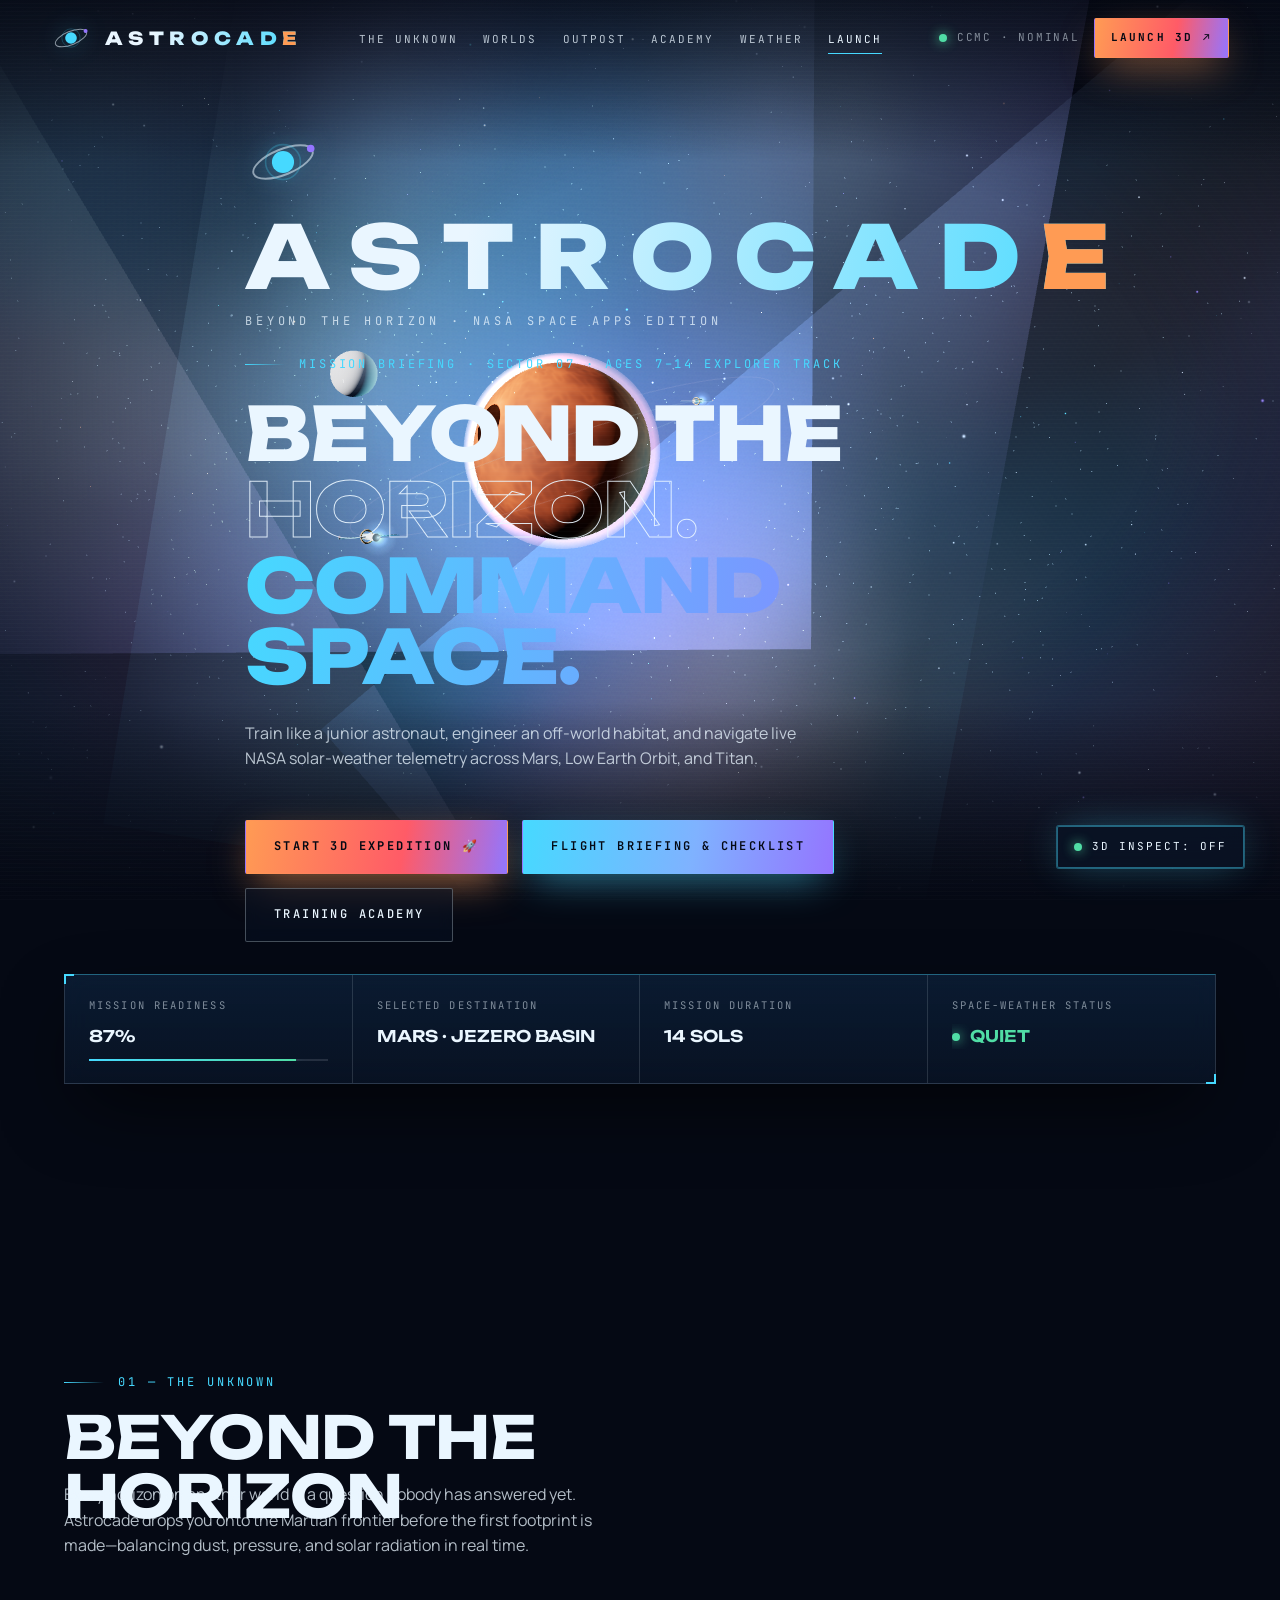
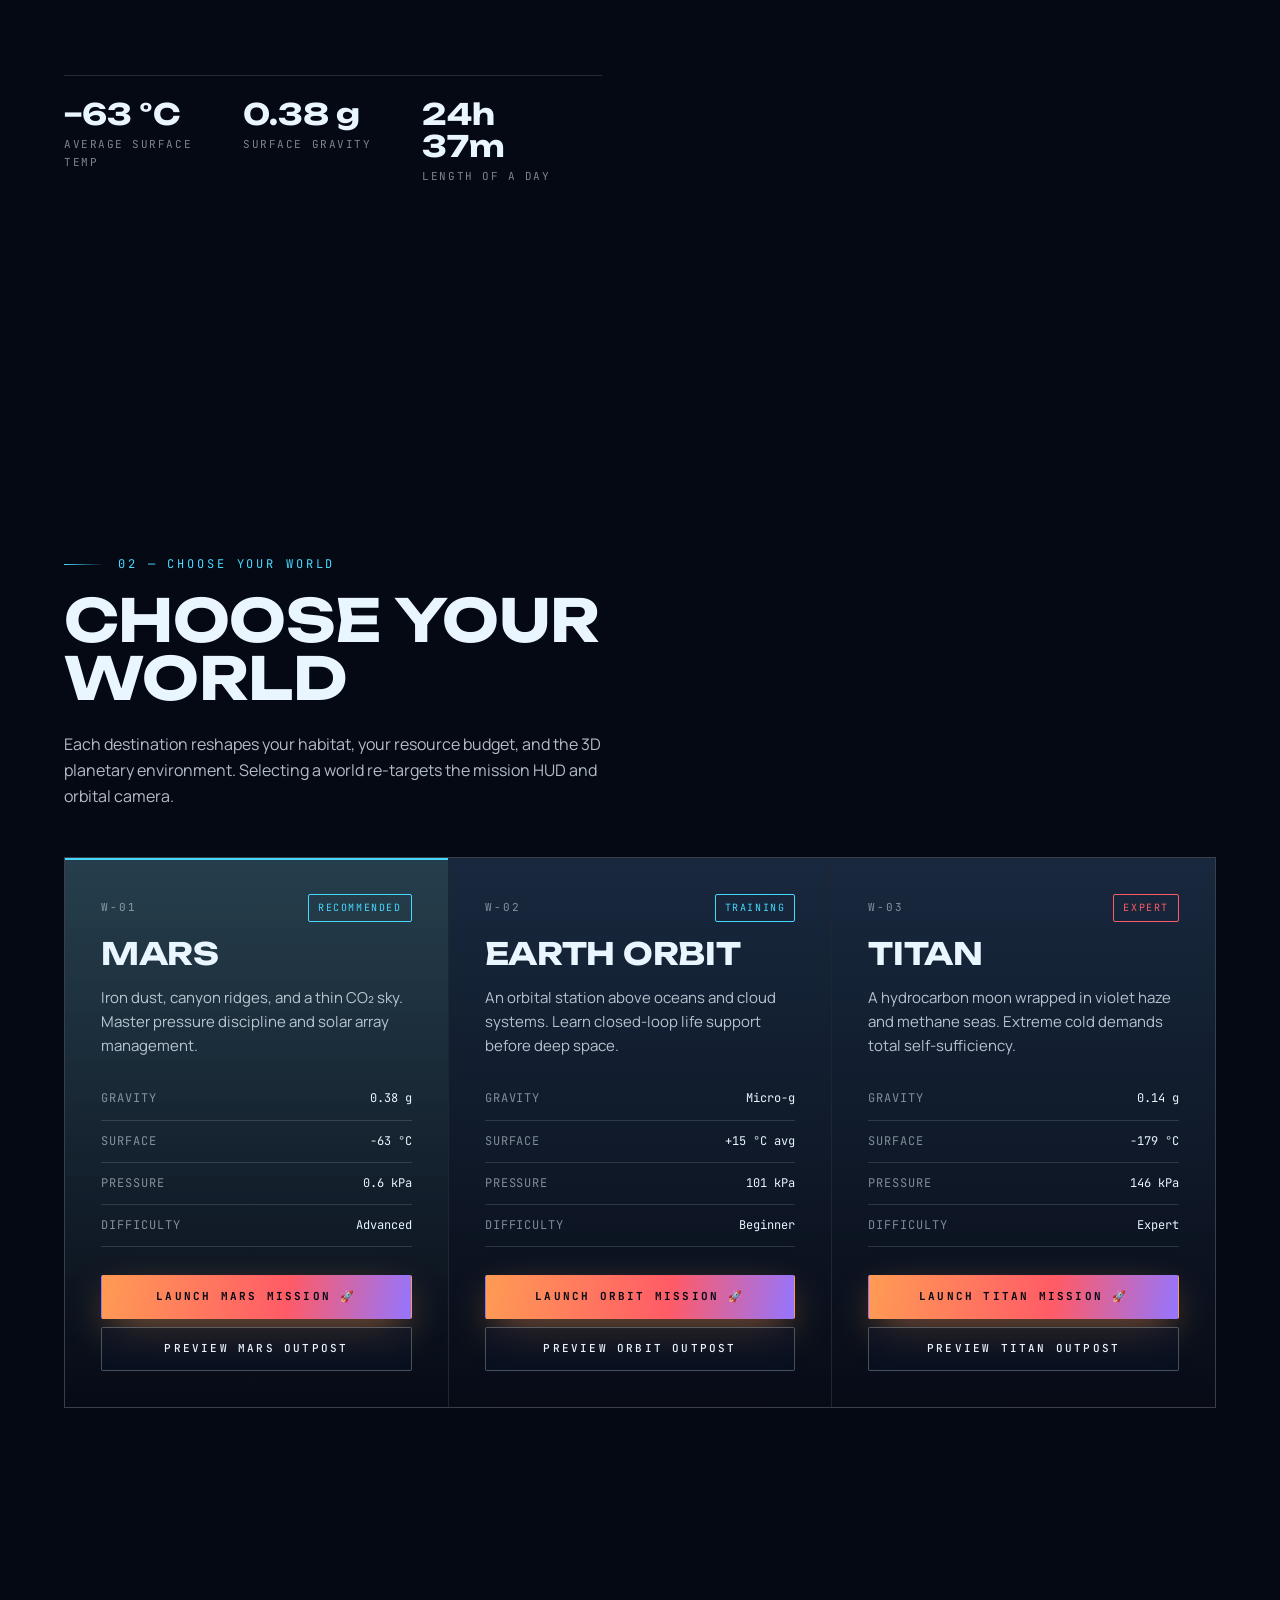
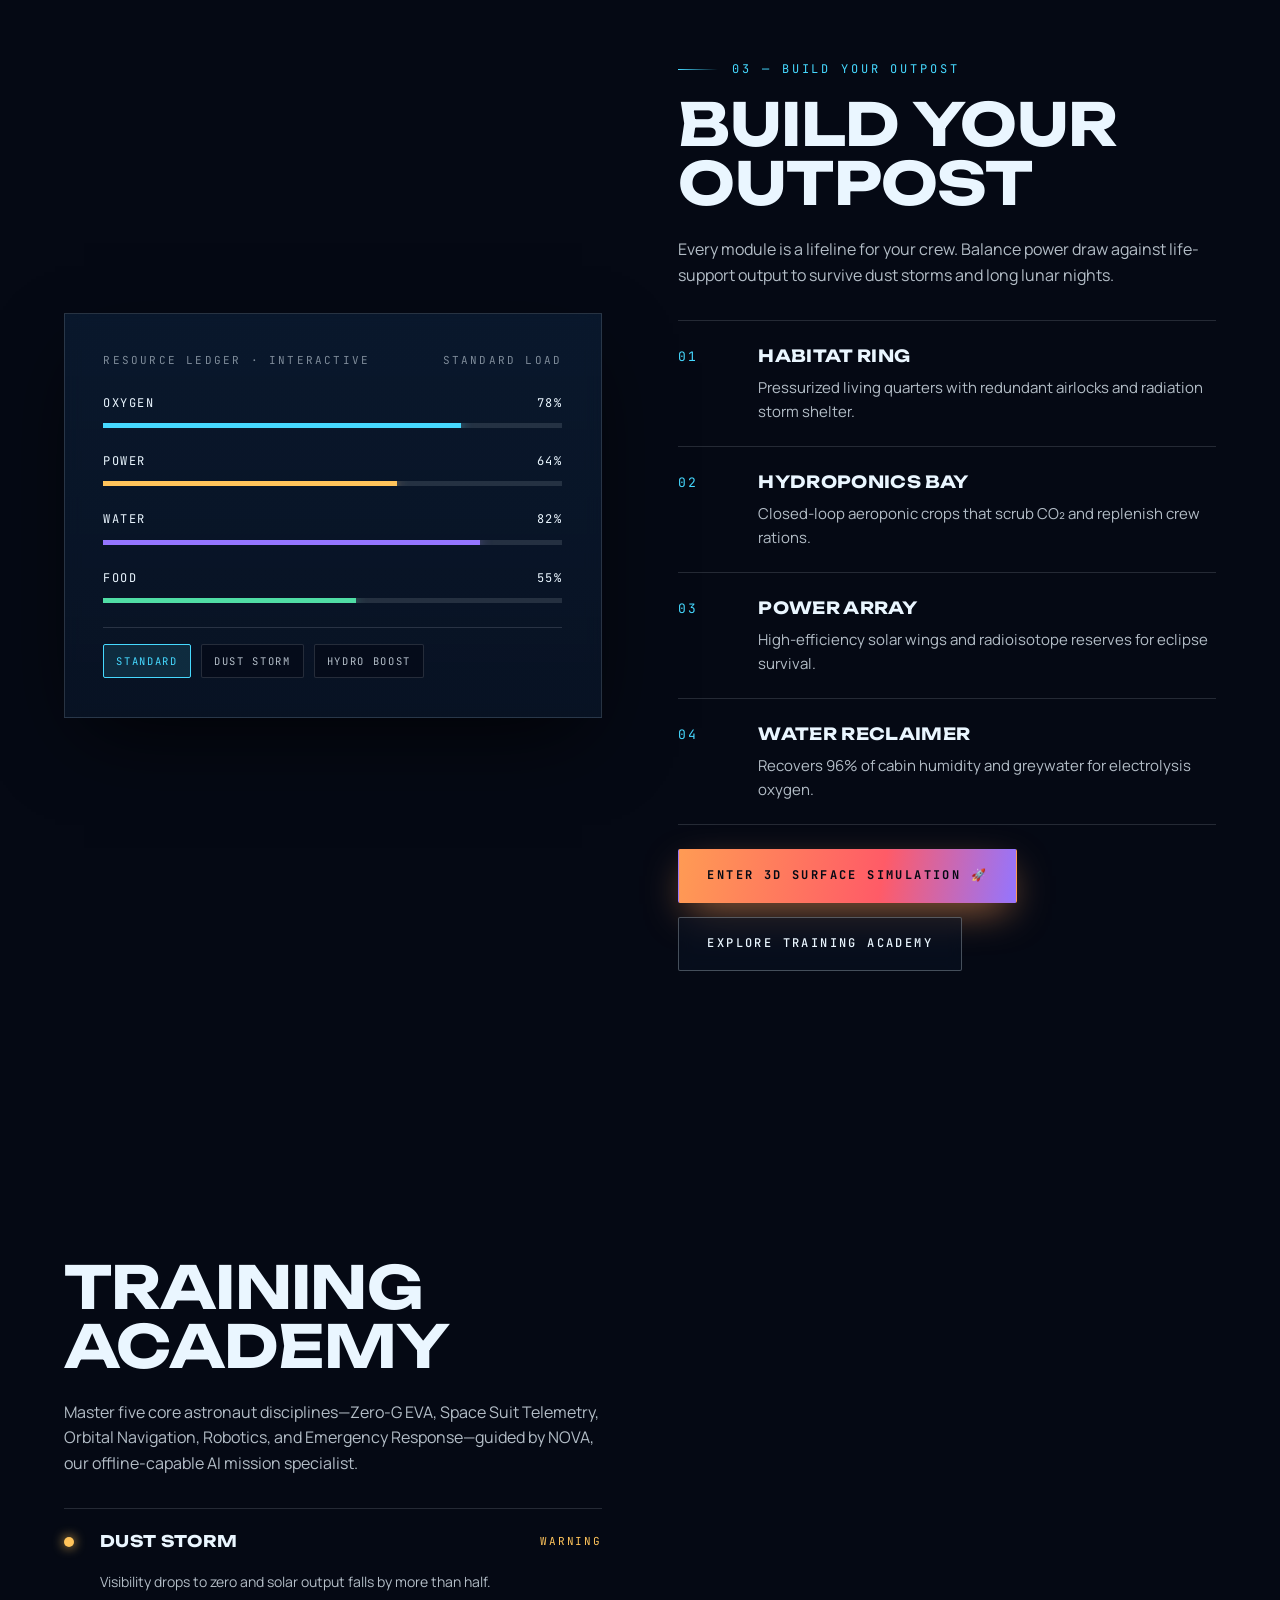
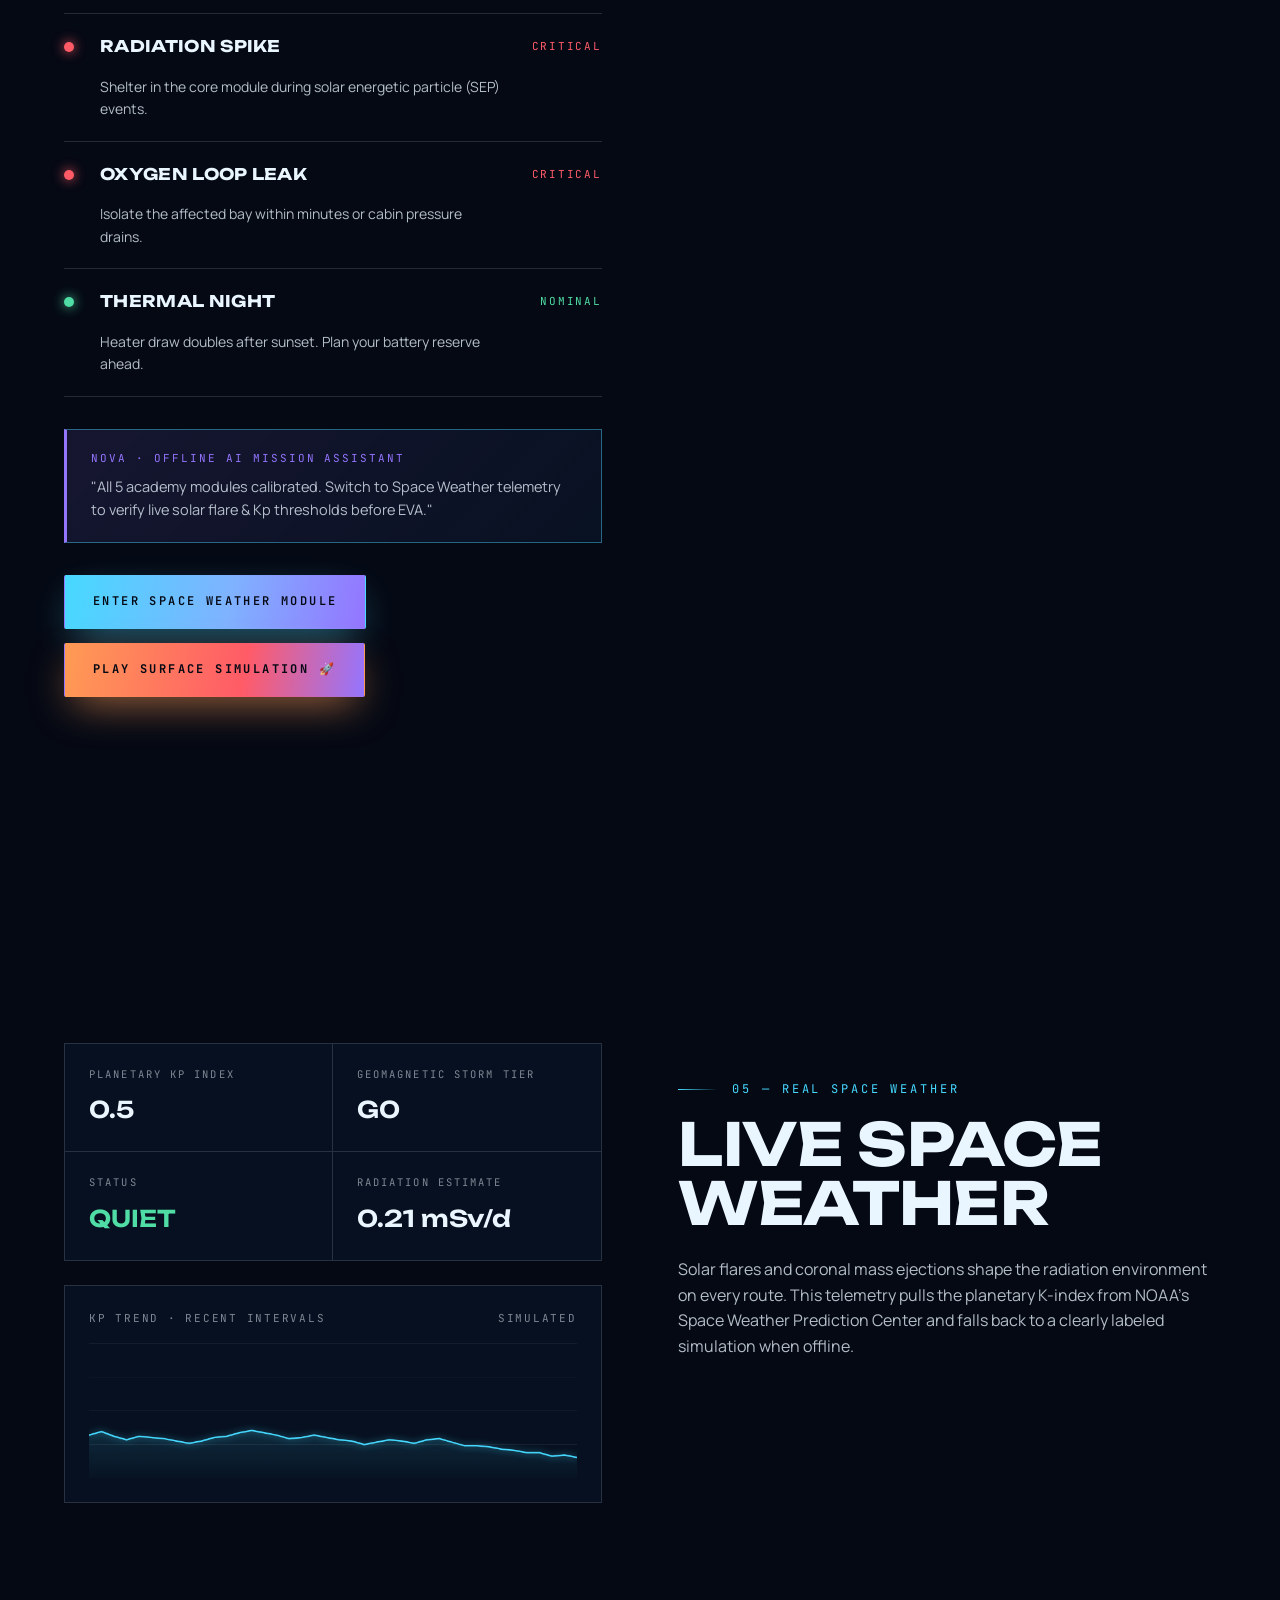
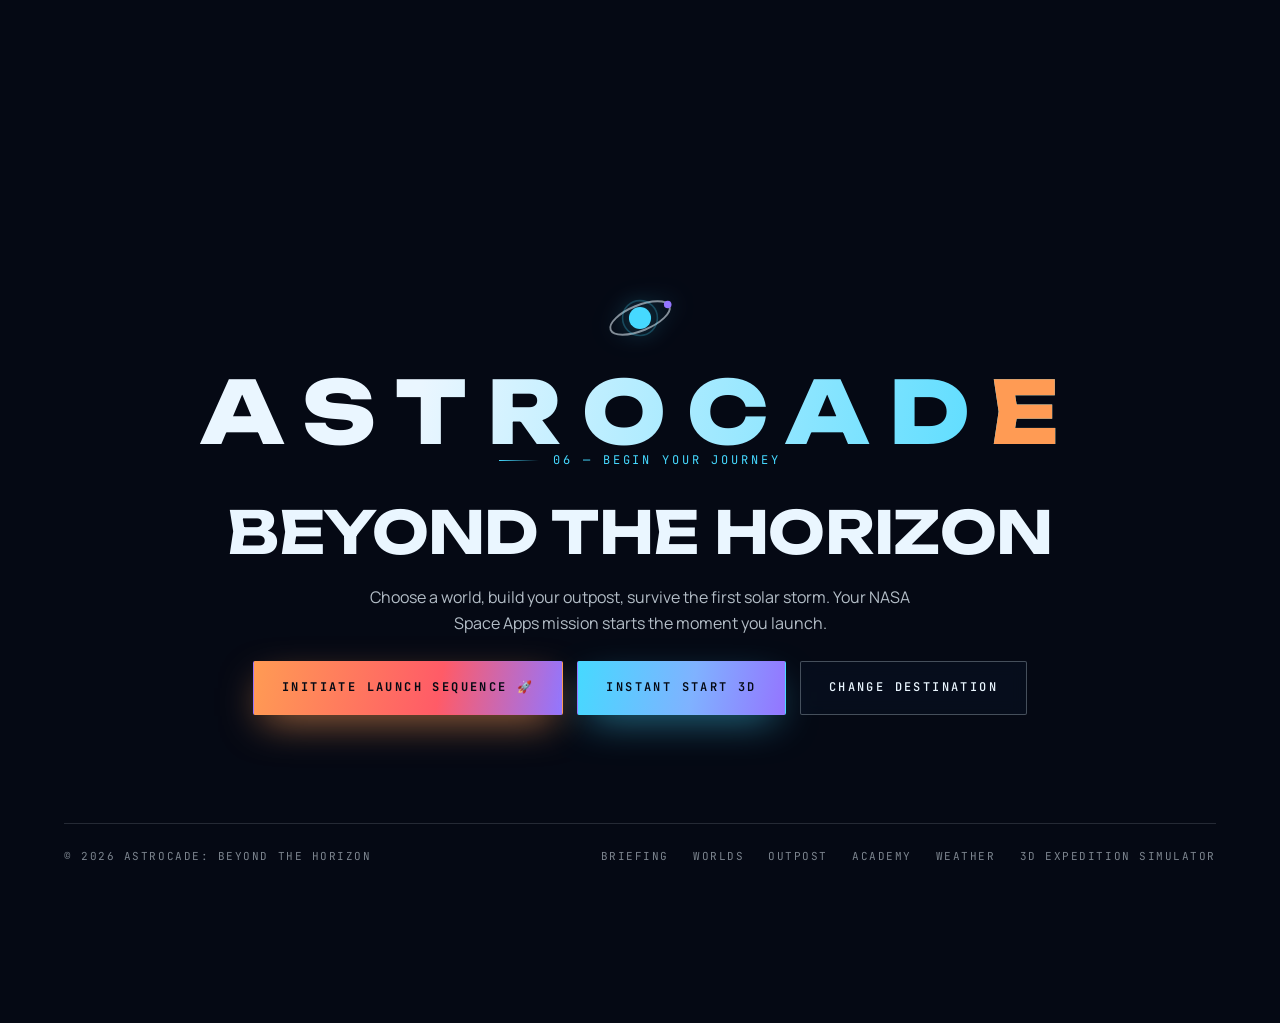
<file: index.html>
<!DOCTYPE html>
<html lang="en">
<head>
<meta charset="UTF-8">
<meta name="viewport" content="width=device-width, initial-scale=1, viewport-fit=cover">
<title>ASTROCADE: BEYOND THE HORIZON — NASA Space Apps Mission Trainer</title>
<meta name="description" content="ASTROCADE: BEYOND THE HORIZON — Explore another world. Command your outpost. Survive real NASA space weather in an interactive 3D astronaut mission trainer.">
<meta name="theme-color" content="#050914">
<link rel="icon" href="data:image/svg+xml,<svg xmlns='http://www.w3.org/2000/svg' viewBox='0 0 48 48'><circle cx='24' cy='24' r='20' fill='%23050914'/><circle cx='24' cy='24' r='9' fill='%2346D9FF'/><ellipse cx='24' cy='24' rx='19' ry='7' transform='rotate(-25 24 24)' fill='none' stroke='%23FF9B54' stroke-width='2'/></svg>">
<link rel="preconnect" href="https://fonts.googleapis.com">
<link rel="preconnect" href="https://fonts.gstatic.com" crossorigin>
<link href="https://fonts.googleapis.com/css2?family=Unbounded:wght@400;600;700;800&family=Manrope:wght@400;500;600;700&family=JetBrains+Mono:wght@400;500;600&display=swap" rel="stylesheet">
<!-- High-performance local Three.js with robust CDN fallback -->
<script src="js/three.min.js?v=2.2"></script>
<script src="js/OrbitControls.js?v=2.2"></script>
<script>
if (!window.THREE) document.write('<script src="https://cdnjs.cloudflare.com/ajax/libs/three.js/r128/three.min.js"><\\/script>');
if (!window.THREE || !window.THREE.OrbitControls) document.write('<script src="https://unpkg.com/three@0.128.0/examples/js/controls/OrbitControls.js"><\\/script>');
</script>
<style>
:root{
  --c-bg:#050914;
  --c-navy:#091426;
  --c-cosmic:#102C4C;
  --c-cyan:#46D9FF;
  --c-ice:#EAF6FF;
  --c-purple:#9475FF;
  --c-orange:#FF9B54;
  --c-success:#50DDA5;
  --c-warning:#FFC45B;
  --c-critical:#FF5B67;

  --c-line:rgba(234,246,255,.14);
  --c-line-strong:rgba(70,217,255,.42);
  --c-text-2:rgba(234,246,255,.76);
  --c-text-3:rgba(234,246,255,.52);

  --font-display:'Unbounded','Arial Black',system-ui,sans-serif;
  --font-body:'Manrope',system-ui,-apple-system,'Segoe UI',sans-serif;
  --font-mono:'JetBrains Mono',ui-monospace,SFMono-Regular,Menlo,monospace;

  --space-1:4px;--space-2:8px;--space-3:12px;--space-4:16px;--space-5:24px;--space-6:32px;--space-7:48px;--space-8:64px;--space-9:96px;
  --radius:2px;
  --ease-cine:cubic-bezier(.16,1,.3,1);
  --ease-out:cubic-bezier(.22,1,.36,1);
  --glow-cyan:0 0 0 1px rgba(70,217,255,.35),0 0 40px -8px rgba(70,217,255,.45);
  --shadow-deep:0 30px 80px -20px rgba(0,0,0,.78);
}

*,*::before,*::after{box-sizing:border-box;margin:0;padding:0}
html{background:var(--c-bg);color-scheme:dark;scroll-behavior:smooth;-webkit-text-size-adjust:100%}
body{
  font-family:var(--font-body);color:var(--c-ice);background:var(--c-bg);
  line-height:1.6;overflow-x:hidden;min-height:100vh;
  -webkit-font-smoothing:antialiased;-moz-osx-font-smoothing:grayscale;
}
body::before{
  content:"";position:fixed;inset:0;z-index:-1;
  background:
    radial-gradient(1100px 680px at 78% 18%,rgba(16,44,76,.62),transparent 62%),
    radial-gradient(900px 620px at 8% 92%,rgba(148,117,255,.14),transparent 60%),
    var(--c-bg);
}
a{color:inherit}
button{font:inherit;color:inherit;background:none;border:0;cursor:pointer}
img,svg,canvas{display:block;max-width:100%}
:focus-visible{outline:2px solid var(--c-cyan);outline-offset:4px}
::selection{background:var(--c-cyan);color:var(--c-bg)}

#scene{position:fixed;inset:0;width:100vw;height:100vh;z-index:0;pointer-events:none}
body.orbit-inspect #scene{pointer-events:auto;cursor:grab}
body.orbit-inspect #scene:active{cursor:grabbing}

.veil{
  position:fixed;inset:0;z-index:1;pointer-events:none;
  background:
    radial-gradient(ellipse at 60% 45%,transparent 36%,rgba(5,9,20,.84) 100%),
    linear-gradient(0deg,var(--c-bg) 0%,rgba(5,9,20,0) 22%),
    linear-gradient(180deg,rgba(5,9,20,.78) 0%,rgba(5,9,20,0) 18%);
  transition:opacity .5s var(--ease-out);
}
body.orbit-inspect .veil{opacity:.25}

.scanlines{
  position:fixed;inset:0;z-index:1;pointer-events:none;opacity:.035;
  background:repeating-linear-gradient(0deg,rgba(234,246,255,.5) 0 1px,transparent 1px 4px);
}

main{position:relative;z-index:2;transition:opacity .45s var(--ease-out)}
body.orbit-inspect main{opacity:.14;pointer-events:none}

.container{width:min(1280px,calc(100% - 2*clamp(20px,5vw,64px)));margin-inline:auto;position:relative}
.section{position:relative;min-height:100vh;min-height:100svh;display:flex;align-items:center;padding-block:clamp(96px,14vh,160px)}

/* ---------- Typography ---------- */
.eyebrow{
  font-family:var(--font-mono);font-size:12px;letter-spacing:.24em;text-transform:uppercase;
  color:var(--c-cyan);display:flex;align-items:center;gap:14px;
}
.eyebrow::before{content:"";width:40px;height:1px;background:linear-gradient(90deg,var(--c-cyan),transparent)}
.display{
  font-family:var(--font-display);font-weight:700;text-transform:uppercase;
  font-size:clamp(2.1rem,4.6vw,4.2rem);line-height:1;letter-spacing:-.01em;
  margin-block:var(--space-4) var(--space-5);
}
.lead{font-size:clamp(1rem,1.15vw,1.125rem);color:var(--c-text-2);max-width:56ch}
.mono{font-family:var(--font-mono)}

/* ---------- Reveal system ---------- */
.reveal{
  opacity:0;transform:translate3d(0,36px,0);filter:blur(6px);
  transition:opacity 1.2s var(--ease-cine),transform 1.4s var(--ease-cine),filter 1.2s var(--ease-cine);
  transition-delay:var(--d,0s);
}
.reveal.is-in{opacity:1;transform:none;filter:none}
.d1{--d:.12s}.d2{--d:.24s}.d3{--d:.36s}.d4{--d:.48s}.d5{--d:.6s}

/* ---------- Logo ---------- */
.logo{display:inline-flex;align-items:center;gap:14px;text-decoration:none}
.logo-mark{width:40px;height:40px;flex:none;filter:drop-shadow(0 0 12px rgba(70,217,255,.35))}
.logo-word{
  font-family:var(--font-display);font-weight:800;font-size:18px;letter-spacing:.32em;line-height:1;
  background:linear-gradient(100deg,#EAF6FF 25%,#46D9FF 100%);
  -webkit-background-clip:text;background-clip:text;color:transparent;
}
.logo-word .a{-webkit-text-fill-color:var(--c-orange);color:var(--c-orange)}
.logo-hero{display:flex;flex-direction:column;align-items:flex-start;gap:var(--space-4)}
.logo-hero .logo-mark{width:clamp(56px,6vw,76px);height:clamp(56px,6vw,76px)}
.logo-hero .logo-word{font-size:clamp(2.3rem,6.8vw,5.8rem);letter-spacing:.24em;line-height:.92}
.logo-sub{font-family:var(--font-mono);font-size:12px;letter-spacing:.32em;text-transform:uppercase;color:var(--c-text-2)}

/* ---------- Buttons ---------- */
.btn{
  position:relative;display:inline-flex;align-items:center;justify-content:center;gap:12px;
  min-height:54px;padding:0 28px;font-family:var(--font-mono);font-size:12px;font-weight:500;
  letter-spacing:.2em;text-transform:uppercase;text-decoration:none;color:var(--c-ice);
  border:1px solid rgba(234,246,255,.28);border-radius:var(--radius);overflow:hidden;isolation:isolate;
  transition:transform .6s var(--ease-out),box-shadow .6s var(--ease-out),border-color .4s,background .4s;
}
.btn::before{
  content:"";position:absolute;inset:0;z-index:-1;
  background:linear-gradient(100deg,transparent 30%,rgba(255,255,255,.35) 50%,transparent 70%);
  transform:translateX(-120%);transition:transform 1s var(--ease-cine);
}
.btn:hover::before{transform:translateX(120%)}
.btn:hover{transform:translateY(-2px);border-color:var(--c-cyan)}
.btn-primary{
  background:linear-gradient(100deg,var(--c-cyan) 0%,#7FB2FF 55%,var(--c-purple) 100%);
  color:var(--c-bg);border-color:transparent;font-weight:600;
  box-shadow:0 14px 40px -12px rgba(70,217,255,.6);
}
.btn-primary:hover{box-shadow:0 18px 50px -10px rgba(70,217,255,.85)}
.btn-launch{
  background:linear-gradient(100deg,#FF9B54 0%,#FF5B67 60%,#9475FF 100%);
  color:#050914;border-color:transparent;font-weight:700;
  box-shadow:0 14px 40px -10px rgba(255,155,84,.7);
}
.btn-launch:hover{box-shadow:0 18px 50px -8px rgba(255,155,84,.95)}
.btn-ghost{background:rgba(9,20,38,.48);backdrop-filter:blur(8px)}
.btn-sm{min-height:44px;padding:0 18px;font-size:11px}
.cta-row{display:flex;flex-wrap:wrap;gap:14px;margin-top:var(--space-5)}

/* ---------- Navigation ---------- */
.nav{
  position:fixed;top:0;left:0;right:0;z-index:50;height:76px;
  display:flex;align-items:center;justify-content:space-between;gap:var(--space-4);
  padding:0 clamp(20px,4vw,56px);border-bottom:1px solid transparent;
  transition:background .5s,border-color .5s;
}
.nav.is-scrolled{background:rgba(5,9,20,.82);backdrop-filter:blur(16px);border-bottom-color:var(--c-line)}
.nav-links{display:flex;gap:clamp(14px,2vw,30px);list-style:none}
.nav-links a{
  font-family:var(--font-mono);font-size:11px;letter-spacing:.18em;text-transform:uppercase;
  color:var(--c-text-2);text-decoration:none;position:relative;padding:8px 0;transition:color .4s;
}
.nav-links a::after{
  content:"";position:absolute;left:0;right:0;bottom:0;height:1px;background:var(--c-cyan);
  transform:scaleX(0);transform-origin:left;transition:transform .6s var(--ease-cine);
}
.nav-links a:hover,.nav-links a.is-active{color:var(--c-ice)}
.nav-links a:hover::after,.nav-links a.is-active::after{transform:scaleX(1)}
.nav-right{display:flex;align-items:center;gap:14px}
.nav-status{font-family:var(--font-mono);font-size:11px;letter-spacing:.16em;text-transform:uppercase;color:var(--c-text-3);display:flex;align-items:center;gap:10px;white-space:nowrap}
.nav-cta{min-height:40px;padding:0 16px;font-size:11px}

/* ---------- 3D Inspect Floating Control ---------- */
.orbit-btn{
  position:fixed;right:clamp(16px,3vw,36px);bottom:clamp(16px,3vw,32px);z-index:60;
  display:inline-flex;align-items:center;gap:10px;
  padding:11px 16px;border:1px solid var(--c-line-strong);border-radius:var(--radius);
  background:rgba(9,20,38,.78);backdrop-filter:blur(14px);
  font-family:var(--font-mono);font-size:11px;letter-spacing:.18em;text-transform:uppercase;
  color:var(--c-ice);box-shadow:var(--glow-cyan);
  transition:transform .4s var(--ease-out),background .3s,border-color .3s;
}
.orbit-btn:hover{transform:translateY(-2px);background:rgba(16,44,76,.9)}
.orbit-btn.is-on{background:var(--c-cyan);color:var(--c-bg);border-color:var(--c-cyan);font-weight:600}

/* ---------- Status tones ---------- */
.tone-success{--tone:var(--c-success)}
.tone-warning{--tone:var(--c-warning)}
.tone-critical{--tone:var(--c-critical)}
.dot{width:8px;height:8px;border-radius:50%;background:var(--tone,var(--c-success));box-shadow:0 0 12px var(--tone,var(--c-success));flex:none;animation:beat 2.4s ease-in-out infinite}
@keyframes beat{0%,100%{opacity:1}50%{opacity:.4}}

/* ---------- Hero ---------- */
.hero{min-height:100vh;min-height:100svh;padding-top:124px;padding-bottom:clamp(28px,5vh,56px);display:flex;flex-direction:column;justify-content:space-between;gap:var(--space-6)}
.hero-inner{flex:1;display:flex;flex-direction:column;justify-content:center;gap:var(--space-5);max-width:790px}
.hero-title{
  font-family:var(--font-display);font-weight:800;text-transform:uppercase;
  font-size:clamp(2.1rem,5.8vw,5.4rem);line-height:.96;letter-spacing:-.015em;
}
.hero-title .line{display:block;overflow:hidden;padding-bottom:.06em}
.hero-title .line > span{display:inline-block}
.hero-title .outline{color:transparent;-webkit-text-stroke:1px rgba(234,246,255,.9)}
.hero-title .accent{background:linear-gradient(100deg,#46D9FF,#9475FF);-webkit-background-clip:text;background-clip:text;color:transparent}
.hero-title .line.reveal > span{will-change:transform}

.hud{
  position:relative;
  background:linear-gradient(180deg,rgba(16,44,76,.52),rgba(9,20,38,.82));
  border:1px solid var(--c-line);border-top:1px solid var(--c-line-strong);
  backdrop-filter:blur(14px);box-shadow:var(--shadow-deep);
  display:grid;grid-template-columns:repeat(4,minmax(0,1fr));
}
.hud::before,.hud::after{
  content:"";position:absolute;width:10px;height:10px;border-color:var(--c-cyan);border-style:solid;pointer-events:none;
}
.hud::before{top:-1px;left:-1px;border-width:2px 0 0 2px}
.hud::after{bottom:-1px;right:-1px;border-width:0 2px 2px 0}

.hud-cell{padding:22px 24px;border-right:1px solid var(--c-line);display:flex;flex-direction:column;gap:10px;min-width:0}
.hud-cell:last-child{border-right:0}
.hud-label{font-family:var(--font-mono);font-size:10.5px;letter-spacing:.2em;text-transform:uppercase;color:var(--c-text-3)}
.hud-value{
  font-family:var(--font-display);font-size:clamp(.92rem,1.25vw,1.15rem);font-weight:600;
  display:flex;align-items:center;gap:10px;white-space:nowrap;overflow:hidden;text-overflow:ellipsis;
}
.hud-value .status-text{color:var(--tone,var(--c-ice))}
.meter{height:2px;background:rgba(234,246,255,.12);position:relative;overflow:hidden}
.meter .fill{
  position:absolute;inset:0 auto 0 0;width:0;
  background:var(--fill,linear-gradient(90deg,var(--c-cyan),var(--c-success)));
  transition:width 1.8s var(--ease-cine);box-shadow:0 0 12px var(--fill-glow,rgba(70,217,255,.7));
}
.meter.thick{height:5px}

/* ---------- Layouts ---------- */
.split{display:grid;grid-template-columns:minmax(0,1fr) minmax(0,1fr);gap:clamp(32px,6vw,96px);align-items:center}
.split.flip .copy{order:2}
.copy{max-width:580px}
.parallax{will-change:transform}

.facts{display:grid;grid-template-columns:repeat(3,minmax(0,1fr));margin-top:var(--space-7);border-top:1px solid var(--c-line)}
.fact{padding:22px 20px 0 0;display:flex;flex-direction:column;gap:6px}
.fact b{font-family:var(--font-display);font-size:clamp(1.35rem,2.3vw,2rem);font-weight:700;color:var(--c-ice);line-height:1.1}
.fact span{font-family:var(--font-mono);font-size:11px;letter-spacing:.14em;text-transform:uppercase;color:var(--c-text-3)}

/* ---------- Worlds ---------- */
.worlds-head{max-width:720px;margin-bottom:var(--space-7)}
.worlds{display:grid;grid-template-columns:repeat(3,minmax(0,1fr));gap:1px;background:rgba(234,246,255,.12);border:1px solid rgba(234,246,255,.12)}
.world{
  position:relative;padding:clamp(24px,3vw,36px);display:flex;flex-direction:column;gap:var(--space-4);
  background:linear-gradient(180deg,rgba(16,44,76,.5),rgba(5,9,20,.9));
  transition:background .8s var(--ease-out),box-shadow .8s var(--ease-out);
}
.world:hover{background:linear-gradient(180deg,rgba(16,44,76,.72),rgba(5,9,20,.92))}
.world.is-active{background:linear-gradient(180deg,rgba(70,217,255,.14),rgba(5,9,20,.94));box-shadow:inset 0 2px 0 var(--c-cyan)}
.world-head{display:flex;justify-content:space-between;align-items:center;font-family:var(--font-mono);font-size:11px;letter-spacing:.18em;text-transform:uppercase;color:var(--c-text-3)}
.world h3{font-family:var(--font-display);font-size:clamp(1.5rem,2.4vw,2rem);text-transform:uppercase;letter-spacing:-.01em;line-height:1.05}
.world p{color:var(--c-text-2);font-size:15px}
.tag{font-family:var(--font-mono);font-size:10px;letter-spacing:.16em;text-transform:uppercase;padding:5px 9px;border:1px solid currentColor;border-radius:var(--radius);color:var(--c-cyan)}
.tag.warn{color:var(--c-warning)}
.tag.crit{color:var(--c-critical)}
.world dl{margin-top:4px}
.world dl div{display:flex;justify-content:space-between;gap:16px;padding:11px 0;border-bottom:1px solid var(--c-line);font-family:var(--font-mono);font-size:12px}
.world dt{color:var(--c-text-3);letter-spacing:.08em;text-transform:uppercase}
.world dd{color:var(--c-ice);text-align:right}
.world-actions{margin-top:auto;padding-top:var(--space-3);display:flex;flex-direction:column;gap:8px}
.world-actions .btn{width:100%}

/* ---------- Outpost ---------- */
.modules{list-style:none;margin-top:var(--space-6)}
.module{display:grid;grid-template-columns:64px minmax(0,1fr);gap:var(--space-4);padding:22px 0;border-top:1px solid var(--c-line)}
.module:last-child{border-bottom:1px solid var(--c-line)}
.module-num{font-family:var(--font-mono);font-size:13px;color:var(--c-cyan);letter-spacing:.1em;padding-top:4px}
.module h4{font-family:var(--font-display);font-size:1.05rem;text-transform:uppercase;letter-spacing:.02em;margin-bottom:6px}
.module p{color:var(--c-text-2);font-size:15px}
.panel{position:relative;background:linear-gradient(180deg,rgba(16,44,76,.44),rgba(9,20,38,.86));border:1px solid var(--c-line);padding:clamp(24px,3vw,40px);box-shadow:var(--shadow-deep);backdrop-filter:blur(10px)}
.panel-title{font-family:var(--font-mono);font-size:11px;letter-spacing:.2em;text-transform:uppercase;color:var(--c-text-3);margin-bottom:var(--space-5);display:flex;justify-content:space-between;align-items:center;gap:12px;flex-wrap:wrap}
.res{margin-bottom:var(--space-5)}
.res:last-of-type{margin-bottom:var(--space-5)}
.res-head{display:flex;justify-content:space-between;font-family:var(--font-mono);font-size:12px;letter-spacing:.12em;text-transform:uppercase;margin-bottom:10px}
.res-head span:last-child{color:var(--c-ice)}
.panel-controls{display:flex;flex-wrap:wrap;gap:10px;padding-top:var(--space-4);border-top:1px solid var(--c-line)}
.chip-btn{
  font-family:var(--font-mono);font-size:10.5px;letter-spacing:.16em;text-transform:uppercase;
  padding:8px 12px;border:1px solid var(--c-line);border-radius:var(--radius);
  color:var(--c-text-2);background:rgba(5,9,20,.55);transition:border-color .3s,color .3s,background .3s;
}
.chip-btn:hover,.chip-btn.is-on{border-color:var(--c-cyan);color:var(--c-cyan);background:rgba(70,217,255,.12)}

/* ---------- Survive & Academy ---------- */
.threats{margin-top:var(--space-6);border-top:1px solid var(--c-line)}
.threat{display:grid;grid-template-columns:12px minmax(0,1fr) auto;gap:var(--space-4) var(--space-5);align-items:center;padding:20px 0;border-bottom:1px solid var(--c-line)}
.threat .dot{width:10px;height:10px}
.threat h4{font-family:var(--font-display);font-size:1rem;text-transform:uppercase;letter-spacing:.02em}
.threat p{color:var(--c-text-2);font-size:14px;grid-column:2}
.severity{font-family:var(--font-mono);font-size:11px;letter-spacing:.16em;text-transform:uppercase;color:var(--tone)}
.academy-actions{display:flex;flex-wrap:wrap;gap:14px;margin-top:var(--space-6)}
.nova-card{
  margin-top:var(--space-6);padding:20px 24px;border:1px solid var(--c-line-strong);border-left:3px solid var(--c-purple);
  background:linear-gradient(135deg,rgba(148,117,255,.12),rgba(9,20,38,.78));
  display:flex;flex-direction:column;gap:8px;
}
.nova-card .mono{font-size:11px;letter-spacing:.18em;text-transform:uppercase;color:var(--c-purple)}
.nova-card p{font-size:14.5px;color:var(--c-text-2)}

/* ---------- Weather ---------- */
.tele{display:grid;grid-template-columns:repeat(2,minmax(0,1fr));background:rgba(9,20,38,.7);border:1px solid var(--c-line);margin-bottom:var(--space-5)}
.tele .hud-cell{border-bottom:1px solid var(--c-line)}
.tele .hud-cell:nth-child(2n){border-right:0}
.tele .hud-cell:nth-last-child(-n+2){border-bottom:0}
.tele .hud-value{font-size:clamp(1.1rem,1.8vw,1.5rem)}
.spark-wrap{background:rgba(9,20,38,.7);border:1px solid var(--c-line);padding:var(--space-5)}
.spark-head{display:flex;justify-content:space-between;align-items:center;gap:var(--space-4);font-family:var(--font-mono);font-size:11px;letter-spacing:.16em;text-transform:uppercase;color:var(--c-text-3);margin-bottom:var(--space-4);flex-wrap:wrap}
#spark{width:100%;height:auto;aspect-ratio:800/220}
.advice{margin-top:var(--space-5);font-size:15px;color:var(--c-text-2);border-left:2px solid var(--tone,var(--c-cyan));padding-left:var(--space-4)}
.note{font-family:var(--font-mono);font-size:11px;color:var(--c-text-3);letter-spacing:.06em;margin-top:var(--space-4)}

/* ---------- Begin ---------- */
.begin .container{display:flex;flex-direction:column;align-items:center;text-align:center}
.begin .display{margin-top:var(--space-6)}
.begin .lead{margin-inline:auto}
.begin .cta-row{justify-content:center}
.begin .logo-hero{align-items:center}
.begin .logo-hero .logo-word{font-size:clamp(2.2rem,7vw,5.4rem)}
.foot{
  width:100%;margin-top:clamp(64px,12vh,120px);padding-top:var(--space-5);border-top:1px solid var(--c-line);
  display:flex;justify-content:space-between;align-items:center;gap:var(--space-5);flex-wrap:wrap;
  font-family:var(--font-mono);font-size:11px;letter-spacing:.14em;text-transform:uppercase;color:var(--c-text-3);
}
.foot nav{display:flex;flex-wrap:wrap;gap:var(--space-5)}
.foot a{text-decoration:none;transition:color .4s}
.foot a:hover{color:var(--c-cyan)}

/* ---------- Launch Briefing Modal ---------- */
.modal{
  position:fixed;inset:0;z-index:80;display:flex;align-items:center;justify-content:center;padding:20px;
  background:rgba(5,9,20,.82);backdrop-filter:blur(16px);
  opacity:0;pointer-events:none;transition:opacity .35s var(--ease-out);
}
.modal.is-open{opacity:1;pointer-events:auto}
.modal-card{
  width:min(640px,100%);background:linear-gradient(180deg,rgba(16,44,76,.85),rgba(5,9,20,.96));
  border:1px solid var(--c-line-strong);border-radius:var(--radius);padding:clamp(24px,4vw,40px);
  box-shadow:var(--glow-cyan),var(--shadow-deep);position:relative;
}
.modal-head{display:flex;justify-content:space-between;align-items:flex-start;gap:16px;margin-bottom:var(--space-5)}
.modal-close{
  font-family:var(--font-mono);font-size:11px;letter-spacing:.18em;text-transform:uppercase;
  padding:8px 12px;border:1px solid var(--c-line);border-radius:var(--radius);color:var(--c-text-2);
}
.modal-close:hover{border-color:var(--c-cyan);color:var(--c-cyan)}
.check-list{list-style:none;display:flex;flex-direction:column;gap:12px;margin-bottom:var(--space-5)}
.check-list li{
  display:flex;justify-content:space-between;align-items:center;gap:12px;padding:12px 14px;
  border:1px solid var(--c-line);background:rgba(5,9,20,.55);font-family:var(--font-mono);font-size:12px;
}
.check-list .ok{color:var(--c-success)}
.countdown-box{
  padding:16px;border:1px solid var(--c-line);background:rgba(5,9,20,.7);
  display:flex;justify-content:space-between;align-items:center;gap:16px;flex-wrap:wrap;
}
.countdown-val{font-family:var(--font-display);font-size:1.4rem;color:var(--c-cyan)}

/* ---------- Responsive ---------- */
@media (max-width:1024px){
  .hud{grid-template-columns:repeat(2,minmax(0,1fr))}
  .hud-cell:nth-child(2){border-right:0}
  .hud-cell:nth-child(-n+2){border-bottom:1px solid var(--c-line)}
  .worlds{grid-template-columns:1fr}
  .nav-status{display:none}
}
@media (max-width:860px){
  .nav-links{display:none}
  .split{grid-template-columns:1fr}
  .split.flip .copy{order:0}
  .facts{grid-template-columns:1fr}
  .fact{padding-bottom:var(--space-4)}
  .tele{grid-template-columns:1fr}
  .tele .hud-cell{border-right:0 !important}
  .tele .hud-cell:nth-last-child(2){border-bottom:1px solid var(--c-line) !important}
  .veil{background:linear-gradient(180deg,rgba(5,9,20,.6) 0%,rgba(5,9,20,.82) 55%,var(--c-bg) 100%)}
  .hero{padding-top:110px}
}
@media (max-width:560px){
  .hud{grid-template-columns:1fr}
  .hud-cell{border-right:0;border-bottom:1px solid var(--c-line)}
  .hud-cell:last-child{border-bottom:0}
  .btn{width:100%}
  .cta-row{flex-direction:column}
  .academy-actions .btn{width:100%}
  .module{grid-template-columns:44px minmax(0,1fr)}
  .threat{grid-template-columns:12px minmax(0,1fr)}
  .severity{grid-column:2}
  .foot{flex-direction:column;align-items:flex-start}
  .logo-word{font-size:15px;letter-spacing:.24em}
  .nav-cta{display:none}
}

@media (prefers-reduced-motion:reduce){
  html{scroll-behavior:auto}
  .reveal{opacity:1;transform:none;filter:none;transition:none}
  .dot{animation:none}
  .btn::before{display:none}
  .meter .fill{transition:none}
}
</style>
</head>
<body>

<canvas id="scene" aria-hidden="true"></canvas>
<div class="veil" aria-hidden="true"></div>
<div class="scanlines" aria-hidden="true"></div>

<header class="nav" id="nav">
  <a class="logo" href="#top" aria-label="ASTROCADE home">
    <svg class="logo-mark" viewBox="0 0 48 48" aria-hidden="true">
      <ellipse cx="24" cy="24" rx="20" ry="8" transform="rotate(-22 24 24)" fill="none" stroke="#EAF6FF" stroke-opacity=".55" stroke-width="1.2"/>
      <circle cx="24" cy="24" r="7" fill="#46D9FF"/>
      <circle cx="24" cy="24" r="11" fill="none" stroke="#46D9FF" stroke-opacity=".25"/>
      <circle cx="41.5" cy="15.5" r="2.4" fill="#9475FF"/>
    </svg>
    <span class="logo-word">ASTROCAD<span class="a">E</span></span>
  </a>
  <ul class="nav-links">
    <li><a href="#unknown" data-nav="unknown">The Unknown</a></li>
    <li><a href="#worlds" data-nav="worlds">Worlds</a></li>
    <li><a href="#outpost" data-nav="outpost">Outpost</a></li>
    <li><a href="#academy" data-nav="academy">Academy</a></li>
    <li><a href="#weather" data-nav="weather">Weather</a></li>
    <li><a href="#begin" data-nav="begin">Launch</a></li>
  </ul>
  <div class="nav-right">
    <div class="nav-status">
      <span class="dot tone-success" data-tone></span>
      <span>CCMC · Nominal</span>
    </div>
    <a class="btn btn-launch nav-cta" href="expedition.html">Launch 3D ↗</a>
  </div>
</header>

<button class="orbit-btn" id="orbitToggle" type="button" aria-pressed="false" title="Toggle 3D free-orbit inspection">
  <span class="dot tone-success"></span>
  <span id="orbitLabel">3D Inspect: Off</span>
</button>

<main>

  <!-- 00 · HERO -->
  <section id="top" class="hero" data-cam-section>
    <div class="container hero-inner">
      <div class="logo-hero reveal">
        <svg class="logo-mark" viewBox="0 0 48 48" aria-hidden="true">
          <ellipse cx="24" cy="24" rx="20" ry="8" transform="rotate(-22 24 24)" fill="none" stroke="#EAF6FF" stroke-opacity=".55" stroke-width="1.2"/>
          <circle cx="24" cy="24" r="7" fill="#46D9FF"/>
          <circle cx="24" cy="24" r="11" fill="none" stroke="#46D9FF" stroke-opacity=".25"/>
          <circle cx="41.5" cy="15.5" r="2.4" fill="#9475FF"/>
        </svg>
        <span class="logo-word">ASTROCAD<span class="a">E</span></span>
        <span class="logo-sub">Beyond the Horizon · NASA Space Apps Edition</span>
      </div>

      <p class="eyebrow reveal d1">Mission briefing · Sector 07 · Ages 7–14 Explorer Track</p>

      <h1 class="hero-title">
        <span class="line reveal d1"><span>BEYOND THE</span></span>
        <span class="line reveal d2"><span class="outline">HORIZON.</span></span>
        <span class="line reveal d3"><span class="accent">COMMAND SPACE.</span></span>
      </h1>

      <p class="lead reveal d4">Train like a junior astronaut, engineer an off-world habitat, and navigate live NASA solar-weather telemetry across Mars, Low Earth Orbit, and Titan.</p>

      <div class="cta-row reveal d5">
        <a class="btn btn-launch" href="expedition.html" id="heroStartGame">START 3D EXPEDITION 🚀</a>
        <button class="btn btn-primary" type="button" id="heroLaunchBriefing">FLIGHT BRIEFING &amp; CHECKLIST</button>
        <a class="btn btn-ghost" href="#academy">TRAINING ACADEMY</a>
      </div>
    </div>

    <aside class="container hud reveal d5" aria-label="Live mission information">
      <div class="hud-cell">
        <span class="hud-label">Mission readiness</span>
        <span class="hud-value" id="readiness">0%</span>
        <span class="meter"><span class="fill" id="readinessFill"></span></span>
      </div>
      <div class="hud-cell">
        <span class="hud-label">Selected destination</span>
        <span class="hud-value" data-hud-destination>MARS · JEZERO BASIN</span>
      </div>
      <div class="hud-cell">
        <span class="hud-label">Mission duration</span>
        <span class="hud-value" data-hud-duration>14 SOLS</span>
      </div>
      <div class="hud-cell">
        <span class="hud-label">Space-weather status</span>
        <span class="hud-value tone-success" data-tone><span class="dot" data-tone></span><span class="status-text" data-weather-status>QUIET</span></span>
      </div>
    </aside>
  </section>

  <!-- 01 · THE UNKNOWN -->
  <section id="unknown" class="section" data-cam-section>
    <div class="container split">
      <div class="copy">
        <p class="eyebrow reveal">01 — The Unknown</p>
        <h2 class="display reveal d1">Beyond The Horizon</h2>
        <div class="parallax" data-parallax="0.06">
          <p class="lead reveal d2" data-world-narrative>Every horizon on another world is a question nobody has answered yet. Astrocade drops you onto the Martian frontier before the first footprint is made—balancing dust, pressure, and solar radiation in real time.</p>
        </div>
        <div class="facts reveal d3">
          <div class="fact"><b data-fact-temp>−63 °C</b><span>Average surface temp</span></div>
          <div class="fact"><b data-fact-grav>0.38 g</b><span>Surface gravity</span></div>
          <div class="fact"><b data-fact-day>24h 37m</b><span>Length of a day</span></div>
        </div>
      </div>
    </div>
  </section>

  <!-- 02 · CHOOSE YOUR WORLD -->
  <section id="worlds" class="section" data-cam-section>
    <div class="container">
      <div class="worlds-head">
        <p class="eyebrow reveal">02 — Choose Your World</p>
        <h2 class="display reveal d1">Choose Your World</h2>
        <p class="lead reveal d2">Each destination reshapes your habitat, your resource budget, and the 3D planetary environment. Selecting a world re-targets the mission HUD and orbital camera.</p>
      </div>

      <div class="worlds reveal d2">
        <article class="world is-active" data-world-card="mars">
          <header class="world-head"><span>W-01</span><span class="tag">Recommended</span></header>
          <h3>Mars</h3>
          <p>Iron dust, canyon ridges, and a thin CO₂ sky. Master pressure discipline and solar array management.</p>
          <dl>
            <div><dt>Gravity</dt><dd>0.38 g</dd></div>
            <div><dt>Surface</dt><dd>−63 °C</dd></div>
            <div><dt>Pressure</dt><dd>0.6 kPa</dd></div>
            <div><dt>Difficulty</dt><dd>Advanced</dd></div>
          </dl>
          <div class="world-actions">
            <a class="btn btn-launch btn-sm" href="expedition.html?world=mars">Launch Mars Mission 🚀</a>
            <button class="btn btn-ghost btn-sm" type="button" data-world="mars">Preview Mars Outpost</button>
          </div>
        </article>

        <article class="world" data-world-card="earth">
          <header class="world-head"><span>W-02</span><span class="tag">Training</span></header>
          <h3>Earth Orbit</h3>
          <p>An orbital station above oceans and cloud systems. Learn closed-loop life support before deep space.</p>
          <dl>
            <div><dt>Gravity</dt><dd>Micro-g</dd></div>
            <div><dt>Surface</dt><dd>+15 °C avg</dd></div>
            <div><dt>Pressure</dt><dd>101 kPa</dd></div>
            <div><dt>Difficulty</dt><dd>Beginner</dd></div>
          </dl>
          <div class="world-actions">
            <a class="btn btn-launch btn-sm" href="expedition.html?world=earth">Launch Orbit Mission 🚀</a>
            <button class="btn btn-ghost btn-sm" type="button" data-world="earth">Preview Orbit Outpost</button>
          </div>
        </article>

        <article class="world" data-world-card="titan">
          <header class="world-head"><span>W-03</span><span class="tag crit">Expert</span></header>
          <h3>Titan</h3>
          <p>A hydrocarbon moon wrapped in violet haze and methane seas. Extreme cold demands total self-sufficiency.</p>
          <dl>
            <div><dt>Gravity</dt><dd>0.14 g</dd></div>
            <div><dt>Surface</dt><dd>−179 °C</dd></div>
            <div><dt>Pressure</dt><dd>146 kPa</dd></div>
            <div><dt>Difficulty</dt><dd>Expert</dd></div>
          </dl>
          <div class="world-actions">
            <a class="btn btn-launch btn-sm" href="expedition.html?world=titan">Launch Titan Mission 🚀</a>
            <button class="btn btn-ghost btn-sm" type="button" data-world="titan">Preview Titan Outpost</button>
          </div>
        </article>
      </div>
    </div>
  </section>

  <!-- 03 · BUILD YOUR OUTPOST -->
  <section id="outpost" class="section" data-cam-section>
    <div class="container split flip">
      <div class="copy">
        <p class="eyebrow reveal">03 — Build Your Outpost</p>
        <h2 class="display reveal d1">Build Your Outpost</h2>
        <p class="lead reveal d2">Every module is a lifeline for your crew. Balance power draw against life-support output to survive dust storms and long lunar nights.</p>
        <ol class="modules reveal d3">
          <li class="module"><span class="module-num">01</span><div><h4>Habitat Ring</h4><p>Pressurized living quarters with redundant airlocks and radiation storm shelter.</p></div></li>
          <li class="module"><span class="module-num">02</span><div><h4>Hydroponics Bay</h4><p>Closed-loop aeroponic crops that scrub CO₂ and replenish crew rations.</p></div></li>
          <li class="module"><span class="module-num">03</span><div><h4>Power Array</h4><p>High-efficiency solar wings and radioisotope reserves for eclipse survival.</p></div></li>
          <li class="module"><span class="module-num">04</span><div><h4>Water Reclaimer</h4><p>Recovers 96% of cabin humidity and greywater for electrolysis oxygen.</p></div></li>
        </ol>
        <div class="cta-row reveal d4">
          <a class="btn btn-launch" href="expedition.html">ENTER 3D SURFACE SIMULATION 🚀</a>
          <a class="btn btn-ghost" href="#academy">EXPLORE TRAINING ACADEMY</a>
        </div>
      </div>

      <div class="panel reveal d2" data-bars>
        <div class="panel-title">
          <span>Resource ledger · Interactive</span>
          <span id="outpostModeLabel">Standard Load</span>
        </div>
        <div class="res">
          <div class="res-head"><span>Oxygen</span><span id="val-o2">78%</span></div>
          <div class="meter thick"><span class="fill" id="bar-o2" data-w="78" style="--fill:var(--c-cyan);--fill-glow:rgba(70,217,255,.7)"></span></div>
        </div>
        <div class="res">
          <div class="res-head"><span>Power</span><span id="val-pwr">64%</span></div>
          <div class="meter thick"><span class="fill" id="bar-pwr" data-w="64" style="--fill:var(--c-warning);--fill-glow:rgba(255,196,91,.6)"></span></div>
        </div>
        <div class="res">
          <div class="res-head"><span>Water</span><span id="val-h2o">82%</span></div>
          <div class="meter thick"><span class="fill" id="bar-h2o" data-w="82" style="--fill:var(--c-purple);--fill-glow:rgba(148,117,255,.7)"></span></div>
        </div>
        <div class="res">
          <div class="res-head"><span>Food</span><span id="val-food">55%</span></div>
          <div class="meter thick"><span class="fill" id="bar-food" data-w="55" style="--fill:var(--c-success);--fill-glow:rgba(80,221,165,.6)"></span></div>
        </div>
        <div class="panel-controls" role="group" aria-label="Simulate outpost power profiles">
          <button class="chip-btn is-on" type="button" data-profile="standard">Standard</button>
          <button class="chip-btn" type="button" data-profile="storm">Dust Storm</button>
          <button class="chip-btn" type="button" data-profile="overdrive">Hydro Boost</button>
        </div>
      </div>
    </div>
  </section>

  <!-- 04 · SURVIVE THE MISSION (Training Academy) -->
  <section id="academy" class="section" data-cam-section>
    <div class="container split">
      <div class="copy">
        <p class="eyebrow reveal">04 — Survive the Mission · Training Academy</p>
        <h2 class="display reveal d1">Training Academy</h2>
        <p class="lead reveal d2">Master five core astronaut disciplines—Zero-G EVA, Space Suit Telemetry, Orbital Navigation, Robotics, and Emergency Response—guided by NOVA, our offline-capable AI mission specialist.</p>
        <div class="threats reveal d3">
          <div class="threat tone-warning">
            <span class="dot"></span>
            <h4>Dust Storm</h4>
            <span class="severity">Warning</span>
            <p>Visibility drops to zero and solar output falls by more than half.</p>
          </div>
          <div class="threat tone-critical">
            <span class="dot"></span>
            <h4>Radiation Spike</h4>
            <span class="severity">Critical</span>
            <p>Shelter in the core module during solar energetic particle (SEP) events.</p>
          </div>
          <div class="threat tone-critical">
            <span class="dot"></span>
            <h4>Oxygen Loop Leak</h4>
            <span class="severity">Critical</span>
            <p>Isolate the affected bay within minutes or cabin pressure drains.</p>
          </div>
          <div class="threat tone-success">
            <span class="dot"></span>
            <h4>Thermal Night</h4>
            <span class="severity">Nominal</span>
            <p>Heater draw doubles after sunset. Plan your battery reserve ahead.</p>
          </div>
        </div>
        <div class="nova-card reveal d3">
          <span class="mono">NOVA · Offline AI Mission Assistant</span>
          <p>"All 5 academy modules calibrated. Switch to Space Weather telemetry to verify live solar flare &amp; Kp thresholds before EVA."</p>
        </div>
        <div class="academy-actions reveal d4">
          <a class="btn btn-primary" href="#weather">ENTER SPACE WEATHER MODULE</a>
          <a class="btn btn-launch" href="expedition.html">PLAY SURFACE SIMULATION 🚀</a>
        </div>
      </div>
    </div>
  </section>

  <!-- 05 · REAL SPACE WEATHER -->
  <section id="weather" class="section" data-cam-section>
    <div class="container split flip">
      <div class="copy">
        <p class="eyebrow reveal">05 — Real Space Weather</p>
        <h2 class="display reveal d1">Live Space Weather</h2>
        <p class="lead reveal d2">Solar flares and coronal mass ejections shape the radiation environment on every route. This telemetry pulls the planetary K-index from NOAA's Space Weather Prediction Center and falls back to a clearly labeled simulation when offline.</p>
        <p class="advice reveal d3" data-advice>Monitoring conditions. Standard operations.</p>
        <p class="note reveal d3">Feed: <span data-feed>SIMULATED</span> · Refresh every 10 min</p>
      </div>

      <div class="reveal d2">
        <div class="tele">
          <div class="hud-cell">
            <span class="hud-label">Planetary Kp index</span>
            <span class="hud-value" data-kp>2.6</span>
          </div>
          <div class="hud-cell">
            <span class="hud-label">Geomagnetic storm tier</span>
            <span class="hud-value" data-gscale>G0</span>
          </div>
          <div class="hud-cell">
            <span class="hud-label">Status</span>
            <span class="hud-value tone-success" data-tone><span class="status-text" data-weather-status>QUIET</span></span>
          </div>
          <div class="hud-cell">
            <span class="hud-label">Radiation estimate</span>
            <span class="hud-value" data-rad>0.36 mSv/d</span>
          </div>
        </div>
        <div class="spark-wrap">
          <div class="spark-head"><span>Kp trend · recent intervals</span><span data-feed>SIMULATED</span></div>
          <canvas id="spark" width="800" height="220" aria-label="Kp index trend chart"></canvas>
        </div>
      </div>
    </div>
  </section>

  <!-- 06 · BEGIN YOUR JOURNEY -->
  <section id="begin" class="section begin" data-cam-section>
    <div class="container">
      <div class="logo-hero reveal">
        <svg class="logo-mark" viewBox="0 0 48 48" aria-hidden="true">
          <ellipse cx="24" cy="24" rx="20" ry="8" transform="rotate(-22 24 24)" fill="none" stroke="#EAF6FF" stroke-opacity=".55" stroke-width="1.2"/>
          <circle cx="24" cy="24" r="7" fill="#46D9FF"/>
          <circle cx="24" cy="24" r="11" fill="none" stroke="#46D9FF" stroke-opacity=".25"/>
          <circle cx="41.5" cy="15.5" r="2.4" fill="#9475FF"/>
        </svg>
        <span class="logo-word">ASTROCAD<span class="a">E</span></span>
      </div>
      <p class="eyebrow reveal d1">06 — Begin Your Journey</p>
      <h2 class="display reveal d2">Beyond The Horizon</h2>
      <p class="lead reveal d3">Choose a world, build your outpost, survive the first solar storm. Your NASA Space Apps mission starts the moment you launch.</p>
      <div class="cta-row reveal d4">
        <button class="btn btn-launch" type="button" id="openLaunchModal">INITIATE LAUNCH SEQUENCE 🚀</button>
        <a class="btn btn-primary" href="expedition.html">INSTANT START 3D</a>
        <a class="btn btn-ghost" href="#worlds">CHANGE DESTINATION</a>
      </div>

      <footer class="foot">
        <span>© <span data-year>2026</span> ASTROCADE: BEYOND THE HORIZON</span>
        <nav aria-label="Footer">
          <a href="#top">Briefing</a>
          <a href="#worlds">Worlds</a>
          <a href="#outpost">Outpost</a>
          <a href="#academy">Academy</a>
          <a href="#weather">Weather</a>
          <a href="expedition.html">3D Expedition Simulator</a>
        </nav>
      </footer>
    </div>
  </section>

</main>

<!-- Launch Sequence Modal -->
<div class="modal" id="launchModal" role="dialog" aria-modal="true" aria-labelledby="modalTitle">
  <div class="modal-card">
    <div class="modal-head">
      <div>
        <p class="eyebrow">Pre-Flight Clearance</p>
        <h3 class="display" id="modalTitle" style="font-size:clamp(1.4rem,3vw,2.1rem);margin-block:8px 0">Launch Sequence</h3>
      </div>
      <button class="modal-close" type="button" id="closeLaunchModal">Close [ESC]</button>
    </div>
    <ul class="check-list">
      <li><span>Target World</span><span class="ok" data-hud-destination>MARS · JEZERO BASIN</span></li>
      <li><span>Space-Weather Window</span><span class="ok" data-weather-status>QUIET</span></li>
      <li><span>NOVA AI Co-Pilot</span><span class="ok">ONLINE</span></li>
      <li><span>Life Support &amp; Power</span><span class="ok">87% NOMINAL</span></li>
    </ul>
    <div class="countdown-box">
      <div>
        <div class="hud-label">Ignition Status</div>
        <div class="countdown-val" id="countdownText">READY FOR T-MINUS 10s</div>
      </div>
      <button class="btn btn-primary btn-sm" type="button" id="startCountdown">ENGAGE THRUSTERS</button>
    </div>
    <div style="margin-top:14px; text-align:center;">
      <a class="btn btn-launch btn-sm" style="width:100%;" href="expedition.html">OR ENTER 3D EXPEDITION DIRECTLY ↗</a>
    </div>
  </div>
</div>

<!-- ============ UI CONTROLLER ============ -->
<script>
(() => {
  const $ = (s, r = document) => r.querySelector(s);
  const $$ = (s, r = document) => Array.from(r.querySelectorAll(s));
  const reduce = matchMedia('(prefers-reduced-motion: reduce)').matches;

  /* ---- World selection & dynamic facts ---- */
  const WORLDS = {
    mars: {
      destination: 'MARS · JEZERO BASIN',
      duration: '14 SOLS',
      temp: '−63 °C',
      grav: '0.38 g',
      day: '24h 37m',
      narrative: 'Every horizon on another world is a question nobody has answered yet. Astrocade drops you onto the Martian frontier before the first footprint is made—balancing dust, pressure, and solar radiation in real time.'
    },
    earth: {
      destination: 'LOW EARTH ORBIT · LEO-7',
      duration: '72 HOURS',
      temp: '+15 °C avg',
      grav: 'Micro-g',
      day: '92m Orbit',
      narrative: 'High above the blue terminator, your orbital station races through 16 sunrises every day. Master closed-loop oxygen, thermal radiators, and orbital docking before venturing into deep space.'
    },
    titan: {
      destination: 'TITAN · KRAKEN MARE',
      duration: '21 EARTH DAYS',
      temp: '−179 °C',
      grav: '0.14 g',
      day: '15d 22h',
      narrative: 'Beneath a dense nitrogen-methane haze, sunlight is 1% of Earth’s. Astrocade challenges you to keep cryo-insulated habitats warm and power reserves steady across Titan’s long twilight.'
    }
  };
  let currentWorld = 'mars';

  function setWorld(key) {
    const w = WORLDS[key];
    if (!w) return;
    currentWorld = key;
    $$('[data-world-card]').forEach(card => card.classList.toggle('is-active', card.dataset.worldCard === key));
    $$('[data-hud-destination]').forEach(el => el.textContent = w.destination);
    $$('[data-hud-duration]').forEach(el => el.textContent = w.duration);
    const tEl = $('[data-fact-temp]'), gEl = $('[data-fact-grav]'), dEl = $('[data-fact-day]'), nEl = $('[data-world-narrative]');
    if (tEl) tEl.textContent = w.temp;
    if (gEl) gEl.textContent = w.grav;
    if (dEl) dEl.textContent = w.day;
    if (nEl) nEl.textContent = w.narrative;
    const heroBtn = $('#heroStartGame');
    if (heroBtn) heroBtn.href = `expedition.html?world=${encodeURIComponent(key)}`;
    if (typeof window.astraSetWorld === 'function') window.astraSetWorld(key);
  }
  $$('[data-world]').forEach(link => link.addEventListener('click', () => setWorld(link.dataset.world)));
  setWorld(currentWorld);

  /* ---- Interactive Outpost Profile Switcher ---- */
  const PROFILES = {
    standard:  { label: 'Standard Load',    o2: 78, pwr: 64, h2o: 82, food: 55 },
    storm:     { label: 'Dust Storm Mode',  o2: 72, pwr: 31, h2o: 80, food: 54 },
    overdrive: { label: 'Hydroponic Boost', o2: 92, pwr: 48, h2o: 68, food: 84 }
  };
  $$('[data-profile]').forEach(btn => {
    btn.addEventListener('click', () => {
      const p = PROFILES[btn.dataset.profile];
      if (!p) return;
      $$('[data-profile]').forEach(b => b.classList.toggle('is-on', b === btn));
      $('#outpostModeLabel').textContent = p.label;
      const map = { o2: p.o2, pwr: p.pwr, h2o: p.h2o, food: p.food };
      Object.entries(map).forEach(([k, v]) => {
        const valEl = $('#val-' + k), barEl = $('#bar-' + k);
        if (valEl) valEl.textContent = v + '%';
        if (barEl) { barEl.dataset.w = v; barEl.style.width = v + '%'; }
      });
    });
  });

  /* ---- Readiness count-up ---- */
  const readinessEl = $('#readiness');
  const readinessFill = $('#readinessFill');
  function countUp(el, to, dur) {
    const t0 = performance.now();
    const tick = now => {
      const k = Math.min((now - t0) / dur, 1);
      el.textContent = Math.round(to * (1 - Math.pow(1 - k, 4))) + '%';
      if (k < 1) requestAnimationFrame(tick);
    };
    requestAnimationFrame(tick);
  }
  setTimeout(() => {
    if (readinessFill) readinessFill.style.width = '87%';
    if (readinessEl) countUp(readinessEl, 87, reduce ? 1 : 1800);
  }, 600);

  /* ---- Reveal and meter observer ---- */
  const io = new IntersectionObserver(entries => {
    entries.forEach(entry => {
      if (!entry.isIntersecting) return;
      const el = entry.target;
      el.classList.add('is-in');
      if (el.hasAttribute('data-bars')) {
        $$('.fill[data-w]', el).forEach(f => f.style.width = f.dataset.w + '%');
      }
      io.unobserve(el);
    });
  }, { threshold: 0.18, rootMargin: '0px 0px -8% 0px' });
  $$('.reveal, [data-bars]').forEach(el => io.observe(el));

  /* ---- Active nav state ---- */
  const navLinks = $$('[data-nav]');
  const navObserver = new IntersectionObserver(entries => {
    entries.forEach(entry => {
      if (!entry.isIntersecting) return;
      navLinks.forEach(a => a.classList.toggle('is-active', a.dataset.nav === entry.target.id));
    });
  }, { rootMargin: '-45% 0px -50% 0px' });
  ['unknown', 'worlds', 'outpost', 'academy', 'weather', 'begin'].forEach(id => {
    const s = document.getElementById(id);
    if (s) navObserver.observe(s);
  });

  /* ---- Scroll: header state and parallax ---- */
  const nav = $('#nav');
  const parallaxEls = $$('[data-parallax]');
  let ticking = false;
  function onScroll() {
    nav.classList.toggle('is-scrolled', scrollY > 40);
    if (!reduce) {
      parallaxEls.forEach(el => {
        const host = el.parentElement.getBoundingClientRect();
        const center = host.top + host.height / 2 - innerHeight / 2;
        el.style.transform = `translate3d(0,${(-center * parseFloat(el.dataset.parallax)).toFixed(1)}px,0)`;
      });
    }
    ticking = false;
  }
  addEventListener('scroll', () => {
    if (!ticking) { ticking = true; requestAnimationFrame(onScroll); }
  }, { passive: true });
  onScroll();

  /* ---- 3D Inspect Toggle ---- */
  const orbitBtn = $('#orbitToggle');
  const orbitLabel = $('#orbitLabel');
  if (orbitBtn) {
    orbitBtn.addEventListener('click', () => {
      const next = !document.body.classList.contains('orbit-inspect');
      document.body.classList.toggle('orbit-inspect', next);
      orbitBtn.classList.toggle('is-on', next);
      orbitBtn.setAttribute('aria-pressed', String(next));
      orbitLabel.textContent = next ? '3D Inspect: On (Drag)' : '3D Inspect: Off';
      if (typeof window.astraSetInspect === 'function') window.astraSetInspect(next);
    });
  }

  /* ---- Launch Modal & Countdown ---- */
  const modal = $('#launchModal');
  const openBtn = $('#openLaunchModal');
  const heroBriefBtn = $('#heroLaunchBriefing');
  const closeBtn = $('#closeLaunchModal');
  const startBtn = $('#startCountdown');
  const cdText = $('#countdownText');
  let cdTimer = null;

  function openModal() { modal.classList.add('is-open'); }
  function closeModal() {
    modal.classList.remove('is-open');
    if (cdTimer) { clearInterval(cdTimer); cdTimer = null; }
    cdText.textContent = 'READY FOR T-MINUS 10s';
    startBtn.disabled = false;
    startBtn.textContent = 'ENGAGE THRUSTERS';
  }
  if (openBtn) openBtn.addEventListener('click', openModal);
  if (heroBriefBtn) heroBriefBtn.addEventListener('click', openModal);
  if (closeBtn) closeBtn.addEventListener('click', closeModal);
  if (modal) modal.addEventListener('click', e => { if (e.target === modal) closeModal(); });
  addEventListener('keydown', e => { if (e.key === 'Escape' && modal.classList.contains('is-open')) closeModal(); });

  if (startBtn) {
    startBtn.addEventListener('click', () => {
      if (cdTimer) return;
      let t = 10;
      startBtn.disabled = true;
      startBtn.textContent = 'IGNITION ARMED';
      cdText.textContent = `T-MINUS ${t}s`;
      cdTimer = setInterval(() => {
        t--;
        if (t > 0) {
          cdText.textContent = `T-MINUS ${t}s`;
        } else {
          clearInterval(cdTimer);
          cdTimer = null;
          cdText.textContent = '🚀 LIFTOFF! ENTERING EXPEDITION…';
          startBtn.textContent = 'LAUNCHING…';
          setTimeout(() => {
            window.location.href = `expedition.html?world=${encodeURIComponent(currentWorld)}`;
          }, 900);
        }
      }, 650);
    });
  }

  /* ---- Space weather: NOAA SWPC feed with simulated fallback ---- */
  const weather = { kp: 2.6, hist: [], mode: 'SIMULATED' };
  const spark = $('#spark');

  const tierFor = kp => kp < 4 ? ['QUIET', 'tone-success'] : kp < 5 ? ['ACTIVE', 'tone-warning'] : ['STORM', 'tone-critical'];
  const gScale = kp => kp < 5 ? 'G0' : 'G' + Math.min(5, Math.floor(kp) - 4);
  const ADVICE = {
    'QUIET': 'Conditions nominal. Standard EVA windows apply. Keep radiation logs running.',
    'ACTIVE': 'Elevated geomagnetic activity. Limit surface EVA and monitor aurora-driven radiation.',
    'STORM': 'Geomagnetic storm in progress. Crew to shelter in the core module. Pause external operations.'
  };

  function drawSpark() {
    if (!spark) return;
    const ctx = spark.getContext('2d');
    const W = spark.width, H = spark.height;
    ctx.clearRect(0, 0, W, H);
    ctx.strokeStyle = 'rgba(234,246,255,0.08)';
    ctx.lineWidth = 1;
    for (let g = 0; g <= 4; g++) {
      const y = Math.round(H * g / 4) + 0.5;
      ctx.beginPath(); ctx.moveTo(0, y); ctx.lineTo(W, y); ctx.stroke();
    }
    const h = weather.hist;
    if (h.length < 2) return;

    // Draw gradient fill
    const grad = ctx.createLinearGradient(0, 0, 0, H);
    grad.addColorStop(0, 'rgba(70,217,255,0.35)');
    grad.addColorStop(1, 'rgba(70,217,255,0.02)');
    ctx.beginPath();
    h.forEach((v, i) => {
      const x = (i / (h.length - 1)) * W;
      const y = H - 24 - (Math.min(9, Math.max(0, v)) / 9) * (H - 48);
      if (i) ctx.lineTo(x, y); else ctx.moveTo(x, y);
    });
    ctx.lineTo(W, H); ctx.lineTo(0, H); ctx.closePath();
    ctx.fillStyle = grad;
    ctx.fill();

    // Draw high-visibility stroke
    ctx.beginPath();
    h.forEach((v, i) => {
      const x = (i / (h.length - 1)) * W;
      const y = H - 24 - (Math.min(9, Math.max(0, v)) / 9) * (H - 48);
      if (i) ctx.lineTo(x, y); else ctx.moveTo(x, y);
    });
    ctx.strokeStyle = '#46D9FF';
    ctx.lineWidth = 2.5;
    ctx.shadowColor = 'rgba(70,217,255,.65)';
    ctx.shadowBlur = 12;
    ctx.stroke();
    ctx.shadowBlur = 0;
  }

  function renderWeather() {
    const kp = weather.kp;
    const [label, tone] = tierFor(kp);
    $$('[data-kp]').forEach(el => el.textContent = kp.toFixed(1));
    $$('[data-gscale]').forEach(el => el.textContent = gScale(kp));
    $$('[data-feed]').forEach(el => el.textContent = weather.mode);
    $$('[data-rad]').forEach(el => el.textContent = (0.18 + kp * 0.07).toFixed(2) + ' mSv/d');
    $$('[data-weather-status]').forEach(el => el.textContent = label);
    $$('[data-tone]').forEach(el => {
      el.classList.remove('tone-success', 'tone-warning', 'tone-critical');
      el.classList.add(tone);
    });
    const advice = $('[data-advice]');
    if (advice) {
      advice.textContent = ADVICE[label];
      advice.classList.remove('tone-success', 'tone-warning', 'tone-critical');
      advice.classList.add(tone);
    }
    drawSpark();
  }

  function simulateStep() {
    if (weather.mode !== 'SIMULATED') return;
    const next = Math.min(9, Math.max(0, weather.kp + (Math.random() - 0.5) * 0.7));
    weather.kp = Math.round(next * 10) / 10;
    weather.hist.push(weather.kp);
    if (weather.hist.length > 40) weather.hist.shift();
    renderWeather();
  }

  async function loadFeed() {
    try {
      const ctrl = new AbortController();
      const timer = setTimeout(() => ctrl.abort(), 6000);
      const res = await fetch('https://services.swpc.noaa.gov/products/noaa-planetary-k-index.json', { signal: ctrl.signal, cache: 'no-store' });
      clearTimeout(timer);
      if (!res.ok) throw new Error('HTTP ' + res.status);
      const rows = await res.json();
      // Handle both object rows [{Kp: 3.33}] and array rows [["2026-...", "3.33"]]
      const vals = rows.map(r => {
        const v = (r && r.Kp !== undefined) ? r.Kp : (Array.isArray(r) ? r[1] : undefined);
        return typeof v === 'number' ? v : parseFloat(v);
      }).filter(Number.isFinite);

      if (!vals.length) throw new Error('empty feed');
      weather.hist = vals.slice(-40);
      weather.kp = vals[vals.length - 1];
      weather.mode = 'LIVE · NOAA SWPC';
    } catch (err) {
      weather.mode = 'SIMULATED';
      if (!weather.hist.length) {
        let k = weather.kp;
        for (let i = 0; i < 40; i++) {
          k = Math.min(9, Math.max(0, k + (Math.random() - 0.5) * 0.7));
          weather.hist.push(Math.round(k * 10) / 10);
        }
        weather.kp = weather.hist[weather.hist.length - 1];
      }
    }
    renderWeather();
  }
  loadFeed();
  setInterval(loadFeed, 600000);
  setInterval(simulateStep, 4000);

  /* ---- Footer year ---- */
  $$('[data-year]').forEach(el => el.textContent = new Date().getFullYear());
})();
</script>

<!-- ============ 3D SCENE (Three.js + Procedural PBR Worlds + Modular Station) ============ -->
<script>
(() => {
  const THREE = window.THREE;
  if (!THREE) return;
  const OrbitControls = THREE.OrbitControls || function() { return { enableDamping: false, enabled: false, update(){} }; };
  const canvas = document.getElementById('scene');
  if (!canvas) return;

  let renderer;
  try {
    renderer = new THREE.WebGLRenderer({ canvas, antialias: true, powerPreference: 'high-performance' });
  } catch (err) {
    console.warn('[ASTROCADE] WebGL unavailable, using CSS backdrop.', err);
    return;
  }

  const reduce = matchMedia('(prefers-reduced-motion: reduce)').matches;
  const speedMul = reduce ? 0.25 : 1;
  const MAX_DPR = 1.75;

  renderer.setPixelRatio(Math.min(window.devicePixelRatio, MAX_DPR));
  renderer.setSize(innerWidth, innerHeight, false);
  if (THREE.SRGBColorSpace) renderer.outputColorSpace = THREE.SRGBColorSpace;
  else if (renderer.outputEncoding !== undefined) renderer.outputEncoding = THREE.sRGBEncoding;
  renderer.toneMapping = THREE.ACESFilmicToneMapping;
  renderer.toneMappingExposure = 1.08;
  renderer.shadowMap.enabled = true;
  renderer.shadowMap.type = THREE.PCFSoftShadowMap;

  const scene = new THREE.Scene();
  scene.background = new THREE.Color(0x050914);

  const camera = new THREE.PerspectiveCamera(40, innerWidth / innerHeight, 0.1, 1400);
  camera.position.set(0, 2, 60);
  const camCur = camera.position.clone();
  const lookCur = new THREE.Vector3(2.5, 0, 0);

  /* OrbitControls for 3D Inspect mode */
  const controls = new OrbitControls(camera, renderer.domElement);
  controls.enableDamping = true;
  controls.dampingFactor = 0.06;
  controls.minDistance = 8.5;
  controls.maxDistance = 42;
  controls.enabled = false;
  let inspectMode = false;

  let composer = null;
  let bloomPass = null;
  if (typeof EffectComposer !== 'undefined') {
    try {
      composer = new EffectComposer(renderer);
      composer.addPass(new RenderPass(scene, camera));
      bloomPass = new UnrealBloomPass(new THREE.Vector2(innerWidth, innerHeight), 0.42, 0.55, 0.78);
      composer.addPass(bloomPass);
      if (typeof OutputPass !== 'undefined') composer.addPass(new OutputPass());
    } catch (e) {
      composer = null;
    }
  }

  /* ---------- Lighting & Sun Corona ---------- */
  const SUN_DIR = new THREE.Vector3(-34, 14, 22).normalize();
  const sun = new THREE.DirectionalLight(0xfff1e0, 2.7);
  sun.position.copy(SUN_DIR).multiplyScalar(65);
  sun.castShadow = true;
  sun.shadow.mapSize.set(2048, 2048);
  Object.assign(sun.shadow.camera, { left: -22, right: 22, top: 22, bottom: -22, near: 1, far: 150 });
  sun.shadow.camera.updateProjectionMatrix();
  sun.shadow.bias = -0.0004;
  sun.shadow.normalBias = 0.03;
  scene.add(sun);

  const rim = new THREE.DirectionalLight(0x46D9FF, 1.05);
  rim.position.set(30, -6, -24);
  scene.add(rim);
  scene.add(new THREE.HemisphereLight(0x9ec9ff, 0x050914, 0.34));

  function makeGlowTexture() {
    const c = document.createElement('canvas'); c.width = 128; c.height = 128;
    const ctx = c.getContext('2d');
    const g = ctx.createRadialGradient(64, 64, 0, 64, 64, 64);
    g.addColorStop(0, 'rgba(255,255,255,1)');
    g.addColorStop(0.2, 'rgba(255,244,220,0.45)');
    g.addColorStop(0.55, 'rgba(70,217,255,0.12)');
    g.addColorStop(1, 'rgba(255,255,255,0)');
    ctx.fillStyle = g;
    ctx.fillRect(0, 0, 128, 128);
    return new THREE.CanvasTexture(c);
  }
  const glowTex = makeGlowTexture();

  const sunCorona = new THREE.Sprite(new THREE.SpriteMaterial({
    map: glowTex, color: 0xffe6c2, blending: THREE.AdditiveBlending, depthWrite: false, transparent: true, opacity: 0.9
  }));
  sunCorona.position.copy(SUN_DIR).multiplyScalar(280);
  sunCorona.scale.set(64, 64, 1);
  scene.add(sunCorona);

  /* ---------- Procedural noise ---------- */
  const hash = (ix, iy, s) => {
    let h = Math.imul(ix, 374761393) ^ Math.imul(iy, 668265263) ^ Math.imul(s, 1442695041);
    h = Math.imul(h ^ (h >>> 13), 1274126177);
    h ^= h >>> 16;
    return (h >>> 0) / 4294967295;
  };
  const wrap = (a, p) => ((a % p) + p) % p;
  const vnoise = (x, y, period, s) => {
    const xi = Math.floor(x), yi = Math.floor(y);
    const xf = x - xi, yf = y - yi;
    const x0 = wrap(xi, period), x1 = wrap(xi + 1, period);
    const sx = xf * xf * (3 - 2 * xf), sy = yf * yf * (3 - 2 * yf);
    const a = hash(x0, yi, s), b = hash(x1, yi, s);
    const c = hash(x0, yi + 1, s), d = hash(x1, yi + 1, s);
    const top = a + (b - a) * sx;
    const bot = c + (d - c) * sx;
    return top + (bot - top) * sy;
  };
  const fbm = (u, v, s) => {
    let sum = 0, amp = 0.5, norm = 0, f = 1;
    for (let o = 0; o < 6; o++) {
      const px = 4 * f;
      sum += amp * vnoise(u * px, v * px * 0.5, px, s + o * 17);
      norm += amp;
      amp *= 0.5;
      f *= 2;
    }
    return sum / norm;
  };
  const ramp = (stops, t, o) => {
    if (t <= stops[0][0]) { o[0] = stops[0][1][0]; o[1] = stops[0][1][1]; o[2] = stops[0][1][2]; return; }
    for (let i = 1; i < stops.length; i++) {
      const t1 = stops[i][0], c1 = stops[i][1];
      if (t <= t1) {
        const t0 = stops[i - 1][0], c0 = stops[i - 1][1];
        const k = (t - t0) / (t1 - t0);
        o[0] = c0[0] + (c1[0] - c0[0]) * k;
        o[1] = c0[1] + (c1[1] - c0[1]) * k;
        o[2] = c0[2] + (c1[2] - c0[2]) * k;
        return;
      }
    }
    const last = stops[stops.length - 1][1];
    o[0] = last[0]; o[1] = last[1]; o[2] = last[2];
  };

  const MARS_STOPS = [[0, [52, 22, 14]], [0.38, [126, 58, 30]], [0.62, [192, 92, 46]], [0.84, [235, 145, 92]], [1, [255, 210, 165]]];
  const EARTH_STOPS = [[0, [6, 31, 62]], [0.44, [14, 78, 128]], [0.5, [28, 128, 162]], [0.53, [72, 142, 94]], [0.7, [44, 108, 70]], [0.84, [142, 126, 88]], [1, [235, 245, 250]]];
  const TITAN_STOPS = [[0, [36, 26, 62]], [0.4, [88, 70, 136]], [0.62, [148, 117, 255]], [0.82, [205, 174, 255]], [1, [255, 155, 84]]];

  function makeWorldTextures(stops, seed, isEarth = false) {
    const W = 768, H = 384;
    const c = document.createElement('canvas'); c.width = W; c.height = H;
    const cx = c.getContext('2d');
    const img = cx.createImageData(W, H);

    const bc = document.createElement('canvas'); bc.width = W; bc.height = H;
    const bx = bc.getContext('2d');
    const bimg = bx.createImageData(W, H);

    const rc = document.createElement('canvas'); rc.width = W; rc.height = H;
    const rx = rc.getContext('2d');
    const rimg = rx.createImageData(W, H);

    const d = img.data, bd = bimg.data, rd = rimg.data;
    const o = [0, 0, 0];
    for (let y = 0; y < H; y++) {
      const v = y / H;
      const lat = Math.abs(v - 0.5) * 2;
      for (let x = 0; x < W; x++) {
        const u = x / W;
        const warpU = u + 0.04 * (fbm(u, v, seed + 77) - 0.5);
        let n = fbm(warpU, v, seed);
        const ridge = 1 - Math.abs(vnoise(u * 64, v * 32, 64, seed + 400) * 2 - 1);
        n = Math.min(1, Math.max(0, n * 0.9 + ridge * 0.06));
        if (lat > 0.86) n = Math.min(1, n + (lat - 0.86) * 2.4);
        ramp(stops, n, o);
        const i = (y * W + x) * 4;
        d[i] = o[0]; d[i + 1] = o[1]; d[i + 2] = o[2]; d[i + 3] = 255;
        const b = n * 255;
        bd[i] = b; bd[i + 1] = b; bd[i + 2] = b; bd[i + 3] = 255;
        const rough = isEarth && n < 0.505 ? 70 : 230;
        rd[i] = rough; rd[i + 1] = rough; rd[i + 2] = rough; rd[i + 3] = 255;
      }
    }
    cx.putImageData(img, 0, 0);
    bx.putImageData(bimg, 0, 0);
    rx.putImageData(rimg, 0, 0);

    const map = new THREE.CanvasTexture(c);
    if (THREE.SRGBColorSpace) map.colorSpace = THREE.SRGBColorSpace;
    else if (map.encoding !== undefined) map.encoding = THREE.sRGBEncoding;
    map.anisotropy = 8;
    const bump = new THREE.CanvasTexture(bc);
    const roughMap = new THREE.CanvasTexture(rc);
    return { map, bump, roughMap };
  }

  function makeCloudTexture(seed) {
    const W = 512, H = 256;
    const c = document.createElement('canvas'); c.width = W; c.height = H;
    const cx = c.getContext('2d');
    const img = cx.createImageData(W, H);
    const d = img.data;
    for (let y = 0; y < H; y++) {
      const v = y / H;
      for (let x = 0; x < W; x++) {
        const n = fbm(x / W, v, seed);
        const t = Math.min(1, Math.max(0, (n - 0.49) / 0.21));
        const a = t * t * (3 - 2 * t);
        const i = (y * W + x) * 4;
        d[i] = 255; d[i + 1] = 255; d[i + 2] = 255; d[i + 3] = a * 255;
      }
    }
    cx.putImageData(img, 0, 0);
    const tex = new THREE.CanvasTexture(c);
    if (THREE.SRGBColorSpace) tex.colorSpace = THREE.SRGBColorSpace;
    else if (tex.encoding !== undefined) tex.encoding = THREE.sRGBEncoding;
    return tex;
  }

  function makeNebulaTexture(colors, seed) {
    const S = 512;
    const c = document.createElement('canvas'); c.width = S; c.height = S;
    const ctx = c.getContext('2d');
    let s = seed;
    const rnd = () => { s = (s * 16807) % 2147483647; return s / 2147483647; };
    for (let i = 0; i < 34; i++) {
      const x = rnd() * S, y = rnd() * S, r = 70 + rnd() * 170;
      const col = colors[i % colors.length];
      const g = ctx.createRadialGradient(x, y, 0, x, y, r);
      g.addColorStop(0, `rgba(${col},0.22)`);
      g.addColorStop(1, `rgba(${col},0)`);
      ctx.fillStyle = g;
      ctx.fillRect(0, 0, S, S);
    }
    const tex = new THREE.CanvasTexture(c);
    if (THREE.SRGBColorSpace) tex.colorSpace = THREE.SRGBColorSpace;
    else if (tex.encoding !== undefined) tex.encoding = THREE.sRGBEncoding;
    return tex;
  }

  /* ---------- Build worlds ---------- */
  const worldTex = {
    mars:  makeWorldTextures(MARS_STOPS, 11, false),
    earth: makeWorldTextures(EARTH_STOPS, 27, true),
    titan: makeWorldTextures(TITAN_STOPS, 53, false)
  };
  const cloudTex = makeCloudTexture(91);
  const WORLD_DEF = {
    mars:  { tex: worldTex.mars,  clouds: false, ring: false, atmo: [1.0, 0.48, 0.28], spin: 0.035 },
    earth: { tex: worldTex.earth, clouds: true,  ring: false, atmo: [0.30, 0.85, 1.0], spin: 0.05 },
    titan: { tex: worldTex.titan, clouds: false, ring: true,  atmo: [0.58, 0.46, 1.0], spin: 0.02 }
  };

  /* ---------- Planet system ---------- */
  const planetGroup = new THREE.Group();
  planetGroup.rotation.z = 0.32;
  scene.add(planetGroup);

  const planetMat = new THREE.MeshStandardMaterial({ roughness: 0.88, metalness: 0.04, bumpScale: 0.045 });
  const planet = new THREE.Mesh(new THREE.SphereGeometry(5, 160, 120), planetMat);
  planet.receiveShadow = true;
  planetGroup.add(planet);

  const clouds = new THREE.Mesh(
    new THREE.SphereGeometry(5.06, 128, 96),
    new THREE.MeshStandardMaterial({ map: cloudTex, transparent: true, depthWrite: false, roughness: 1, opacity: 0.92 })
  );
  clouds.visible = false;
  planetGroup.add(clouds);

  /* Titan icy ring system */
  const ringGeo = new THREE.RingGeometry(6.8, 10.2, 128);
  const ringMat = new THREE.MeshBasicMaterial({
    color: 0x9475FF, side: THREE.DoubleSide, transparent: true, opacity: 0.22, blending: THREE.AdditiveBlending, depthWrite: false
  });
  const titanRing = new THREE.Mesh(ringGeo, ringMat);
  titanRing.rotation.x = Math.PI * 0.44;
  titanRing.visible = false;
  planetGroup.add(titanRing);

  /* Fresnel + Sun Terminator Atmosphere */
  const atmoUniform = {
    uColor: { value: new THREE.Vector3(1.0, 0.48, 0.28) },
    uSun:   { value: SUN_DIR.clone() }
  };
  const atmoTarget = new THREE.Vector3(1.0, 0.48, 0.28);
  const atmo = new THREE.Mesh(
    new THREE.SphereGeometry(5.55, 128, 96),
    new THREE.ShaderMaterial({
      uniforms: atmoUniform,
      vertexShader: `
        varying vec3 vN;
        varying vec3 vWorldN;
        void main(){
          vN = normalize(normalMatrix * normal);
          vWorldN = normalize(mat3(modelMatrix) * normal);
          gl_Position = projectionMatrix * modelViewMatrix * vec4(position, 1.0);
        }`,
      fragmentShader: `
        uniform vec3 uColor;
        uniform vec3 uSun;
        varying vec3 vN;
        varying vec3 vWorldN;
        void main(){
          float fresnel = pow(0.64 - dot(vN, vec3(0.0, 0.0, 1.0)), 3.0);
          fresnel = clamp(fresnel, 0.0, 1.0);
          float day = smoothstep(-0.35, 0.65, dot(vWorldN, uSun));
          gl_FragColor = vec4(uColor * (0.45 + 0.85 * day), fresnel * 1.15);
        }`,
      side: THREE.BackSide,
      blending: THREE.AdditiveBlending,
      transparent: true,
      depthWrite: false
    })
  );
  planetGroup.add(atmo);

  /* Moon */
  const moonPlane = new THREE.Group();
  const invQ = planetGroup.quaternion.clone().invert();
  const localSun = SUN_DIR.clone().applyQuaternion(invQ);
  moonPlane.quaternion.setFromUnitVectors(new THREE.Vector3(0, 0, 1), localSun);
  planetGroup.add(moonPlane);
  const moonArm = new THREE.Group();
  moonArm.rotation.y = -Math.PI / 2;
  moonPlane.add(moonArm);
  const moon = new THREE.Mesh(
    new THREE.SphereGeometry(1.18, 64, 48),
    new THREE.MeshStandardMaterial({ color: 0x9aa3b5, roughness: 0.94 })
  );
  moon.position.set(13, 0, 0);
  moon.castShadow = true;
  moon.receiveShadow = true;
  moonArm.add(moon);

  /* Orbital Trajectory Guide Rings */
  function makeOrbitLine(r, tilt, color, opacity) {
    const pts = [];
    for (let i = 0; i <= 128; i++) {
      const a = (i / 128) * Math.PI * 2;
      pts.push(new THREE.Vector3(Math.cos(a) * r, Math.sin(a) * Math.sin(tilt) * r * 0.3, Math.sin(a) * Math.cos(tilt) * r));
    }
    const geo = new THREE.BufferGeometry().setFromPoints(pts);
    return new THREE.LineLoop(geo, new THREE.LineBasicMaterial({ color, transparent: true, opacity }));
  }
  planetGroup.add(makeOrbitLine(8.6, 0.35, 0x46D9FF, 0.16));
  planetGroup.add(makeOrbitLine(12.5, -0.5, 0x9475FF, 0.14));

  /* Detailed Modular Spacecraft */
  const craftBody = new THREE.MeshStandardMaterial({ color: 0xEAF6FF, metalness: 0.78, roughness: 0.28 });
  const craftPanel = new THREE.MeshStandardMaterial({ color: 0x102C4C, metalness: 0.65, roughness: 0.35, emissive: 0x0c3459, emissiveIntensity: 0.75 });
  const craftGold = new THREE.MeshStandardMaterial({ color: 0xFF9B54, metalness: 0.85, roughness: 0.25 });
  const beaconMat = new THREE.MeshBasicMaterial({ color: 0xFF5B67, transparent: true });

  function makeCraft(s) {
    const g = new THREE.Group();
    const core = new THREE.Mesh(new THREE.CylinderGeometry(0.08 * s, 0.11 * s, 0.95 * s, 16), craftBody);
    core.rotation.x = Math.PI / 2;
    core.castShadow = true;
    g.add(core);

    const habRing = new THREE.Mesh(new THREE.TorusGeometry(0.18 * s, 0.03 * s, 10, 24), craftGold);
    habRing.position.z = 0.15 * s;
    g.add(habRing);

    const truss = new THREE.Mesh(new THREE.BoxGeometry(1.75 * s, 0.025 * s, 0.04 * s), craftBody);
    truss.position.z = 0.05 * s;
    g.add(truss);

    [-0.58 * s, 0.58 * s].forEach(x => {
      const wing = new THREE.Mesh(new THREE.BoxGeometry(0.56 * s, 0.018 * s, 0.34 * s), craftPanel);
      wing.position.set(x, 0, 0.05 * s);
      wing.castShadow = true;
      g.add(wing);
    });

    const beacon = new THREE.Mesh(new THREE.SphereGeometry(0.038 * s, 8, 8), beaconMat);
    beacon.position.set(0.86 * s, 0.05 * s, 0.05 * s);
    g.add(beacon);

    const glow = new THREE.Sprite(new THREE.SpriteMaterial({
      map: glowTex, color: 0x46D9FF, blending: THREE.AdditiveBlending, depthWrite: false, transparent: true
    }));
    glow.scale.setScalar(1.05 * s);
    glow.position.set(0, 0, -0.62 * s);
    g.add(glow);
    return g;
  }

  const crafts = [
    { g: makeCraft(1.05), r: 8.6, a: 0.4, speed: 0.09, tilt: 0.35 },
    { g: makeCraft(1.85), r: 12.5, a: 2.6, speed: 0.05, tilt: -0.5 }
  ];
  crafts.forEach(c => planetGroup.add(c.g));

  const orbitPoint = (c, a, out) => {
    out.set(Math.cos(a) * c.r, Math.sin(a) * Math.sin(c.tilt) * c.r * 0.3, Math.sin(a) * Math.cos(c.tilt) * c.r);
    return out;
  };
  const tmpV = new THREE.Vector3();

  /* ---------- Starfield (8,000 stars) ---------- */
  const STAR_N = 8000;
  const sPos = new Float32Array(STAR_N * 3);
  const sCol = new Float32Array(STAR_N * 3);
  const sSize = new Float32Array(STAR_N);
  const SC = [[234, 246, 255], [70, 217, 255], [148, 117, 255], [255, 155, 84]];
  for (let i = 0; i < STAR_N; i++) {
    const u = Math.random() * 2 - 1;
    const th = Math.random() * Math.PI * 2;
    const s = Math.sqrt(1 - u * u);
    const r = 140 + Math.pow(Math.random(), 0.6) * 280;
    sPos[i * 3] = r * s * Math.cos(th);
    sPos[i * 3 + 1] = r * u;
    sPos[i * 3 + 2] = r * s * Math.sin(th);
    const pick = Math.random() < 0.8 ? 0 : 1 + Math.floor(Math.random() * 3);
    const c = SC[pick];
    const k = pick === 0 ? 0.75 + Math.random() * 0.25 : 0.95;
    sCol[i * 3] = c[0] / 255 * k;
    sCol[i * 3 + 1] = c[1] / 255 * k;
    sCol[i * 3 + 2] = c[2] / 255 * k;
    sSize[i] = 0.8 + Math.pow(Math.random(), 4) * 3.4;
  }
  const starGeo = new THREE.BufferGeometry();
  starGeo.setAttribute('position', new THREE.BufferAttribute(sPos, 3));
  starGeo.setAttribute('aColor', new THREE.BufferAttribute(sCol, 3));
  starGeo.setAttribute('aSize', new THREE.BufferAttribute(sSize, 1));
  const starU = { uTime: { value: 0 }, uPixel: { value: 1 } };
  const starMat = new THREE.ShaderMaterial({
    uniforms: starU,
    vertexShader: `
      attribute float aSize;
      attribute vec3 aColor;
      uniform float uTime;
      uniform float uPixel;
      varying vec3 vC;
      varying float vA;
      void main(){
        vec4 mv = modelViewMatrix * vec4(position, 1.0);
        vA = 0.78 + 0.22 * sin(uTime * (0.6 + aSize * 0.4) + position.x * 0.13);
        vC = aColor;
        gl_PointSize = aSize * uPixel / max(-mv.z, 1.0);
        gl_Position = projectionMatrix * mv;
      }`,
    fragmentShader: `
      varying vec3 vC;
      varying float vA;
      void main(){
        float d = length(gl_PointCoord - vec2(0.5));
        float a = smoothstep(0.5, 0.0, d);
        a *= a;
        gl_FragColor = vec4(vC * vA, a * vA);
      }`,
    transparent: true,
    depthWrite: false,
    blending: THREE.AdditiveBlending
  });
  scene.add(new THREE.Points(starGeo, starMat));

  /* ---------- Nebula clouds ---------- */
  const nebulaA = new THREE.MeshBasicMaterial({
    map: makeNebulaTexture(['70,217,255', '148,117,255', '234,246,255'], 4242),
    transparent: true, opacity: 0.55, depthWrite: false, blending: THREE.AdditiveBlending, toneMapped: false
  });
  const nebulaB = new THREE.MeshBasicMaterial({
    map: makeNebulaTexture(['255,155,84', '148,117,255', '70,217,255'], 9191),
    transparent: true, opacity: 0.42, depthWrite: false, blending: THREE.AdditiveBlending, toneMapped: false
  });
  [
    [-90, 30, -170, 260, 150, nebulaA],
    [120, -40, -210, 320, 190, nebulaB],
    [10, 70, -260, 400, 220, nebulaA],
    [-160, -70, -240, 300, 180, nebulaB]
  ].forEach(([x, y, z, w, h, mat], i) => {
    const m = new THREE.Mesh(new THREE.PlaneGeometry(w, h), mat);
    m.position.set(x, y, z);
    m.rotation.z = i * 0.7;
    scene.add(m);
  });

  /* ---------- Cosmic dust ---------- */
  const DUST_N = 900;
  const dPos = new Float32Array(DUST_N * 3);
  const dVel = new Float32Array(DUST_N);
  for (let i = 0; i < DUST_N; i++) {
    dPos[i * 3] = (Math.random() - 0.5) * 60;
    dPos[i * 3 + 1] = (Math.random() - 0.5) * 30;
    dPos[i * 3 + 2] = (Math.random() - 0.5) * 40 + 4;
    dVel[i] = 0.05 + Math.random() * 0.18;
  }
  const dustGeo = new THREE.BufferGeometry();
  dustGeo.setAttribute('position', new THREE.BufferAttribute(dPos, 3));
  scene.add(new THREE.Points(dustGeo, new THREE.PointsMaterial({
    color: 0x46D9FF, size: 0.075, transparent: true, opacity: 0.52, depthWrite: false,
    blending: THREE.AdditiveBlending, sizeAttenuation: true
  })));

  /* ---------- World switching ---------- */
  let worldKey = null;
  let spinSpeed = 0.04;
  let pulse = 1;

  function setWorld(key) {
    const w = WORLD_DEF[key];
    if (!w || key === worldKey) return;
    worldKey = key;
    planetMat.map = w.tex.map;
    planetMat.bumpMap = w.tex.bump;
    planetMat.roughnessMap = w.tex.roughMap;
    planetMat.needsUpdate = true;
    clouds.visible = w.clouds;
    titanRing.visible = w.ring;
    atmoTarget.set(w.atmo[0], w.atmo[1], w.atmo[2]);
    spinSpeed = w.spin;
    pulse = 0.965;
  }
  window.astraSetWorld = setWorld;
  window.astraSetInspect = on => {
    inspectMode = on;
    controls.enabled = on;
    if (on) {
      controls.target.copy(planetGroup.position);
      controls.update();
    }
  };

  /* ---------- Cinematic camera keyframes ---------- */
  const KEYS = [
    { p: [6.5, 0, 0],     c: [0.5, 1.2, 22],   l: [3.0, 0, 0] },
    { p: [6.2, 0.4, 0],   c: [2.2, 2.6, 17],   l: [3.6, 0.2, 0] },
    { p: [0, 2.2, 0],     c: [0, 4.2, 24],     l: [0, 0.9, 0] },
    { p: [-6.2, 0.4, 0],  c: [-2.4, 6, 15],    l: [-3.8, 0.2, 0] },
    { p: [6.0, -0.8, -1], c: [2.2, 2.2, 13],   l: [3.8, -0.8, 0] },
    { p: [-6.4, 1, 0],    c: [-2.8, 8, 22],    l: [-4.2, 1.6, 0] },
    { p: [0, -0.6, -3],   c: [0, 1.5, 30],     l: [0, -0.3, 0] }
  ];
  const camSecs = Array.from(document.querySelectorAll('[data-cam-section]'));
  const smooth = t => t * t * (3 - 2 * t);
  const clamp01 = t => Math.min(1, Math.max(0, t));

  function sectionIndex() {
    const mid = scrollY + innerHeight * 0.5;
    const tops = camSecs.map(s => s.getBoundingClientRect().top + scrollY);
    if (mid <= tops[0]) return 0;
    for (let i = 0; i < tops.length - 1; i++) {
      if (mid < tops[i + 1]) {
        return i + smooth(clamp01((mid - tops[i]) / (tops[i + 1] - tops[i])));
      }
    }
    return tops.length - 1;
  }

  const mobileFactor = () => innerWidth < 860 ? 0.3 : 1;
  const lerp = (a, b, t) => a + (b - a) * t;
  const pointer = { x: 0, y: 0, tx: 0, ty: 0 };
  if (!reduce) {
    addEventListener('pointermove', e => {
      pointer.tx = (e.clientX / innerWidth - 0.5) * 2;
      pointer.ty = (e.clientY / innerHeight - 0.5) * 2;
    }, { passive: true });
  }

  /* ---------- Resize ---------- */
  function resize() {
    const w = innerWidth, h = innerHeight;
    camera.aspect = w / h;
    camera.updateProjectionMatrix();
    const dpr = Math.min(window.devicePixelRatio, MAX_DPR);
    renderer.setPixelRatio(dpr);
    renderer.setSize(w, h, false);
    if (composer) composer.setSize(w, h);
    if (bloomPass) bloomPass.setSize(w, h);
    starU.uPixel.value = dpr * h * 0.5;
  }
  addEventListener('resize', resize);
  resize();

  setWorld('mars');
  document.body.classList.add('webgl-ready');

  /* ---------- Render loop ---------- */
  const tp = new THREE.Vector3();
  const tl = new THREE.Vector3();
  let last = performance.now();
  let elapsed = 0;

  renderer.setAnimationLoop(now => {
    const dt = Math.min((now - last) / 1000, 0.05);
    last = now;
    elapsed += dt;
    const m = mobileFactor();

    if (inspectMode) {
      controls.update();
    } else {
      const idx = sectionIndex();
      const i = Math.min(Math.floor(idx), KEYS.length - 2);
      const t = idx - i;
      const A = KEYS[i], B = KEYS[i + 1];
      tp.set(lerp(A.c[0], B.c[0], t) * m, lerp(A.c[1], B.c[1], t), lerp(A.c[2], B.c[2], t));
      tl.set(lerp(A.l[0], B.l[0], t) * m, lerp(A.l[1], B.l[1], t), lerp(A.l[2], B.l[2], t));
      const planetTargetX = lerp(A.p[0], B.p[0], t) * m;
      const planetTargetY = lerp(A.p[1], B.p[1], t);

      pointer.x += (pointer.tx - pointer.x) * 0.04;
      pointer.y += (pointer.ty - pointer.y) * 0.04;
      tp.x += pointer.x * 0.65;
      tp.y -= pointer.y * 0.42;

      const k = 1 - Math.exp(-dt * 2.6);
      camCur.lerp(tp, k);
      lookCur.lerp(tl, k);
      camera.position.copy(camCur);
      camera.lookAt(lookCur);

      planetGroup.position.x += (planetTargetX - planetGroup.position.x) * k;
      planetGroup.position.y += (planetTargetY - planetGroup.position.y) * k;
    }

    pulse += (1 - pulse) * (1 - Math.exp(-dt * 3));
    planetGroup.scale.setScalar(pulse);
    planet.rotation.y += spinSpeed * dt * speedMul;
    clouds.rotation.y += spinSpeed * 1.4 * dt * speedMul;
    titanRing.rotation.z += 0.015 * dt * speedMul;
    atmoUniform.uColor.value.lerp(atmoTarget, 1 - Math.exp(-dt * 2));

    moonArm.rotation.y += 0.15 * dt * speedMul;
    planetGroup.updateMatrixWorld(true);
    for (const c of crafts) {
      c.a += c.speed * dt * speedMul;
      orbitPoint(c, c.a, c.g.position);
      orbitPoint(c, c.a + 0.03, tmpV);
      planetGroup.localToWorld(tmpV);
      c.g.lookAt(tmpV);
    }
    beaconMat.opacity = 0.35 + 0.65 * (0.5 + 0.5 * Math.sin(elapsed * 3.2));

    starU.uTime.value = elapsed;
    const pos = dustGeo.attributes.position.array;
    for (let j = 0; j < DUST_N; j++) {
      pos[j * 3 + 1] += dVel[j] * dt * speedMul;
      pos[j * 3] += Math.sin(elapsed * 0.3 + j) * 0.002;
      if (pos[j * 3 + 1] > 15) pos[j * 3 + 1] = -15;
    }
    dustGeo.attributes.position.needsUpdate = true;

    if (composer) composer.render();
    else renderer.render(scene, camera);
  });
})();
</script>

</body>
</html>
</file>
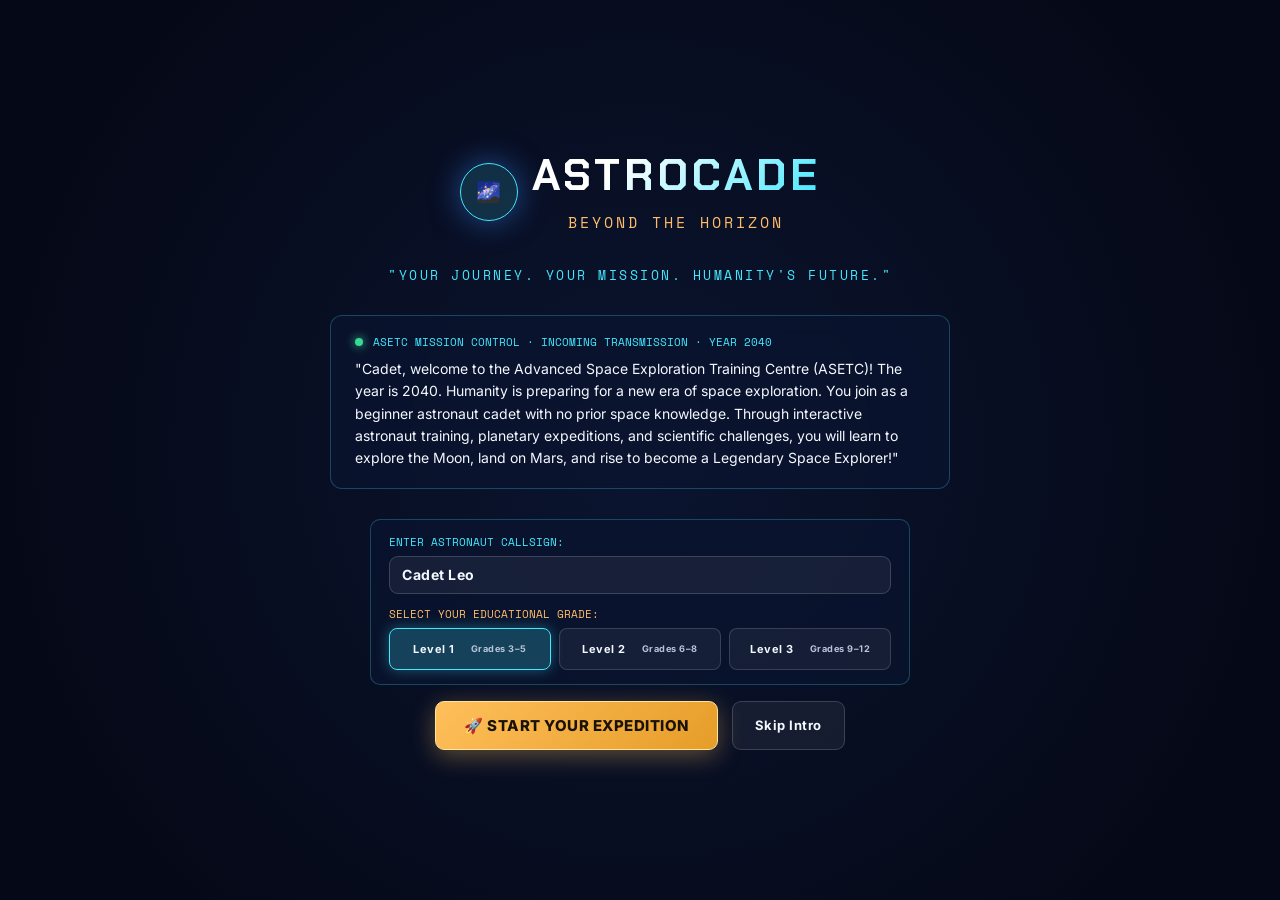
<file: expedition.html>
<!DOCTYPE html>
<html lang="en">

<head>
  <meta charset="utf-8">
  <meta name="viewport" content="width=device-width,initial-scale=1,maximum-scale=1,viewport-fit=cover">
  <meta name="theme-color" content="#080e19">
  <title>ASTROCADE – BEYOND THE HORIZON | Space Exploration & Astronaut Simulator</title>

  <!-- NASA & Modern Fonts -->
  <link rel="preconnect" href="https://fonts.googleapis.com">
  <link rel="preconnect" href="https://fonts.gstatic.com" crossorigin>
  <link
    href="https://fonts.googleapis.com/css2?family=Chakra+Petch:wght@500;600;700;800;900&family=Inter:wght@400;500;600;700;800&family=Space+Mono:ital,wght@0,400;0,700;1,400&display=swap"
    rel="stylesheet">

  <style>
    :root {
      --ink: #f1f5fa;
      --muted: #9aacc1;
      --accent: #ffbd69;
      --cyan: #78deeb;
      --green: #9be6b2;
      --red: #ff8e8e;
      --panel: rgba(11, 21, 35, 0.92);
      --line: rgba(175, 206, 231, 0.18);
      --shadow: 0 16px 60px rgba(0, 0, 0, 0.5);
      --font-main: 'Inter', -apple-system, BlinkMacSystemFont, "Segoe UI", Roboto, sans-serif;
      --font-display: 'Chakra Petch', sans-serif;
      --font-mono: 'Space Mono', monospace;
    }

    * {
      box-sizing: border-box;
    }

    html,
    body {
      margin: 0;
      width: 100%;
      height: 100%;
      overflow: hidden;
      background: #080e19;
      color: var(--ink);
      font-family: var(--font-main);
      -webkit-tap-highlight-color: transparent;
    }

    body {
      user-select: none;
      -webkit-user-select: none;
    }

    button,
    input {
      font: inherit;
    }

    button {
      cursor: pointer;
      touch-action: manipulation;
    }

    button:focus-visible,
    input:focus-visible {
      outline: 3px solid var(--cyan);
      outline-offset: 4px;
    }

    button:disabled {
      opacity: .45;
      cursor: not-allowed;
    }

    #scene {
      position: fixed;
      inset: 0;
      width: 100%;
      height: 100%;
      display: block;
      touch-action: none;
    }

    #vignette {
      position: fixed;
      inset: 0;
      pointer-events: none;
      background: linear-gradient(rgba(3, 10, 22, 0.25), transparent 23%, transparent 70%, rgba(3, 10, 22, 0.55));
      box-shadow: inset 0 0 140px rgba(3, 8, 20, 0.45);
    }

    .hidden {
      display: none !important;
    }

    .eyebrow {
      font-size: 10px;
      letter-spacing: 2.3px;
      font-weight: 800;
      text-transform: uppercase;
      color: var(--cyan);
      font-family: var(--font-display);
    }

    .muted {
      color: var(--muted);
    }

    .panel {
      background: var(--panel);
      border: 1px solid var(--line);
      box-shadow: var(--shadow);
      backdrop-filter: blur(18px);
    }

    .icon {
      width: 20px;
      height: 20px;
      vertical-align: middle;
      fill: none;
      stroke: currentColor;
      stroke-width: 1.7;
      stroke-linecap: round;
      stroke-linejoin: round;
    }

    .logoMark {
      display: inline-flex;
      align-items: center;
      justify-content: center;
      width: 36px;
      height: 36px;
      color: var(--accent);
      border: 1px solid rgba(255, 189, 105, 0.38);
      border-radius: 10px;
      background: rgba(255, 189, 105, 0.08);
      font-size: 22px;
      font-weight: 900;
      font-family: var(--font-display);
    }

    .brand {
      display: flex;
      gap: 11px;
      align-items: center;
    }

    .brand strong {
      font-size: 19px;
      letter-spacing: 4px;
      font-family: var(--font-display);
    }

    .brand small {
      display: block;
      font-size: 8px;
      letter-spacing: 2px;
      color: var(--muted);
      margin-top: 3px;
    }

    button.primary {
      background: var(--accent);
      color: #241a0e;
      border: 1px solid #ffdbac;
      font-weight: 800;
      box-shadow: 0 4px 24px rgba(255, 189, 105, 0.2);
    }

    button.primary:hover {
      background: #ffd299;
      transform: translateY(-1px);
    }

    .btn {
      border: 1px solid var(--line);
      border-radius: 9px;
      background: rgba(255, 255, 255, 0.04);
      color: var(--ink);
      padding: 14px 20px;
      font-size: 13px;
      font-weight: 700;
      transition: background .2s, transform .2s, border-color .2s;
      min-height: 46px;
    }

    .btn:hover {
      background: rgba(255, 255, 255, 0.1);
      border-color: rgba(255, 255, 255, 0.3);
    }

    .btnRow {
      display: flex;
      gap: 10px;
      margin-top: 20px;
    }

    .btnRow .btn {
      flex: 1;
    }

    .key {
      display: inline-flex;
      align-items: center;
      justify-content: center;
      min-width: 24px;
      height: 24px;
      border: 1px solid rgba(255, 255, 255, 0.2);
      border-bottom-width: 3px;
      border-radius: 5px;
      font-size: 11px;
      font-weight: 800;
      padding: 0 6px;
      background: rgba(255, 255, 255, 0.06);
      color: #fff;
      font-family: var(--font-mono);
    }

    .liveDot {
      width: 7px;
      height: 7px;
      background: var(--green);
      border-radius: 50%;
      display: inline-block;
      box-shadow: 0 0 10px rgba(155, 230, 178, 0.7);
      margin-right: 6px;
      animation: pulseDot 2s infinite;
    }

    @keyframes pulseDot {

      0%,
      100% {
        opacity: 1;
        transform: scale(1);
      }

      50% {
        opacity: .5;
        transform: scale(.85);
      }
    }

    /* Space Weather HUD Banner */
    .donkiPill {
      display: inline-flex;
      align-items: center;
      gap: 7px;
      padding: 4px 10px;
      border-radius: 20px;
      background: rgba(120, 222, 235, 0.08);
      border: 1px solid rgba(120, 222, 235, 0.25);
      font-size: 9px;
      letter-spacing: 1px;
      color: var(--cyan);
      font-family: var(--font-mono);
    }

    .donkiPill.alert {
      background: rgba(255, 142, 142, 0.15);
      border-color: rgba(255, 142, 142, 0.6);
      color: #ffd8d8;
    }

    /* Flight Interface */
    #hud {
      display: none;
      position: fixed;
      inset: 0;
      pointer-events: none;
    }

    #hud.on {
      display: block;
    }

    .topbar {
      position: absolute;
      top: max(14px, env(safe-area-inset-top));
      left: 20px;
      right: 20px;
      height: 57px;
      display: flex;
      align-items: center;
      gap: 20px;
      padding: 0 16px;
      border-radius: 11px;
    }

    .topbar .brand {
      min-width: 180px;
    }

    .topbar .brand strong {
      font-size: 17px;
    }

    .topStatus {
      display: flex;
      align-items: center;
      gap: 16px;
      flex: 1;
      font-size: 10px;
      letter-spacing: 1.4px;
    }

    .topStatus b {
      font-size: 11px;
      color: #dce9f8;
    }

    .hudButtons {
      display: flex;
      gap: 6px;
      pointer-events: auto;
    }

    .iconBtn {
      width: 34px;
      height: 34px;
      display: grid;
      place-items: center;
      color: #c7d6e5;
      background: rgba(255, 255, 255, 0.04);
      border: 1px solid var(--line);
      border-radius: 7px;
      transition: all .2s;
    }

    .iconBtn:hover {
      background: rgba(255, 255, 255, 0.12);
      color: #fff;
    }

    #meters {
      position: absolute;
      left: 20px;
      top: 82px;
      display: flex;
      gap: 7px;
    }

    .meter {
      width: 93px;
      padding: 9px 10px 8px;
      border-radius: 8px;
      background: rgba(10, 20, 33, 0.88);
      border: 1px solid var(--line);
      backdrop-filter: blur(12px);
    }

    .meterHeader {
      display: flex;
      justify-content: space-between;
      align-items: center;
      font-size: 8px;
      font-weight: 800;
      letter-spacing: 1px;
      color: var(--muted);
      font-family: var(--font-display);
    }

    .meterHeader b {
      font-size: 12px;
      color: #eef6ff;
      letter-spacing: 0;
      font-variant-numeric: tabular-nums;
      font-family: var(--font-mono);
    }

    .meterTrack {
      height: 3px;
      border-radius: 2px;
      background: rgba(255, 255, 255, 0.1);
      margin-top: 8px;
      overflow: hidden;
    }

    .meterTrack i {
      display: block;
      height: 100%;
      background: var(--cyan);
      width: 100%;
      transition: width .3s, background .3s;
    }

    .meter.low {
      border-color: rgba(255, 142, 142, 0.7);
      animation: meterAlert 1.2s infinite;
    }

    @keyframes meterAlert {
      50% {
        box-shadow: 0 0 14px rgba(255, 142, 142, 0.4);
      }
    }

    #mission {
      position: absolute;
      left: 20px;
      top: 145px;
      width: 282px;
      border-radius: 11px;
      overflow: hidden;
    }

    .missionTop {
      padding: 16px 17px 12px;
      border-bottom: 1px solid var(--line);
    }

    .missionTop .eyebrow {
      font-size: 9px;
    }

    #missionTitle {
      margin: 8px 0 6px;
      font-size: 20px;
      font-weight: 700;
      letter-spacing: -.4px;
      font-family: var(--font-display);
    }

    #missionIntro {
      font-size: 11px;
      line-height: 1.6;
      color: var(--muted);
      margin: 0;
    }

    #steps {
      padding: 9px 15px;
    }

    .step {
      display: flex;
      gap: 10px;
      align-items: flex-start;
      font-size: 11px;
      line-height: 1.5;
      padding: 7px 0;
      color: #91a5bd;
    }

    .stepIndex {
      width: 19px;
      height: 19px;
      flex: none;
      display: grid;
      place-items: center;
      border: 1px solid rgba(154, 172, 193, 0.25);
      border-radius: 50%;
      font-size: 9px;
      margin-top: -1px;
      font-family: var(--font-mono);
    }

    .step.active {
      color: #fff;
    }

    .step.active .stepIndex {
      border-color: var(--accent);
      color: var(--accent);
      background: rgba(255, 189, 105, 0.1);
      box-shadow: 0 0 12px rgba(255, 189, 105, 0.3);
    }

    .step.done {
      color: #83988b;
    }

    .step.done .stepIndex {
      color: var(--green);
      border-color: rgba(155, 230, 178, 0.4);
      background: rgba(155, 230, 178, 0.1);
    }

    .missionFoot {
      padding: 12px 16px;
      background: rgba(255, 255, 255, 0.02);
      border-top: 1px solid var(--line);
      font-size: 10px;
      color: var(--cyan);
      line-height: 1.5;
    }

    #missionProgress {
      height: 2px;
      background: rgba(255, 255, 255, 0.06);
    }

    #missionProgress i {
      display: block;
      height: 100%;
      background: var(--accent);
      transition: width .5s;
    }

    #navigation {
      position: absolute;
      top: 88px;
      left: 50%;
      transform: translateX(-50%);
      display: flex;
      align-items: center;
      gap: 11px;
      padding: 9px 14px;
      background: rgba(8, 20, 34, 0.85);
      border: 1px solid rgba(255, 189, 105, 0.35);
      border-radius: 8px;
      min-width: 172px;
      backdrop-filter: blur(12px);
    }

    .navArrow {
      color: var(--accent);
      font-size: 22px;
      line-height: 1;
      display: block;
      transition: transform .1s;
    }

    #navName {
      font-size: 10px;
      font-weight: 700;
      max-width: 165px;
      font-family: var(--font-display);
    }

    #navDistance {
      font-size: 9px;
      letter-spacing: 1px;
      margin-top: 3px;
      color: var(--accent);
      font-variant-numeric: tabular-nums;
      font-family: var(--font-mono);
    }

    #mapWrap {
      position: absolute;
      top: 87px;
      right: 20px;
      width: 176px;
      border-radius: 11px;
      padding: 9px;
    }

    .mapHeading {
      font-size: 8px;
      font-weight: 800;
      letter-spacing: 1.6px;
      display: flex;
      justify-content: space-between;
      color: var(--muted);
      margin: 1px 2px 6px;
      font-family: var(--font-display);
    }

    #minimap {
      width: 156px;
      height: 156px;
      border-radius: 6px;
      display: block;
    }

    .mapFooter {
      display: flex;
      justify-content: space-between;
      font-size: 8px;
      letter-spacing: 1px;
      margin: 8px 2px 2px;
      color: var(--muted);
      font-family: var(--font-display);
    }

    .mapFooter b {
      font-weight: 600;
      color: var(--accent);
    }

    #stormAlert {
      display: none;
      position: absolute;
      top: 142px;
      left: 50%;
      transform: translateX(-50%);
      background: rgba(53, 30, 37, 0.95);
      border: 1px solid rgba(255, 142, 142, 0.7);
      padding: 12px 22px;
      border-radius: 9px;
      text-align: center;
      backdrop-filter: blur(12px);
      box-shadow: 0 0 30px rgba(255, 80, 80, 0.35);
    }

    #stormAlert.on {
      display: block;
      animation: alertPulse 1.2s infinite;
    }

    #stormAlert b {
      color: #ffd8d8;
      font-size: 24px;
      margin-left: 12px;
      font-variant-numeric: tabular-nums;
      font-family: var(--font-mono);
    }

    #stormAlert span {
      font-size: 10px;
      letter-spacing: 1.4px;
      color: var(--red);
      font-weight: 800;
      font-family: var(--font-display);
    }

    #scoreCard {
      position: absolute;
      bottom: 24px;
      right: 23px;
      text-align: right;
    }

    #scoreCard .eyebrow {
      font-size: 8px;
      color: var(--muted);
    }

    #xpValue {
      font-size: 29px;
      font-weight: 700;
      letter-spacing: -1px;
      font-family: var(--font-display);
    }

    #xpValue small {
      font-size: 11px;
      color: var(--accent);
      letter-spacing: 1px;
      font-family: var(--font-mono);
    }

    #bestValue {
      font-size: 9px;
      color: var(--muted);
      margin-top: 3px;
      font-family: var(--font-mono);
    }

    #controlHint {
      position: absolute;
      bottom: 25px;
      left: 22px;
      display: flex;
      flex-direction: column;
      gap: 12px;
    }

    .pilotID {
      font-size: 10px;
      letter-spacing: 1.8px;
      color: #eff7ff;
      display: flex;
      gap: 8px;
      align-items: center;
      font-family: var(--font-display);
    }

    .pilotID span:last-child {
      color: var(--muted);
      font-size: 9px;
      letter-spacing: 1px;
    }

    .controlKeys {
      display: flex;
      align-items: center;
      gap: 7px;
      font-size: 9px;
      color: #b2c2d4;
      font-family: var(--font-mono);
    }

    .controlKeys .spacer {
      width: 6px;
    }

    #interaction {
      position: absolute;
      bottom: 84px;
      left: 50%;
      transform: translateX(-50%);
      width: min(400px, 88vw);
      display: none;
      border-radius: 11px;
      padding: 14px 18px;
      border-color: rgba(255, 189, 105, 0.45);
    }

    #interaction.on {
      display: block;
      animation: appear .2s ease;
    }

    .interactionHead {
      display: flex;
      gap: 13px;
      align-items: center;
    }

    .interactionHead .key {
      height: 36px;
      min-width: 36px;
      font-size: 15px;
      color: var(--accent);
      border-color: rgba(255, 189, 105, 0.7);
      background: rgba(255, 189, 105, 0.12);
    }

    #interactionText {
      font-size: 13px;
      font-weight: 700;
      line-height: 1.4;
      font-family: var(--font-display);
    }

    #interactionSub {
      font-size: 9px;
      color: var(--muted);
      margin-top: 4px;
      letter-spacing: .5px;
      font-family: var(--font-mono);
    }

    #holdTrack {
      display: none;
      height: 4px;
      background: rgba(255, 255, 255, 0.1);
      border-radius: 3px;
      margin-top: 12px;
      overflow: hidden;
    }

    #holdFill {
      display: block;
      height: 100%;
      width: 0;
      background: var(--accent);
      box-shadow: 0 0 12px rgba(255, 189, 105, 0.6);
    }

    #toasts {
      position: absolute;
      top: 155px;
      left: 50%;
      transform: translateX(-50%);
      width: min(360px, 85vw);
      display: flex;
      flex-direction: column;
      gap: 8px;
      align-items: center;
    }

    .toast {
      font-size: 11px;
      line-height: 1.5;
      padding: 11px 16px;
      background: rgba(16, 36, 54, 0.94);
      border: 1px solid rgba(120, 222, 235, 0.25);
      border-left: 3px solid var(--cyan);
      border-radius: 8px;
      box-shadow: var(--shadow);
      animation: appear .25s;
      max-width: 100%;
      transition: opacity .4s, transform .4s;
    }

    .toast.good {
      border-left-color: var(--green);
    }

    .toast.warn {
      border-left-color: var(--accent);
    }

    .toast.bad {
      border-left-color: var(--red);
    }

    /* Mobile Controls */
    #mobileControls {
      display: none;
    }

    #stick {
      position: absolute;
      left: 24px;
      bottom: 28px;
      width: 112px;
      height: 112px;
      border: 1px solid rgba(210, 231, 255, 0.25);
      background: rgba(14, 25, 40, 0.5);
      border-radius: 50%;
      pointer-events: auto;
      touch-action: none;
      backdrop-filter: blur(4px);
    }

    #stick:before,
    #stick:after {
      content: "";
      position: absolute;
      background: rgba(192, 217, 239, 0.15);
    }

    #stick:before {
      width: 60px;
      height: 1px;
      left: 25px;
      top: 55px;
    }

    #stick:after {
      height: 60px;
      width: 1px;
      left: 55px;
      top: 25px;
    }

    #nub {
      position: absolute;
      left: 50%;
      top: 50%;
      margin: -22px;
      width: 44px;
      height: 44px;
      border: 1px solid rgba(211, 229, 250, 0.5);
      border-radius: 50%;
      background: rgba(165, 196, 220, 0.25);
    }

    #touchActions {
      position: absolute;
      right: 23px;
      bottom: 29px;
      display: flex;
      align-items: center;
      gap: 13px;
      pointer-events: auto;
    }

    .touchBtn {
      width: 78px;
      height: 78px;
      border-radius: 50%;
      background: var(--accent);
      color: #261b0d;
      border: 1px solid #ffe1bb;
      font-size: 11px;
      font-weight: 850;
      touch-action: none;
      font-family: var(--font-display);
    }

    .touchBtn.sprint {
      width: 52px;
      height: 52px;
      background: rgba(16, 33, 50, 0.8);
      color: #eaf4ff;
      border-color: var(--line);
      font-size: 9px;
    }

    .touchBtn.jump {
      width: 56px;
      height: 56px;
      background: rgba(70, 217, 255, 0.22);
      color: #eaf6ff;
      border: 1px solid var(--cyan);
      box-shadow: 0 0 16px rgba(70, 217, 255, 0.25);
      font-size: 10px;
    }

    .touchBtn.jump:active {
      background: rgba(70, 217, 255, 0.45);
      transform: scale(0.94);
    }

    #lookHint {
      position: absolute;
      bottom: 15px;
      left: 50%;
      transform: translateX(-50%);
      color: rgba(208, 221, 234, 0.5);
      font-size: 8px;
      letter-spacing: 1px;
      white-space: nowrap;
    }

    /* Landing / Menu Screen */
    .screen {
      position: fixed;
      inset: 0;
      z-index: 40;
      display: none;
    }

    .screen.on {
      display: flex;
    }

    #menu {
      align-items: center;
      background: linear-gradient(90deg, rgba(7, 16, 28, 0.97) 0%, rgba(7, 16, 28, 0.92) 36%, rgba(7, 16, 28, 0.5) 68%, transparent);
      padding: clamp(14px, 2.5vh, 32px) clamp(16px, 4vw, 48px);
      overflow-y: auto;
      scrollbar-width: thin;
      scrollbar-color: rgba(255, 159, 28, 0.4) transparent;
    }

    .menuHeader {
      position: absolute;
      left: clamp(16px, 4vw, 48px);
      right: clamp(16px, 4vw, 48px);
      top: 14px;
      display: flex;
      justify-content: space-between;
      align-items: center;
      z-index: 5;
    }

    .menuHeader .edition {
      font-size: 9px;
      letter-spacing: 2px;
      color: #c6d7e4;
      font-family: var(--font-mono);
    }

    .menuContent {
      max-width: 500px;
      width: 100%;
      position: relative;
      margin-top: 24px;
    }

    .menuTag {
      display: inline-flex;
      align-items: center;
      border: 1px solid rgba(120, 222, 235, 0.3);
      background: rgba(120, 222, 235, 0.08);
      border-radius: 30px;
      padding: 4px 10px;
      color: var(--cyan);
      font-size: 8.5px;
      letter-spacing: 1.5px;
      font-weight: 700;
      font-family: var(--font-display);
    }

    .menuContent h1 {
      font-size: clamp(24px, 3.4vw, 44px);
      line-height: 1.06;
      font-weight: 800;
      letter-spacing: -1px;
      margin: 8px 0 6px;
      font-family: var(--font-display);
    }

    .menuContent h1 em {
      color: var(--accent);
      font-style: normal;
    }

    .menuDescription {
      font-size: 12px;
      line-height: 1.5;
      color: #afc0d1;
      max-width: 440px;
      margin-bottom: 10px;
    }

    .environmentLabel {
      font-size: 8.5px;
      letter-spacing: 1.6px;
      color: var(--muted);
      font-weight: 800;
      margin: 10px 0 6px;
      font-family: var(--font-display);
    }

    .environments {
      display: flex;
      gap: 8px;
    }

    .envChoice {
      display: flex;
      align-items: center;
      gap: 10px;
      flex: 1;
      text-align: left;
      padding: 10px 12px;
      border: 1px solid var(--line);
      border-radius: 8px;
      background: rgba(11, 23, 41, 0.75);
      color: var(--ink);
      transition: all .2s;
      cursor: pointer;
    }

    .envChoice:hover {
      border-color: rgba(255, 189, 105, 0.6);
      transform: translateY(-1px);
    }

    .envChoice.selected {
      border-color: var(--accent);
      background: rgba(255, 189, 105, 0.12);
      box-shadow: 0 0 20px rgba(255, 189, 105, 0.2);
    }

    .planet {
      width: 32px;
      height: 32px;
      flex: none;
      border-radius: 50%;
      box-shadow: inset -8px -3px 10px rgba(0, 0, 0, 0.7), 0 0 14px rgba(255, 255, 255, 0.08);
      background: radial-gradient(circle at 35% 30%, #d3d1c8, #777c84 45%, #414b55);
    }

    .planet.mars {
      background: radial-gradient(circle at 30% 25%, #edaf7c, #ba6544 48%, #76422e);
    }

    .envText {
      flex: 1;
    }

    .envChoice b {
      display: block;
      font-size: 11.5px;
      font-weight: 700;
      font-family: var(--font-display);
    }

    .envChoice small {
      display: block;
      font-size: 8.5px;
      letter-spacing: .4px;
      color: var(--muted);
      margin-top: 2px;
      font-family: var(--font-mono);
    }

    .modeLaunchBadge {
      font-size: 8.5px;
      font-weight: 800;
      padding: 3px 6px;
      border-radius: 4px;
      background: var(--accent);
      color: #07101c;
      letter-spacing: 0.5px;
      transition: all .2s;
      white-space: nowrap;
    }

    .envChoice:not(.selected) .modeLaunchBadge {
      background: rgba(255, 255, 255, 0.1);
      color: var(--muted);
    }

    /* Site Selection (NASA LOLA) */
    .siteChoiceWrap {
      margin-top: 8px;
    }

    .siteChoiceGroup {
      display: flex;
      gap: 8px;
      margin-top: 4px;
    }

    .siteBtn {
      flex: 1;
      padding: 7px 10px;
      font-size: 10px;
      border-radius: 6px;
      border: 1px solid var(--line);
      background: rgba(255, 255, 255, 0.03);
      color: #cad8e5;
      text-align: left;
      transition: all .2s;
      cursor: pointer;
    }

    .siteBtn:hover {
      border-color: rgba(120, 222, 235, 0.5);
    }

    .siteBtn.selected {
      border-color: var(--cyan);
      background: rgba(120, 222, 235, 0.1);
      color: #fff;
    }

    .siteBtn b {
      display: block;
      font-size: 10.5px;
      font-family: var(--font-display);
    }

    .siteBtn small {
      display: block;
      font-size: 7.5px;
      color: var(--cyan);
      letter-spacing: .4px;
      font-family: var(--font-mono);
    }

    #startButton {
      width: 100%;
      margin-top: 12px;
      display: flex;
      justify-content: space-between;
      align-items: center;
      padding: 14px 20px;
      font-size: 14px;
      font-weight: 800;
      font-family: var(--font-display);
      letter-spacing: 1.2px;
      border: none;
      border-radius: 8px;
      background: linear-gradient(135deg, #ff9f1c 0%, #ff5e36 100%);
      color: #07101c;
      box-shadow: 0 0 25px rgba(255, 159, 28, 0.55), 0 4px 15px rgba(0, 0, 0, 0.4);
      cursor: pointer;
      transition: all .25s ease;
      animation: startPulse 2s infinite ease-in-out;
    }

    #startButton:hover {
      transform: translateY(-2px);
      box-shadow: 0 0 35px rgba(255, 159, 28, 0.85), 0 6px 20px rgba(0, 0, 0, 0.6);
      background: linear-gradient(135deg, #ffb347 0%, #ff7043 100%);
    }

    #startButton:active {
      transform: translateY(1px);
    }

    .startBtnText {
      display: flex;
      align-items: center;
      gap: 8px;
      font-size: 15px;
      letter-spacing: 1.4px;
    }

    .startBtnSub {
      font-size: 10px;
      font-weight: 700;
      padding: 3px 8px;
      border-radius: 4px;
      background: rgba(0, 0, 0, 0.25);
      color: #fff;
      letter-spacing: 0.8px;
      font-family: var(--font-mono);
    }

    @keyframes startPulse {
      0%, 100% { box-shadow: 0 0 20px rgba(255, 159, 28, 0.45); }
      50% { box-shadow: 0 0 38px rgba(255, 159, 28, 0.85), 0 0 10px rgba(255, 255, 255, 0.4); }
    }

    .quickLaunchHint {
      margin-top: 6px;
      font-size: 9.5px;
      color: #8da4be;
      font-family: var(--font-mono);
      letter-spacing: 0.4px;
      text-align: center;
    }

    .menuControls {
      display: flex;
      gap: 14px;
      align-items: center;
      margin-top: 10px;
      font-size: 11px;
      color: #9cb1c5;
    }
      color: var(--muted);
      font-size: 10px;
      line-height: 1.7;
      font-family: var(--font-mono);
    }

    .menuControls b {
      font-weight: 700;
      color: #cfdae7;
    }

    .menuFooter {
      position: absolute;
      bottom: 25px;
      left: 6vw;
      font-size: 9px;
      letter-spacing: 1.7px;
      color: #8fa5b9;
      font-family: var(--font-display);
    }

    .worldCaption {
      position: absolute;
      right: 5vw;
      bottom: 75px;
      border-left: 2px solid var(--accent);
      padding-left: 15px;
      text-shadow: 0 2px 15px #000;
    }

    .worldCaption b {
      font-size: 12px;
      letter-spacing: 2px;
      font-family: var(--font-display);
    }

    .worldCaption p {
      font-size: 10px;
      color: #ccd4dc;
      letter-spacing: .8px;
      margin: 6px 0 0;
      font-family: var(--font-mono);
    }

    /* Modals & Dialogs */
    .modal {
      position: fixed;
      inset: 0;
      z-index: 50;
      display: none;
      align-items: center;
      justify-content: center;
      background: rgba(3, 10, 20, 0.85);
      backdrop-filter: blur(14px);
      padding: 20px;
      overflow: auto;
    }

    .modal.on {
      display: flex;
      animation: fade .2s;
    }

    .card {
      background: linear-gradient(145deg, #132334, #091521);
      border: 1px solid rgba(158, 200, 227, 0.22);
      border-radius: 17px;
      box-shadow: 0 30px 100px rgba(0, 0, 0, 0.8);
      padding: 30px;
      width: min(600px, 96vw);
      max-height: calc(100dvh - 40px);
      overflow: auto;
    }

    .card h2 {
      font-size: 28px;
      font-weight: 700;
      letter-spacing: -.6px;
      line-height: 1.15;
      margin: 12px 0;
      font-family: var(--font-display);
    }

    .card p {
      color: #acbed0;
      font-size: 13px;
      line-height: 1.75;
      margin: 12px 0;
    }

    .card .small {
      font-size: 11px;
      line-height: 1.6;
    }

    .card .wide {
      width: 100%;
      margin-top: 14px;
    }

    .cardIcon {
      width: 49px;
      height: 49px;
      border: 1px solid rgba(255, 189, 105, 0.35);
      border-radius: 12px;
      display: grid;
      place-items: center;
      color: var(--accent);
      background: rgba(255, 189, 105, 0.08);
      font-size: 24px;
      margin-bottom: 18px;
      font-family: var(--font-display);
    }

    .factBox {
      border: 1px solid rgba(120, 222, 235, 0.22);
      border-left: 3px solid var(--cyan);
      padding: 14px 16px;
      border-radius: 8px;
      background: rgba(120, 222, 235, 0.05);
      font-size: 12px;
      line-height: 1.8;
      color: #c4d7e6;
      margin: 18px 0;
    }

    .factBox b {
      display: block;
      color: var(--cyan);
      font-size: 9px;
      letter-spacing: 1.4px;
      margin-bottom: 4px;
      font-family: var(--font-display);
    }

    .stats {
      display: grid;
      grid-template-columns: repeat(3, 1fr);
      gap: 10px;
      margin: 18px 0;
    }

    .stat {
      border: 1px solid var(--line);
      background: rgba(255, 255, 255, 0.03);
      padding: 15px 10px;
      border-radius: 8px;
      text-align: center;
    }

    .stat strong {
      font-size: 24px;
      font-weight: 700;
      display: block;
      color: var(--accent);
      font-family: var(--font-mono);
    }

    .stat span {
      display: block;
      margin-top: 6px;
      color: var(--muted);
      font-size: 8px;
      letter-spacing: 1px;
      font-family: var(--font-display);
    }

    #dialogue {
      display: none;
      position: fixed;
      z-index: 35;
      bottom: 25px;
      left: 50%;
      transform: translateX(-50%);
      width: min(680px, 92vw);
      border-radius: 13px;
      overflow: hidden;
    }

    #dialogue.on {
      display: block;
    }

    .dialogueHead {
      display: flex;
      align-items: center;
      gap: 14px;
      padding: 16px 20px;
      border-bottom: 1px solid var(--line);
      background: rgba(255, 255, 255, 0.03);
    }

    .avatar {
      width: 42px;
      height: 42px;
      background: rgba(120, 222, 235, 0.1);
      border: 1px solid rgba(120, 222, 235, 0.35);
      border-radius: 10px;
      display: grid;
      place-items: center;
      color: var(--cyan);
      font-size: 15px;
      font-weight: 800;
      font-family: var(--font-display);
    }

    #dialogueName {
      font-size: 14px;
      font-weight: 700;
      font-family: var(--font-display);
    }

    #dialogueRole {
      font-size: 8px;
      letter-spacing: 1.8px;
      color: var(--cyan);
      margin-top: 4px;
      font-family: var(--font-mono);
    }

    #dialogueText {
      padding: 18px 20px 4px;
      font-size: 14px;
      line-height: 1.8;
      min-height: 95px;
      color: #dfeaf4;
    }

    .dialogueFooter {
      display: flex;
      justify-content: space-between;
      gap: 12px;
      align-items: center;
      padding: 12px 20px 17px;
    }

    #dialoguePage {
      font-size: 9px;
      color: var(--muted);
      letter-spacing: 1px;
      font-family: var(--font-mono);
    }

    .dialogueFooter .btn {
      padding: 10px 16px;
      min-height: 40px;
      font-size: 12px;
    }

    #activityCard {
      width: min(680px, 96vw);
    }

    .activityVisual {
      width: 100%;
      height: 180px;
      background: #061322;
      border: 1px solid var(--line);
      border-radius: 10px;
      display: block;
      margin: 16px 0;
    }

    .rangeRow {
      margin: 14px 0;
    }

    .rangeLabel {
      display: flex;
      justify-content: space-between;
      font-size: 11px;
      margin-bottom: 9px;
      color: #d6e3ef;
    }

    .rangeLabel b {
      color: var(--accent);
      font-variant-numeric: tabular-nums;
      font-family: var(--font-mono);
    }

    input[type=range] {
      width: 100%;
      accent-color: var(--accent);
      height: 24px;
      cursor: pointer;
    }

    .activityStatus {
      padding: 12px 15px;
      border: 1px solid var(--line);
      border-radius: 8px;
      font-size: 11px;
      line-height: 1.6;
      color: var(--muted);
      margin-top: 15px;
      background: rgba(255, 255, 255, 0.02);
    }

    .activityStatus.success {
      border-color: rgba(155, 230, 178, 0.4);
      color: var(--green);
    }

    .sequence {
      display: grid;
      grid-template-columns: repeat(3, 1fr);
      gap: 10px;
    }

    .sequence .btn {
      font-size: 11px;
      padding: 12px 8px;
      font-family: var(--font-display);
    }

    .sequence .completed {
      color: var(--green);
      border-color: rgba(155, 230, 178, 0.4);
      background: rgba(155, 230, 178, 0.08);
    }

    .quizOption {
      width: 100%;
      display: flex;
      gap: 12px;
      align-items: center;
      text-align: left;
      background: rgba(255, 255, 255, 0.03);
      border: 1px solid var(--line);
      border-radius: 8px;
      color: #dfe9f3;
      padding: 13px 16px;
      margin: 9px 0;
      font-size: 12px;
      line-height: 1.5;
      transition: all .2s;
    }

    .quizOption:hover:not(:disabled) {
      border-color: var(--cyan);
      background: rgba(120, 222, 235, 0.06);
    }

    .quizOption span {
      display: grid;
      place-items: center;
      flex: none;
      width: 26px;
      height: 26px;
      border-radius: 5px;
      background: rgba(255, 255, 255, 0.08);
      font-size: 10px;
      color: var(--muted);
      font-family: var(--font-mono);
    }

    .quizOption.correct {
      border-color: var(--green);
      background: rgba(155, 230, 178, 0.12);
      opacity: 1;
    }

    .quizOption.incorrect {
      border-color: var(--red);
      background: rgba(255, 142, 142, 0.1);
      opacity: 1;
    }

    #quizFeedback {
      display: none;
    }

    #quizFeedback.on {
      display: block;
    }

    .resultStars {
      font-size: 32px;
      letter-spacing: 9px;
      color: var(--accent);
      margin: 18px 0;
    }

    #launchUI {
      display: none;
      position: fixed;
      inset: 0;
      z-index: 20;
      pointer-events: none;
      border-top: 50px solid #030911;
      border-bottom: 75px solid #030911;
    }

    #launchUI.on {
      display: block;
    }

    #launchUI .launchTitle {
      position: absolute;
      top: -31px;
      left: 25px;
      font-size: 10px;
      letter-spacing: 3px;
      color: var(--cyan);
      font-family: var(--font-display);
    }

    #launchUI .launchCaption {
      position: absolute;
      bottom: -49px;
      width: 100%;
      text-align: center;
      font-size: 12px;
      letter-spacing: 1.5px;
      font-family: var(--font-display);
    }

    #error {
      position: fixed;
      inset: 0;
      display: none;
      place-items: center;
      z-index: 100;
      background: #08121f;
      padding: 30px;
    }

    #error.on {
      display: grid;
    }

    #error div {
      max-width: 450px;
      line-height: 1.7;
    }

    #loading {
      position: fixed;
      bottom: 24px;
      right: 24px;
      z-index: 45;
      color: var(--cyan);
      font-size: 10px;
      letter-spacing: 1px;
      font-family: var(--font-mono);
    }

    @keyframes appear {
      from {
        opacity: 0;
        transform: translateY(7px);
      }

      to {
        opacity: 1;
        transform: translateY(0);
      }
    }

    @keyframes fade {
      from {
        opacity: 0;
      }

      to {
        opacity: 1;
      }
    }

    @keyframes alertPulse {
      50% {
        box-shadow: 0 0 25px rgba(255, 142, 142, 0.4);
      }
    }

    @media (pointer: coarse) {
      #mobileControls {
        display: block;
      }

      #controlHint {
        display: none;
      }

      #scoreCard {
        bottom: 125px;
      }

      #interaction {
        bottom: 160px;
      }

      #menuControlDesktop {
        display: none;
      }
    }

    @media (pointer: fine) {
      #menuControlTouch {
        display: none;
      }
    }

    @media (max-width: 1000px) {
      .topStatus .secondary {
        display: none;
      }

      #navigation {
        top: auto;
        bottom: 30px;
      }

      #meters {
        gap: 5px;
      }

      .meter {
        width: 82px;
      }

      .worldCaption {
        right: 4vw;
      }

      .menuContent {
        max-width: 460px;
      }
    }

    @media (max-width: 680px) {
      .topbar {
        left: 10px;
        right: 10px;
        top: max(10px, env(safe-area-inset-top));
        padding: 0 10px;
        height: 49px;
        gap: 6px;
      }

      .topbar .brand {
        min-width: 0;
        flex: 1;
      }

      .topbar .brand strong {
        font-size: 14px;
      }

      .topbar .brand small {
        font-size: 7px;
      }

      .logoMark {
        width: 30px;
        height: 30px;
        font-size: 19px;
      }

      .topStatus {
        display: none;
      }

      .hudButtons {
        gap: 5px;
      }

      .iconBtn {
        width: 31px;
        height: 31px;
      }

      #meters {
        top: 69px;
        left: 10px;
        right: 10px;
        gap: 5px;
      }

      .meter {
        width: auto;
        flex: 1;
        padding: 8px;
      }

      .meterHeader {
        font-size: 7px;
        letter-spacing: .6px;
      }

      .meterHeader b {
        font-size: 11px;
      }

      #mission {
        top: 125px;
        left: 10px;
        width: calc(100% - 133px);
        max-width: 250px;
      }

      .missionTop {
        padding: 12px 12px 9px;
      }

      .missionTop .eyebrow {
        font-size: 8px;
      }

      #missionTitle {
        font-size: 17px;
        margin: 6px 0 3px;
      }

      #missionIntro {
        display: none;
      }

      #steps {
        padding: 6px 11px;
      }

      .step {
        font-size: 10px;
        padding: 5px 0;
        gap: 8px;
      }

      .stepIndex {
        width: 16px;
        height: 16px;
        font-size: 8px;
      }

      .missionFoot {
        display: none;
      }

      #mapWrap {
        right: 10px;
        top: 125px;
        width: 112px;
        padding: 6px;
      }

      #minimap {
        width: 98px;
        height: 98px;
      }

      #navigation {
        top: auto;
        bottom: 144px;
        left: auto;
        right: 12px;
        transform: none;
        min-width: 0;
        padding: 8px 10px;
        max-width: 190px;
      }

      #navName {
        font-size: 9px;
      }

      #navDistance {
        font-size: 8px;
      }

      #scoreCard {
        right: 15px;
        bottom: 202px;
      }

      #xpValue {
        font-size: 24px;
      }

      #bestValue {
        display: none;
      }

      #interaction {
        bottom: 224px;
        width: min(340px, 88vw);
        padding: 10px 12px;
      }

      #interactionText {
        font-size: 11px;
      }

      #stormAlert {
        top: auto;
        bottom: 285px;
        white-space: nowrap;
        padding: 8px 14px;
      }

      #toasts {
        top: auto;
        bottom: 335px;
        width: 85vw;
      }

      .card {
        padding: 22px 18px;
      }

      .card h2 {
        font-size: 24px;
      }
    }

    /* Interactive DONKI Space Weather Banner */
    .donkiPill {
      cursor: pointer;
      pointer-events: auto;
      transition: all .2s;
    }

    .donkiPill:hover {
      transform: translateY(-1px);
      box-shadow: 0 4px 14px rgba(120, 222, 235, 0.25);
      border-color: var(--cyan);
    }

    .donkiPill.alert {
      cursor: pointer;
      animation: alertPulse 1.2s infinite;
    }

    /* NASA Live Feeds & DONKI Modal Styles */
    .telemetryGrid {
      display: grid;
      grid-template-columns: repeat(auto-fit, minmax(130px, 1fr));
      gap: 10px;
      margin: 16px 0;
    }

    .telemetryCard {
      background: rgba(255, 255, 255, 0.04);
      border: 1px solid var(--line);
      border-radius: 8px;
      padding: 12px;
      text-align: left;
    }

    .telemetryCard .val {
      font-size: 20px;
      font-weight: 800;
      font-family: var(--font-display);
      color: var(--cyan);
      margin-top: 4px;
    }

    .telemetryCard.alert .val {
      color: var(--red);
    }

    .telemetryCard.warning .val {
      color: var(--accent);
    }

    .telemetryCard.good .val {
      color: var(--green);
    }

    .telemetryCard small {
      display: block;
      font-size: 9px;
      letter-spacing: 1.5px;
      text-transform: uppercase;
      color: var(--muted);
      font-family: var(--font-mono);
    }

    .scenarioSelector {
      display: grid;
      grid-template-columns: 1fr 1fr;
      gap: 10px;
      margin: 16px 0;
    }

    @media (max-width: 600px) {
      .scenarioSelector {
        grid-template-columns: 1fr;
      }
    }

    .scenarioBtn {
      background: rgba(255, 255, 255, 0.03);
      border: 1px solid var(--line);
      border-radius: 8px;
      padding: 12px 14px;
      text-align: left;
      color: var(--ink);
      transition: all .2s;
      cursor: pointer;
    }

    .scenarioBtn:hover {
      background: rgba(255, 255, 255, 0.08);
      border-color: var(--cyan);
      transform: translateY(-1px);
    }

    .scenarioBtn.selected {
      background: rgba(120, 222, 235, 0.12);
      border-color: var(--cyan);
      box-shadow: 0 0 16px rgba(120, 222, 235, 0.2);
    }

    .scenarioBtn strong {
      display: block;
      font-size: 13px;
      margin-bottom: 3px;
      font-family: var(--font-display);
    }

    .scenarioBtn small {
      display: block;
      font-size: 10px;
      color: var(--muted);
      line-height: 1.4;
    }

    .videoContainer {
      position: relative;
      width: 100%;
      border-radius: 10px;
      overflow: hidden;
      background: #02060c;
      border: 1px solid var(--line);
      margin: 14px 0;
      aspect-ratio: 16 / 9;
    }

    .videoContainer video {
      width: 100%;
      height: 100%;
      object-fit: cover;
      display: block;
    }

    .videoOverlayBadge {
      position: absolute;
      top: 12px;
      left: 12px;
      display: flex;
      align-items: center;
      gap: 6px;
      background: rgba(8, 18, 30, 0.85);
      border: 1px solid var(--cyan);
      padding: 4px 10px;
      border-radius: 20px;
      font-size: 10px;
      font-family: var(--font-mono);
      color: var(--cyan);
      backdrop-filter: blur(8px);
    }

    .videoChannels {
      display: flex;
      gap: 8px;
      overflow-x: auto;
      padding-bottom: 6px;
      margin-bottom: 12px;
    }

    .channelBtn {
      flex: 1;
      min-width: 140px;
      padding: 10px;
      border-radius: 8px;
      background: rgba(255, 255, 255, 0.04);
      border: 1px solid var(--line);
      color: var(--ink);
      font-size: 11px;
      font-weight: 700;
      text-align: center;
      cursor: pointer;
      transition: all .2s;
    }

    .channelBtn:hover {
      background: rgba(255, 255, 255, 0.08);
      border-color: var(--cyan);
    }

    .channelBtn.selected {
      background: rgba(255, 189, 105, 0.15);
      border-color: var(--accent);
      color: var(--accent);
      box-shadow: 0 0 14px rgba(255, 189, 105, 0.2);
    }
  </style>
  <link rel="stylesheet" href="css/style.css?v=2.2">
</head>

<body>

  <!-- 01. Cinematic Opening Sequence (Astrocade 2040 ASETC Storyline) -->
  <section id="cinematicScreen">
    <div class="cinematicContent">
      <div class="cinematicLogo">
        <div class="nasaInsignia" style="background:rgba(66,232,255,0.15);border:1px solid var(--cyan);font-size:20px;">
          🌌</div>
        <div>
          <h1 class="cinematicTitle" style="letter-spacing:4px;">ASTROCADE</h1>
          <div class="cinematicSubtitle" style="color:var(--accent);letter-spacing:3px;">BEYOND THE HORIZON</div>
        </div>
      </div>
      <p
        style="font-family:var(--font-mono);font-size:13px;letter-spacing:2.5px;color:var(--cyan);text-transform:uppercase;margin:8px 0 16px;">
        "Your Journey. Your Mission. Humanity's Future."
      </p>

      <div class="commBox">
        <div class="commHeader">
          <span class="liveBeacon"></span>
          <span>ASETC MISSION CONTROL · INCOMING TRANSMISSION · YEAR 2040</span>
        </div>
        <p class="commText">
          "Cadet, welcome to the Advanced Space Exploration Training Centre (ASETC)! The year is 2040. Humanity is
          preparing for a new era of space exploration. You join as a beginner astronaut cadet with no prior space
          knowledge. Through interactive astronaut training, planetary expeditions, and scientific challenges, you will
          learn to explore the Moon, land on Mars, and rise to become a Legendary Space Explorer!"
        </p>
      </div>

      <!-- Recruitment Input & Grade Selection -->
      <div
        style="max-width:540px;margin:16px auto;text-align:left;background:rgba(11,21,48,0.7);border:1px solid rgba(66,232,255,0.25);padding:14px 18px;border-radius:10px;">
        <label style="font-size:11px;font-family:var(--font-mono);color:var(--cyan);display:block;margin-bottom:6px;">
          ENTER ASTRONAUT CALLSIGN:
        </label>
        <input type="text" id="introCadetName" value="Cadet Leo" class="btn"
          style="width:100%;text-align:left;background:rgba(255,255,255,0.06);margin-bottom:12px;font-size:14px;padding:8px 12px;min-height:38px;">

        <label style="font-size:11px;font-family:var(--font-mono);color:var(--accent);display:block;margin-bottom:6px;">
          SELECT YOUR EDUCATIONAL GRADE:
        </label>
        <div style="display:grid;grid-template-columns:1fr 1fr 1fr;gap:8px;">
          <button class="btn introGradeBtn selected" data-grade="grade_3_5"
            style="padding:8px 4px;font-size:11px;min-height:42px;text-align:center;">
            <strong>Level 1</strong><br><small style="color:var(--silver);">Grades 3–5</small>
          </button>
          <button class="btn introGradeBtn" data-grade="grade_6_8"
            style="padding:8px 4px;font-size:11px;min-height:42px;text-align:center;">
            <strong>Level 2</strong><br><small style="color:var(--silver);">Grades 6–8</small>
          </button>
          <button class="btn introGradeBtn" data-grade="grade_9_12"
            style="padding:8px 4px;font-size:11px;min-height:42px;text-align:center;">
            <strong>Level 3</strong><br><small style="color:var(--silver);">Grades 9–12</small>
          </button>
        </div>
      </div>

      <div style="display:flex;gap:14px;justify-content:center;margin-top:16px;">
        <button class="btn accent" id="startJourneyBtn" style="padding:14px 28px;font-size:15px;font-weight:800;">
          🚀 START YOUR EXPEDITION
        </button>
        <button class="btn" id="skipIntroBtn">Skip Intro</button>
      </div>
    </div>
  </section>

  <!-- 02. Full-Screen 8-Hub Views -->
  <div class="hubView" id="academyHubView"></div>
  <div class="hubView" id="missionsHubView"></div>
  <div class="hubView" id="planetariumHubView"></div>
  <div class="hubView" id="laboratoryHubView"></div>
  <div class="hubView" id="simulatorHubView"></div>
  <div class="hubView" id="achievementsHubView"></div>

  <!-- 03. Interactive Activity Modal -->
  <div id="interactiveModal">
    <div class="modalContent glass-panel" id="interactiveModalContent"></div>
  </div>

  <!-- 04. Astronaut Profile & Customizer Modal (Section 4) -->
  <div id="profileModal">
    <div class="profileCardWrapper glass-panel">
      <div style="display:flex;justify-content:space-between;align-items:center;margin-bottom:12px;">
        <div>
          <div class="eyebrow">ASTRONAUT RECRUITMENT & CUSTOMIZER</div>
          <h2 style="font-family:var(--font-display);">Cadet Flight Profile</h2>
        </div>
        <button class="iconBtn" id="profileCloseBtn">✕</button>
      </div>

      <div class="profileLayout">
        <!-- Left: Customization Controls -->
        <div>
          <label
            style="font-size:11px;font-family:var(--font-mono);color:var(--cyan);display:block;margin-bottom:4px;">ASTRONAUT
            CALLSIGN / NAME</label>
          <input type="text" id="inputAstronautName" value="Cadet Leo" class="btn"
            style="width:100%;text-align:left;background:rgba(255,255,255,0.06);margin-bottom:14px;">

          <label
            style="font-size:11px;font-family:var(--font-mono);color:var(--cyan);display:block;margin-bottom:4px;">SELECT
            AVATAR</label>
          <div class="avatarGrid" id="profileAvatarGrid"></div>

          <label
            style="font-size:11px;font-family:var(--font-mono);color:var(--cyan);display:block;margin-top:14px;margin-bottom:4px;">SUIT
            COLOR SCHEME</label>
          <div class="colorPickerRow" id="profileColorRow"></div>

          <label
            style="font-size:11px;font-family:var(--font-mono);color:var(--cyan);display:block;margin-top:14px;margin-bottom:4px;">SPECIALIZATION
            ROLE</label>
          <select id="profileRoleSelect" class="btn"
            style="width:100%;background:rgba(11,21,48,0.9);margin-top:4px;"></select>
        </div>

        <!-- Right: Holographic ID Card -->
        <div>
          <div class="holoBadge">
            <div class="badgeTop">
              <div style="display:flex;align-items:center;gap:8px;">
                <span class="nasaInsignia" style="width:28px;height:28px;font-size:12px;">NASA</span>
                <div>
                  <strong style="font-size:12px;font-family:var(--font-display);display:block;">JUNIOR ASTRONAUT
                    PROGRAM</strong>
                  <small style="font-size:8px;font-family:var(--font-mono);color:var(--cyan);">OFFICIAL FLIGHT
                    CREDENTIAL</small>
                </div>
              </div>
              <span style="font-family:var(--font-mono);font-size:9px;color:var(--green);">● ACTIVE</span>
            </div>

            <div style="display:flex;align-items:center;margin:12px 0;">
              <div class="badgePhoto" id="badgeAvatar">👨‍🚀</div>
              <div>
                <h3 id="badgeName" style="font-family:var(--font-display);font-size:20px;color:var(--white);">Cadet Leo
                </h3>
                <div id="badgeRole" style="font-size:11px;color:var(--cyan);font-family:var(--font-mono);">Space
                  Explorer</div>
                <div id="badgeId" style="font-size:9px;color:var(--silver);font-family:var(--font-mono);">
                  NASA-JAT-2026-X84</div>
              </div>
            </div>

            <div class="badgeStats">
              <div class="statItem">
                <span>RANK</span>
                <strong id="badgeRank">🚀 Cadet Astronaut</strong>
              </div>
              <div class="statItem">
                <span>EXP POINTS</span>
                <strong id="badgeXp">0 XP</strong>
              </div>
              <div class="statItem">
                <span>MISSIONS</span>
                <strong id="badgeMissions">0</strong>
              </div>
              <div class="statItem">
                <span>NEXT RANK</span>
                <strong id="badgeNextXp">250 XP</strong>
              </div>
            </div>
          </div>
        </div>
      </div>

      <div class="btnRow" style="display:flex;justify-content:flex-end;gap:12px;margin-top:16px;">
        <button class="btn primary" id="saveProfileBtn">Save Profile & Suit →</button>
      </div>
    </div>
  </div>

  <!-- 05. Rank-Up Celebratory Modal -->
  <div class="modal" id="rankUpModal" role="dialog" aria-modal="true" style="z-index:60;">
    <div class="card glass-panel" style="max-width:440px;text-align:center;">
      <div id="rankUpBadge" style="font-size:54px;margin-bottom:10px;">⭐</div>
      <div class="eyebrow" style="color:var(--amber);">PROMOTION CEREMONY</div>
      <h2 id="rankUpTitle" style="font-family:var(--font-display);font-size:26px;margin:6px 0;">Junior Explorer</h2>
      <p id="rankUpDesc" class="muted small" style="margin-bottom:20px;">Certified for Low Earth Orbit and Station
        Operations!</p>
      <button class="btn primary wide"
        onclick="document.getElementById('rankUpModal').classList.remove('on');SoundEngine.click();">Accept Promotion &
        Continue →</button>
    </div>
  </div>

  <!-- 06. Floating AI Assistant NOVA (Section 10) -->
  <div id="novaFab" title="Ask NOVA (N)" aria-label="AI Mission Assistant NOVA">✨</div>
  <div id="novaChat" class="glass-panel" role="dialog" aria-label="NOVA AI Assistant"></div>

  <!-- 07. Floating 8-Hub Navigation Dock (Section 5) -->
  <nav id="hubDock" class="glass-panel" aria-label="Command Center Navigation"></nav>

  <!-- Three.js WebGL Outpost Canvas -->
  <canvas id="scene" aria-label="Interactive 3D junior astronaut training outpost"></canvas>
  <div id="vignette"></div>

  <!-- HUD Interface -->
  <!-- Hidden HTML5 Video for WebGL 3D VideoTexture and NASA Feeds -->
  <video id="nasaVideoPlayer" src="assets/nasa_sdo_solar_flare.webm" loop playsinline muted crossorigin="anonymous"
    style="display:none"></video>

  <div id="hud">
    <header class="topbar panel">
      <div class="brand">
        <span class="nasaInsignia"
          style="width:36px;height:36px;font-size:16px;cursor:pointer;background:rgba(66,232,255,0.15);border:1px solid var(--cyan);"
          onclick="AppRouter.navigate('command')" title="Command Center">🌌</span>
        <div><strong style="letter-spacing:2px;">ASTROCADE</strong><small
            style="letter-spacing:1px;color:var(--cyan)">BEYOND THE HORIZON</small></div>
      </div>
      <button class="hudPill" id="hudProfilePill" onclick="PlayerProfile.renderPassport()"
        title="Open Astronaut Passport (8)" style="border-color:rgba(66,232,255,0.4);">
        <span id="hudRankDisplay">🌱 Beginner Cadet</span> | <span id="hudAstronautName"
          style="color:var(--cyan);font-weight:700;">Cadet Leo</span> (<span id="hudXpDisplay"
          style="color:var(--amber);">0 XP</span>)
      </button>

      <div class="topStatus">
        <span><span class="liveDot"></span><b id="locationLabel">LUNAR OUTPOST</b></span>
        <span class="secondary">TRAINING SOL <b>001</b></span>
        <span class="secondary" id="gravityLabel">0.16 g · EVA ACTIVE</span>
        <span class="donkiPill" id="donkiPill" onclick="openDonkiModal()" style="cursor:pointer;"
          title="Click to view NASA DONKI Space Weather Command Center (Key: X)">
          <span style="color:#ffbd69">☀️ NASA DONKI</span> <span id="donkiStatus">FLR M2.5 · ACTIVE</span>
        </span>
        <button class="hudPill" id="btnOpenOps" onclick="openDecisionConsole()"
          style="cursor:pointer;border-color:rgba(255,189,105,0.45);background:rgba(255,189,105,0.08);gap:6px;"
          title="Open Outpost Operations &amp; Trade-Off Console (Key: T)">
          <span style="color:var(--amber)">⚡ OUTPOST SYSTEMS</span> <b id="hudPowerNet" style="color:var(--green)">+8.5
            kW</b>
        </button>
      </div>

      <div class="hudButtons">
        <button class="iconBtn" id="decisionButton" onclick="openDecisionConsole()"
          aria-label="Outpost Systems &amp; Trade-Off Decisions" title="Outpost Systems &amp; Trade-Offs (T)"
          style="color:var(--amber);border-color:rgba(255,189,105,0.4);">
          <span style="font-size:15px;line-height:1">⚡</span>
        </button>
        <button class="iconBtn" id="soundButton" aria-label="Mute sound" title="Sound (Shift+M)">
          <svg class="icon" viewBox="0 0 24 24">
            <path d="M11 4 6 8H3v8h3l5 4zM15 8q4 4 0 8M18 4q7 8 0 16" />
          </svg>
        </button>
        <button class="iconBtn" id="nasaFeedButton" aria-label="NASA Live Video &amp; Exploration Feeds"
          title="NASA Live Feeds (V)" style="color:var(--cyan);border-color:rgba(120,222,235,0.4);">
          <span style="font-size:15px;line-height:1">🛰️</span>
        </button>
        <button class="iconBtn" id="qualityButton" aria-label="Change graphics quality" title="Graphics quality">
          <svg class="icon" viewBox="0 0 24 24">
            <path d="m12 3 9 5-9 5-9-5zM3 12l9 5 9-5M3 16l9 5 9-5" />
          </svg>
        </button>
        <button class="iconBtn" id="pauseButton" aria-label="Pause mission" title="Pause (Esc)">
          <svg class="icon" viewBox="0 0 24 24">
            <path d="M8 5v14M16 5v14" stroke-width="3" />
          </svg>
        </button>
      </div>
    </header>

    <!-- Open-World Real-Time Navigational Compass Ribbon -->
    <div id="openWorldCompass">
      <span class="compassBearing" id="compassBearing">000° N</span>
      <div class="compassTicks">
        <span class="major">W</span><span>·</span><span class="major">NW</span><span>·</span><span
          class="major">N</span><span>·</span><span class="major">NE</span><span>·</span><span class="major">E</span>
      </div>
      <span class="compassPoi" id="compassNearestPoi">BASE 0M</span>
    </div>

    <!-- Status Meters -->
    <div id="meters"></div>
    <div id="activeDebuffBar"></div>

    <!-- Active Mission Card -->
    <section id="mission" class="panel">
      <div class="missionTop">
        <div class="eyebrow" id="missionNumber">FIELD MISSION 01 / 07</div>
        <h2 id="missionTitle"></h2>
        <p id="missionIntro"></p>
      </div>
      <div id="steps"></div>
      <div class="missionFoot" id="missionHint"></div>
      <div id="missionProgress"><i></i></div>
    </section>

    <!-- Directional Navigation Beacon -->
    <div id="navigation">
      <span class="navArrow" id="navArrow">↑</span>
      <div>
        <div id="navName">Commander Vega</div>
        <div id="navDistance">12 M · OBJECTIVE</div>
      </div>
    </div>

    <!-- Surface Radar with Open-World Zoom -->
    <div id="mapWrap" class="panel" style="position:relative;">
      <div class="mapHeading"
        onclick="if(typeof OutpostMissionSystem!=='undefined')OutpostMissionSystem.openTacticalMap();"
        style="cursor:pointer;" title="Click to open Full Tactical Satellite Map (Key: M)">
        <span>SURFACE RADAR</span>
        <span style="color:var(--cyan);font-weight:700;">[M] TACTICAL MAP ↗</span>
      </div>
      <canvas id="minimap" width="308" height="308" aria-label="Outpost map"></canvas>
      <div class="mapFooter"><span>● YOU</span><b>● OBJECTIVE</b></div>
      <button id="mapZoomBtn" onclick="toggleMapZoom(event)" title="Toggle Local Base / Open-World Radar Zoom">ZOOM:
        80M</button>
    </div>

    <!-- Solar Weather / Radiation Drill Alert -->
    <div id="stormAlert" role="status">
      <span>⚠️ NASA DONKI SOLAR ALERT · SEEK SHELTER</span>
      <b id="stormTime">60</b>
    </div>

    <!-- Toast Notifications -->
    <div id="toasts" aria-live="polite"></div>

    <!-- Contextual Interaction Prompt -->
    <div id="interaction" class="panel">
      <div class="interactionHead">
        <span class="key">E</span>
        <div>
          <div id="interactionText"></div>
          <div id="interactionSub"></div>
        </div>
      </div>
      <div id="holdTrack"><i id="holdFill"></i></div>
    </div>

    <!-- Controls Keycap Legend -->
    <div id="controlHint">
      <div class="pilotID"><span class="liveDot"></span>CADET 01 <span>/ SURFACE OPERATIONS</span></div>
      <div class="controlKeys">
        <span class="key">WASD</span>MOVE<span class="spacer"></span>
        <span class="key">SPACE</span>LOW-G JUMP<span class="spacer"></span>
        <span class="key">SHIFT</span>SPRINT<span class="spacer"></span>
        <span class="key">E</span>USE<span class="spacer"></span>
        <span class="key">Q</span>CAMERA<span class="spacer"></span>
        <span class="key">C</span>VIEW<span class="spacer"></span>
        <span class="key">T</span>SYSTEMS<span class="spacer"></span>
        <span class="key">M</span>MAP<span class="spacer"></span>
        DRAG TO LOOK
      </div>
    </div>

    <!-- Experience & Score -->
    <div id="scoreCard">
      <div class="eyebrow">TRAINING EXPERIENCE</div>
      <div id="xpValue">0 <small>XP</small></div>
      <div id="bestValue">PERSONAL BEST · 0 XP</div>
    </div>

    <!-- Mobile Touch Controls -->
    <div id="mobileControls">
      <div id="stick" aria-label="Movement joystick">
        <div id="nub"></div>
      </div>
      <div id="touchActions">
        <button class="touchBtn sprint" id="sprintButton">RUN</button>
        <button class="touchBtn jump" id="jumpButton">JUMP</button>
        <button class="touchBtn" id="interactButton">USE / E</button>
      </div>
      <div id="lookHint">DRAG OPEN SPACE TO LOOK</div>
    </div>
  </div>

  <!-- Landing / Destination Menu Screen -->
  <section class="screen on" id="menu">
    <div class="menuHeader">
      <div class="brand">
        <span class="nasaInsignia"
          style="width:36px;height:36px;font-size:16px;cursor:pointer;background:rgba(66,232,255,0.15);border:1px solid var(--cyan);"
          onclick="AppRouter.navigate('command')" title="Command Center">🌌</span>
        <div><strong style="letter-spacing:2px;">ASTROCADE</strong><small
            style="letter-spacing:1px;color:var(--cyan)">BEYOND THE HORIZON</small></div>
      </div>
      <button class="hudPill" id="hudProfilePill" onclick="PlayerProfile.renderPassport()"
        title="Open Astronaut Passport (8)" style="border-color:rgba(66,232,255,0.4);">
        <span id="hudRankDisplay">🌱 Beginner Cadet</span> | <span id="hudAstronautName"
          style="color:var(--cyan);font-weight:700;">Cadet Leo</span> (<span id="hudXpDisplay"
          style="color:var(--amber);">0 XP</span>)
      </button>
      <div class="edition">NASA SPACE APPS 2026 EDITION</div>
    </div>

    <div class="menuContent">
      <div class="menuTag"><span class="liveDot"></span>YOUR OUTPOST CREW IS READY</div>
      <h1>Small steps.<br><em>Extraordinary</em><br>discoveries.</h1>
      <p class="menuDescription">Command humanity's next outpost. Make crucial life-support decisions, navigate space
        weather from NASA satellites, and conduct authentic space experiments.</p>

      <div class="environmentLabel">01 — CHOOSE YOUR EXPEDITION MODE <small style="color:var(--accent); font-weight:normal;">(CLICK TO SELECT OR LAUNCH)</small></div>
      <div class="environments">
        <button class="envChoice selected" id="moonChoice" aria-pressed="true" title="Click to launch Lunar Expedition">
          <span class="planet"></span>
          <span class="envText"><b>MODE 1: LUNAR FRONTIER</b><small>MOON EXPEDITION · 0.16 g</small></span>
          <span class="modeLaunchBadge">LAUNCH ▶</span>
        </button>
        <button class="envChoice" id="marsChoice" aria-pressed="false" title="Click to switch / launch Mars Expedition">
          <span class="planet mars"></span>
          <span class="envText"><b>MODE 2: RED PLANET RISING</b><small>MARS EXPEDITION · 0.38 g</small></span>
          <span class="modeLaunchBadge">LAUNCH ▶</span>
        </button>
      </div>

      <!-- NASA LOLA Site Selection for the Moon -->
      <div class="siteChoiceWrap" id="lolaSiteWrap">
        <div class="environmentLabel">02 — LUNAR SITE SELECTION (NASA LOLA DATA)</div>
        <div class="siteChoiceGroup">
          <button class="siteBtn selected" id="siteShackleton" data-factor="1.0" title="Click to select Shackleton Rim">
            <b>Shackleton Rim (88.9°S)</b>
            <small>86% Illumination · Near Subsurface Ice</small>
          </button>
          <button class="siteBtn" id="siteConnectingRidge" data-factor="1.15" title="Click to select Connecting Ridge">
            <b>Connecting Ridge (89.4°S)</b>
            <small>92% Quasi-Continuous Sunlight (+15% Solar)</small>
          </button>
        </div>
      </div>

      <button class="btn primary" id="startButton" onclick="if(window.startGame)window.startGame();else window.__startRequested=true;">
        <span class="startBtnText">🚀 BEGIN EXPEDITION</span>
        <span class="startBtnSub">PRESS [ENTER] ↗</span>
      </button>
      <div class="quickLaunchHint">⚡ Click button above, press [ENTER], or click the active mode card to launch instantly</div>

      <div class="menuControls" id="menuControlDesktop">
        <span><b>WASD</b> move · <b>Space</b> low-g jump · <b>Drag</b> look around</span>
        <span><b>E</b> interact · <b>Shift</b> sprint · <b>Q / C</b> camera · <b>M</b> tactical map</span>
      </div>
      <div class="menuControls" id="menuControlTouch">
        <span><b>Virtual Joystick</b> move · <b>Jump & Run</b> buttons<br><b>Drag surface</b> look around · <b>USE</b> talk & interact</span>
      </div>
    </div>

    <div class="worldCaption">
      <b id="previewLocation">ARTEMIS FIELD BASE</b>
      <p id="previewText">LUNAR SOUTH POLE · SIMULATED TRAINING SITE</p>
    </div>
    <div class="menuFooter">7 GUIDED MISSIONS &nbsp; / &nbsp; NASA DONKI DATA &nbsp; / &nbsp; CLOSED-LOOP LIFE SUPPORT
    </div>
  </section>

  <!-- Crew Conversation Modal -->
  <div id="dialogue" class="panel" role="dialog" aria-label="Crew conversation">
    <div class="dialogueHead">
      <div class="avatar" id="dialogueAvatar">MC</div>
      <div>
        <div id="dialogueName"></div>
        <div id="dialogueRole"></div>
      </div>
    </div>
    <div id="dialogueText"></div>
    <div class="dialogueFooter">
      <span id="dialoguePage"></span>
      <div style="display:flex;gap:8px">
        <button class="btn" id="dialogueSkip">Skip</button>
        <button class="btn primary" id="dialogueNext">Continue →</button>
      </div>
    </div>
  </div>

  <!-- Mission Debrief Modal -->
  <div class="modal" id="debrief" role="dialog" aria-modal="true" aria-labelledby="debriefTitle">
    <div class="card">
      <div class="cardIcon">✓</div>
      <div class="eyebrow">MISSION DEBRIEF</div>
      <h2 id="debriefTitle">A job well done, Cadet.</h2>
      <p id="debriefSummary"></p>
      <div class="factBox">
        <b>THE SCIENCE BEHIND YOUR MISSION</b>
        <span id="debriefFact"></span>
      </div>
      <div id="debriefDilemmaLog"></div>
      <div class="stats" id="debriefStats"></div>
      <button class="btn primary wide" id="nextMission">Continue to next mission →</button>
    </div>
  </div>

  <!-- Hands-On Interactive Experiments Modal -->
  <div class="modal" id="activity" role="dialog" aria-modal="true" aria-labelledby="activityTitle">
    <div class="card" id="activityCard">
      <div class="eyebrow" id="activityKicker">HANDS-ON EXPERIMENT</div>
      <h2 id="activityTitle"></h2>
      <p id="activityDescription"></p>
      <canvas class="activityVisual" id="experimentCanvas" width="900" height="300"></canvas>
      <div id="activityControls"></div>
      <div class="activityStatus" id="activityStatus" aria-live="polite"></div>
      <div class="btnRow">
        <button class="btn" id="activityBack">Back to outpost</button>
        <button class="btn primary" id="activityFinish" disabled>Confirm experiment →</button>
      </div>
    </div>
  </div>

  <!-- Multiple Choice Science Checks -->
  <div class="modal" id="quiz" role="dialog" aria-modal="true" aria-labelledby="quizTitle">
    <div class="card">
      <div class="eyebrow" id="quizKicker">SCIENCE CHECK</div>
      <h2 id="quizTitle"></h2>
      <p id="quizQuestion"></p>
      <div id="quizOptions"></div>
      <div class="factBox" id="quizFeedback"></div>
      <button class="btn primary wide hidden" id="quizNext">Continue →</button>
    </div>
  </div>

  <!-- NASA DONKI Space Weather Center Modal -->
  <div class="modal" id="donkiModal" role="dialog" aria-modal="true" aria-labelledby="donkiModalTitle">
    <div class="card" style="max-width:680px">
      <div style="display:flex;justify-content:space-between;align-items:center;margin-bottom:8px">
        <div class="eyebrow" id="donkiBadge">☀️ NASA DONKI TELEMETRY</div>
        <span class="donkiPill" id="donkiModalStatusPill">LIVE OBS · L1 FLEET</span>
      </div>
      <h2 id="donkiModalTitle">Space Weather Command Center</h2>
      <p id="donkiModalSubtitle" class="muted small">Real-time Solar Weather Database Of Notifications, Knowledge,
        Information · SDO, SOHO, ACE & GOES Deep Space Fleet</p>

      <!-- Live Telemetry Grid -->
      <div class="telemetryGrid">
        <div class="telemetryCard" id="cardFlare">
          <small>Solar Flare</small>
          <div class="val" id="valFlare">X8.7</div>
          <span class="muted" style="font-size:9px" id="subFlare">Active Region AR 3664</span>
        </div>
        <div class="telemetryCard" id="cardCme">
          <small>CME Speed</small>
          <div class="val" id="valCme">1,420 km/s</div>
          <span class="muted" style="font-size:9px" id="subCme">Full Halo (360°)</span>
        </div>
        <div class="telemetryCard" id="cardSep">
          <small>Proton Storm (SEP)</small>
          <div class="val" id="valSep">&gt; 100 MeV</div>
          <span class="muted" style="font-size:9px" id="subSep">S3 Strong Flux</span>
        </div>
        <div class="telemetryCard" id="cardKp">
          <small>Geomagnetic Storm</small>
          <div class="val" id="valKp">Kp 9.0</div>
          <span class="muted" style="font-size:9px" id="subKp">G5 Extreme Storm</span>
        </div>
      </div>

      <!-- Weather Scenario Presets -->
      <div class="eyebrow" style="margin-top:16px">SELECT SPACE WEATHER SCENARIO</div>
      <div class="scenarioSelector">
        <button class="scenarioBtn selected" id="btnScenSuperstorm">
          <strong style="color:var(--red)">⚡ May 2024 Solar Superstorm</strong>
          <small>Historic Record: X8.7 Flare, 1,420 km/s CME, Kp 9 Extreme storm. High radiation hazard requiring
            regolith bunker shelter.</small>
        </button>
        <button class="scenarioBtn" id="btnScenActiveFlare">
          <strong style="color:var(--accent)">☀️ Active Region M2.5 Flare</strong>
          <small>M2.5 Flare & CME: 650 km/s plasma cloud. +15% Solar panel power surge, dosimeter advisory in
            effect.</small>
        </button>
        <button class="scenarioBtn" id="btnScenQuietSun">
          <strong style="color:var(--green)">🌌 Solar Minimum (Quiet Sun)</strong>
          <small>Nominal Artemis Baseline: C1.0 calm sun, 310 km/s gentle solar wind. Safe for long-distance surface
            EVAs.</small>
        </button>
        <button class="scenarioBtn" id="btnScenLiveApi">
          <strong style="color:var(--cyan)">📡 Live NASA API Sync</strong>
          <small>Queries api.nasa.gov/DONKI for latest real-time solar events. Seamlessly handles offline cache.</small>
        </button>
        <button class="scenarioBtn" id="btnOpenApiKeyModalFromDonki"
          style="border-color:rgba(120,222,235,0.4); background:rgba(120,222,235,0.08);">
          <strong style="color:var(--green)">🔑 Manage NASA API Key & Credentials</strong>
          <small>Connect your personal key from api/config.js or paste here (1,000 requests/hour).</small>
        </button>
      </div>

      <!-- Science Comparison Card -->
      <div class="factBox" style="background:rgba(8,18,30,0.85);border-color:rgba(120,222,235,0.3)">
        <b style="color:var(--cyan)">🔬 WHAT NASA MEASURED VS WHAT THE GAME MODELS</b>
        <p style="margin:6px 0;line-height:1.5;font-size:11px">
          <b>NASA Measurement:</b> Deep space observatories at the Sun-Earth L1 Lagrange point (1.5M km from Earth)
          detect raw coronal mass ejection plasma velocity and high-energy proton flux in interplanetary space.<br>
          <b>Game Modeling:</b> ASTRA calculates <b>regolith shielding physics</b> at your outpost. 2.5 meters of
          compacted lunar or Martian dirt absorbs <b>99.4% of ionizing protons</b>, protecting junior astronauts inside
          the storm shelter!
        </p>
      </div>

      <div class="btnRow">
        <button class="btn" id="donkiModalClose">Close Command Center</button>
      </div>
    </div>
  </div>

  <!-- NASA Live Video Feeds Modal -->
  <div class="modal" id="nasaFeedModal" role="dialog" aria-modal="true" aria-labelledby="nasaFeedTitle">
    <div class="card" style="max-width:760px">
      <div style="display:flex;justify-content:space-between;align-items:center;margin-bottom:8px">
        <div class="eyebrow">🛰️ NASA OBSERVATION ARCHIVE</div>
        <span class="donkiPill">OFFICIAL NASA MEDIA</span>
      </div>
      <h2 id="nasaFeedTitle">NASA Mission Video Feed</h2>
      <p class="muted small" id="nasaFeedSubtitle">Authentic space exploration footage from NASA's Solar Dynamics
        Observatory, Apollo Lunar Missions & Perseverance Mars Rover.</p>

      <!-- Video Channels -->
      <div class="videoChannels">
        <button class="channelBtn selected" id="chBtnSdo">☀️ SDO Solar Flare (Feb 2024)</button>
        <button class="channelBtn" id="chBtnApollo">🌕 Apollo 16 Lunar Rover</button>
        <button class="channelBtn" id="chBtnMars">🔴 Ingenuity Flight 54 (Mars)</button>
      </div>

      <!-- Main Video Screen -->
      <div class="videoContainer">
        <video id="modalVideoPlayer" src="assets/nasa_sdo_solar_flare.webm" controls playsinline loop muted
          autoplay></video>
        <div class="videoOverlayBadge" id="videoBadge">
          <span class="liveDot" style="background:#ff8e8e"></span>
          <span id="videoBadgeText">NASA SDO · AIA 131/171 ULTRAVIOLET</span>
        </div>
      </div>

      <!-- Video Description & Educational Card -->
      <div class="factBox" id="videoFactBox">
        <b id="videoFactTitle">SOLAR DYNAMICS OBSERVATORY: X2.5 SOLAR FLARE ERUPTION</b>
        <span id="videoFactText">NASA's Solar Dynamics Observatory (SDO) captured this powerful X-class solar flare
          bursting from the Sun. Extreme ultraviolet light reveals glowing loops of plasma million degrees hot, twisted
          by strong solar magnetic fields.</span>
      </div>

      <div class="btnRow">
        <button class="btn" id="nasaFeedModalClose">Back to Outpost</button>
      </div>
    </div>
  </div>

  <!-- Critical Mission Dilemma & Consequence Engine Modal -->
  <div class="modal" id="dilemma" role="dialog" aria-modal="true" aria-labelledby="dilemmaTitle">
    <div class="card dilemmaBox">
      <div class="dilemmaHeader">
        <div class="dilemmaEyebrow">
          <span class="dilemmaBadgeAlert">⚡ CRITICAL OPERATIONAL DILEMMA</span>
          <span class="dilemmaMissionTag" id="dilemmaMissionTag">MISSION 02 · POWER &amp; SOLAR</span>
        </div>
        <h2 id="dilemmaTitle">Extreme CME Solar Particle Front Inbound</h2>
        <p class="muted small" id="dilemmaSubtitle" style="margin:4px 0 0;">Constraint-Based Spaceflight Dilemma · Every choice has immediate costs and lasting drawbacks.</p>
      </div>

      <!-- Problem Box -->
      <div class="dilemmaProblemBox">
        <div class="dilemmaProblemIcon" id="dilemmaProblemIcon">☀️</div>
        <div class="dilemmaProblemText">
          <div class="dilemmaProblemHeading" id="dilemmaProblemHeading">SDO Warning: 100 MeV Proton Wave in 40s</div>
          <p class="dilemmaProblemDesc" id="dilemmaProblemDesc">A massive coronal mass ejection is about to strike the outpost. Your primary photovoltaic arrays are currently exposed on the lunar surface.</p>
        </div>
      </div>

      <!-- Dual Choice Grid -->
      <div class="dilemmaChoiceGrid">
        <!-- Option A: Tough Sacrifice -->
        <div class="dilemmaCard sacrificeCard" id="dilemmaCardSacrifice">
          <div>
            <div class="dilemmaCardHeader">
              <span class="dilemmaCardType tagSacrifice">OPTION A: TOUGH SACRIFICE</span>
              <span class="dilemmaTradeSummary">Immediate Debuff ➔ Long-Term Win</span>
            </div>
            <h3 id="dilemmaOptATitle">Retract Arrays into Armored Stows</h3>
            <p class="dilemmaCardDesc" id="dilemmaOptADesc">Command the mechanical gantry to fold arrays into subterranean titanium vaults for 45s.</p>

            <div class="dilemmaImpactList">
              <div class="dilemmaImpactItem cost">
                <span class="impactIcon">🔻</span>
                <div>
                  <strong>IMMEDIATE DEBUFF:</strong>
                  <span id="dilemmaOptACost">Power drops to 0 kW for 45s (Emergency Brownout)</span>
                </div>
              </div>
              <div class="dilemmaImpactItem gain">
                <span class="impactIcon">🛡️</span>
                <div>
                  <strong>LONG-TERM OUTCOME:</strong>
                  <span id="dilemmaOptAGain">100% Photovoltaic Health preserved for future missions</span>
                </div>
              </div>
            </div>
          </div>

          <button class="btnSacrifice" onclick="OutpostDilemmaSystem.choose(0)" id="btnChooseA">
            EXECUTE TOUGH SACRIFICE
          </button>
        </div>

        <!-- Option B: Status Quo / Inaction -->
        <div class="dilemmaCard statusQuoCard" id="dilemmaCardStatusQuo">
          <div>
            <div class="dilemmaCardHeader">
              <span class="dilemmaCardType tagStatusQuo">OPTION B: STATUS QUO</span>
              <span class="dilemmaTradeSummary">Comfort Now ➔ Compounding Penalty</span>
            </div>
            <h3 id="dilemmaOptBTitle">Leave Arrays Deployed in Storm</h3>
            <p class="dilemmaCardDesc" id="dilemmaOptBDesc">Maintain full electrical generation now without interruption. Gamble that the storm will pass quickly.</p>

            <div class="dilemmaImpactList">
              <div class="dilemmaImpactItem gain">
                <span class="impactIcon">⚡</span>
                <div>
                  <strong>SHORT-TERM BENEFIT:</strong>
                  <span id="dilemmaOptBGain">Maintain +35.0 kW power grid now (No brownout)</span>
                </div>
              </div>
              <div class="dilemmaImpactItem cost">
                <span class="impactIcon">⚠️</span>
                <div>
                  <strong>LONG-TERM PENALTY:</strong>
                  <span id="dilemmaOptBCost">Particle abrasion damages cells: -45% permanent power loss</span>
                </div>
              </div>
            </div>
          </div>

          <button class="btnStatusQuo" onclick="OutpostDilemmaSystem.choose(1)" id="btnChooseB">
            ACCEPT CONSEQUENCES
          </button>
        </div>
      </div>

      <!-- Real-World NASA Flight Rule -->
      <div class="dilemmaFootnote">
        <span class="nasaInsigniaSmall">🚀</span>
        <span id="dilemmaFootnote">NASA Flight Rule: In spaceflight, short-term sacrifice is almost always preferred over risking unrecoverable hardware failure.</span>
      </div>
    </div>
  </div>

  <!-- Outpost Operations & Constraint-Based Decision Console Modal -->
  <div class="modal" id="decisionModal" role="dialog" aria-modal="true" aria-labelledby="opsModalTitle">
    <div class="card" style="max-width:760px">
      <div style="display:flex;justify-content:space-between;align-items:center;margin-bottom:6px">
        <div class="eyebrow" style="color:var(--amber)">⚡ MISSION TRAINER · LIVING SIMULATION</div>
        <span class="donkiPill" id="opsWeatherPill">☀️ DONKI: FLR M2.5 ACTIVE</span>
      </div>
      <h2 id="opsModalTitle" style="margin:2px 0 4px">Outpost Operations &amp; Decision Console</h2>
      <p class="muted small">Constraint-Based Life Support &amp; Power Budgeting · Real-time simulation of trade-offs,
        resource scarcity &amp; space weather consequences.</p>

      <!-- Real-Time Power Flow Meter -->
      <div class="opsFlowMeter">
        <div class="opsFlowBlock">
          <div class="opsFlowLabel">Generation</div>
          <div class="opsFlowVal" id="flowGen" style="color:var(--green)">+35.0 kW</div>
          <small id="subGen" style="font-size:9px;color:var(--muted)">Solar Active</small>
        </div>
        <div class="opsFlowOperator">−</div>
        <div class="opsFlowBlock">
          <div class="opsFlowLabel">Consumption</div>
          <div class="opsFlowVal" id="flowLoad" style="color:var(--red)">26.5 kW</div>
          <small id="subLoad" style="font-size:9px;color:var(--muted)">Base Hotel Load</small>
        </div>
        <div class="opsFlowOperator">═</div>
        <div class="opsFlowBlock">
          <div class="opsFlowLabel">Net Battery Flow</div>
          <div class="opsFlowVal" id="flowNet" style="color:var(--cyan)">+8.5 kW</div>
          <small id="subNet" style="font-size:9px;color:var(--green)">Battery Charging (85%)</small>
        </div>
      </div>

      <!-- 4 Core Decision & Trade-Off Cards -->
      <div class="opsGrid">
        <!-- 01: Solar Array State -->
        <div class="opsCard">
          <div>
            <div class="opsCardHead">
              <span class="opsCardTitle">☀️ Solar Arrays</span>
              <span class="opsCardStatus good" id="statusSolar">DEPLOYED</span>
            </div>
            <div class="opsCardBody">
              <p>Generates power from sunlight. In dust storms or high-energy CME solar flares, exposed cells take
                severe particle abrasion damage!</p>
              <div class="tradeOffTag">
                <span class="gain">Gain: +35.0 kW Solar Power</span>
                <span class="cost">Risk: Storm Abrasion</span>
              </div>
            </div>
          </div>
          <div class="opsBtnGroup">
            <button id="btnSolarDeploy" class="selected" onclick="OutpostOps.setSolar(false)">☀️ DEPLOY</button>
            <button id="btnSolarRetract" onclick="OutpostOps.setSolar(true)">🛡️ RETRACT (STOW)</button>
          </div>
        </div>

        <!-- 02: Greenhouse Biome -->
        <div class="opsCard">
          <div>
            <div class="opsCardHead">
              <span class="opsCardTitle">🌱 Greenhouse Biome</span>
              <span class="opsCardStatus good" id="statusGreenhouse">NOMINAL</span>
            </div>
            <div class="opsCardBody">
              <p>Hydroponic LED grow lights produce fresh strawberries and dwarf wheat, absorbing CO₂ and recycling
                oxygen for the crew.</p>
              <div class="tradeOffTag">
                <span class="gain">Gain: +25% Food / Sol</span>
                <span class="cost">Cost: −14 kW &amp; 2.5 L H₂O</span>
              </div>
            </div>
          </div>
          <div class="opsBtnGroup">
            <button id="btnGhBoost" onclick="OutpostOps.setGreenhouse('boost')">🍓 BOOST</button>
            <button id="btnGhNominal" class="selected" onclick="OutpostOps.setGreenhouse('nominal')">🌱 NOMINAL</button>
            <button id="btnGhSleep" onclick="OutpostOps.setGreenhouse('sleep')">💤 SLEEP (OFF)</button>
          </div>
        </div>

        <!-- 03: Closed-Loop Water Recovery -->
        <div class="opsCard">
          <div>
            <div class="opsCardHead">
              <span class="opsCardTitle">💧 Water Recovery</span>
              <span class="opsCardStatus good" id="statusWater">ACTIVE (93%)</span>
            </div>
            <div class="opsCardBody">
              <p>Distillation and catalytic filtration recovers 93% of humidity and human wastewater back into pristine
                drinking water.</p>
              <div class="tradeOffTag">
                <span class="gain">Gain: 93% H₂O Closed-Loop</span>
                <span class="cost">Cost: −8 kW Electricity</span>
              </div>
            </div>
          </div>
          <div class="opsBtnGroup">
            <button id="btnWaterActive" class="selected" onclick="OutpostOps.setWater(true)">💧 ACTIVE</button>
            <button id="btnWaterOff" onclick="OutpostOps.setWater(false)">⚡ POWER-SAVE (OFF)</button>
          </div>
        </div>

        <!-- 04: Radiation Bunker Deflector -->
        <div class="opsCard">
          <div>
            <div class="opsCardHead">
              <span class="opsCardTitle">🛡️ Bunker Deflector</span>
              <span class="opsCardStatus warn" id="statusShield">STANDBY</span>
            </div>
            <div class="opsCardBody">
              <p>Electromagnetic deflector coils wrapped around the regolith bunker repel incoming solar proton flux
                during severe flares.</p>
              <div class="tradeOffTag">
                <span class="gain">Gain: 99.8% Radiation Defense</span>
                <span class="cost">Cost: −10 kW Battery</span>
              </div>
            </div>
          </div>
          <div class="opsBtnGroup">
            <button id="btnShieldArmed" onclick="OutpostOps.setShield(true)">🛡️ DEFENSE ARMED</button>
            <button id="btnShieldStandby" class="selected" onclick="OutpostOps.setShield(false)">STANDBY
              (PASSIVE)</button>
          </div>
        </div>
      </div>

      <!-- Contingency Testing Drills -->
      <div class="drillSection">
        <b style="color:var(--amber);font-size:11px;font-family:var(--font-display);">🚨 JUNIOR ASTRONAUT CONTINGENCY
          DRILL SIMULATOR</b>
        <p style="font-size:11px;color:var(--silver);margin:4px 0 8px">Test your decisions under extreme real-world
          constraints! Can your outpost survive without losing life support or destroying critical equipment?</p>
        <div class="drillButtons">
          <button class="drillBtn" onclick="OutpostOps.triggerDrill('cme')">⚡ Test Solar CME Flare (Proton
            Surge)</button>
          <button class="drillBtn" onclick="OutpostOps.triggerDrill('dust')">🌪️ Test High-Speed Dust Storm</button>
        </div>
      </div>

      <!-- Educational Guidance for Kids 7-12 -->
      <div class="factBox" style="margin-top:14px;background:rgba(8,18,30,0.85);border-color:rgba(120,222,235,0.3)">
        <b style="color:var(--cyan)">👨‍🚀 COMMANDER'S LOG: NO UNLIMITED RESOURCES IN DEEP SPACE</b>
        <p style="margin:4px 0;font-size:11px;line-height:1.55;color:#c4d7e6">
          Every watt of electricity on the Moon or Mars must be collected, stored, and accounted for. If a storm hits,
          retracting solar panels protects your hardware, but your batteries must bridge the blackout. Balancing food,
          water, and power is what keeps astronauts alive! (NASA BVAD Life Support Standard).
        </p>
      </div>

      <div class="btnRow" style="margin-top:14px">
        <button class="btn primary" onclick="closeDecisionConsole()">Apply Decisions &amp; Return to Outpost →</button>
      </div>
    </div>
  </div>

  <!-- Pause Modal -->
  <div class="modal" id="pause" role="dialog" aria-modal="true" aria-labelledby="pauseTitle">
    <div class="card" style="max-width:460px">
      <div class="eyebrow">MISSION CONTROL</div>
      <h2 id="pauseTitle">Simulation Paused</h2>
      <p>Life support and mission elapsed time are paused while you consult the flight handbook.</p>
      <button class="btn primary wide" id="resumeButton">Resume exploration →</button>
      <div class="btnRow">
        <button class="btn" id="restartButton">Restart training</button>
        <button class="btn" id="homeButton">Main menu</button>
      </div>
      <div class="factBox">
        <b>MISSION FLIGHT MANUAL</b>
        WASD to walk, Space to low-g jump, Shift to run. Mouse drag to turn camera. E to interact. Refill oxygen and
        suit reserves at the habitat airlock.
      </div>
      <p class="small" id="qualityDescription">Graphics: High</p>
    </div>
  </div>

  <!-- Final Results & Certification Modal -->
  <div class="modal" id="result" role="dialog" aria-modal="true" aria-labelledby="resultTitle">
    <div class="card">
      <div class="eyebrow" id="resultKicker">TRAINING COMPLETE</div>
      <div class="resultStars" id="resultStars">★★★★★</div>
      <h2 id="resultTitle">Outpost Commander.</h2>
      <p id="resultDescription"></p>
      <div class="stats" id="resultStats"></div>
      <div class="factBox" id="resultFact"></div>
      <button class="btn primary wide" id="retryButton">Start another expedition →</button>
      <div class="btnRow">
        <button class="btn" id="reportButton">Download mission report JSON ↓</button>
        <button class="btn" id="resultHome">Main menu</button>
      </div>
      <p class="small muted">ASTRA is an educational space simulation created for the NASA Space Apps Challenge 2026.
        Models are based on NASA BVAD life support standards and real DONKI space weather telemetry.</p>
    </div>
  </div>

  <!-- Rocket Launch Sequence Overlay -->
  <div id="launchUI">
    <div class="launchTitle">ASTRA-01 / SCIENCE PAYLOAD ASCENT</div>
    <div class="launchCaption" id="launchCaption">Liftoff! Your curiosity is going places.</div>
  </div>

  <div id="loading">CALIBRATING OUTPOST SYSTEMS…</div>
  <div id="error">
    <div>
      <h2>WebGL Outpost Initialization Error</h2>
      <p id="errorMessage">This simulation requires WebGL and Three.js. Please verify hardware acceleration is enabled.
      </p>
      <button class="btn primary" onclick="location.reload()">Reload</button>
    </div>
  </div>

  <!-- Three.js 3D Engine (Local first for 100% offline & fast reliable load, with CDN fallback) -->
  <script src="js/three.min.js?v=2.2"></script>
  <script>if (!window.THREE) document.write('<script src="https://cdnjs.cloudflare.com/ajax/libs/three.js/r128/three.min.js"><\\/script>');</script>

  <script>
    (function () {
      'use strict';

      const $ = s => document.querySelector(s);
      const clamp = (v, a = 0, b = 1) => Math.max(a, Math.min(b, v));
      const lerp = (a, b, t) => a + (b - a) * t;
      const TAU = Math.PI * 2;
      const touch = matchMedia('(pointer:coarse)').matches;

      let seed = 9237;
      function random() { seed = (seed * 1664525 + 1013904223) >>> 0; return seed / 4294967296; }
      const rand = (a, b) => a + random() * (b - a);

      function error(msg) {
        $('#error').classList.add('on');
        $('#loading').classList.add('hidden');
        if (msg) $('#errorMessage').textContent = msg;
      }

      if (!window.THREE) { error(); return; }

      /* Web Audio Sound Synthesizer */
      const Audio = {
        ctx: null, master: null, on: true,
        init() {
          if (!this.ctx) {
            try {
              this.ctx = new (window.AudioContext || window.webkitAudioContext)();
              this.master = this.ctx.createGain();
              this.master.gain.value = this.on ? 0.22 : 0;
              this.master.connect(this.ctx.destination);
            } catch (e) { }
          }
          if (this.ctx && this.ctx.state === 'suspended') this.ctx.resume().catch(() => { });
        },
        tone(f, d = 0.15, type = 'sine', vol = 0.25, delay = 0, to) {
          if (!this.ctx || !this.on) return;
          const t = this.ctx.currentTime + delay, o = this.ctx.createOscillator(), g = this.ctx.createGain();
          o.type = type;
          o.frequency.setValueAtTime(f, t);
          if (to) o.frequency.exponentialRampToValueAtTime(to, t + d);
          g.gain.setValueAtTime(0.001, t);
          g.gain.exponentialRampToValueAtTime(vol, t + 0.012);
          g.gain.exponentialRampToValueAtTime(0.001, t + d);
          o.connect(g); g.connect(this.master);
          o.start(t); o.stop(t + d + 0.03);
        },
        noise(d = 0.1, vol = 0.1, freq = 500) {
          if (!this.ctx || !this.on) return;
          const c = this.ctx, b = c.createBuffer(1, Math.floor(c.sampleRate * d), c.sampleRate), a = b.getChannelData(0);
          for (let i = 0; i < a.length; i++) a[i] = (Math.random() * 2 - 1) * Math.pow(1 - i / a.length, 2);
          const s = c.createBufferSource(), f = c.createBiquadFilter(), g = c.createGain();
          s.buffer = b; f.type = 'lowpass'; f.frequency.value = freq; g.gain.value = vol;
          s.connect(f); f.connect(g); g.connect(this.master); s.start();
        },
        click() { this.tone(720, 0.07, 'triangle', 0.15); },
        good() { [523, 659, 784].forEach((f, i) => this.tone(f, 0.23, 'triangle', 0.22, i * 0.1)); },
        collect() { this.tone(1100, 0.12, 'sine', 0.2); this.tone(1650, 0.2, 'sine', 0.12, 0.07); },
        bad() { this.tone(240, 0.3, 'triangle', 0.25, 0, 130); },
        alarm() { this.tone(880, 0.2, 'square', 0.18, 0, 440); },
        launch() { this.noise(4, 0.85, 280); this.tone(65, 3.8, 'sawtooth', 0.1, 0, 150); },
        toggle() {
          this.on = !this.on;
          this.init();
          if (this.master) this.master.gain.setTargetAtTime(this.on ? 0.22 : 0, this.ctx.currentTime, 0.05);
          $('#soundButton').style.opacity = this.on ? '1' : '0.45';
          $('#soundButton').setAttribute('aria-label', this.on ? 'Mute sound' : 'Enable sound');
          toast(this.on ? 'Suit radio audio online' : 'Suit audio muted');
        }
      };

      /* Three.js Renderer Setup */
      let renderer;
      try {
        renderer = new THREE.WebGLRenderer({ canvas: $('#scene'), antialias: true, powerPreference: 'high-performance' });
      } catch (e) { error(); return; }

      let highQuality = !touch;
      renderer.setPixelRatio(Math.min(devicePixelRatio || 1, highQuality ? 1.7 : 1.15));
      renderer.setSize(innerWidth, innerHeight, false);
      renderer.outputEncoding = THREE.sRGBEncoding;
      renderer.toneMapping = THREE.ACESFilmicToneMapping;
      renderer.toneMappingExposure = 1.1;
      renderer.shadowMap.enabled = true;
      renderer.shadowMap.type = THREE.PCFSoftShadowMap;

      const scene = new THREE.Scene();
      const camera = new THREE.PerspectiveCamera(56, innerWidth / innerHeight, 0.12, 2200);
      const clock = new THREE.Clock();

      const colliders = [], cameraBlockers = [], stationLabels = [], solarBoards = [];
      const world = new THREE.Group(); scene.add(world);

      let environment = 'moon';
      let lolaSolarMultiplier = 1.0;
      let visualTime = 0;

      /* Environments Data with Immersive Distance Fog Settings */
      const environmentData = {
        moon: {
          title: 'ARTEMIS FIELD BASE',
          label: 'LUNAR OUTPOST',
          gravity: '0.16 g · EVA ACTIVE',
          description: 'LUNAR SOUTH POLE · NASA LOLA ILLUMINATED SITE',
          color: 0x828892,
          top: 0x02050e,
          horizon: 0x0a1220,
          fog: 0x0a1220,
          fogNear: 80,
          fogFar: 480,
          ambient: 0.72
        },
        mars: {
          title: 'ARES FIELD BASE',
          label: 'MARTIAN OUTPOST',
          gravity: '0.38 g · EVA ACTIVE',
          description: 'JEZERO CRATER · SIMULATED HABITAT',
          color: 0xc47e58,
          top: 0x3d271e,
          horizon: 0xaa6648,
          fog: 0xaa6648,
          fogNear: 50,
          fogFar: 440,
          ambient: 0.88
        }
      };

      /* Real Space Weather (NASA DONKI Integration & Verified Datasets) */
      const NASA_DONKI = {
        currentEvent: null,
        solarMultiplier: 1.0,
        get activeEvent() {
          const ev = this.currentEvent || this.datasets.active;
          return {
            source: 'NASA SDO / DONKI',
            type: 'Coronal Mass Ejection & Flare',
            classType: ev.flare || 'M2.5',
            speed: ev.cmeSpeed || '450 km/s'
          };
        },
        datasets: {
          superstorm: {
            id: 'superstorm',
            name: 'May 2024 Solar Superstorm (Historic SDO Record)',
            flare: 'X8.7',
            cmeSpeed: '1,420 km/s',
            cmeType: 'Full Halo (360°)',
            sep: '> 100 MeV (S3 Strong)',
            kp: 'Kp 9.0 (G5 Extreme)',
            wind: '785 km/s',
            region: 'AR 3664',
            alertLevel: 'RED',
            statusText: 'FLR X8.7 · G5 SUPERSTORM',
            stormFactor: 1.0,
            solarMult: 1.35,
            subtitles: {
              flare: 'Active Region AR 3664 (SDO AIA)',
              cme: 'Halo CME Collision · Earth & Moon Impact',
              sep: 'High Ionizing Proton Bombardment',
              kp: 'G5 Superstorm · Worldwide Auroras'
            },
            relevance: 'Extreme space weather event. Deep space proton flux presents radiation hazard. Outpost crew must shelter inside 2.5m regolith bunker. Solar panels produce +35% surge power but risk particle abrasion.',
            kidNote: '🚀 Extreme space weather! The Sun erupted with a giant X8.7 solar flare! Inside our thick lunar regolith shelter, we are 100% safe. On Earth, this painted northern lights across the globe!'
          },
          active: {
            id: 'active',
            name: 'Active Region Flare & CME (SDO Observation)',
            flare: 'M2.5',
            cmeSpeed: '650 km/s',
            cmeType: 'Partial Halo (110°)',
            sep: '12.8 MeV (S1 Minor)',
            kp: 'Kp 4.5 (G1 Minor)',
            wind: '490 km/s',
            region: 'AR 3697',
            alertLevel: 'AMBER',
            statusText: 'FLR M2.5 · ACTIVE REGION',
            stormFactor: 0.45,
            solarMult: 1.15,
            subtitles: {
              flare: 'Active Region AR 3697 (SDO AIA)',
              cme: 'Targeted Inner Solar System',
              sep: 'Elevated Background Radiation',
              kp: 'Unsettled Geomagnetic Field'
            },
            relevance: 'Elevated solar activity. UV irradiance boosts solar array power by +15%. Short EVAs permitted with active dosimeter checks.',
            kidNote: '⚡ Active Sun! An M-class flare is giving our solar arrays extra electricity. Stay close to the outpost and keep an eye on your suit dosimeter!'
          },
          quiet: {
            id: 'quiet',
            name: 'Solar Minimum / Quiet Sun (Nominal Artemis Baseline)',
            flare: 'C1.0',
            cmeSpeed: '310 km/s',
            cmeType: 'None Directed',
            sep: '< 0.1 pfu (Nominal S0)',
            kp: 'Kp 1.0 (Quiet G0)',
            wind: '340 km/s',
            region: 'Quiet Solar Disc',
            alertLevel: 'GREEN',
            statusText: 'C1.0 · SOLAR MINIMUM',
            stormFactor: 0.0,
            solarMult: 1.0,
            subtitles: {
              flare: 'Nominal Solar Background',
              cme: 'Quiet Solar Wind Stream',
              sep: 'Deep Space Cosmic Rays Only',
              kp: 'Quiet Geomagnetic State'
            },
            relevance: 'Nominal Artemis baseline. Safe for extended surface EVAs, long-range rover expeditions, and greenhouse agriculture.',
            kidNote: '☀️ Perfect space weather! The Sun is calm and friendly. Great conditions for moonwalks, collecting rock samples, and tending crops!'
          }
        },

        setScenario(id, showToast = true) {
          const ev = this.datasets[id] || this.datasets.active;
          this.currentEvent = ev;
          this.solarMultiplier = ev.solarMult;

          // Update Top HUD
          const pill = $('#donkiPill');
          const status = $('#donkiStatus');
          if (status) status.textContent = ev.statusText;
          if (pill) {
            pill.classList.toggle('alert', ev.alertLevel === 'RED');
            pill.style.borderColor = ev.alertLevel === 'RED' ? 'rgba(255,142,142,0.6)' : (ev.alertLevel === 'AMBER' ? 'rgba(255,189,105,0.5)' : 'rgba(120,222,235,0.3)');
          }

          // Update Modal Telemetry
          if ($('#valFlare')) $('#valFlare').textContent = ev.flare;
          if ($('#subFlare')) $('#subFlare').textContent = ev.subtitles.flare;
          if ($('#valCme')) $('#valCme').textContent = ev.cmeSpeed;
          if ($('#subCme')) $('#subCme').textContent = ev.subtitles.cme;
          if ($('#valSep')) $('#valSep').textContent = ev.sep;
          if ($('#subSep')) $('#subSep').textContent = ev.subtitles.sep;
          if ($('#valKp')) $('#valKp').textContent = ev.kp;
          if ($('#subKp')) $('#subKp').textContent = ev.subtitles.kp;

          // Card tone
          const cardF = $('#cardFlare'), cardC = $('#cardCme'), cardS = $('#cardSep'), cardK = $('#cardKp');
          const toneClass = ev.alertLevel === 'RED' ? 'alert' : (ev.alertLevel === 'AMBER' ? 'warning' : 'good');
          [cardF, cardC, cardS, cardK].forEach(c => {
            if (c) { c.className = 'telemetryCard ' + toneClass; }
          });

          // Scenario button active state
          ['btnScenSuperstorm', 'btnScenActiveFlare', 'btnScenQuietSun', 'btnScenLiveApi'].forEach(btnId => {
            const b = $('#' + btnId);
            if (b) b.classList.remove('selected');
          });
          if (id === 'superstorm' && $('#btnScenSuperstorm')) $('#btnScenSuperstorm').classList.add('selected');
          else if (id === 'active' && $('#btnScenActiveFlare')) $('#btnScenActiveFlare').classList.add('selected');
          else if (id === 'quiet' && $('#btnScenQuietSun')) $('#btnScenQuietSun').classList.add('selected');

          if (showToast) {
            toast(`NASA DONKI: ${ev.name} [${ev.flare}]`);
          }
        },

        async fetchLiveAPI() {
          const hasCustom = window.NASA_API && window.NASA_API.hasCustomKey();
          toast(hasCustom ? 'Syncing Live NASA DONKI via Personal Key...' : 'Syncing NASA DONKI Space Weather Feed (DEMO_KEY)...');
          try {
            let events = null;
            if (window.NASA_API) {
              const res = await window.NASA_API.getDONKI_CME();
              if (res && res.success && res.events && res.events.length > 0) {
                events = res.events;
              }
            }

            if (!events) {
              // Direct fetch fallback
              const key = (window.NASA_API ? window.NASA_API.getKey() : 'DEMO_KEY');
              const res = await fetch(`https://api.nasa.gov/DONKI/CME?startDate=2024-05-08&endDate=2024-05-12&api_key=${encodeURIComponent(key)}`);
              if (res.ok) events = await res.json();
            }

            if (events && events.length > 0) {
              const latest = events[events.length - 1];
              const speed = latest.cmeAnalyses?.[0]?.speed || 1100;
              this.datasets.live = {
                id: 'live',
                name: `NASA Live Fleet Observation (${latest.activityID.slice(0, 10)})`,
                flare: 'X-Class SDO Flare',
                cmeSpeed: `${speed} km/s`,
                cmeType: latest.cmeAnalyses?.[0]?.type || 'Halo CME',
                sep: '> 50 MeV High Proton Flux',
                kp: 'Kp 8.3 (G4 Severe)',
                wind: '670 km/s',
                region: latest.activeRegionNum ? `AR ${latest.activeRegionNum}` : 'SDO Active Region',
                alertLevel: speed > 900 ? 'RED' : 'AMBER',
                statusText: `CME ${speed}km/s · LIVE SDO`,
                stormFactor: speed > 900 ? 0.9 : 0.4,
                solarMult: 1.25,
                subtitles: {
                  flare: 'SDO / SOHO Live Fleet Stream',
                  cme: `Speed: ${speed} km/s (api.nasa.gov)`,
                  sep: 'Energetic Particle Detection L1',
                  kp: 'Geomagnetic Disturbance Alert'
                }
              };
              this.setScenario('live');
              if ($('#btnScenLiveApi')) $('#btnScenLiveApi').classList.add('selected');
              toast(`NASA DONKI: Synchronized! (${hasCustom ? 'Personal API Key' : 'DEMO_KEY'})`);
              return;
            }
          } catch (e) {
            console.warn('DONKI live fetch using verified cached dataset:', e);
          }
          // Fallback to verified May 2024 superstorm
          this.setScenario('superstorm');
          toast('NASA DONKI: Synchronized to May 2024 Superstorm Archive');
        }
      };

      // Initialize with active region weather
      NASA_DONKI.setScenario('active', false);

      /* Realistic Planetary Multi-Octave Open-World Terrain Height & Elevation Profile */
      function terrainHeight(x, z) {
        const d = Math.hypot(x, z);
        // Flat, stable central outpost plateau for all base modules, walkways, and rovers (radius 0 to 48m)
        let y = -0.55 + Math.sin(x * 0.025 + 0.4) * Math.cos(z * 0.025 + 0.2) * 0.18;

        const w = clamp((d - 46) / 44);
        if (w > 0) {
          // Natural rolling planetary topography (smooth low-frequency harmonics)
          const lowSwell = Math.sin(x * 0.009 + 1.1) * Math.cos(z * 0.008 + 0.7) * 8.5;
          const midRidge = Math.sin(x * 0.020 - z * 0.014 + 0.9) * Math.cos(x * 0.012 + z * 0.018) * 4.2;
          const regolithRoll = Math.sin(x * 0.038 + z * 0.032) * 1.1;
          y += w * (lowSwell + midRidge + regolithRoll);

          // Authentic Impact Craters with smooth bowl floors and raised ejecta lips
          const CRATERS = [
            [-110, 95, 38, 14.5, 4.4],   // Shackleton South Pole Crater (Ice Site)
            [150, -90, 44, 16.8, 5.0],   // East Highland Impact Basin
            [-75, -160, 32, 11.5, 3.8],  // Northwest Crater Rim
            [140, 125, 30, 9.8, 3.2],    // Anorthosite Ridge Crater
            [-170, -50, 38, 13.0, 4.0],  // West Ridge Crater
            [65, -52, 17, 4.8, 1.8],     // Near Base Outpost Crater
            [-55, 54, 16, 4.0, 1.5]      // Training Crater
          ];
          for (let i = 0; i < CRATERS.length; i++) {
            const c = CRATERS[i];
            const dist = Math.hypot(x - c[0], z - c[1]);
            const r = dist / c[2];
            if (r < 2.4) {
              const bowl = -c[3] * Math.exp(-Math.pow(r * 1.55, 2.2));
              const rim = c[4] * Math.exp(-Math.pow((r - 1.1) * 3.4, 2));
              y += w * (bowl + rim);
            }
          }

          // Mars Ancient Sinuous River Valley (when on Mars)
          if (typeof environment !== 'undefined' && environment === 'mars') {
            const valleyZ = -140 + Math.sin(x * 0.018) * 38;
            const rilleDist = Math.abs(z - valleyZ);
            if (x < -35 && rilleDist < 40) {
              const channel = Math.cos((rilleDist / 40) * Math.PI * 0.5);
              y -= w * (channel * channel * 6.2);
            }
          }

          // Smooth Organic Mountain Massif Foothills (150m to 520m+)
          if (d > 140) {
            const mtW = Math.min(1.0, (d - 140) / 160);
            // Realistic non-pattern multi-octave harmonic mountain elevation
            const ridgeNorth = Math.pow(Math.max(0, Math.sin(x * 0.006 + z * 0.005 + 1.2)), 2.2) * 34.0;
            const ridgeEast = Math.pow(Math.max(0, Math.cos(x * 0.005 - z * 0.006 + 2.1)), 2.0) * 28.0;
            const ridgeSouth = Math.pow(Math.max(0, Math.sin(x * 0.005 - z * 0.005 - 0.8)), 2.0) * 24.0;
            const rollingFoothills = Math.sin(x * 0.015 + z * 0.012) * Math.cos(x * 0.010 - z * 0.014) * 4.2;
            y += mtW * (ridgeNorth + ridgeEast + ridgeSouth + rollingFoothills);
          }
        }
        return y;
      }

      function surface(x, z, y = 0) { return new THREE.Vector3(x, terrainHeight(x, z) + y, z); }
      function addCollider(x, z, r) { colliders.push({ x, z, r }); }

      function pushOut(pos, padding = 0.4) {
        for (let pass = 0; pass < 2; pass++) {
          for (const c of colliders) {
            let dx = pos.x - c.x, dz = pos.z - c.z, d = Math.hypot(dx, dz), r = c.r + padding;
            if (d < r) {
              if (d < 0.0001) { dx = 1; dz = 0; d = 1; }
              pos.x = c.x + (dx / d) * r;
              pos.z = c.z + (dz / d) * r;
            }
          }
        }
      }

      function freeAt(x, z, pad = 1) { return colliders.every(c => Math.hypot(x - c.x, z - c.z) > c.r + pad); }

      /* Procedural Textures */
      function makeNoiseTexture() {
        const c = document.createElement('canvas'); c.width = c.height = 256;
        const ctx = c.getContext('2d'), im = ctx.createImageData(256, 256);
        for (let i = 0; i < im.data.length; i += 4) {
          const v = rand(145, 215);
          im.data[i] = v; im.data[i + 1] = v; im.data[i + 2] = v; im.data[i + 3] = 255;
        }
        ctx.putImageData(im, 0, 0);
        for (let i = 0; i < 1200; i++) {
          ctx.fillStyle = random() < 0.5 ? 'rgba(0,0,0,0.1)' : 'rgba(255,255,255,0.14)';
          ctx.beginPath();
          ctx.ellipse(rand(0, 256), rand(0, 256), rand(0.3, 2), rand(0.3, 1.6), rand(0, 6), 0, TAU);
          ctx.fill();
        }
        const t = new THREE.CanvasTexture(c);
        t.wrapS = t.wrapT = THREE.RepeatWrapping;
        t.repeat.set(48, 48);
        t.anisotropy = renderer.capabilities.getMaxAnisotropy() > 4 ? 4 : 1;
        return t;
      }
      const groundTexture = makeNoiseTexture();

      const reflectionFaces = [];
      for (let i = 0; i < 6; i++) {
        const c = document.createElement('canvas'); c.width = c.height = 128;
        const g = c.getContext('2d'), gr = g.createLinearGradient(0, 0, 0, 128);
        gr.addColorStop(0, '#263a50'); gr.addColorStop(0.48, '#97b1c4'); gr.addColorStop(0.51, '#787d82'); gr.addColorStop(1, '#343a42');
        g.fillStyle = gr; g.fillRect(0, 0, 128, 128);
        g.fillStyle = '#eff7ff'; g.fillRect(20 + i * 4, 21, 4, 26);
        g.fillStyle = '#cfdded'; g.fillRect(26 + i * 4, 21, 15, 3);
        reflectionFaces.push(c);
      }
      const envMap = new THREE.CubeTexture(reflectionFaces);
      envMap.generateMipmaps = false;
      envMap.minFilter = THREE.LinearFilter;
      envMap.encoding = THREE.sRGBEncoding;
      envMap.needsUpdate = true;

      /* Materials */
      const materials = {};
      function material(name, color, opts = {}) {
        return materials[name] || (materials[name] = new THREE.MeshStandardMaterial(Object.assign({
          color, roughness: 0.6, metalness: 0.18, envMap, envMapIntensity: 0.22
        }, opts)));
      }

      const white = material('white', 0xd5dce2, { roughness: 0.52, metalness: 0.4 });
      const dark = material('dark', 0x233142, { roughness: 0.7, metalness: 0.5 });
      const black = material('black', 0x0c1520, { roughness: 0.7 });
      const metal = material('metal', 0x90a2b1, { roughness: 0.32, metalness: 0.85 });
      const orange = material('orange', 0xeaa24e, { roughness: 0.4, metalness: 0.35 });
      const bluePanel = material('panel', 0x153766, { roughness: 0.27, metalness: 0.8, envMapIntensity: 0.7 });
      const cyanGlow = material('cyan', 0x79d9e4, { emissive: 0x4fbed3, emissiveIntensity: 1.2 });
      const orangeGlow = material('orangeGlow', 0xffb85b, { emissive: 0xff8b28, emissiveIntensity: 1 });
      const greenGlow = material('green', 0x92ebbb, { emissive: 0x52b979, emissiveIntensity: 0.8 });
      const glass = material('glass', 0x97cbd9, { roughness: 0.13, metalness: 0.2, transparent: true, opacity: 0.22, side: THREE.DoubleSide, depthWrite: false, envMapIntensity: 0.7 });

      const geoCache = new Map();
      function geometry(type, ...args) {
        const k = type + args.join(',');
        if (!geoCache.has(k)) geoCache.set(k, new THREE[type](...args));
        return geoCache.get(k);
      }

      function mesh(geo, mat, parent, x = 0, y = 0, z = 0, shadow = true) {
        const m = new THREE.Mesh(geo, mat);
        m.position.set(x, y, z);
        m.castShadow = shadow; m.receiveShadow = shadow;
        (parent || world).add(m);
        return m;
      }

      const box = (w, h, d, m, p, x = 0, y = 0, z = 0) => mesh(geometry('BoxGeometry', w, h, d), m, p, x, y, z);
      const cyl = (r1, r2, h, m, p, x = 0, y = 0, z = 0, seg = 20) => mesh(geometry('CylinderGeometry', r1, r2, h, seg), m, p, x, y, z);
      const sphere = (r, m, p, x = 0, y = 0, z = 0, seg = 20) => mesh(geometry('SphereGeometry', r, seg, 14), m, p, x, y, z);
      function ring(r, t, m, p, x = 0, y = 0, z = 0) { return mesh(geometry('TorusGeometry', r, t, 6, 40), m, p, x, y, z); }
      function groupAt(x, z) { const g = new THREE.Group(); g.position.copy(surface(x, z)); world.add(g); return g; }

      function lineBetween(a, b, r, mat, parent) {
        const d = new THREE.Vector3().subVectors(b, a), m = cyl(r, r, d.length(), mat, parent);
        m.position.copy(a).add(b).multiplyScalar(0.5);
        m.quaternion.setFromUnitVectors(new THREE.Vector3(0, 1, 0), d.normalize());
        return m;
      }

      function roundedRect(ctx, x, y, w, h, r) {
        ctx.beginPath();
        ctx.moveTo(x + r, y);
        ctx.arcTo(x + w, y, x + w, y + h, r);
        ctx.arcTo(x + w, y + h, x, y + h, r);
        ctx.arcTo(x, y + h, x, y, r);
        ctx.arcTo(x, y, x + w, y, r);
        ctx.closePath();
      }

      function label(text, sub, color = '#b7d7e7') {
        const c = document.createElement('canvas'); c.width = 512; c.height = 128;
        const g = c.getContext('2d');
        g.fillStyle = 'rgba(8, 19, 29, 0.92)';
        roundedRect(g, 8, 10, 496, 108, 15);
        g.fill();
        g.strokeStyle = 'rgba(164, 197, 223, 0.35)'; g.lineWidth = 2; g.stroke();
        g.fillStyle = color; g.fillRect(8, 32, 4, 62);
        g.font = '700 28px "Chakra Petch", Segoe UI, Arial'; g.textAlign = 'center'; g.fillText(text, 256, 60);
        g.font = '16px "Space Mono", monospace'; g.fillStyle = '#96afc1'; g.fillText(sub, 256, 91);
        const t = new THREE.CanvasTexture(c); t.encoding = THREE.sRGBEncoding;
        const s = new THREE.Sprite(new THREE.SpriteMaterial({ map: t, transparent: true, depthTest: true, depthWrite: false, fog: false }));
        s.scale.set(5.1, 1.275, 1);
        return s;
      }

      function stationLabel(g, title, sub, y) {
        const s = label(title, sub); s.position.y = y; g.add(s); stationLabels.push(s);
      }

      function panelDecal(text, w, h, parent, x, y, z) {
        const c = document.createElement('canvas'); c.width = 512; c.height = 128;
        const g = c.getContext('2d');
        g.fillStyle = '#d2dbe1'; g.fillRect(0, 0, 512, 128);
        g.fillStyle = '#27394a'; g.font = 'bold 54px Arial'; g.textAlign = 'center'; g.fillText(text, 256, 86);
        const t = new THREE.CanvasTexture(c); t.encoding = THREE.sRGBEncoding;
        return mesh(geometry('PlaneGeometry', w, h), new THREE.MeshStandardMaterial({ map: t, roughness: 0.8 }), parent, x, y, z, false);
      }

      /* Celestial Sky, Solar Flares & Dynamic Space Weather */
      const skyMaterial = new THREE.ShaderMaterial({
        uniforms: {
          top: { value: new THREE.Color(0x030813) },
          bottom: { value: new THREE.Color(0x162136) },
          stormFactor: { value: 0.0 }
        },
        vertexShader: `
        varying vec3 vP;
        void main() {
          vP = position;
          gl_Position = projectionMatrix * modelViewMatrix * vec4(position, 1.0);
        }
      `,
        fragmentShader: `
        varying vec3 vP;
        uniform vec3 top;
        uniform vec3 bottom;
        uniform float stormFactor;
        void main() {
          float h = normalize(vP).y;
          vec3 skyCol = mix(bottom, top, smoothstep(-0.05, 0.6, h));
          // Solar storm auroral ionization glow
          vec3 auroraCol = vec3(0.85, 0.28, 0.15) * 0.45;
          skyCol = mix(skyCol, skyCol + auroraCol, stormFactor * max(0.0, sin(vP.x * 0.03 + vP.z * 0.02)));
          gl_FragColor = vec4(skyCol, 1.0);
        }
      `,
        side: THREE.BackSide, depthWrite: false
      });

      const sky = mesh(geometry('SphereGeometry', 1400, 32, 20), skyMaterial, scene, 0, 0, 0, false);

      /* Authentic NASA 360° Photorealistic Panoramic Backdrop with Instant Procedural Fallback */
      function makeProceduralPanorama(colorTop, colorMid) {
        const c = document.createElement('canvas'); c.width = 512; c.height = 256;
        const cx = c.getContext('2d');
        const g = cx.createLinearGradient(0, 0, 0, 256);
        g.addColorStop(0, colorTop);
        g.addColorStop(0.55, colorMid);
        g.addColorStop(1, '#060d1b');
        cx.fillStyle = g; cx.fillRect(0, 0, 512, 256);
        cx.fillStyle = 'rgba(234, 246, 255, 0.75)';
        for (let i = 0; i < 220; i++) {
          const sx = Math.random() * 512, sy = Math.random() * 150, sz = Math.random() * 1.6 + 0.4;
          cx.fillRect(sx, sy, sz, sz);
        }
        const t = new THREE.CanvasTexture(c);
        t.wrapS = THREE.RepeatWrapping;
        return t;
      }
      const defaultMoonTex = makeProceduralPanorama('#020612', '#0a1628');
      const defaultMarsTex = makeProceduralPanorama('#2b140b', '#6d3622');

      const textureLoader = new THREE.TextureLoader();
      let moonPanoramaTex = defaultMoonTex;
      let marsPanoramaTex = defaultMarsTex;
      try {
        textureLoader.load('assets/moon_panorama.jpg', tex => {
          tex.wrapS = THREE.RepeatWrapping;
          moonPanoramaTex = tex;
          if (environment === 'moon' && panoramaMat) { panoramaMat.map = tex; panoramaMat.needsUpdate = true; }
        });
        textureLoader.load('assets/mars_panorama.jpg', tex => {
          tex.wrapS = THREE.RepeatWrapping;
          marsPanoramaTex = tex;
          if (environment === 'mars' && panoramaMat) { panoramaMat.map = tex; panoramaMat.needsUpdate = true; }
        });
      } catch (_) {}

      const panoramaGeo = new THREE.CylinderGeometry(850, 850, 320, 64, 1, true);
      const panoramaMat = new THREE.MeshBasicMaterial({
        map: moonPanoramaTex,
        side: THREE.BackSide,
        transparent: true,
        opacity: 0.94,
        depthWrite: false,
        fog: false
      });
      const panoramaMesh = new THREE.Mesh(panoramaGeo, panoramaMat);
      panoramaMesh.position.y = 85;
      scene.add(panoramaMesh);

      const starPositions = [];
      for (let i = 0; i < 1800; i++) {
        const a = rand(0, TAU), y = rand(0.08, 1), r = Math.sqrt(1 - y * y);
        starPositions.push(Math.cos(a) * r * 1100, y * 1100, Math.sin(a) * r * 1100);
      }
      const stars = new THREE.Points(
        new THREE.BufferGeometry().setAttribute('position', new THREE.Float32BufferAttribute(starPositions, 3)),
        new THREE.PointsMaterial({ color: 0xbccfe4, size: 1.3, sizeAttenuation: false, transparent: true, opacity: 0.65, fog: false, depthWrite: false })
      );
      scene.add(stars);

      /* Solar Flare Proton Stream (Visible during solar weather) */
      const protonCount = 350;
      const protonGeo = new THREE.BufferGeometry();
      const protonPos = new Float32Array(protonCount * 3);
      for (let i = 0; i < protonCount; i++) {
        protonPos[i * 3] = rand(-120, 120);
        protonPos[i * 3 + 1] = rand(5, 75);
        protonPos[i * 3 + 2] = rand(-120, 120);
      }
      protonGeo.setAttribute('position', new THREE.BufferAttribute(protonPos, 3));
      const protonMat = new THREE.PointsMaterial({
        color: 0xff8b57, size: 2.0, transparent: true, opacity: 0.0, depthWrite: false, blending: THREE.AdditiveBlending
      });
      const solarProtonStream = new THREE.Points(protonGeo, protonMat);
      world.add(solarProtonStream);

      function glowTexture() {
        const c = document.createElement('canvas'); c.width = c.height = 128;
        const g = c.getContext('2d'), r = g.createRadialGradient(64, 64, 0, 64, 64, 64);
        r.addColorStop(0, 'rgba(255, 250, 230, 1)');
        r.addColorStop(0.14, 'rgba(255, 240, 207, 0.85)');
        r.addColorStop(0.32, 'rgba(255, 180, 120, 0.2)');
        r.addColorStop(1, 'rgba(255, 180, 120, 0)');
        g.fillStyle = r; g.fillRect(0, 0, 128, 128);
        return new THREE.CanvasTexture(c);
      }
      const glowTex = glowTexture();

      /* 1. Celestial Sun (Moon & Mars) */
      const sunSprite = new THREE.Sprite(new THREE.SpriteMaterial({ map: glowTex, transparent: true, depthWrite: false, fog: false, blending: THREE.AdditiveBlending }));
      sunSprite.position.set(-200, 165, -280); sunSprite.scale.set(115, 115, 1);
      scene.add(sunSprite);

      /* NASA SDO Extreme Ultraviolet Solar Flare Corona */
      const sunFlareTex = textureLoader.load('assets/sun_sdo_flare.jpg');
      const sunCoronaGeo = new THREE.PlaneGeometry(125, 125);
      const sunCoronaMat = new THREE.MeshBasicMaterial({
        map: sunFlareTex,
        transparent: true,
        blending: THREE.AdditiveBlending,
        depthWrite: false,
        fog: false,
        opacity: 0.90
      });
      const sunCorona = new THREE.Mesh(sunCoronaGeo, sunCoronaMat);
      sunCorona.position.copy(sunSprite.position);
      sunCorona.lookAt(0, 0, 0);
      scene.add(sunCorona);

      /* 2. Majestic Photorealistic Apollo 17 "Blue Marble" Earth (Visible from Moon) */
      const earthGeo = geometry('SphereGeometry', 24.0, 48, 36);
      const earthTex = textureLoader.load('assets/earth_apollo17.jpg');
      earthTex.encoding = THREE.sRGBEncoding;
      const earthMat = new THREE.MeshStandardMaterial({
        map: earthTex,
        roughness: 0.65,
        metalness: 0.05,
        emissive: 0x1d4a75,
        emissiveIntensity: 0.52,
        fog: false
      });
      const earth = mesh(earthGeo, earthMat, scene, 120, 115, -280, false);
      earth.rotation.z = 0.41;
      // Glowing Atmospheric Halo
      const earthAtmosphere = mesh(geometry('SphereGeometry', 24.8, 36, 24), new THREE.MeshBasicMaterial({
        color: 0x55aaff,
        transparent: true,
        opacity: 0.35,
        side: THREE.BackSide,
        depthWrite: false,
        fog: false
      }), earth, 0, 0, 0, false);
      const earthGlowHalo = new THREE.Sprite(new THREE.SpriteMaterial({
        map: glowTex,
        color: 0x4da6ff,
        transparent: true,
        opacity: 0.45,
        blending: THREE.AdditiveBlending,
        depthWrite: false,
        fog: false
      }));
      earthGlowHalo.scale.set(68, 68, 1);
      earth.add(earthGlowHalo);

      /* 3. Mars Moons: Phobos & Deimos (Visible from Mars) */
      const marsMoons = new THREE.Group();
      marsMoons.name = 'Mars_Moons';
      scene.add(marsMoons);
      marsMoons.visible = false; // Enabled when on Mars

      // Phobos: Larger, irregular potato-shaped inner moon (22 km)
      const phobosGeo = new THREE.IcosahedronGeometry(7.5, 3);
      const phobosPos = phobosGeo.attributes.position;
      for (let i = 0; i < phobosPos.count; i++) {
        const px = phobosPos.getX(i), py = phobosPos.getY(i), pz = phobosPos.getZ(i);
        const l = Math.hypot(px, py, pz);
        const bump = 1.0 + Math.sin(px * 0.45) * 0.14 + Math.cos(pz * 0.55) * 0.10;
        phobosPos.setXYZ(i, (px / l) * 7.5 * 1.25 * bump, (py / l) * 7.5 * 0.95 * bump, (pz / l) * 7.5 * 0.85 * bump);
      }
      phobosGeo.computeVertexNormals();
      const phobosMat = new THREE.MeshStandardMaterial({
        color: 0x766f6a,
        roughness: 0.95,
        metalness: 0.05,
        emissive: 0x1a1614,
        emissiveIntensity: 0.3,
        fog: false
      });
      const phobos = new THREE.Mesh(phobosGeo, phobosMat);
      phobos.position.set(-115, 135, -250);
      marsMoons.add(phobos);

      // Deimos: Smaller outer natural satellite (12 km)
      const deimosGeo = new THREE.IcosahedronGeometry(4.2, 2);
      const deimosPos = deimosGeo.attributes.position;
      for (let i = 0; i < deimosPos.count; i++) {
        const dx = deimosPos.getX(i), dy = deimosPos.getY(i), dz = deimosPos.getZ(i);
        const l = Math.hypot(dx, dy, dz);
        const bump = 1.0 + Math.sin(dx * 0.7) * 0.08 + Math.cos(dy * 0.8) * 0.06;
        deimosPos.setXYZ(i, (dx / l) * 4.2 * 1.12 * bump, (dy / l) * 4.2 * 0.96 * bump, (dz / l) * 4.2 * 0.92 * bump);
      }
      deimosGeo.computeVertexNormals();
      const deimosMat = new THREE.MeshStandardMaterial({
        color: 0x88827c,
        roughness: 0.92,
        metalness: 0.05,
        emissive: 0x1c1816,
        emissiveIntensity: 0.25,
        fog: false
      });
      const deimos = new THREE.Mesh(deimosGeo, deimosMat);
      deimos.position.set(165, 155, -290);
      marsMoons.add(deimos);

      /* Lights */
      const ambientLight = new THREE.AmbientLight(0xffffff, 0.45); scene.add(ambientLight);
      const hemi = new THREE.HemisphereLight(0xc8e0ff, 0x514a43, 0.72); scene.add(hemi);
      const sun = new THREE.DirectionalLight(0xffefda, 2.8);
      sun.position.set(-55, 70, -50);
      sun.castShadow = true;
      sun.shadow.mapSize.set(highQuality ? 2048 : 1024, highQuality ? 2048 : 1024);
      sun.shadow.camera.left = -65; sun.shadow.camera.right = 65;
      sun.shadow.camera.top = 65; sun.shadow.camera.bottom = -65;
      sun.shadow.camera.near = 1; sun.shadow.camera.far = 200;
      sun.shadow.normalBias = 0.035; sun.shadow.bias = -0.0003;
      scene.add(sun); scene.add(sun.target);

      const fill = new THREE.DirectionalLight(0x91b8e3, 0.3); fill.position.set(50, 20, 60); scene.add(fill);

      /* Open-World Expansive Planetary Terrain Mesh (1100m x 1100m) */
      const groundGeo = new THREE.PlaneGeometry(1100, 1100, 220, 220); groundGeo.rotateX(-Math.PI / 2);
      const pa = groundGeo.attributes.position, cols = [], vc = new THREE.Color();
      for (let i = 0; i < pa.count; i++) {
        const x = pa.getX(i), z = pa.getZ(i), h = terrainHeight(x, z); pa.setY(i, h);
        const v = 0.72 + 0.14 * Math.sin(x * 0.022 + z * 0.016) + random() * 0.07;
        vc.setRGB(v, v, v); cols.push(vc.r, vc.g, vc.b);
      }
      groundGeo.setAttribute('color', new THREE.Float32BufferAttribute(cols, 3));
      groundGeo.computeVertexNormals();

      groundTexture.repeat.set(55, 55);
      const groundMat = new THREE.MeshStandardMaterial({
        color: 0x92959a, map: groundTexture, bumpMap: groundTexture, bumpScale: 0.11, vertexColors: true, roughness: 1, metalness: 0
      });
      const ground = mesh(groundGeo, groundMat, world, 0, 0, 0, false);
      ground.receiveShadow = true;

      /* Open-World Instanced Regolith Boulders (450 scattered rocks) */
      const rockMat = material('rocks', 0x7c8289, { roughness: 1, metalness: 0, flatShading: true });
      const rockGeo = geometry('DodecahedronGeometry', 1, 0), rockInstances = new THREE.InstancedMesh(rockGeo, rockMat, 450);
      rockInstances.castShadow = true; rockInstances.receiveShadow = true; world.add(rockInstances);
      const dummy = new THREE.Object3D();
      for (let i = 0; i < 450; i++) {
        const a = rand(0, TAU), r = rand(36, 420), x = Math.cos(a) * r, z = Math.sin(a) * r, size = i < 90 ? rand(0.7, 2.5) : rand(0.14, 0.6);
        dummy.position.copy(surface(x, z, size * 0.25));
        dummy.rotation.set(rand(0, 3), rand(0, 3), rand(0, 3));
        dummy.scale.set(size * rand(0.9, 1.5), size * 0.65, size);
        dummy.updateMatrix();
        rockInstances.setMatrixAt(i, dummy.matrix);
        if (i < 90 && r < 75) addCollider(x, z, size * 0.75);
      }

      /* Realistic, Smooth, Organic Planetary Mountain Massifs (No Pyramids, No Repeating Pattern) */
      const mountains = new THREE.Group();
      mountains.name = 'Planetary_Mountain_Massifs';
      world.add(mountains);

      const mountainMat = new THREE.MeshStandardMaterial({
        color: 0xffffff,
        roughness: 0.96,
        metalness: 0.04,
        vertexColors: true,
        flatShading: false // Smooth, organic, non-faceted planetary mountains!
      });

      const MOUNTAIN_CLUSTERS = [
        // 1. Montes Apenninus Arc (sweeping northern mountain chain, broad rolling massifs)
        { x: -160, z: 240, w: 180, h: 48, d: 150, seed: 1.2 },
        { x: -70, z: 290, w: 210, h: 56, d: 170, seed: 2.7 },
        { x: 30, z: 270, w: 190, h: 52, d: 160, seed: 4.1 },
        { x: 130, z: 260, w: 180, h: 46, d: 150, seed: 5.6 },
        { x: 220, z: 220, w: 170, h: 42, d: 140, seed: 7.3 },

        // 2. East Highland Basin Rim (curved impact crater wall)
        { x: 270, z: 120, w: 170, h: 44, d: 140, seed: 10.4 },
        { x: 295, z: 30, w: 180, h: 48, d: 150, seed: 11.8 },
        { x: 280, z: -60, w: 175, h: 46, d: 145, seed: 13.1 },
        { x: 260, z: -150, w: 190, h: 50, d: 160, seed: 14.5 },

        // 3. Southwest Crag & Butte Chain (rugged highland hills and passes)
        { x: -180, z: -230, w: 170, h: 42, d: 140, seed: 17.7 },
        { x: -100, z: -270, w: 190, h: 48, d: 160, seed: 19.3 },
        { x: -10, z: -290, w: 200, h: 52, d: 170, seed: 20.9 },
        { x: 80, z: -260, w: 180, h: 44, d: 150, seed: 22.4 },
        { x: 160, z: -240, w: 175, h: 42, d: 145, seed: 24.1 },

        // 4. West Ridge & Shackleton Outer Wall
        { x: -270, z: 70, w: 180, h: 46, d: 150, seed: 25.8 },
        { x: -290, z: -20, w: 200, h: 52, d: 170, seed: 27.2 },
        { x: -260, z: -110, w: 180, h: 45, d: 150, seed: 28.7 },

        // 5. Far Distant Planetary Horizon Massifs (Immense scale backdrop, 360m to 520m out)
        { x: -380, z: 340, w: 260, h: 68, d: 220, seed: 30.1 },
        { x: -110, z: 460, w: 280, h: 72, d: 240, seed: 31.8 },
        { x: 190, z: 420, w: 270, h: 68, d: 230, seed: 33.4 },
        { x: 440, z: 210, w: 280, h: 70, d: 240, seed: 35.2 },
        { x: 460, z: -140, w: 270, h: 66, d: 230, seed: 36.9 },
        { x: 380, z: -360, w: 260, h: 64, d: 220, seed: 38.6 },
        { x: -160, z: -440, w: 280, h: 70, d: 240, seed: 40.3 },
        { x: -420, z: -320, w: 270, h: 66, d: 230, seed: 42.1 },
        { x: -480, z: 40, w: 290, h: 74, d: 250, seed: 43.8 }
      ];

      MOUNTAIN_CLUSTERS.forEach(mc => {
        // High-subdivision dome geometry: 44 radial segments, 28 height rings (Silky smooth, not faceted)
        const domeGeo = new THREE.SphereGeometry(1, 44, 28, 0, Math.PI * 2, 0, Math.PI * 0.5);
        const pos = domeGeo.attributes.position;
        const colors = [];
        const baseCol = new THREE.Color(0x323842);
        const shadowCol = new THREE.Color(0x1e222a);
        const crestCol = new THREE.Color(0x525a66);

        for (let i = 0; i < pos.count; i++) {
          const vx = pos.getX(i), vy = pos.getY(i), vz = pos.getZ(i);
          const rho = Math.hypot(vx, vz);
          const angle = Math.atan2(vz, vx);

          // Multi-frequency harmonic perturbation for natural geological ridges and passes
          const h1 = Math.sin(angle * 2.0 + mc.seed) * 0.14;
          const h2 = Math.cos(angle * 3.0 - mc.seed * 1.5) * 0.08;
          const h3 = Math.sin(angle * 5.0 + mc.seed * 0.8) * 0.04;
          const harmonic = 1.0 + h1 + h2 + h3;

          // Non-linear Gaussian smooth bell curve profile: dy/drho = 0 at summit (ZERO sharp peaks!)
          const profile = 1.0 / (1.0 + Math.pow(rho / 0.65, 2.8));
          const skirt = Math.pow(Math.max(0, 1.0 - rho * rho), 1.8);
          const yVal = mc.h * profile * skirt;

          const dirX = rho > 0.0001 ? (vx / rho) : 0;
          const dirZ = rho > 0.0001 ? (vz / rho) : 0;

          pos.setX(i, dirX * rho * mc.w * harmonic);
          pos.setY(i, yVal);
          pos.setZ(i, dirZ * rho * mc.d * harmonic);

          // Realistic lunar/martian regolith slope shading
          const heightRatio = clamp(yVal / mc.h);
          const col = baseCol.clone()
            .lerp(shadowCol, (1.0 - heightRatio) * 0.5)
            .lerp(crestCol, heightRatio * 0.6);
          colors.push(col.r, col.g, col.b);
        }

        domeGeo.setAttribute('color', new THREE.Float32BufferAttribute(colors, 3));
        domeGeo.computeVertexNormals();

        const mMesh = new THREE.Mesh(domeGeo, mountainMat);
        mMesh.position.set(mc.x, terrainHeight(mc.x, mc.z) - 1.2, mc.z);
        mMesh.rotation.y = mc.seed * 1.5;
        mMesh.receiveShadow = true;
        mMesh.castShadow = true;
        mountains.add(mMesh);
      });

      /* ========================================================
         5 OPEN-WORLD EXPLORATION DISCOVERY SITES (POIs)
         ======================================================== */
      /* POI 1: Shackleton Crater Ice Extraction Rig (-110, 95) */
      const shackletonSite = groupAt(-110, 95);
      const iceGeo = new THREE.CircleGeometry(18, 32); iceGeo.rotateX(-Math.PI / 2);
      mesh(iceGeo, material('icePatch', 0x76bfe8, { roughness: 0.18, metalness: 0.5, emissive: 0x2779a8, emissiveIntensity: 0.28 }), shackletonSite, 0, 0.06, 0);
      cyl(0.35, 0.45, 7.8, metal, shackletonSite, 0, 3.9, 0, 12);
      for (let i = 0; i < 3; i++) {
        const a = (i / 3) * TAU;
        const leg = cyl(0.12, 0.16, 7.2, dark, shackletonSite, Math.cos(a) * 3.0, 3.4, Math.sin(a) * 3.0, 8);
        leg.rotation.z = Math.cos(a) * 0.42; leg.rotation.x = -Math.sin(a) * 0.42;
      }
      cyl(0.08, 0.08, 4.8, cyanGlow, shackletonSite, 0, 2.4, 0, 8);
      sphere(0.26, cyanGlow, shackletonSite, 0, 8.2, 0);
      stationLabel(shackletonSite, 'SHACKLETON ICE DRILL', 'POI / WATER EXTRACTION', 9.5);
      addCollider(-110, 95, 3.8);

      /* POI 2: Peak of Eternal Light Solar Substation (145, -110) */
      const solarSubSite = groupAt(145, -110);
      cyl(0.38, 0.48, 6.5, metal, solarSubSite, 0, 3.25, 0, 12);
      box(3.4, 0.35, 2.4, dark, solarSubSite, 0, 0.2, 0);
      const mwDish = new THREE.Group(); mwDish.position.y = 6.8; mwDish.rotation.y = -2.4; mwDish.rotation.x = 0.25; solarSubSite.add(mwDish);
      mesh(geometry('SphereGeometry', 2.3, 24, 14, 0, TAU, 0, 1.1), metal, mwDish, 0, 0, 0).rotation.x = Math.PI;
      sphere(0.2, orangeGlow, mwDish, 0, 1.9, 0);
      for (const sx of [-4.5, 4.5]) {
        const sp = new THREE.Group(); sp.position.set(sx, 4.8, 0); sp.rotation.x = -0.65; solarSubSite.add(sp);
        box(6.2, 0.1, 3.4, metal, sp); box(6.0, 0.06, 3.2, bluePanel, sp, 0, 0.08, 0);
      }
      stationLabel(solarSubSite, 'SOLAR SUBSTATION BETA', 'POI / AUXILIARY POWER', 9.6);
      addCollider(145, -110, 4.2);

      /* POI 3: Historic Surveyor Lander Relic (-160, -130) */
      const surveyorSite = groupAt(-160, -130);
      const goldMat = material('goldFoil', 0xd4a034, { metalness: 0.85, roughness: 0.28 });
      box(2.4, 1.5, 2.4, goldMat, surveyorSite, 0, 0.95, 0);
      cyl(0.08, 0.08, 4.0, metal, surveyorSite, 0, 2.8, 0, 8);
      box(0.7, 0.38, 0.7, material('retroReflector', 0xffffff, { roughness: 0.1, metalness: 0.95 }), surveyorSite, 0.65, 1.8, 0);
      for (let i = 0; i < 3; i++) {
        const a = (i / 3) * TAU;
        cyl(0.09, 0.12, 3.4, metal, surveyorSite, Math.cos(a) * 1.9, 0.65, Math.sin(a) * 1.9, 6).rotation.y = a;
        sphere(0.24, metal, surveyorSite, Math.cos(a) * 2.8, 0.12, Math.sin(a) * 2.8);
      }
      stationLabel(surveyorSite, 'HISTORIC SURVEYOR RELIC', 'POI / HERITAGE SITE', 5.8);
      addCollider(-160, -130, 3.5);

      /* POI 4: Lava Tube Skylight & Natural Shelter (130, 125) */
      const lavaSite = groupAt(130, 125);
      const archMat = material('basaltArch', 0x484e56, { roughness: 0.96, metalness: 0.05, side: THREE.DoubleSide });
      const arch = mesh(geometry('TorusGeometry', 8.0, 2.5, 12, 24, Math.PI), archMat, lavaSite, 0, 1.3, 0);
      arch.rotation.z = Math.PI; arch.rotation.y = 0.4;
      const caveFloor = mesh(geometry('CircleGeometry', 6.6, 24), material('caveInterior', 0x141820, { roughness: 1.0 }), lavaSite, 0, 0.05, 0);
      caveFloor.rotateX(-Math.PI / 2);
      cyl(0.08, 0.08, 3.4, metal, lavaSite, 4.8, 1.7, 2.6, 8);
      sphere(0.24, greenGlow, lavaSite, 4.8, 3.5, 2.6);
      stationLabel(lavaSite, 'LAVA TUBE SKYLIGHT', 'POI / NATURAL RADIATION SHIELD', 9.8);
      // Colliders for basalt arch feet only — cavern interior is completely walk-in!
      addCollider(130 - 5.5, 125 - 2.5, 2.0);
      addCollider(130 + 5.5, 125 + 2.5, 2.0);

      /* POI 5: Space Weather Magnetometer (-85, -155) */
      const magSite = groupAt(-85, -155);
      cyl(0.12, 0.18, 9.0, metal, magSite, 0, 4.5, 0, 10);
      box(1.9, 1.3, 1.5, dark, magSite, 0, 0.65, 0);
      const sensorCross = new THREE.Group(); sensorCross.position.y = 9.0; magSite.add(sensorCross);
      cyl(0.04, 0.04, 2.5, orangeGlow, sensorCross, 0, 0, 0, 6).rotation.z = Math.PI / 2;
      cyl(0.04, 0.04, 2.5, orangeGlow, sensorCross, 0, 0, 0, 6).rotation.x = Math.PI / 2;
      stationLabel(magSite, 'MAGNETOMETER MAST', 'POI / NASA DONKI SENSORS', 10.2);
      addCollider(-85, -155, 2.8);

      /* Outpost Architecture */
      function supports(g, r, n = 6) {
        for (let i = 0; i < n; i++) {
          const a = (i / n) * TAU;
          cyl(0.22, 0.3, 1.5, metal, g, Math.cos(a) * r, 0.3, Math.sin(a) * r, 8);
        }
      }

      /* 01: Habitat & ECLSS Life Support */
      const habitat = groupAt(0, 0);
      supports(habitat, 5.2);
      const habBody = cyl(5.5, 5.8, 3.7, white, habitat, 0, 2.5, 0, 40); cameraBlockers.push(habBody);
      cyl(5.85, 6, 0.6, dark, habitat, 0, 0.6, 0, 40);
      const habRoof = mesh(geometry('SphereGeometry', 5.52, 32, 18, 0, TAU, 0, Math.PI / 2), white, habitat, 0, 4.3, 0);
      habRoof.scale.y = 0.46; cameraBlockers.push(habRoof);
      for (const y of [1.3, 4.1]) ring(5.57, 0.08, metal, habitat, 0, y).rotation.x = Math.PI / 2;

      for (let i = 0; i < 10; i++) {
        const a = (i / 10) * TAU, p = new THREE.Group();
        p.position.set(Math.sin(a) * 5.55, 2.8, Math.cos(a) * 5.55); p.rotation.y = a; habitat.add(p);
        box(0.95, 1.05, 0.16, black, p);
        box(0.74, 0.79, 0.19, material('habWindow', 0x18364a, { emissive: 0x90b6c0, emissiveIntensity: 0.42, metalness: 0.65, roughness: 0.2 }), p, 0, 0, 0.06);
        box(0.03, 0.79, 0.03, metal, p, 0, 0, 0.17);
      }

      const airlock = box(2.5, 3.2, 2.2, white, habitat, 0, 1.8, 6); cameraBlockers.push(airlock);
      box(1.9, 2.6, 0.13, dark, habitat, 0, 1.65, 7.16);
      box(0.07, 2.4, 0.14, cyanGlow, habitat, 0.81, 1.65, 7.25);
      box(1.4, 0.13, 1.6, metal, habitat, 0, 0.18, 7.45);
      panelDecal('ASTRA / 01', 2.3, 0.58, habitat, 0, 3.62, 7.18);
      for (let i = 0; i < 5; i++) box(0.13, 0.08, 1.65, dark, habitat, -0.6 + i * 0.3, 0.26, 7.45);
      cyl(0.06, 0.06, 2.4, metal, habitat, 2.4, 7, 0, 8); sphere(0.16, cyanGlow, habitat, 2.4, 8.2, 0);
      stationLabel(habitat, 'HABITAT AIRLOCK', '01 / CREW & LIFE SUPPORT', 8.8);
      addCollider(0, 0, 6); addCollider(0, 5.8, 1.9);

      /* 02: Greenhouse Biome */
      const greenhouse = groupAt(18, -7);
      cyl(5.1, 5.3, 0.8, dark, greenhouse, 0, 0.4, 0, 36);
      mesh(geometry('SphereGeometry', 5, 36, 20, 0, TAU, 0, Math.PI / 2), glass, greenhouse, 0, 0.8, 0);
      for (let i = 0; i < 8; i++) {
        const rib = mesh(geometry('TorusGeometry', 5, 0.045, 6, 40, Math.PI), metal, greenhouse, 0, 0.8);
        rib.rotation.y = (i * Math.PI) / 8;
      }
      for (const yy of [2.2, 3.8]) {
        const rr = Math.sqrt(25 - Math.pow(yy - 0.8, 2));
        ring(rr, 0.04, metal, greenhouse, 0, yy).rotation.x = Math.PI / 2;
      }
      const plants = new THREE.Group(); greenhouse.add(plants);
      const leafMat = material('leaves', 0x508a52, { roughness: 0.9, metalness: 0 });
      const soilMat = material('soil', 0x3b3029, { roughness: 1 });
      for (let i = 0; i < 9; i++) {
        const x = ((i % 3) - 1) * 2, z = (Math.floor(i / 3) - 1) * 2, p = new THREE.Group();
        p.position.set(x, 0.8, z); plants.add(p);
        box(1.25, 0.45, 1.25, white, p, 0, 0.25, 0);
        box(1.08, 0.05, 1.08, soilMat, p, 0, 0.49, 0);
        cyl(0.035, 0.05, 1.3, leafMat, p, 0, 1.1, 0, 7);
        for (let j = 0; j < 6; j++) {
          const a = j * 2.3, leaf = sphere(0.35, leafMat, p, Math.cos(a) * 0.3, 0.8 + j * 0.17, Math.sin(a) * 0.3, 10);
          leaf.scale.set(1.25, 0.19, 0.65); leaf.rotation.z = Math.cos(a) * 0.4; leaf.rotation.y = -a;
        }
      }
      for (const x of [-2.4, 2.4]) box(0.1, 0.1, 6, material('growLamp', 0xc9d6ff, { emissive: 0xb38fff, emissiveIntensity: 0.6 }), greenhouse, x, 4, 0);
      box(1.8, 2.3, 0.6, white, greenhouse, 0, 1.5, 4.85); box(1.4, 1.9, 0.1, dark, greenhouse, 0, 1.4, 5.19);
      stationLabel(greenhouse, 'GREENHOUSE DOME', '02 / CONTROLLED GROWTH', 7.2);
      addCollider(18, -7, 5.15);

      /* 03 & 04: Solar Arrays */
      function solarArray(x, z, heading) {
        const g = groupAt(x, z); g.rotation.y = heading;
        cyl(0.18, 0.3, 2.8, metal, g, 0, 1.4, 0, 12); box(2.4, 0.18, 1.5, dark, g, 0, 0.15, 0);
        const p = new THREE.Group(); p.position.y = 3; p.rotation.x = -0.7; g.add(p);
        box(7.6, 0.14, 4.5, metal, p); box(7.4, 0.05, 4.3, bluePanel, p, 0, 0.11, 0);
        for (let i = -5; i <= 5; i++) box(0.025, 0.025, 4.3, metal, p, i * 0.65, 0.15, 0);
        for (let i = -3; i <= 3; i++) box(7.4, 0.025, 0.018, metal, p, 0, 0.15, i * 0.6);
        box(0.8, 0.18, 0.5, black, p, 0, -0.22, 0);
        lineBetween(new THREE.Vector3(0, 0.7, 0), new THREE.Vector3(0, 3, 1.4), 0.065, metal, g);
        solarBoards.push(p); addCollider(x, z, 2.3);
        return g;
      }
      const solarA = solarArray(-20, -10, -0.2), solarB = solarArray(-25, 6, 0.1);
      stationLabel(solarA, 'SOLAR ARRAY A', '03 / PHOTOVOLTAIC POWER', 6.9);
      stationLabel(solarB, 'SOLAR ARRAY B', '04 / PHOTOVOLTAIC POWER', 6.9);

      /* 05: Power Bank Battery */
      const battery = groupAt(-12, 14);
      const batteryBody = box(3.8, 2.3, 2.5, white, battery, 0, 1.3, 0); cameraBlockers.push(batteryBody);
      box(3.9, 0.18, 2.6, dark, battery, 0, 2.55, 0);
      for (let i = 0; i < 6; i++) {
        box(0.34, 1.5, 0.1, dark, battery, -1.4 + i * 0.56, 1.3, 1.3);
        box(0.22, 0.9, 0.12, greenGlow, battery, -1.4 + i * 0.56, 1.5, 1.35);
      }
      stationLabel(battery, 'POWER BANK', '05 / ENERGY STORAGE', 5); addCollider(-12, 14, 2.5);

      /* 06: Water Recovery System */
      const water = groupAt(12, 15);
      for (const x of [-1.25, 1.25]) {
        const tank = cyl(1.15, 1.15, 4.5, white, water, x, 2.6, 0, 26); cameraBlockers.push(tank);
        sphere(1.16, metal, water, x, 4.8, 0).scale.y = 0.32;
        for (const y of [0.7, 2.7, 4.5]) ring(1.17, 0.06, metal, water, x, y).rotation.x = Math.PI / 2;
        box(0.14, 2.8, 0.1, cyanGlow, water, x, 2.7, 1.17);
      }
      lineBetween(new THREE.Vector3(-1.25, 1, 1.25), new THREE.Vector3(1.25, 1, 1.25), 0.12, metal, water);
      stationLabel(water, 'WATER RECOVERY', '06 / CLOSED-LOOP SYSTEM', 7); addCollider(12, 15, 2.6);

      /* 07: Science Laboratory & NASA Mission Screen */
      const lab = groupAt(27, 8);
      const labBody = cyl(2.7, 2.7, 8, white, lab, 0, 3, 0, 28); labBody.rotation.z = Math.PI / 2; cameraBlockers.push(labBody);
      for (const x of [-3.65, -2, 2, 3.65]) { const r = ring(2.75, 0.08, metal, lab, x, 3, 0); r.rotation.y = Math.PI / 2; }
      for (const x of [-2.8, 0, 2.8]) {
        box(1.35, 1, 0.16, dark, lab, x, 3.4, 2.56);
        box(1.13, 0.78, 0.17, material('labWindow', 0x487086, { roughness: 0.15, metalness: 0.7, emissive: 0x7ec3d6, emissiveIntensity: 0.2 }), lab, x, 3.4, 2.65);
      }
      box(2, 2.5, 1, white, lab, 0, 1.6, 2.9); box(1.5, 2.1, 0.12, dark, lab, 0, 1.5, 3.44);
      supports(lab, 2.7, 4); panelDecal('SCIENCE / 07', 2.4, 0.45, lab, 0, 4.65, 2.2);

      // Mounted Exterior NASA High-Definition Observation Screen
      const videoElem = $('#nasaVideoPlayer');
      let labScreenMat;
      try {
        const videoTex = new THREE.VideoTexture(videoElem);
        videoTex.minFilter = THREE.LinearFilter;
        videoTex.magFilter = THREE.LinearFilter;
        videoTex.encoding = THREE.sRGBEncoding;
        labScreenMat = new THREE.MeshBasicMaterial({ map: videoTex });
      } catch (_) {
        const sc = document.createElement('canvas'); sc.width = 256; sc.height = 160;
        const sctx = sc.getContext('2d');
        sctx.fillStyle = '#061324'; sctx.fillRect(0, 0, 256, 160);
        sctx.fillStyle = '#46d9ff'; sctx.font = 'bold 14px monospace'; sctx.fillText('NASA SDO FEED', 20, 40);
        sctx.fillStyle = '#ffbd69'; sctx.font = '11px monospace'; sctx.fillText('SOLAR CORONA AIA 193Å', 20, 70);
        sctx.fillStyle = '#50dda5'; sctx.fillText('FLEET LINK: NOMINAL', 20, 100);
        const fallbackTex = new THREE.CanvasTexture(sc);
        labScreenMat = new THREE.MeshBasicMaterial({ map: fallbackTex });
      }
      box(5.4, 3.3, 0.2, dark, lab, 0, 3.3, 3.8);
      const labScreen = mesh(geometry('PlaneGeometry', 5.0, 2.9), labScreenMat, lab, 0, 3.3, 3.92);
      stationLabel(lab, 'SCIENCE LAB & NASA FEED', '07 / REAL-TIME MISSION VIDEO', 8.5); addCollider(27, 8, 4);

      /* 08: Radiation Storm Shelter (Walk-In Safe Haven) */
      const shelter = groupAt(30, -22);
      // Double-sided thick regolith shielding dome
      const shelterMat = material('shelterRegolith', 0x5a6068, { roughness: 0.92, metalness: 0.08, side: THREE.DoubleSide });
      const shield = mesh(geometry('SphereGeometry', 5.4, 32, 18, 0, TAU, 0, Math.PI / 2), shelterMat, shelter);
      shield.scale.y = 0.72;

      // Interior Floor Deck
      cyl(5.1, 5.1, 0.2, dark, shelter, 0, 0.1, 0, 32);

      // Interior Warm Emergency Light
      const shelterLight = new THREE.PointLight(0xffbd69, 1.9, 12);
      shelterLight.position.set(0, 3.2, 0);
      shelter.add(shelterLight);

      // Interior Shelter Equipment:
      // 1. Crew Emergency Bunks (two bunks against back curved wall)
      const bunkMat = material('shelterBunk', 0x3d4a58, { roughness: 0.7 });
      box(2.2, 0.8, 1.1, bunkMat, shelter, -2.6, 0.5, -1.8).rotation.y = 0.45;
      box(2.2, 0.8, 1.1, bunkMat, shelter, 2.6, 0.5, -1.8).rotation.y = -0.45;
      // 2. Emergency Oxygen & Life Support Reserves (cylinders in corner)
      cyl(0.32, 0.32, 1.7, cyanGlow, shelter, -3.2, 0.85, 0.6, 16);
      cyl(0.32, 0.32, 1.7, cyanGlow, shelter, -3.2, 0.85, 1.4, 16);
      // 3. Central Emergency Radiation & Comms Console
      box(1.8, 0.9, 0.8, dark, shelter, 0, 0.45, -3.2);
      const consoleScreen = box(1.4, 0.65, 0.05, cyanGlow, shelter, 0, 1.1, -3.15);
      consoleScreen.rotation.x = -0.22;
      // 4. Survival Rations & Medical Pack Lockers
      box(1.3, 1.1, 0.7, orange, shelter, 3.1, 0.55, 0.6).rotation.y = -1.1;

      // Open Airlock Vestibule (Walk-Through Portal)
      // Left and right door jamb frames
      box(0.5, 2.8, 2.4, metal, shelter, -1.35, 1.4, 4.3);
      box(0.5, 2.8, 2.4, metal, shelter, 1.35, 1.4, 4.3);
      box(3.2, 0.4, 2.4, metal, shelter, 0, 2.8, 4.3); // lintel roof
      // Retracted heavy blast door (slid open into left wall pocket)
      box(0.12, 2.4, 1.8, orange, shelter, -1.18, 1.3, 4.3);
      // Threshold hazard warning plate
      box(2.2, 0.05, 1.8, material('hazardPlate', 0x22262c, { roughness: 0.5 }), shelter, 0, 0.08, 4.3);
      for (let i = -3; i <= 3; i++) {
        box(0.08, 0.06, 1.6, orange, shelter, i * 0.28, 0.09, 4.3);
      }

      const beacon = sphere(0.2, orangeGlow, shelter, 0, 4.25, 0);
      panelDecal('SAFE HAVEN', 2.3, 0.45, shelter, 0, 3.2, 5.4);
      stationLabel(shelter, 'STORM SHELTER (SAFE HAVEN)', '08 / WALK-IN REGOLITH SHIELDING', 6.6);

      // Wall Colliders for outer dome shell only — front portal is completely open!
      addCollider(30 - 4.5, -22, 1.8);       // Left wall
      addCollider(30 + 4.5, -22, 1.8);       // Right wall
      addCollider(30, -22 - 4.5, 2.0);       // Back wall
      addCollider(30 - 3.2, -22 - 3.2, 1.8); // Back-left
      addCollider(30 + 3.2, -22 - 3.2, 1.8); // Back-right
      addCollider(30 - 1.85, -22 + 4.3, 0.7);// Left door post
      addCollider(30 + 1.85, -22 + 4.3, 0.7);// Right door post

      /* 09: Rocket Launch Pad */
      const pad = groupAt(-4, -32);
      cyl(7.3, 7.8, 0.6, dark, pad, 0, 0.3, 0, 48);
      ring(6.6, 0.08, orange, pad, 0, 0.64, 0).rotation.x = Math.PI / 2;
      for (let i = 0; i < 12; i++) {
        const a = (i / 12) * TAU; box(0.35, 0.12, 0.5, orangeGlow, pad, Math.cos(a) * 7, 0.65, Math.sin(a) * 7);
      }
      const rocket = new THREE.Group(); rocket.position.y = 0.6; pad.add(rocket);
      cyl(1.2, 1.35, 8.8, white, rocket, 0, 4.8, 0, 32);
      mesh(geometry('ConeGeometry', 1.2, 2.9, 32), white, rocket, 0, 10.65, 0);
      for (const y of [1.4, 3, 7.8]) cyl(1.23, 1.25, 0.25, y === 7.8 ? orange : metal, rocket, 0, y, 0, 32);
      cyl(0.65, 0.9, 0.9, black, rocket, 0, 0.4, 0, 24);
      for (let i = 0; i < 4; i++) {
        const a = (i / 4) * TAU, p = new THREE.Group(); p.rotation.y = a; rocket.add(p);
        const fin = box(0.14, 2.5, 1.5, dark, p, 0, 1.8, 1.45); fin.rotation.x = -0.15;
      }
      panelDecal('ASTRA', 0.85, 0.32, rocket, 0, 7.2, 1.24);

      const exhaust = new THREE.Group(); exhaust.position.y = -0.2; rocket.add(exhaust); exhaust.visible = false;
      const plume = mesh(geometry('ConeGeometry', 0.8, 5, 20), new THREE.MeshBasicMaterial({ color: 0x8cdcff, transparent: true, opacity: 0.72, depthWrite: false, blending: THREE.AdditiveBlending }), exhaust, 0, -2, 0, false);
      plume.rotation.z = Math.PI;
      const plumeCore = mesh(geometry('ConeGeometry', 0.48, 3.7, 16), new THREE.MeshBasicMaterial({ color: 0xfff5d3, transparent: true, opacity: 0.9, depthWrite: false }), exhaust, 0, -1.3, 0, false);
      plumeCore.rotation.z = Math.PI;

      stationLabel(pad, 'LAUNCH PAD', '09 / SCIENCE PAYLOAD', 15); addCollider(-4, -32, 4.7);

      /* 10: Deep Space Relay */
      const comms = groupAt(-31, -24);
      box(2.8, 0.7, 2.8, dark, comms, 0, 0.35, 0); cyl(0.2, 0.34, 5.4, metal, comms, 0, 3, 0, 12);
      const dish = new THREE.Group(); dish.position.y = 6; dish.rotation.z = -0.4; dish.rotation.x = 0.3; comms.add(dish);
      const dishMesh = mesh(geometry('SphereGeometry', 2.8, 28, 16, 0, TAU, 0, 1), material('dish', 0xc9d5df, { side: THREE.DoubleSide, metalness: 0.8, roughness: 0.4 }), dish, 0, 2.5, 0);
      dishMesh.rotation.x = Math.PI;
      lineBetween(new THREE.Vector3(0, 0, 0), new THREE.Vector3(0, 2.8, 0), 0.07, metal, dish); sphere(0.18, orangeGlow, dish, 0, 2.8);
      stationLabel(comms, 'DEEP SPACE RELAY', '10 / COMMUNICATIONS', 10); addCollider(-31, -24, 2.5);

      /* 11: Rover */
      const rover = groupAt(10, -23); rover.rotation.y = 0.4;
      box(4.1, 0.9, 2.7, white, rover, 0, 1.2, 0); box(2, 1.1, 2.3, dark, rover, -0.9, 2, 0); box(2, 0.12, 2.6, bluePanel, rover, 1.25, 1.8, 0);
      for (const x of [-1.55, 0, 1.55]) {
        for (const z of [-1.55, 1.55]) {
          const w = cyl(0.65, 0.65, 0.4, black, rover, x, 0.65, z, 18); w.rotation.x = Math.PI / 2;
          cyl(0.34, 0.34, 0.42, metal, rover, x, 0.65, z, 16).rotation.x = Math.PI / 2;
        }
      }
      cyl(0.07, 0.07, 2.3, metal, rover, -0.7, 3.1, 0, 8); box(0.8, 0.4, 0.3, white, rover, -0.7, 4.25, 0); sphere(0.11, cyanGlow, rover, -0.7, 4.25, 0.19);
      addCollider(10, -23, 3); stationLabel(rover, 'EXPLORATION ROVER', '11 / MOBILE SCIENCE', 6.5);

      /* Interactive Stations Directory */
      const stations = {
        habitat: { name: 'Habitat airlock', x: 0, z: 9, range: 2.8, desc: 'Resupply oxygen, water, food, and suit reserves.' },
        greenhouse: { name: 'Greenhouse', x: 18, z: -0.5, range: 2.8 },
        solarA: { name: 'Solar array A', x: -20, z: -5.5, range: 2.8 },
        solarB: { name: 'Solar array B', x: -25, z: 10.5, range: 2.8 },
        battery: { name: 'Power bank', x: -12, z: 17.6, range: 2.8 },
        water: { name: 'Water recovery', x: 12, z: 18.7, range: 2.8 },
        lab: { name: 'Science lab', x: 27, z: 13.3, range: 2.8 },
        shelter: { name: 'Storm shelter', x: 30, z: -15.5, range: 3 },
        pad: { name: 'Launch console', x: -4, z: -24.5, range: 3 },
        comms: { name: 'Communications relay', x: -28, z: -22, range: 2.5, desc: 'Radio carries signals at light-speed. Moon–Earth delay is 1.3 seconds; Mars delay is 3 to 22 minutes each way.' },
        // 5 Open-World Discovery Sites (POIs)
        shackleton: { name: 'Shackleton Ice Extraction Drill', x: -110, z: 95, range: 5.2, desc: 'Cryogenic water ice extraction rig inside permanently shadowed crater.' },
        solarSub: { name: 'Peak of Eternal Light Solar Substation', x: 145, z: -110, range: 5.2, desc: 'Auxiliary solar tracking array on high illuminated ridge.' },
        surveyor: { name: 'Historic Surveyor Lander Relic', x: -160, z: -130, range: 4.8, desc: 'Historic 20th-century lunar landing probe and retroreflector.' },
        lavaTube: { name: 'Lava Tube Skylight Cavern', x: 130, z: 125, range: 5.8, desc: 'Subterranean basalt lava tube providing 100% natural radiation shielding.' },
        magnetometer: { name: 'Space Weather Magnetometer', x: -85, z: -155, range: 4.8, desc: 'Solar wind monitoring mast feeding real-time DONKI data.' }
      };

      function terminal(it, i) {
        const g = groupAt(it.x, it.z - 0.5);
        box(0.72, 1.1, 0.65, dark, g, 0, 0.55, 0);
        const screen = box(0.82, 0.57, 0.1, black, g, 0, 1.23, 0.19); screen.rotation.x = -0.25;
        const face = box(0.69, 0.43, 0.02, cyanGlow, g, 0, 1.25, 0.26); face.rotation.x = -0.25;
        for (let j = 0; j < 3; j++) box(0.46 - j * 0.09, 0.025, 0.025, dark, g, -0.05, 1.36 - j * 0.1, 0.3);
        box(0.83, 0.08, 0.4, metal, g, 0, 0.95, 0.31); sphere(0.045, orangeGlow, g, 0.27, 0.99, 0.42, 8);
        const r = mesh(geometry('RingGeometry', 0.85, 0.9, 32), new THREE.MeshBasicMaterial({ color: 0x8cc5d3, transparent: true, opacity: 0.3, side: THREE.DoubleSide, depthWrite: false }), g, 0, 0.025, 0, false);
        r.rotation.x = -Math.PI / 2;
      }
      Object.entries(stations).forEach(([k, it], i) => {
        if (k !== 'habitat' && k !== 'shelter' && k !== 'comms' && !['shackleton', 'solarSub', 'surveyor', 'lavaTube', 'magnetometer'].includes(k)) terminal(it, i);
      });

      /* Walkway Paths */
      function path(a, b) {
        const length = Math.hypot(b[0] - a[0], b[1] - a[1]), n = Math.ceil(length / 2.2), heading = Math.atan2(b[0] - a[0], b[1] - a[1]);
        for (let i = 0; i < n; i++) {
          const t = (i + 0.5) / n, x = lerp(a[0], b[0], t), z = lerp(a[1], b[1], t);
          const p = box(1.45, 0.035, (length / n) * 0.86, material('walkway', 0x66727c, { metalness: 0.35, roughness: 0.86 }), world, x, terrainHeight(x, z) + 0.025, z);
          p.rotation.y = heading; p.castShadow = false;
          if (i % 4 === 0) {
            for (const s of [-1, 1]) {
              const lx = x + Math.cos(heading) * s * 1.1, lz = z - Math.sin(heading) * s * 1.1, ly = terrainHeight(lx, lz);
              cyl(0.035, 0.06, 0.55, metal, world, lx, ly + 0.28, lz, 6); box(0.11, 0.09, 0.11, cyanGlow, world, lx, ly + 0.59, lz);
            }
          }
        }
      }
      path([-2, 10], [-11, 17]); path([2, 10], [11, 18]); path([12, 18], [26, 13]); path([25, 12], [19, 0]);
      path([-12, 17], [-24, 10]); path([-24, 9], [-20, -5]); path([7, -5], [7, -16]); path([7, -16], [-3, -24]); path([20, -1], [29, -15]);

      /* Flag */
      const flag = groupAt(-6, 8); cyl(0.045, 0.06, 4.8, metal, flag, 0, 2.4, 0, 8);
      const flagCanvas = document.createElement('canvas'); flagCanvas.width = 256; flagCanvas.height = 160;
      const fg = flagCanvas.getContext('2d');
      fg.fillStyle = '#d69a52'; fg.fillRect(0, 0, 256, 160);
      fg.fillStyle = '#17283a'; fg.font = 'bold 52px "Chakra Petch", Arial'; fg.textAlign = 'center'; fg.fillText('Λ ASTRA', 128, 95);
      const flagTexture = new THREE.CanvasTexture(flagCanvas); flagTexture.encoding = THREE.sRGBEncoding;
      mesh(geometry('PlaneGeometry', 2.2, 1.35), new THREE.MeshStandardMaterial({ map: flagTexture, side: THREE.DoubleSide, roughness: 1 }), flag, 1.1, 4, 0);
      box(2.3, 0.035, 0.035, metal, flag, 1.1, 4.68, 0);

      /* EVA Suit & Astronaut Builder */
      function astronaut(color, trim, name) {
        const g = new THREE.Group(), suit = material('suit' + color, color, { roughness: 0.85, metalness: 0.07 }), accent = material('trim' + trim, trim, { roughness: 0.5, metalness: 0.35 });
        const joints = material('joints', 0x26313c, { roughness: 0.9 });
        cyl(0.34, 0.4, 0.78, suit, g, 0, 1.2, 0, 18);
        sphere(0.34, suit, g, 0, 1.49, 0).scale.set(1.1, 0.6, 0.8);
        ring(0.37, 0.04, accent, g, 0, 0.89, 0).rotation.x = Math.PI / 2;
        box(0.43, 0.34, 0.12, dark, g, 0, 1.27, 0.34); box(0.29, 0.12, 0.025, cyanGlow, g, 0, 1.34, 0.414);
        box(0.56, 0.75, 0.36, white, g, 0, 1.25, -0.41);
        for (const x of [-0.22, 0.22]) {
          cyl(0.12, 0.12, 0.65, metal, g, x, 1.27, -0.57, 12);
          cyl(0.125, 0.125, 0.08, accent, g, x, 1.55, -0.57, 12);
        }
        const head = new THREE.Group(); head.position.y = 1.91; g.add(head);
        sphere(0.37, suit, head);
        const visor = sphere(0.334, material('visor', 0x9a7745, { metalness: 0.96, roughness: 0.12, envMapIntensity: 1.2 }), head, 0, 0.025, 0.16, 28);
        visor.scale.set(0.96, 0.83, 0.8);
        ring(0.3, 0.055, metal, head, 0, -0.27, 0).rotation.x = Math.PI / 2;

        function arm(side) {
          const a = new THREE.Group(); a.position.set(side * 0.45, 1.48, 0); g.add(a);
          sphere(0.145, suit, a); cyl(0.13, 0.115, 0.36, suit, a, 0, -0.19, 0, 12); sphere(0.115, joints, a, 0, -0.39, 0, 12);
          cyl(0.105, 0.12, 0.29, suit, a, 0, -0.53, 0.045, 12); sphere(0.12, suit, a, 0, -0.76, 0.09, 12);
          return a;
        }
        function leg(side) {
          const l = new THREE.Group(); l.position.set(side * 0.19, 0.84, 0); g.add(l);
          cyl(0.155, 0.13, 0.36, suit, l, 0, -0.18, 0, 12); sphere(0.135, joints, l, 0, -0.36, 0, 12);
          cyl(0.13, 0.15, 0.3, suit, l, 0, -0.51, 0, 12); box(0.26, 0.05, 0.41, metal, l, 0, -0.8, 0.07);
          return l;
        }
        g.userData = { head, armL: arm(1), armR: arm(-1), legL: leg(1), legR: leg(-1), phase: 0 };
        return g;
      }

      function robot() {
        const g = new THREE.Group();
        box(0.75, 0.9, 0.5, white, g, 0, 1.1, 0); box(0.57, 0.35, 0.04, dark, g, 0, 1.25, 0.28);
        for (const x of [-0.15, 0.15]) sphere(0.07, cyanGlow, g, x, 1.3, 0.33, 12);
        const head = new THREE.Group(); head.position.y = 1.95; g.add(head);
        box(0.64, 0.45, 0.47, white, head); box(0.52, 0.21, 0.02, black, head, 0, 0.02, 0.25);
        for (const x of [-0.15, 0.15]) sphere(0.065, orangeGlow, head, x, 0.02, 0.28, 12);
        const arms = [];
        for (const s of [-1, 1]) {
          const a = new THREE.Group(); a.position.set(s * 0.45, 1.4, 0); g.add(a);
          cyl(0.07, 0.07, 0.55, metal, a, 0, -0.28, 0, 10); arms.push(a);
          const w = cyl(0.32, 0.32, 0.2, black, g, s * 0.35, 0.32, 0, 16); w.rotation.z = Math.PI / 2;
        }
        box(0.8, 0.17, 0.6, dark, g, 0, 0.49, 0);
        g.userData = { head, armL: arms[0], armR: arms[1], robot: true, phase: 0 };
        return g;
      }

      const player = astronaut(0xe8ecef, 0xe4a257, 'Cadet'); world.add(player);
      player.position.copy(surface(0, 16)); player.rotation.y = Math.PI;
      window._roverRef = rover;
      window._playerRef = player;
      window.player = player;
      window.terrainHeight = terrainHeight;

      /* NPC Specialists */
      const npcDefinitions = [
        {
          id: 'vega', name: 'Commander Vega', role: 'OUTPOST COMMANDER', initials: 'CV', color: 0xc7d1dc, trim: 0xc7804c, x: 6, z: 11,
          lines: [
            "Welcome to the team, Cadet! In space missions, life support, power, food, and crew safety all depend on careful balance.",
            "Our suit provides breathable air and pressure. Out here, there is no air to breathe. Monitor your meters and refill at the habitat airlock.",
            "Check the surface radar and follow the amber beacon to meet Dr. Nova and BOLT-9000."
          ]
        },
        {
          id: 'nova', name: 'Dr. Nova', role: 'SPACE BOTANIST', initials: 'DN', color: 0xcbdce0, trim: 0x61a9ac, x: 12, z: -11,
          lines: [
            "Hello, Cadet! I run the outpost greenhouse. We cultivate fresh crops under controlled LED grow lights.",
            "Astronauts aboard the ISS grow lettuce, radishes, and dwarf peppers. Fresh greens provide vital nutrients, absorb exhaled CO2, and produce oxygen!",
            "In lower lunar and martian gravity, watering roots requires careful balance so roots don't drown or dry out."
          ]
        },
        {
          id: 'bolt', name: 'BOLT-9000', role: 'SYSTEMS ENGINEER', initials: 'B9', robot: true, color: 0xd6dce2, trim: 0xe2b76c, x: -14, z: -3,
          lines: [
            "BEEP! Systems check: cadet detected! I manage the outpost's power grid, solar arrays, and batteries.",
            "Solar panels generate maximum power when sunlight strikes perpendicular to the panel surface. Batteries store reserve power for shadow cycles.",
            "Let's deploy our solar wings and optimize the tilt angle at the power bank terminal!"
          ]
        },
        {
          id: 'kite', name: 'Pilot Kite', role: 'PAYLOAD & ROVER SPECIALIST', initials: 'PK', color: 0xd9d2d7, trim: 0xaf7793, x: 9, z: -16,
          lines: [
            "Hey Cadet! I'm Kite, your flight and rover specialist. We're getting the science rocket ready to launch our discoveries.",
            "Newton's Third Law in action: expelling hot propellant gas downward accelerates the rocket upward, even in the vacuum of deep space!",
            "Follow the safety checklist, load the sealed science containers, and initiate the launch sequence."
          ]
        },
        {
          id: 'tess', name: 'Dr. Tess', role: 'PLANETARY GEOLOGIST', initials: 'DT', color: 0xe3ddd0, trim: 0xbb9d61, x: 34, z: 2,
          lines: [
            "Greetings! I'm Tess, studying planetary regolith. Before collecting samples, we log precise coordinates and terrain context.",
            "Regolith contains valuable water ice crystals and metals. Apollo astronauts brought back 382 kg of lunar rocks that scientists still study today!",
            "Let's scan the outpost perimeter and collect 4 marked geological specimens."
          ]
        },
        {
          id: 'ayo', name: 'Medic Ayo', role: 'CREW HEALTH & SAFETY', initials: 'MA', color: 0xd0daca, trim: 0x759d7c, x: -6, z: 11,
          lines: [
            "Welcome Cadet! Astronaut health is top priority. In microgravity, humans can lose 1% to 2% of bone mass every month without resistive exercise!",
            "Space weather sensors track solar flares from NASA satellites. When high-energy solar storms strike, our crew moves into the regolith-shielded bunker.",
            "Stay hydrated, monitor your suit telemetry, and always keep an eye on the radiation radar."
          ]
        }
      ];

      const npcs = npcDefinitions.map(def => {
        const m = def.robot ? robot() : astronaut(def.color, def.trim, def.name);
        m.position.copy(surface(def.x, def.z)); pushOut(m.position, 0.7);
        m.position.y = terrainHeight(m.position.x, m.position.z); world.add(m);
        const tag = label(def.name, def.role, def.robot ? '#ffd49a' : '#d1e7f1');
        tag.scale.set(3.7, 0.925, 1); tag.position.y = 3; m.add(tag);
        const r = mesh(geometry('RingGeometry', 0.65, 0.69, 32), new THREE.MeshBasicMaterial({ color: def.trim, transparent: true, opacity: 0.35, side: THREE.DoubleSide, depthWrite: false }), m, 0, 0.035, 0, false);
        r.rotation.x = -Math.PI / 2;
        return { def, mesh: m, target: new THREE.Vector3(def.x, 0, def.z), wait: rand(2, 7), tag };
      });

      /* Scout Companion Drone */
      const scout = new THREE.Group(); world.add(scout);
      sphere(0.3, white, scout, 0, 0, 0);
      sphere(0.22, dark, scout, 0, 0.015, 0.2).scale.set(1, 0.7, 0.6);
      sphere(0.08, cyanGlow, scout, 0, 0.025, 0.34, 12);
      ring(0.32, 0.035, orange, scout).rotation.x = Math.PI / 2;
      for (const x of [-0.3, 0.3]) {
        cyl(0.07, 0.1, 0.18, metal, scout, x, -0.17, 0, 10);
        sphere(0.05, cyanGlow, scout, x, -0.29, 0, 10);
      }
      scout.position.copy(surface(-2, 16, 2));

      /* Objective Beacon */
      const marker = new THREE.Group(); world.add(marker);
      const markerMat = new THREE.MeshBasicMaterial({ color: 0xffbd69, transparent: true, opacity: 0.65, side: THREE.DoubleSide, depthWrite: false });
      const markerRing = mesh(geometry('RingGeometry', 1.1, 1.18, 48), markerMat, marker, 0, 0.04, 0, false);
      markerRing.rotation.x = -Math.PI / 2;
      for (let i = 0; i < 4; i++) {
        const a = (i / 4) * TAU, b = box(0.12, 0.03, 0.4, orangeGlow, marker, Math.cos(a) * 1.35, 0.07, Math.sin(a) * 1.35);
        b.rotation.y = -a + Math.PI / 2; b.castShadow = false;
      }
      const beamCanvas = document.createElement('canvas'); beamCanvas.width = 16; beamCanvas.height = 128;
      {
        const g = beamCanvas.getContext('2d'), gr = g.createLinearGradient(0, 0, 0, 128);
        gr.addColorStop(0, 'rgba(255,189,105,0)'); gr.addColorStop(1, 'rgba(255,189,105,0.35)');
        g.fillStyle = gr; g.fillRect(0, 0, 16, 128);
      }
      const beamTex = new THREE.CanvasTexture(beamCanvas);
      const markerBeam = mesh(geometry('CylinderGeometry', 0.65, 0.65, 9, 24, 1, true), new THREE.MeshBasicMaterial({ map: beamTex, transparent: true, depthWrite: false, side: THREE.DoubleSide, blending: THREE.AdditiveBlending }), marker, 0, 4.5, 0, false);
      const markerArrow = mesh(geometry('ConeGeometry', 0.22, 0.45, 4), orangeGlow, marker, 0, 3.5, 0, false);
      markerArrow.rotation.z = Math.PI; marker.visible = false;

      /* Launch Particles */
      const exhaustCount = 100, exhaustGeo = new THREE.BufferGeometry(), exhaustPositions = new Float32Array(exhaustCount * 3), exhaustLife = new Float32Array(exhaustCount);
      exhaustGeo.setAttribute('position', new THREE.BufferAttribute(exhaustPositions, 3));
      const launchDust = new THREE.Points(exhaustGeo, new THREE.PointsMaterial({ map: glowTex, color: 0xc7b29a, size: 2.5, transparent: true, opacity: 0.3, depthWrite: false }));
      launchDust.visible = false; world.add(launchDust);

      /* Solar Spark Particles */
      const sparkCount = 36, sparkGeo = new THREE.BufferGeometry(), sparkPositions = new Float32Array(sparkCount * 3);
      for (let i = 0; i < sparkCount; i++) {
        sparkPositions[i * 3] = -20 + (Math.random() - 0.5) * 4;
        sparkPositions[i * 3 + 1] = 2.2 + Math.random() * 2;
        sparkPositions[i * 3 + 2] = -5.5 + (Math.random() - 0.5) * 4;
      }
      sparkGeo.setAttribute('position', new THREE.BufferAttribute(sparkPositions, 3));
      const sparkMat = new THREE.PointsMaterial({ map: glowTex, color: 0xffaa33, size: 0.9, transparent: true, opacity: 0.85, blending: THREE.AdditiveBlending, depthWrite: false });
      const panelSparks = new THREE.Points(sparkGeo, sparkMat);
      panelSparks.visible = false; world.add(panelSparks);

      /* Rover Smoke Particles */
      const smokeCount = 30, smokeGeo = new THREE.BufferGeometry(), smokePositions = new Float32Array(smokeCount * 3);
      for (let i = 0; i < smokeCount; i++) {
        smokePositions[i * 3] = 10 + (Math.random() - 0.5) * 2;
        smokePositions[i * 3 + 1] = 1.4 + Math.random() * 2;
        smokePositions[i * 3 + 2] = -23 + (Math.random() - 0.5) * 2;
      }
      smokeGeo.setAttribute('position', new THREE.BufferAttribute(smokePositions, 3));
      const smokeMat = new THREE.PointsMaterial({ map: glowTex, color: 0x8899aa, size: 1.8, transparent: true, opacity: 0.45, depthWrite: false });
      const roverSmoke = new THREE.Points(smokeGeo, smokeMat);
      roverSmoke.visible = false; world.add(roverSmoke);

      function triggerPanelSparks(on = true) {
        if (panelSparks) panelSparks.visible = on;
      }
      function triggerRoverSmoke(on = true) {
        if (roverSmoke) roverSmoke.visible = on;
      }
      function foldSolarPanels(retracted = true) {
        if (typeof OutpostOps !== 'undefined') OutpostOps.solarRetracted = retracted;
        solarBoards.forEach(b => {
          b.rotation.x = retracted ? 0.0 : -0.7;
        });
      }

      /* Intensive Operational Dilemma Specifications (Real-World Spaceflight Consequence Engine) */
      const DILEMMAS = {
        hab_leak: {
          missionId: 'crew',
          missionTag: 'MISSION 01 · CREW & HABITAT ACTIVATION',
          title: 'Airlock Sub-Bay 2 Micrometeoroid Breach',
          icon: '🚨',
          problemHeading: 'Micrometeoroid Depressurization Warning',
          problemDesc: 'During initial crew check-in, a high-velocity micrometeoroid chipped the outer collar seal of Sub-Bay 2. Pressure sensors register atmospheric venting into space at 0.25 L/sec!',
          nasaRule: 'NASA Apollo 13 Lesson: Isolate ruptured compartments immediately, regardless of inconvenience to crew workflow.',
          optionA: {
            title: 'Seal Bulkhead & Cycle Emergency Purge',
            desc: 'Slam the heavy bulkhead door shut, lock the bay, and cycle emergency seal valves.',
            cost: 'Astronaut sprint speed reduced by 25% for 45s due to suit pressurization load',
            gain: 'Saves 100% of habitat oxygen reserves; zero long-term gas loss',
            actionText: 'SEAL BULKHEAD (ENDURE DEBUFF)',
            immediateDebuff: {
              id: 'airlock_cycle',
              label: 'SUIT SEAL LOAD (-25% SPRINT)',
              icon: '🐢',
              type: 'caution',
              duration: 45,
              onStart: () => { G.modifiers.sprintStaminaMult = 0.75; },
              onExpire: () => { G.modifiers.sprintStaminaMult = 1.0; toast('✓ Suit seal normalized: Full sprint restored!', 'good'); }
            },
            longTerm: () => {
              G.modifiers.habLeakActive = false;
              G.oxygen = clamp(G.oxygen + 5, 0, 100);
            },
            log: 'Cadet sealed Sub-Bay 2 bulkhead immediately. Endured 45s suit mobility penalty, saving 100% of Habitat oxygen reserves.'
          },
          optionB: {
            title: 'Ignore Micro-Leak to Finish Checklist',
            desc: 'Leave the bulkhead unsealed to keep walking freely through the module without suited delay.',
            gain: 'No mobility penalty now; maintain full movement speed',
            cost: 'Active micro-leak continuously vents O₂ (-0.18%/sec burn rate) indefinitely',
            actionText: 'LEAVE OPEN (ACCEPT LEAK)',
            immediateDebuff: null,
            longTerm: () => {
              G.modifiers.habLeakActive = true;
              G.modifiers.o2BurnRate = 1.45;
              G.activeDebuffs.push({
                id: 'micro_leak',
                label: 'HAB MICRO-LEAK (-0.18% O₂/s)',
                icon: '⚠️',
                type: 'severe',
                timer: Infinity,
                desc: 'Habitat Sub-Bay 2 leaking oxygen into vacuum'
              });
            },
            log: 'Cadet prioritized short-term movement over bulkhead containment. Micro-leak vents habitat oxygen continuously (-45% ECLSS efficiency).'
          }
        },

        solar_cme: {
          missionId: 'power',
          missionTag: 'MISSION 02 · POWER & SOLAR ARRAYS',
          title: 'Extreme CME Solar Particle Front Inbound',
          icon: '☀️',
          problemHeading: 'SDO Satellite Warning: 100 MeV Proton Wave in 40s',
          problemDesc: 'A massive coronal mass ejection from active region AR3664 is sweeping across lunar coordinates. Your primary photovoltaic arrays are deployed on the surface.',
          nasaRule: 'NASA Space Weather Protocol: Solar arrays must be retracted into armored vaults during severe SEP events to prevent photovoltaic cell fracture.',
          optionA: {
            title: 'Retract Arrays into Armored Stows',
            desc: 'Command the mechanical gantry to fold arrays into subterranean titanium vaults for 45s.',
            cost: 'Outpost power generation plunges to 0 kW for 45s (Emergency Brownout)',
            gain: '100% Photovoltaic health preserved; zero cell degradation',
            actionText: 'RETRACT ARRAYS (ENDURE BROWNOUT)',
            immediateDebuff: {
              id: 'brownout',
              label: 'EMERGENCY BROWNOUT (0 kW SOLAR)',
              icon: '⚡',
              type: 'severe',
              duration: 45,
              onStart: () => {
                foldSolarPanels(true);
              },
              onExpire: () => {
                foldSolarPanels(false);
                toast('✓ CME Storm Front Passed: Solar arrays deployed safely at 100% health!', 'good');
              }
            },
            longTerm: () => {
              OutpostOps.panelHealth = 100;
              G.modifiers.solarEfficiency = 1.0;
            },
            log: 'Cadet endured a 45s brownout by retracting solar arrays into armored stows. Arrays survived 100% intact with zero degradation.'
          },
          optionB: {
            title: 'Leave Arrays Deployed in Storm',
            desc: 'Keep arrays exposed to preserve +35.0 kW electrical power generation without entering brownout.',
            gain: 'Maintain full +35.0 kW power grid now; no brownout',
            cost: 'High-energy proton abrasion shatters crystalline cells: permanent -45% power output',
            actionText: 'KEEP DEPLOYED (GAMBLE HEALTH)',
            immediateDebuff: null,
            longTerm: () => {
              OutpostOps.panelHealth = 55;
              G.modifiers.solarEfficiency = 0.55;
              triggerPanelSparks(true);
              G.activeDebuffs.push({
                id: 'panel_damage',
                label: 'ARRAYS DAMAGED (-45% POWER)',
                icon: '⚡',
                type: 'permanent',
                timer: Infinity,
                desc: 'Photovoltaic cells degraded from CME abrasion'
              });
            },
            log: 'Cadet gambled by keeping solar panels exposed. Solar storm fractured crystalline cells, permanently capping output at 55%.'
          }
        },

        water_filter: {
          missionId: 'water',
          missionTag: 'MISSION 03 · WATER & ECLSS RECOVERY',
          title: 'Catalytic Water Filter Microbial Bio-Fouling',
          icon: '💧',
          problemHeading: 'Filter Differential Pressure: +340 kPa Over Limit',
          problemDesc: 'Mineral scale and bacterial biofilm have choked the primary catalytic membrane of the ECLSS graywater processor. The vacuum distillation loop is failing.',
          nasaRule: 'ISS Water Processor Assembly (WPA) Rule: Never bypass filtration beds. Dirty feed water ruins downstream catalytic reactors and distillation assemblies permanently.',
          optionA: {
            title: 'High-Heat Chemical Backflush',
            desc: 'Divert battery power to boil clean water and blast pressurized steam backward through the fouled filter core.',
            cost: 'Instantly drains 15% Battery Reserve and 5L Clean Water from outpost storage',
            gain: 'Restores closed-loop water recovery to 98% efficiency for the entire mission',
            actionText: 'EXECUTE STEAM BACKFLUSH',
            immediateDebuff: {
              id: 'filter_flush',
              label: 'STEAM FLUSH DRAIN (-15% PWR, -5L H₂O)',
              icon: '♨️',
              type: 'caution',
              duration: 15,
              onStart: () => {
                G.power = Math.max(5, G.power - 15);
                G.water = Math.max(5, G.water - 5);
              },
              onExpire: () => {
                toast('✓ Catalytic filter backflush complete: Water recovery running at 98%!', 'good');
              }
            },
            longTerm: () => {
              G.modifiers.waterRecycleRate = 0.98;
              OutpostOps.waterLoopMode = 'active';
            },
            log: 'Cadet sacrificed 15% battery and 5L water for a steam backflush. Secured 98% closed-loop water recovery efficiency.'
          },
          optionB: {
            title: 'Bypass Catalytic Filter Stage',
            desc: 'Route wastewater directly past the filter into distillation coils to preserve current power and water.',
            gain: 'No battery or water loss right now',
            cost: 'Contaminants foul distillation coils: closed-loop recycling drops from 93% to 42%',
            actionText: 'BYPASS FILTER (RISK RECOVERY)',
            immediateDebuff: null,
            longTerm: () => {
              G.modifiers.waterRecycleRate = 0.42;
              G.activeDebuffs.push({
                id: 'filter_fouled',
                label: 'ECLSS FOULED (-51% WATER EFFICIENCY)',
                icon: '💧',
                type: 'permanent',
                timer: Infinity,
                desc: 'Bypassed filter fouled distillation coils'
              });
            },
            log: 'Cadet bypassed the catalytic filter. Graywater mineral foulants choked distillation coils, dropping water recycling to 42%.'
          }
        },

        geology_core: {
          missionId: 'geology',
          missionTag: 'MISSION 04 · SURFACE GEOLOGY & ROVER',
          title: 'Volatile-Rich Core Sample Extraction Crisis',
          icon: '🪨',
          problemHeading: 'Solar Sublimation Warning: Volatile Ice Boiling at 105°C',
          problemDesc: 'You extracted a rare primordial regolith core containing frozen water and trapped helium-3. Sunlight is heating the drill tube rapidly, threatening explosive gas boil-off!',
          nasaRule: 'Apollo 17 Field Geology Rule: Cryogenic core integrity takes precedence over speed. Samples must be sealed in vacuum containers even if transport is slowed.',
          optionA: {
            title: 'Jettison Ballast & Low-Gear Cryo-Crawl',
            desc: 'Mount heavy cryogenic thermal jackets onto the sample canisters and engage low-speed crawl mode.',
            cost: 'Movement & rover speed capped at 60% for 50s due to cryogenic transport mass',
            gain: 'Preserves 100% of primordial volatile gases, unlocking +300 bonus science XP',
            actionText: 'ENGAGE CRYO-CRAWL (-40% SPEED)',
            immediateDebuff: {
              id: 'cryo_crawl',
              label: 'CRYO CARGO CRAWL (-40% SPEED)',
              icon: '🐢',
              type: 'caution',
              duration: 50,
              onStart: () => {
                G.modifiers.sprintStaminaMult = 0.6;
                G.modifiers.moveSpeedMult = 0.6;
              },
              onExpire: () => {
                G.modifiers.sprintStaminaMult = 1.0;
                G.modifiers.moveSpeedMult = 1.0;
                toast('✓ Cryogenic samples safely secured at Science Lab! Full speed restored.', 'good');
              }
            },
            longTerm: () => {
              G.xp += 300;
            },
            log: 'Cadet endured a 50s heavy cargo crawl, preserving 100% of volatile helium-3 and water ice (+300 bonus XP).'
          },
          optionB: {
            title: 'Redline Rover Inverter Sprint',
            desc: 'Overclock the wheel motors to outrun the sublimation without applying thermal insulation blankets.',
            gain: 'No speed limit; sprint at maximum overdrive now',
            cost: 'Motor inverter thermal blowout disables rover for 60s; 50% of volatile gases boil off',
            actionText: 'REDLINE MOTORS (RISK BLOWOUT)',
            immediateDebuff: {
              id: 'rover_blowout',
              label: 'ROVER MOTOR BLOWOUT (ON FOOT)',
              icon: '🔥',
              type: 'severe',
              duration: 60,
              onStart: () => {
                if (typeof OutpostMissionSystem !== 'undefined' && OutpostMissionSystem.isDrivingRover) {
                  OutpostMissionSystem.toggleRoverDrive();
                }
                triggerRoverSmoke(true);
              },
              onExpire: () => {
                triggerRoverSmoke(false);
                toast('✓ Rover inverters cooled and reset: Drive systems available.', 'good');
              }
            },
            longTerm: () => {
              G.activeDebuffs.push({
                id: 'boiloff',
                label: 'SAMPLES BOILED OFF (-50% SCIENCE)',
                icon: '💨',
                type: 'permanent',
                timer: Infinity,
                desc: '50% of volatile core gases lost to space'
              });
            },
            log: 'Cadet redlined rover inverters. Motors blew fuses, forcing 60s on foot, and 50% of volatile science gases boiled into vacuum.'
          }
        },

        plants_co2: {
          missionId: 'plants',
          missionTag: 'MISSION 05 · GREENHOUSE BIOME',
          title: 'Greenhouse Atmosphere CO₂ Saturation Spike',
          icon: '🌱',
          problemHeading: 'Atmospheric CO₂ Sensor: 1,350 ppm (Hazard Threshold)',
          problemDesc: 'The primary chemical CO₂ scrubber in the habitat has saturated. Carbon dioxide is building up in crew quarters, causing acute lethargy, brain fog, and headaches.',
          nasaRule: 'NASA Advanced Life Support: Higher plant biomass can bio-regeneratively scrub toxic CO₂ if illuminated with high PAR (Photosynthetically Active Radiation) flux.',
          optionA: {
            title: 'Overdrive Hydroponic LED Spectrum',
            desc: 'Command greenhouse LED grow racks to maximum lumens and increase aeroponic nutrient misting.',
            cost: 'Diverts 12 kW electrical power and 8L water reservoir immediately into greenhouse',
            gain: 'Photosynthesis hyper-drive consumes all excess CO₂ and boosts O₂ generation (+25%)',
            actionText: 'OVERDRIVE GROW LIGHTS',
            immediateDebuff: {
              id: 'led_overdrive',
              label: 'LED OVERDRIVE DRAIN (-12 kW, -8L H₂O)',
              icon: '💡',
              type: 'caution',
              duration: 30,
              onStart: () => {
                G.water = Math.max(5, G.water - 8);
                G.power = Math.max(5, G.power - 12);
              },
              onExpire: () => {
                toast('✓ Plant photosynthesis scrubbed excess CO₂! Habitat air fresh and clean.', 'good');
              }
            },
            longTerm: () => {
              G.oxygen = clamp(G.oxygen + 25, 0, 100);
              G.modifiers.o2BurnRate = 0.85;
            },
            log: 'Cadet sacrificed 12 kW power and 8L water to overdrive greenhouse LEDs. Plants purged toxic CO₂ and produced +25% oxygen.'
          },
          optionB: {
            title: 'Keep Greenhouse in Eco-Sleep Mode',
            desc: 'Keep grow lights dim to conserve battery and water for future mission steps.',
            gain: 'Conserves 12 kW power and 8L water now',
            cost: 'Elevated CO₂ damages crew oxygen absorption: astronaut O₂ burn rate increases +50% permanently',
            actionText: 'KEEP IN ECO-SLEEP (SAVE POWER)',
            immediateDebuff: null,
            longTerm: () => {
              G.modifiers.o2BurnRate = 1.5;
              G.activeDebuffs.push({
                id: 'co2_toxicity',
                label: 'ELEVATED CO₂ (+50% O₂ BURN)',
                icon: '🤢',
                type: 'permanent',
                timer: Infinity,
                desc: 'High CO2 increases astronaut breathing rate'
              });
            },
            log: 'Cadet conserved power over atmospheric scrubbing. Elevated CO₂ in the habitat permanently increased astronaut O₂ burn rate by 50%.'
          }
        },

        radiation_storm: {
          missionId: 'safety',
          missionTag: 'MISSION 06 · SPACE WEATHER DEFENSE',
          title: 'Severe 100 MeV Proton Flux Alert',
          icon: '☢️',
          problemHeading: 'NASA SDO & STEREO Warning: SEP Flux Exceeds 10,000 pfu',
          problemDesc: 'An extreme solar energetic particle storm is washing across the lunar regolith. Surface radiation has surged to lethal levels. Action is required immediately!',
          nasaRule: 'NASA Lunar Architecture Rule: Surface EVAs are strictly prohibited during SEP alerts. Magnetic shielding and meters of regolith overhead are required for survival.',
          optionA: {
            title: 'Outpost Lockdown & Active Magnetic Shielding',
            desc: 'Trigger emergency base lockdown, retreat to Safe Haven shelter, and energize superconducting magnetic deflection coils.',
            cost: 'Diverts 15 kW continuous electrical load to shield coils for 45s',
            gain: 'Crew absorbs 0.0 mSv radiation; suit shields and crew health 100% protected',
            actionText: 'ENERGIZE SHIELDS & LOCKDOWN',
            immediateDebuff: {
              id: 'magnetic_shield',
              label: 'MAGNETIC SHIELD LOAD (-15 kW)',
              icon: '🛡️',
              type: 'caution',
              duration: 45,
              onStart: () => {
                OutpostOps.shelterShieldMode = 'armed';
              },
              onExpire: () => {
                OutpostOps.shelterShieldMode = 'standby';
                toast('✓ SEP Proton Peak Has Passed: Magnetic deflector powered down to standby.', 'good');
              }
            },
            longTerm: () => {
              G.suit = 100;
              G.modifiers.sprintStaminaMult = 1.0;
            },
            log: 'Cadet diverted 15 kW to magnetic deflection coils and sheltered in Safe Haven. Absorbed 0.0 mSv radiation with 100% shield integrity.'
          },
          optionB: {
            title: 'Remain on Surface / Passive Exposure',
            desc: 'Save electrical power by refusing to energize magnetic shields or retreat to the shelter.',
            gain: 'No power grid drain; keep batteries charged',
            cost: 'Suit shield collapses to 0%; radiation sickness permanently cuts sprint speed by 40%',
            actionText: 'STAY OUTSIDE (SAVE POWER)',
            immediateDebuff: null,
            longTerm: () => {
              G.suit = 0;
              G.modifiers.sprintStaminaMult = 0.6;
              G.activeDebuffs.push({
                id: 'rad_sickness',
                label: 'RADIATION SICKNESS (-40% SPRINT)',
                icon: '☢️',
                type: 'permanent',
                timer: Infinity,
                desc: 'High radiation dosage caused acute crew vertigo and fatigue'
              });
            },
            log: 'Cadet left the outpost unshielded to conserve power. Lethal proton radiation collapsed suit shields and caused acute radiation sickness (-40% sprint speed).'
          }
        },

        launch_propellant: {
          missionId: 'launch',
          missionTag: 'MISSION 07 · ROCKET LAUNCH & RETURN',
          title: 'Ascent Stage Cryogenic LOX Boil-Off Deficit',
          icon: '🚀',
          problemHeading: 'Ascent Propulsion Telemetry: -8% Delta-V Shortfall',
          problemDesc: 'Cryogenic liquid oxygen boil-off during solar exposure has left the science sample return vehicle 8% under required delta-v for lunar escape trajectory!',
          nasaRule: 'Tsiolkovsky Rocket Equation & Apollo Mission Abort Rule: Never launch into orbit with a propellant deficit. It is better to sacrifice life-support surplus than fail orbital insertion.',
          optionA: {
            title: 'Siphon 30% Emergency Habitat O₂ to Rocket LOX',
            desc: 'Open the high-pressure cryogenic transfer conduit from the base oxygen reserve to top off the rocket oxidizer tank.',
            cost: 'Habitat emergency oxygen reserves plunge from 100% to 35%',
            gain: 'Guarantees 100% orbital ascent velocity; all samples and mission data return safely to Earth',
            actionText: 'SIPHON HAB OXYGEN (ENSURE ASCENT)',
            immediateDebuff: {
              id: 'lox_siphon',
              label: 'HAB OXYGEN SIPHONED (35% REMAINING)',
              icon: '💨',
              type: 'severe',
              duration: 30,
              onStart: () => {
                G.oxygen = 35;
              },
              onExpire: () => {
                toast('✓ Rocket Liquid Oxygen Tanks 100% Pressurized! Delta-V Nominal!', 'good');
              }
            },
            longTerm: () => {
              G.launchTelemetryConfirmed = true;
            },
            log: 'Cadet siphoned 30% emergency habitat oxygen into the rocket LOX tanks. Endured low oxygen reserves to guarantee 100% orbital return of science samples.'
          },
          optionB: {
            title: 'Hoard Oxygen in Hab & Launch Propellant Deficit',
            desc: 'Refuse to siphon habitat oxygen to keep base life-support comfortably full, gambling on rocket engine margin.',
            gain: 'Maintains comfortable 100% oxygen in habitat',
            cost: 'Ascent stage suffers engine under-burn into decaying orbit, burning up all sample payloads!',
            actionText: 'HOARD OXYGEN (GAMBLE LAUNCH)',
            immediateDebuff: null,
            longTerm: () => {
              G.launchTelemetryConfirmed = false;
              G.activeDebuffs.push({
                id: 'payload_lost',
                label: 'PAYLOAD LOST (SUB-ORBITAL DECAY)',
                icon: '💥',
                type: 'permanent',
                timer: Infinity,
                desc: 'Propellant deficit caused rocket descent burn failure'
              });
            },
            log: 'Cadet hoarded oxygen in the habitat. Propellant deficit caused the rocket to fall back into a decaying sub-orbital trajectory, destroying the science payload.'
          }
        }
      };

      const OutpostDilemmaSystem = {
        currentDilemmaKey: null,

        open(key) {
          const d = DILEMMAS[key];
          if (!d) return;
          this.currentDilemmaKey = key;

          $('#dilemmaMissionTag').textContent = d.missionTag;
          $('#dilemmaTitle').textContent = d.title;
          $('#dilemmaProblemIcon').textContent = d.icon;
          $('#dilemmaProblemHeading').textContent = d.problemHeading;
          $('#dilemmaProblemDesc').textContent = d.problemDesc;
          $('#dilemmaFootnote').textContent = d.nasaRule;

          $('#dilemmaOptATitle').textContent = d.optionA.title;
          $('#dilemmaOptADesc').textContent = d.optionA.desc;
          $('#dilemmaOptACost').textContent = d.optionA.cost;
          $('#dilemmaOptAGain').textContent = d.optionA.gain;
          $('#btnChooseA').textContent = d.optionA.actionText || 'EXECUTE TOUGH SACRIFICE';

          $('#dilemmaOptBTitle').textContent = d.optionB.title;
          $('#dilemmaOptBDesc').textContent = d.optionB.desc;
          $('#dilemmaOptBGain').textContent = d.optionB.gain;
          $('#dilemmaOptBCost').textContent = d.optionB.cost;
          $('#btnChooseB').textContent = d.optionB.actionText || 'ACCEPT CONSEQUENCES';

          Audio.alarm();
          state('dilemma');
        },

        choose(choiceIdx) {
          const key = this.currentDilemmaKey;
          const d = DILEMMAS[key];
          if (!d) { state('playing'); return; }

          const isSacrifice = choiceIdx === 0;
          const chosen = isSacrifice ? d.optionA : d.optionB;

          if (chosen.immediateDebuff) {
            const debuff = Object.assign({}, chosen.immediateDebuff);
            debuff.timer = debuff.duration;
            debuff.onStart?.();
            G.activeDebuffs.push(debuff);
          }

          chosen.longTerm?.();

          const logEntry = {
            missionId: d.missionId,
            title: d.title,
            choiceName: chosen.title,
            type: isSacrifice ? 'Tough Sacrifice' : 'Status Quo Gamble',
            summary: chosen.log,
            nasaPrinciple: d.nasaRule
          };
          G.dilemmaHistory.push(logEntry);

          if (isSacrifice) {
            Audio.good();
            toast('🛡️ Sacrifice Executed: ' + chosen.title, 'good');
          } else {
            Audio.alarm();
            toast('⚠️ Status Quo Maintained: ' + chosen.title + ' (Long-term consequences active)', 'alert');
          }

          this.renderDebuffBar();
          state('playing');
          completeStep();
        },

        renderDebuffBar() {
          const bar = $('#activeDebuffBar');
          if (!bar) return;
          if (!G.activeDebuffs || G.activeDebuffs.length === 0) {
            bar.innerHTML = '';
            return;
          }
          bar.innerHTML = G.activeDebuffs.map(d => {
            const timeStr = d.timer === Infinity ? 'PERMANENT' : Math.ceil(d.timer) + 's';
            const cssClass = d.type === 'severe' ? 'debuffSevere' : (d.type === 'permanent' ? 'debuffPermanent' : 'debuffCaution');
            return `<div class="debuffPill ${cssClass}" title="${d.desc || ''}">
              <span>${d.icon}</span>
              <span>${d.label}</span>
              <b>[${timeStr}]</b>
            </div>`;
          }).join('');
        }
      };

      /* Missions Specification */
      const missions = [
        {
          id: 'crew',
          title: 'A crew. A common goal.',
          intro: 'Introduce yourself to the key specialists who manage the outpost.',
          hint: 'Follow the amber beacon. Press E / USE to speak with crewmates.',
          reward: 140,
          fact: 'Astronauts train together for years. Clear communication, operational checklists, and camaraderie are as critical as rocket fuel.',
          steps: [
            { type: 'talk', target: 'vega', text: 'Meet Commander Vega' },
            { type: 'talk', target: 'nova', text: 'Meet Dr. Nova' },
            { type: 'dilemma', target: 'habitat', dilemma: 'hab_leak', text: 'Resolve Airlock Sub-Bay 2 Breach' },
            { type: 'talk', target: 'bolt', text: 'Meet BOLT-9000' }
          ]
        },
        {
          id: 'power',
          title: 'Catch a little sunlight.',
          intro: 'Deploy the solar arrays and tune their tilt angle for peak photovoltaic capture.',
          hint: 'Hold E / USE to deploy. Use the power bank terminal to optimize array tilt.',
          reward: 220,
          fact: 'Photovoltaic cells convert photons directly into electricity. Because the Sun stays low along the lunar south pole horizon, vertical or tilted arrays maximize power capture.',
          steps: [
            { type: 'hold', target: 'solarA', text: 'Deploy solar array A', duration: 1.8 },
            { type: 'dilemma', target: 'solarA', dilemma: 'solar_cme', text: 'Respond to SDO CME Storm Warning' },
            { type: 'hold', target: 'solarB', text: 'Deploy solar array B', duration: 1.8 },
            { type: 'experiment', target: 'battery', experiment: 'solar', text: 'Optimize the panel angle' },
            { type: 'quiz', target: 'battery', quiz: 'power', text: 'Check your power knowledge' }
          ]
        },
        {
          id: 'water',
          title: 'Every drop matters.',
          intro: 'Operate the ECLSS closed-loop water recovery system and irrigate the greenhouse.',
          hint: 'Use the water terminal to run the 3-stage recovery process.',
          reward: 240,
          fact: 'NASA recovers over 98% of all water aboard the ISS using filtration and vacuum distillation. Every kilogram recycled saves thousands of dollars in rocket launch mass.',
          steps: [
            { type: 'experiment', target: 'water', experiment: 'water', text: 'Run the water recovery cycle' },
            { type: 'dilemma', target: 'water', dilemma: 'water_filter', text: 'Resolve Catalytic Water Filter Crisis' },
            { type: 'hold', target: 'greenhouse', text: 'Water the greenhouse crops', duration: 2 },
            { type: 'quiz', target: 'lab', quiz: 'water', text: 'Investigate water recycling' }
          ]
        },
        {
          id: 'geology',
          title: 'Stories written in stone.',
          intro: 'Collect four geological samples and log their exact surface coordinates.',
          hint: 'Walk into glowing rock samples. The radar points to the nearest one.',
          reward: 260,
          fact: 'Context is everything in planetary science. Recording orientation and location helps geologists determine when meteorite impacts or volcanic flows shaped the landscape.',
          steps: [
            { type: 'collect', target: 'samples', text: 'Collect geological samples', count: 4 },
            { type: 'dilemma', target: 'lab', dilemma: 'geology_core', text: 'Resolve Volatile Core Extraction Crisis' },
            { type: 'hold', target: 'lab', text: 'Catalog and seal the samples', duration: 2.3 },
            { type: 'quiz', target: 'lab', quiz: 'geology', text: 'Review your field notes' }
          ]
        },
        {
          id: 'plants',
          title: 'A garden beyond Earth.',
          intro: 'Balance LED spectrum light and aeroponic root moisture for the strawberry crops.',
          hint: 'Adjust sliders to hit the target zones. Aeroponics feeds roots with nutrient mist.',
          reward: 280,
          fact: 'Plants use light and carbon dioxide to produce sugars and fresh oxygen through photosynthesis. Fresh fruit also provides vitamins and psychological comfort to long-duration crews.',
          steps: [
            { type: 'experiment', target: 'greenhouse', experiment: 'plants', text: 'Tune the growth chamber' },
            { type: 'dilemma', target: 'greenhouse', dilemma: 'plants_co2', text: 'Handle Greenhouse CO2 Saturation' },
            { type: 'quiz', target: 'lab', quiz: 'plants', text: 'Complete the botany check' }
          ]
        },
        {
          id: 'safety',
          title: 'NASA DONKI: Ready for the unexpected.',
          intro: 'A real-time solar energetic particle alert has been detected by SDO satellites. Reach the storm shelter!',
          hint: 'Follow the beacon! Hold Shift or RUN to move faster. Shelter reduces radiation exposure.',
          reward: 300,
          fact: 'Solar energetic particles (SEP) emitted during coronal mass ejections travel through deep space. Outposts use meters of compacted regolith dirt or hydrogen-rich water to shield astronauts.',
          steps: [
            { type: 'timed', target: 'shelter', text: 'Reach the shielded shelter', duration: 65 },
            { type: 'dilemma', target: 'shelter', dilemma: 'radiation_storm', text: 'Choose 100 MeV Radiation Defense' },
            { type: 'quiz', target: 'shelter', quiz: 'safety', text: 'Review the safety procedure' }
          ]
        },
        {
          id: 'launch',
          title: 'Your science takes flight.',
          intro: 'Load the sealed sample payload and authorize the rocket liftoff sequence.',
          hint: 'Hold the launch control at the launch console until final ascent confirmation.',
          reward: 450,
          fact: 'Rockets accelerate by expelling exhaust mass at high velocity. In the vacuum of space, Newton’s third law provides all the thrust needed to return samples to Earth.',
          steps: [
            { type: 'talk', target: 'kite', text: 'Brief with Pilot Kite' },
            { type: 'hold', target: 'pad', text: 'Load and secure science payload', duration: 2.4 },
            { type: 'dilemma', target: 'pad', dilemma: 'launch_propellant', text: 'Resolve LOX Boil-Off Delta-V Deficit' },
            { type: 'hold', target: 'pad', text: 'Complete fuel & seal telemetry', duration: 2.5 },
            { type: 'launch', target: 'pad', text: 'Hold for launch authorization', duration: 3 }
          ]
        }
      ];

      const quizzes = {
        power: [
          {
            q: 'Why does our lunar outpost require both solar panels and battery banks?',
            a: ['To store electricity during shadows and the lunar night', 'To create oxygen directly from photons', 'To keep the Sun from moving'],
            correct: 0,
            why: 'Solar panels produce power only when exposed to sunlight. Batteries store excess energy to maintain continuous life support in darkness.'
          }
        ],
        water: [
          {
            q: 'Approximately what percentage of water does NASA recycle on the ISS?',
            a: ['About 25%', 'About 60%', 'Over 98%'],
            correct: 2,
            why: 'Over 98%! Advanced distillation and catalytic recovery allow closed-loop stations to recycle moisture, sweat, and hygiene water repeatedly.'
          },
          {
            q: 'Why is closed-loop water recovery vital for deep space missions?',
            a: ['Water has no weight in space', 'Launching replacement water from Earth requires enormous rocket fuel and cost', 'Astronauts stop drinking in space'],
            correct: 1,
            why: 'Water is heavy (1 liter = 1 kg). Recycling water drastically reduces the payload mass needed to launch from Earth.'
          }
        ],
        geology: [
          {
            q: 'Why do planetary geologists photograph and record a rock’s location before collecting it?',
            a: ['To remember which rock looks prettiest', 'Context reveals how surrounding terrain and impact craters formed', 'Astronauts are not allowed to touch rocks'],
            correct: 1,
            why: 'Geological context is critical. Understanding where a rock rested tells scientists about the impact crater or ancient lava flow that created it.'
          }
        ],
        plants: [
          {
            q: 'What is the biological process where plant leaves turn light and CO2 into food and oxygen?',
            a: ['Photosynthesis', 'Distillation', 'Ionization'],
            correct: 0,
            why: 'Photosynthesis! Plants absorb cabin CO2, release fresh oxygen, and generate edible food.'
          },
          {
            q: 'Why is watering plant roots tricky in microgravity?',
            a: ['Water floats and coats roots, blocking airflow unless carefully managed', 'Plants do not need water in space', 'Water turns into air'],
            correct: 0,
            why: 'Without gravity pulling water down, surface tension causes water to cling to roots and choke off oxygen. Specially designed aeroponic misting systems solve this!'
          }
        ],
        safety: [
          {
            q: 'How does NASA detect approaching solar storms before they reach the Moon or Mars?',
            a: ['Space weather satellites like SDO and SOHO monitor coronal mass ejections (DONKI)', 'Astronauts look out the window for smoke', 'By measuring rain on the Moon'],
            correct: 0,
            why: 'NASA’s DONKI system tracks real-time solar flares and coronal mass ejections, giving crews warning hours before high-energy particles arrive!'
          }
        ]
      };

      let best = 0;
      try { best = Number(localStorage.getItem('astra-best-v2')) || 0; } catch (e) { }

      const G = {
        state: 'menu', mission: 0, step: 0, xp: 0,
        oxygen: 100, water: 100, food: 100, power: 85, suit: 100,
        time: 0, hold: 0, held: false, panels: 0, collected: 0, samples: [],
        timer: 0, storm: false, quizCorrect: 0, quizTotal: 0, experiments: 0,
        completed: 0, cooldown: 0, resupplies: 0, launchTime: 0,
        visited: new Set(), warned: new Set(), report: [], session: 0,
        modifiers: {
          solarEfficiency: 1.0,
          o2BurnRate: 1.0,
          waterRecycleRate: 0.93,
          sprintStaminaMult: 1.0,
          moveSpeedMult: 1.0,
          habLeakActive: false
        },
        activeDebuffs: [],
        dilemmaHistory: [],
        launchTelemetryConfirmed: true
      };

      const input = { keys: {}, x: 0, y: 0, sprint: false };
      window.input = input;
      const cam = { yaw: 0, pitch: 0.37, distance: 10.5, pos: new THREE.Vector3(49, 34, 55), look: new THREE.Vector3(0, 3, -5) };
      const D = { lines: [], index: 0, chars: 0, cb: null };
      const Q = { list: [], index: 0, answered: false, cb: null, key: '' };
      const E = { kind: '', angle: 0, light: 30, moisture: 20, sequence: 0, ready: false, error: '', cb: null };

      const modals = ['menu', 'pause', 'debrief', 'quiz', 'activity', 'result', 'dilemma'];
      function currentMission() { return missions[G.mission]; }
      function currentStep() { return currentMission()?.steps[G.step]; }

      function resetInput() {
        input.keys = {}; input.x = 0; input.y = 0; input.sprint = false;
        G.held = false; G.hold = 0;
        const nub = $('#nub');
        if (nub) nub.style.transform = 'translate(0,0)';
        pointerMap.clear(); joystickId = null;
        if (typeof player !== 'undefined' && player && player.userData) {
          player.userData.vx = 0;
          player.userData.vz = 0;
        }
      }

      function state(next) {
        const previous = G.state; G.state = next;
        if (next !== 'playing') { resetInput(); $('#interaction').classList.remove('on'); }
        modals.forEach(id => $('#' + id).classList.toggle('on', id === next));
        $('#dialogue').classList.toggle('on', next === 'dialogue');
        $('#launchUI').classList.toggle('on', next === 'launch');
        $('#hud').classList.toggle('on', !['menu', 'result', 'launch'].includes(next));
        if (next === 'playing' && previous !== 'playing') { $('#holdFill').style.width = '0%'; }
      }

      function toast(text, type = '') {
        const el = document.createElement('div');
        el.className = 'toast ' + type;
        el.textContent = text;
        $('#toasts').appendChild(el);
        while ($('#toasts').children.length > 3) $('#toasts').firstElementChild.remove();
        setTimeout(() => { el.style.opacity = '0'; el.style.transform = 'translateY(-5px)'; }, 3400);
        setTimeout(() => el.remove(), 3900);
      }

      /* Meters Initialization */
      const meterDefs = [
        ['oxygen', 'O₂ AIR', '#8ed8f0'],
        ['water', 'H₂O WATER', '#77b4ee'],
        ['food', 'FOOD SUPPLY', '#e4bd7c'],
        ['power', 'ELECTRICAL', '#a5dfa9'],
        ['suit', 'SUIT SHIELD', '#beaee2']
      ];
      $('#meters').innerHTML = meterDefs.map(([key, title, col]) => `
      <div class="meter" id="meter-${key}">
        <div class="meterHeader"><span>${title}</span><b>100</b></div>
        <div class="meterTrack"><i style="background:${col}"></i></div>
      </div>
    `).join('');

      function renderMeters() {
        meterDefs.forEach(([key, title, col]) => {
          const v = clamp(G[key], 0, 100), el = $('#meter-' + key);
          el.querySelector('b').textContent = Math.ceil(v);
          el.querySelector('i').style.width = v + '%';
          el.querySelector('i').style.background = v < 25 ? '#ff8e8e' : col;
          el.classList.toggle('low', v < 25);
        });
        $('#xpValue').innerHTML = Math.round(G.xp).toLocaleString() + ' <small>XP</small>';
        $('#bestValue').textContent = 'PERSONAL BEST · ' + best.toLocaleString() + ' XP';
      }

      function renderMission() {
        const m = currentMission(); if (!m) return;
        $('#missionNumber').textContent = 'FIELD MISSION ' + String(G.mission + 1).padStart(2, '0') + ' / 07';
        $('#missionTitle').textContent = m.title;
        $('#missionIntro').textContent = m.intro;
        $('#missionHint').textContent = m.hint;
        $('#steps').innerHTML = m.steps.map((s, i) => `
        <div class="step ${i < G.step ? 'done' : i === G.step ? 'active' : ''}">
          <span class="stepIndex">${i < G.step ? '✓' : i + 1}</span>
          <span>${s.text}${s.type === 'collect' ? ' · ' + G.collected + '/' + s.count : ''}</span>
        </div>
      `).join('');
        $('#missionProgress i').style.width = ((G.mission + G.step / m.steps.length) / missions.length * 100) + '%';
      }

      function getTarget(step = currentStep()) {
        if (!step) return null;
        if (step.type === 'talk') {
          const n = npcs.find(n => n.def.id === step.target);
          return { x: n.mesh.position.x, z: n.mesh.position.z, name: n.def.name, npc: n, range: 3.5 };
        }
        if (step.type === 'collect') {
          let nearest = null, dist = Infinity;
          G.samples.forEach(s => {
            const d = player.position.distanceToSquared(s.position);
            if (d < dist) { dist = d; nearest = s; }
          });
          return nearest ? { x: nearest.position.x, z: nearest.position.z, name: 'Geological sample', range: 1.65 } : null;
        }
        return stations[step.target] || null;
      }

      function distanceTo(t) { return Math.hypot(player.position.x - t.x, player.position.z - t.z); }

      function updateNavigation() {
        const t = getTarget();
        marker.visible = !!t && G.state !== 'menu' && G.state !== 'result' && G.state !== 'launch';
        if (!t) return;
        marker.position.copy(surface(t.x, t.z));
        markerArrow.position.y = 3.3 + Math.sin(visualTime * 2.3) * 0.18;
        markerRing.scale.setScalar(1 + Math.sin(visualTime * 2) * 0.06);
        marker.rotation.y = visualTime * 0.24;
        $('#navName').textContent = t.name;
        $('#navDistance').textContent = Math.round(distanceTo(t)) + ' M · OBJECTIVE';
        const heading = Math.atan2(t.x - player.position.x, t.z - player.position.z);
        let angle = heading - (cam.yaw + Math.PI);
        angle = Math.atan2(Math.sin(angle), Math.cos(angle));
        $('#navArrow').style.transform = `rotate(${-angle}rad)`;
      }

      /* Conversations */
      function speak(def, lines, callback) {
        D.lines = lines; D.index = 0; D.chars = 0; D.cb = callback || null;
        $('#dialogueName').textContent = def.name;
        $('#dialogueRole').textContent = def.role;
        $('#dialogueAvatar').textContent = def.initials || 'MC';
        state('dialogue');
        updateDialogue(0);
        Audio.click();
      }

      function updateDialogue(dt) {
        const line = D.lines[D.index] || '';
        D.chars = Math.min(line.length, D.chars + dt * 65);
        $('#dialogueText').textContent = line.slice(0, Math.floor(D.chars));
        $('#dialoguePage').textContent = String(D.index + 1).padStart(2, '0') + ' / ' + String(D.lines.length).padStart(2, '0') + ' · CREW CHANNEL';
        $('#dialogueNext').textContent = D.index === D.lines.length - 1 ? 'Back to mission →' : 'Continue →';
      }

      function dialogueNext() {
        Audio.click();
        const line = D.lines[D.index];
        if (D.chars < line.length) { D.chars = line.length; updateDialogue(0); return; }
        if (++D.index < D.lines.length) { D.chars = 0; updateDialogue(0); } else closeDialogue();
      }

      function closeDialogue() {
        const cb = D.cb; D.cb = null;
        state('playing');
        if (cb) cb();
      }
      $('#dialogueNext').onclick = dialogueNext;
      $('#dialogueSkip').onclick = closeDialogue;

      /* Samples & Geology */
      function clearSamples() { G.samples.forEach(s => world.remove(s)); G.samples = []; }
      const sampleGeo = geometry('IcosahedronGeometry', 0.38, 0);
      const sampleMat = material('sample', 0xc8a572, { roughness: 0.8, metalness: 0.2 });
      const sampleRingMat = new THREE.MeshBasicMaterial({ color: 0xffc477, transparent: true, opacity: 0.7, side: THREE.DoubleSide, depthWrite: false });

      function spawnSamples() {
        clearSamples();
        [[36, 19], [38, -7], [20, -29], [-17, -25]].forEach(([x, z], i) => {
          const p = new THREE.Vector3(x, 0, z); pushOut(p, 2);
          const s = new THREE.Group(); s.position.copy(surface(p.x, p.z)); world.add(s);
          const rock = mesh(sampleGeo, sampleMat, s, 0, 0.48, 0); rock.scale.set(1.1, 0.8, 1); rock.rotation.set(i * 0.3, i, 0);
          const r = mesh(geometry('RingGeometry', 0.65, 0.72, 32), sampleRingMat, s, 0, 0.04, 0, false); r.rotation.x = -Math.PI / 2;
          sphere(0.07, orangeGlow, s, 0, 1.35, 0, 8);
          s.userData = { rock, index: i + 1 }; G.samples.push(s);
        });
      }

      function startStep() {
        G.hold = 0; G.held = false;
        const s = currentStep(); if (!s) return;
        if (s.type === 'collect') { G.collected = 0; spawnSamples(); }
        G.storm = s.type === 'timed';
        if (G.storm) {
          G.timer = s.duration;
          Audio.alarm();
          toast('NASA DONKI: High-energy solar storm detected! Reach the shelter.', 'warn');
          $('#donkiPill').classList.add('alert');
          $('#donkiStatus').textContent = 'SOLAR FLUX ALERT · RETREAT TO BUNKER';
        } else {
          $('#donkiPill').classList.remove('alert');
          $('#donkiStatus').textContent = `FLR ${NASA_DONKI.activeEvent.classType} · ACTIVE`;
        }
        if (s.type === 'dilemma') {
          Audio.alarm();
          toast('⚠️ OPERATIONAL CRISIS DETECTED: ' + (DILEMMAS[s.dilemma]?.title || s.text), 'alert');
        }
        $('#stormAlert').classList.toggle('on', G.storm);
        renderMission(); renderMeters(); updateNavigation();
      }

      function completeStep() {
        const m = currentMission(), s = currentStep(); if (!s) return;
        G.report.push({ missionId: m.id, task: s.text, elapsedSeconds: Math.round(G.time) });
        G.xp += 70; G.completed++; G.hold = 0; G.held = false; G.storm = false;
        $('#stormAlert').classList.remove('on');
        G.oxygen = clamp(G.oxygen + 3, 0, 100);
        Audio.good();
        G.step++;

        if (G.step >= m.steps.length) {
          G.xp += m.reward;
          G.oxygen = clamp(G.oxygen + 15, 0, 100);
          G.water = clamp(G.water + 15, 0, 100);
          G.food = clamp(G.food + 15, 0, 100);
          renderMeters(); renderMission();
          if (m.id === 'launch') { beginLaunch(); return; }

          $('#debriefTitle').textContent = m.title;
          $('#debriefSummary').textContent = 'Mission ' + (G.mission + 1) + ' complete. Your junior astronaut operational records have been updated.';
          $('#debriefFact').textContent = m.fact;

          // Render Astronaut Consequence Flight Log
          const debriefLogEl = $('#debriefDilemmaLog');
          if (debriefLogEl) {
            const currentLogs = G.dilemmaHistory.filter(h => h.missionId === m.id);
            if (currentLogs.length > 0) {
              debriefLogEl.innerHTML = currentLogs.map(l => `
                <div class="dilemmaDebriefCard ${l.type === 'Tough Sacrifice' ? 'sacrifice' : 'statusQuo'}">
                  <div class="dilemmaDebriefHeader">
                    <span class="dilemmaDebriefBadge">${l.type.toUpperCase()}</span>
                    <strong>${l.title}</strong>
                  </div>
                  <p class="dilemmaDebriefChoice"><b>Your Action:</b> ${l.choiceName}</p>
                  <p class="dilemmaDebriefSummary">${l.summary}</p>
                  <div class="dilemmaDebriefRule">
                    <small>🚀 <b>NASA Real-World Flight Rule:</b> ${l.nasaPrinciple}</small>
                  </div>
                </div>
              `).join('');
            } else {
              debriefLogEl.innerHTML = '';
            }
          }

          $('#debriefStats').innerHTML = stat('+' + m.reward, 'MISSION BONUS') + stat(G.xp, 'TOTAL XP') + stat(G.completed, 'TASKS COMPLETED');
          state('debrief');
        } else {
          toast('✓ ' + s.text + ' · +70 XP', 'good');
          startStep();
        }
      }

      function stat(value, title) { return `<div class="stat"><strong>${value}</strong><span>${title}</span></div>`; }
      $('#nextMission').onclick = () => {
        Audio.click(); G.mission++; G.step = 0; state('playing'); startStep();
        toast('Mission ' + (G.mission + 1) + ' · ' + currentMission().title);
      };

      /* Quizzes */
      function openQuiz(key) {
        Q.key = key; Q.list = quizzes[key]; Q.index = 0; Q.cb = completeStep;
        state('quiz'); renderQuiz();
      }

      function renderQuiz() {
        const q = Q.list[Q.index]; Q.answered = false;
        $('#quizKicker').textContent = 'SCIENCE CHECK / ' + (Q.index + 1) + ' OF ' + Q.list.length;
        $('#quizTitle').textContent = 'Think Like an Astronaut';
        $('#quizQuestion').textContent = q.q;
        $('#quizOptions').innerHTML = q.a.map((a, i) => `
        <button class="quizOption" data-answer="${i}">
          <span>${String.fromCharCode(65 + i)}</span>${a}
        </button>
      `).join('');
        $('#quizFeedback').classList.remove('on');
        $('#quizNext').classList.add('hidden');
      }

      $('#quizOptions').onclick = e => {
        const button = e.target.closest('[data-answer]');
        if (!button || Q.answered || G.state !== 'quiz') return;
        Q.answered = true;
        const q = Q.list[Q.index], choice = +button.dataset.answer, correct = choice === q.correct;
        G.quizTotal++;
        if (correct) { G.quizCorrect++; G.xp += 60; Audio.good(); } else Audio.bad();
        $('#quizOptions').querySelectorAll('button').forEach((b, i) => {
          b.disabled = true;
          if (i === q.correct) b.classList.add('correct');
          else if (i === choice) b.classList.add('incorrect');
        });
        $('#quizFeedback').innerHTML = '<b>' + (correct ? 'CORRECT SCIENCE CHECK · +60 XP' : 'NEW INSIGHT GAINED') + '</b>' + q.why;
        $('#quizFeedback').classList.add('on');
        $('#quizNext').classList.remove('hidden');
        renderMeters();
      };

      $('#quizNext').onclick = () => {
        if (!Q.answered) return;
        Audio.click(); Q.index++;
        if (Q.index < Q.list.length) renderQuiz();
        else {
          state('playing');
          const cb = Q.cb; Q.cb = null;
          if (cb) cb();
        }
      };

      /* Interactive Experiments */
      function openExperiment(kind) {
        E.kind = kind; E.angle = 0; E.light = 30; E.moisture = 20; E.sequence = 0; E.error = ''; E.ready = false; E.cb = completeStep;
        state('activity');
        const definitions = {
          solar: ['Align the Photovoltaic Array', 'Tilt the solar array to maximize cosine solar irradiance. Reach 98%+ power efficiency!'],
          water: ['ECLSS 3-Stage Closed-Loop Recycling', 'Sequence the water recovery stages correctly: filter particulates, separate pure vapor via vacuum distillation, then verify water quality.'],
          plants: ['Aeroponic Chamber Calibration', 'Balance LED light (60–80) and root moisture (45–65) for the strawberry seedlings.']
        };
        $('#activityKicker').textContent = 'HANDS-ON EXPERIMENT / ' + (kind === 'solar' ? 'ENERGY' : kind === 'water' ? 'LIFE SUPPORT' : 'BOTANY');
        $('#activityTitle').textContent = definitions[kind][0];
        $('#activityDescription').textContent = definitions[kind][1];

        if (kind === 'solar') {
          $('#activityControls').innerHTML = `
          <div class="rangeRow">
            <div class="rangeLabel"><span>Solar Wing Tilt Angle</span><b id="angleReadout">0°</b></div>
            <input aria-label="Solar panel tilt" id="angleSlider" type="range" min="0" max="90" value="0">
          </div>
        `;
        }
        if (kind === 'water') {
          $('#activityControls').innerHTML = `
          <div class="sequence">
            <button class="btn" data-stage="2">Quality Purity Sensor</button>
            <button class="btn" data-stage="0">Particulate Filter</button>
            <button class="btn" data-stage="1">Vacuum Distillation</button>
          </div>
        `;
        }
        if (kind === 'plants') {
          $('#activityControls').innerHTML = `
          <div class="rangeRow">
            <div class="rangeLabel"><span>LED Spectrum Intensity (Target 60–80)</span><b id="lightReadout">30</b></div>
            <input aria-label="Plant light level" id="lightSlider" type="range" min="0" max="100" value="30">
          </div>
          <div class="rangeRow">
            <div class="rangeLabel"><span>Root Aeroponic Moisture (Target 45–65)</span><b id="moistureReadout">20</b></div>
            <input aria-label="Root moisture" id="moistureSlider" type="range" min="0" max="100" value="20">
          </div>
        `;
        }

        $('#activityControls').querySelectorAll('input').forEach(i => i.addEventListener('input', () => {
          if (i.id === 'angleSlider') E.angle = +i.value;
          if (i.id === 'lightSlider') E.light = +i.value;
          if (i.id === 'moistureSlider') E.moisture = +i.value;
          updateExperiment();
        }));
        updateExperiment();
      }

      $('#activityControls').onclick = e => {
        const b = e.target.closest('[data-stage]');
        if (!b || E.kind !== 'water' || E.ready) return;
        const stage = +b.dataset.stage;
        if (stage < E.sequence) return;
        if (stage === E.sequence) {
          E.sequence++; E.error = ''; b.classList.add('completed'); b.disabled = true; Audio.collect();
        } else {
          E.error = 'Stage sequence error. ' + ['Start by filtering physical debris.', 'Next, separate water from dissolved waste with vacuum distillation.', 'Finally, run the water purity test.'][E.sequence];
          Audio.bad();
        }
        updateExperiment();
      };

      function updateExperiment() {
        let message = '', ready = false;
        if (E.kind === 'solar') {
          const basePower = Math.round(Math.cos((E.angle - 35) * Math.PI / 180) * 100);
          const power = Math.min(100, Math.round(basePower * lolaSolarMultiplier));
          $('#angleReadout').textContent = E.angle + '°';
          ready = power >= 98;
          message = `ARRAY EFFICIENCY: ${power}% — ` + (ready ? 'Optimal solar incidence angle achieved! Power reserves full.' : 'Tilt the panel toward the low sun trajectory to maximize solar generation.');
          solarBoards.forEach(b => b.rotation.x = -E.angle * Math.PI / 180);
        }
        if (E.kind === 'water') {
          ready = E.sequence === 3;
          message = E.error || ['STAGE 1 / 3 — What filters out particulate solids first?', 'STAGE 2 / 3 — Particulates filtered. Now separate dissolved impurities with distillation.', 'STAGE 3 / 3 — Distillation complete. Run purity validation before drinking.', 'RECYCLING COMPLETE — Water purity at 99.8%! Ready for closed-loop supply.'][E.sequence];
        }
        if (E.kind === 'plants') {
          $('#lightReadout').textContent = E.light;
          $('#moistureReadout').textContent = E.moisture;
          ready = E.light >= 60 && E.light <= 80 && E.moisture >= 45 && E.moisture <= 65;
          message = ready ? 'OPTIMAL GROWTH ENVIRONMENT — Aeroponic moisture and LED spectrum balanced.' : (E.light < 60 ? 'Increase LED illumination.' : (E.light > 80 ? 'Light intensity too high for seedling stage.' : (E.moisture < 45 ? 'Roots are too dry. Increase misting.' : 'Roots oversaturated. Decrease moisture to allow oxygen circulation.')));
        }
        E.ready = ready;
        $('#activityStatus').textContent = message;
        $('#activityStatus').classList.toggle('success', ready);
        $('#activityFinish').disabled = !ready;
        drawExperiment();
      }

      $('#activityBack').onclick = () => { E.cb = null; state('playing'); Audio.click(); };
      $('#activityFinish').onclick = () => {
        if (!E.ready) return;
        G.experiments++; G.xp += 100;
        if (E.kind === 'solar') G.power = 100;
        if (E.kind === 'water') G.water = 100;
        if (E.kind === 'plants') { G.food = 100; G.water = clamp(G.water - 3, 0, 100); plants.scale.y = 1.15; }
        Audio.good();
        const cb = E.cb; E.cb = null;
        state('playing');
        toast('Experiment verified · +100 XP', 'good');
        if (cb) cb();
      };

      /* Canvas Drawing for Experiment Graphics */
      const expCanvas = $('#experimentCanvas'), ec = expCanvas.getContext('2d');
      function drawExperiment() {
        const c = ec, W = 900, H = 300;
        c.clearRect(0, 0, W, H);
        c.fillStyle = '#071725'; c.fillRect(0, 0, W, H);
        c.strokeStyle = 'rgba(150, 197, 223, 0.06)'; c.lineWidth = 1;
        for (let x = 0; x < W; x += 30) { c.beginPath(); c.moveTo(x, 0); c.lineTo(x, H); c.stroke(); }
        for (let y = 0; y < H; y += 30) { c.beginPath(); c.moveTo(0, y); c.lineTo(W, y); c.stroke(); }
        c.font = '600 16px "Chakra Petch", Arial'; c.textBaseline = 'middle';

        if (E.kind === 'solar') {
          const power = Math.min(100, Math.round(Math.cos((E.angle - 35) * Math.PI / 180) * 100 * lolaSolarMultiplier));
          c.fillStyle = '#ffcf80'; c.beginPath(); c.arc(160, 65, 25, 0, TAU); c.fill();
          c.strokeStyle = 'rgba(255, 207, 128, 0.35)'; c.lineWidth = 3;
          for (let i = 0; i < 5; i++) {
            const x = 180 + i * 24; c.beginPath(); c.moveTo(x, 84); c.lineTo(x + 180, 217); c.stroke();
          }
          c.fillStyle = '#607c8e'; c.fillRect(410, 180, 9, 88); c.fillRect(369, 264, 90, 6);
          c.save(); c.translate(415, 177); c.rotate(-E.angle * Math.PI / 180);
          c.fillStyle = '#1c4770'; c.fillRect(-120, -8, 240, 16);
          c.strokeStyle = '#9dc5e8'; c.strokeRect(-120, -8, 240, 16);
          c.restore();

          c.fillStyle = '#8facbf'; c.fillText('SOLAR INCIDENCE ANGLE ' + E.angle + '°', 340, 34);
          c.fillStyle = E.ready ? '#9be6b2' : '#ffbd69'; c.font = '700 62px "Space Mono", monospace'; c.fillText(power + '%', 640, 125);
          c.font = '14px "Chakra Petch", Arial'; c.fillStyle = '#9cb1c4'; c.fillText('PHOTOVOLTAIC OUTPUT', 642, 178);
          c.fillStyle = 'rgba(255,255,255,0.08)'; c.fillRect(640, 210, 180, 8);
          c.fillStyle = E.ready ? '#9be6b2' : '#ffbd69'; c.fillRect(640, 210, 180 * (power / 100), 8);
        }
        if (E.kind === 'water') {
          const names = ['PARTICLE FILTER', 'DISTILLATION', 'PURITY SENSOR'];
          for (let i = 0; i < 3; i++) {
            const x = 155 + i * 285, done = i < E.sequence;
            if (i < 2) {
              c.strokeStyle = '#40637c'; c.lineWidth = 7;
              c.beginPath(); c.moveTo(x + 64, 155); c.lineTo(x + 220, 155); c.stroke();
              c.fillStyle = '#78deeb'; c.beginPath(); c.arc(x + 95 + ((visualTime * 35) % 115), 155, 4, 0, TAU); c.fill();
            }
            c.fillStyle = '#102c41'; roundedRect(c, x - 65, 77, 130, 155, 15); c.fill();
            c.strokeStyle = done ? '#9be6b2' : '#68899f'; c.lineWidth = 2; c.stroke();
            c.fillStyle = done ? 'rgba(120,222,235,0.45)' : 'rgba(162,141,90,0.35)'; c.fillRect(x - 51, 134, 102, 84);
            c.fillStyle = done ? '#b4f2c8' : '#9cb7cb'; c.textAlign = 'center'; c.font = 'bold 38px "Space Mono", monospace';
            c.fillText(done ? '✓' : String(i + 1), x, 157);
            c.font = '14px "Chakra Petch", Arial'; c.fillStyle = '#c0d3e3'; c.fillText(names[i], x, 260);
          }
          c.textAlign = 'left';
        }
        if (E.kind === 'plants') {
          c.fillStyle = '#668295'; c.fillRect(330, 40, 200, 12);
          c.fillStyle = 'rgba(255, 212, 144, ' + (E.light / 230) + ')';
          c.beginPath(); c.moveTo(345, 55); c.lineTo(515, 55); c.lineTo(575, 220); c.lineTo(285, 220); c.closePath(); c.fill();
          c.fillStyle = '#344e60'; c.fillRect(370, 225, 120, 42); c.fillStyle = '#4a3527'; c.fillRect(377, 219, 106, 12);
          c.strokeStyle = '#82bf83'; c.lineWidth = 7;
          c.beginPath(); c.moveTo(430, 226); c.bezierCurveTo(420, 190, 435, 155, 430, 116); c.stroke();
          const growth = clamp(1 - (Math.abs(E.light - 70) + Math.abs(E.moisture - 55)) / 150, 0.25, 1);
          c.fillStyle = E.ready ? '#a3e7a6' : '#709e76';
          for (let j = 0; j < 5; j++) {
            const side = j % 2 ? 1 : -1;
            c.beginPath(); c.ellipse(430 + side * 22 * growth, 137 + j * 16, 31 * growth, 11 * growth, side * 0.65, 0, TAU); c.fill();
          }
          c.fillStyle = '#b4cbdc'; c.font = '15px "Chakra Petch", Arial'; c.fillText('LED SPECTRUM', 85, 90); c.fillText('ROOT MOISTURE', 650, 90);
          c.font = '700 48px "Space Mono", monospace'; c.fillStyle = '#ffcf80'; c.fillText(E.light + '', 85, 140);
          c.fillStyle = '#78deeb'; c.fillText(E.moisture + '', 650, 140);
          c.fillStyle = 'rgba(255,255,255,0.08)'; c.fillRect(650, 187, 150, 8);
          c.fillStyle = '#78deeb'; c.fillRect(650, 187, E.moisture * 1.5, 8);
          c.font = '13px "Chakra Petch", Arial'; c.fillStyle = '#8ea9bd'; c.fillText('TARGET 60–80', 85, 210); c.fillText('TARGET 45–65', 650, 222);
        }
      }

      /* Contextual Interaction */
      function interaction() {
        // Rover Mount / Dismount Interaction
        if (typeof OutpostMissionSystem !== 'undefined' && OutpostMissionSystem.isDrivingRover) {
          return { kind: 'rover_drive', text: 'Dismount Exploration Rover', hold: false };
        }
        if (typeof rover !== 'undefined') {
          const roverDist = Math.hypot(player.position.x - rover.position.x, player.position.z - rover.position.z);
          if (roverDist < 3.8) {
            return { kind: 'rover_drive', text: 'Mount Exploration Rover & Drive (WASD)', hold: false };
          }
        }

        const step = currentStep(), t = getTarget(step);
        if (t && distanceTo(t) < t.range + 0.35 && step.type !== 'collect' && step.type !== 'timed') {
          const isDilemma = step.type === 'dilemma';
          const label = isDilemma ? '⚡ CRISIS: ' + (DILEMMAS[step.dilemma]?.title || step.text) : step.text;
          return { kind: 'mission', step, target: t, text: label, hold: step.type === 'hold' || step.type === 'launch' };
        }
        const h = stations.habitat;
        if (distanceTo(h) < h.range) {
          return { kind: 'resupply', text: G.cooldown > 0 ? `Habitat cycling · ${Math.ceil(G.cooldown)}s` : 'Refill life-support reserves', hold: false };
        }
        let closest = null, d = 3.1;
        npcs.forEach(n => {
          const nd = Math.hypot(player.position.x - n.mesh.position.x, player.position.z - n.mesh.position.z);
          if (nd < d) { d = nd; closest = n; }
        });
        if (closest) return { kind: 'npc', npc: closest, text: 'Speak with ' + closest.def.name, hold: false };
        if (distanceTo(stations.comms) < stations.comms.range) return { kind: 'comms', text: 'Access Deep Space Communications', hold: false };

        // Solar Array Maintenance & Regolith Dust Cleaning
        if (typeof OutpostOps !== 'undefined' && OutpostOps.panelHealth < 95 && (distanceTo(stations.solarA) < stations.solarA.range || distanceTo(stations.solarB) < stations.solarB.range)) {
          return { kind: 'repair_solar', text: 'Clean Regolith Dust & Service Solar Arrays (' + Math.round(OutpostOps.panelHealth) + '% Efficiency)', hold: false };
        }

        // Open-World Exploration POI Proximity Prompts
        if (distanceTo(stations.shackleton) < stations.shackleton.range) return { kind: 'shackleton', text: 'Operate Cryogenic Ice Extraction Rig (Harvest H₂O)', hold: false };
        if (distanceTo(stations.solarSub) < stations.solarSub.range) return { kind: 'solarSub', text: 'Align Peak of Eternal Light Microwave Power Beam (+Power)', hold: false };
        if (distanceTo(stations.surveyor) < stations.surveyor.range) return { kind: 'surveyor', text: 'Scan Historic Surveyor Lunar Probe & Retroreflector', hold: false };
        if (distanceTo(stations.lavaTube) < stations.lavaTube.range) return { kind: 'lavaTube', text: 'Enter Subterranean Lava Tube Shelter (Restore Suit Shield)', hold: false };
        if (distanceTo(stations.magnetometer) < stations.magnetometer.range) return { kind: 'magnetometer', text: 'Download Solar Wind Magnetic Telemetry (+XP)', hold: false };

        return null;
      }

      function interactPress() {
        if (G.state !== 'playing') return;
        Audio.init(); const it = interaction(); if (!it) return;

        if (it.kind === 'rover_drive') {
          if (typeof OutpostMissionSystem !== 'undefined') {
            OutpostMissionSystem.toggleRoverDrive();
          }
          return;
        }

        // Check OutpostMissionSystem 3D Quest Tracker
        if (typeof OutpostMissionSystem !== 'undefined') {
          if (it.kind === 'npc' && it.npc && it.npc.def) {
            OutpostMissionSystem.checkObjectiveInteraction(it.npc.def.id);
          } else if (it.kind === 'resupply') {
            OutpostMissionSystem.checkObjectiveInteraction('habitat');
          } else if (it.kind === 'comms') {
            OutpostMissionSystem.checkObjectiveInteraction('comms');
          } else if (it.kind === 'mission' && it.step && it.step.target) {
            OutpostMissionSystem.checkObjectiveInteraction(it.step.target);
          }
        }

        if (it.kind === 'mission') {
          const s = it.step;
          if (s.type === 'talk') { speak(it.target.npc.def, it.target.npc.def.lines, completeStep); return; }
          if (s.type === 'experiment') { openExperiment(s.experiment); return; }
          if (s.type === 'quiz') { openQuiz(s.quiz); return; }
          if (s.type === 'dilemma') { OutpostDilemmaSystem.open(s.dilemma); return; }
          return;
        }
        if (it.kind === 'resupply') {
          if (G.cooldown > 0) { toast('Airlock cycling. Please wait.'); return; }
          G.oxygen = 100; G.water = 100; G.food = 100; G.suit = 100; G.cooldown = 25; G.resupplies++;
          Audio.good(); toast('Life-support replenished! Oxygen and water 100%.', 'good'); renderMeters();
          return;
        }
        if (it.kind === 'npc') {
          speak(it.npc.def, it.npc.def.lines, () => {
            if (!G.visited.has(it.npc.def.id)) {
              G.visited.add(it.npc.def.id); G.xp += 25; toast('Specialist insight logged · +25 XP', 'good'); renderMeters();
            }
          });
          return;
        }
        if (it.kind === 'comms') {
          speak({ name: 'Deep Space Relay', role: 'COMMUNICATIONS NETWORK', initials: 'DS' }, [
            stations.comms.desc,
            "Radio waves travel at light speed (~300,000 km/s). When commanding Martian rovers, autonomous systems take over because real-time joystick control is impossible!"
          ], null);
          return;
        }

        // Solar Array Maintenance
        if (it.kind === 'repair_solar') {
          OutpostOps.panelHealth = 100;
          Audio.good();
          toast('🔧 Solar Arrays Serviced: Regolith dust cleared & photovoltaic efficiency restored to 100% (+80 XP)', 'good');
          G.xp += 80;
          renderMeters();
          OutpostOps.updateUI();
          return;
        }

        // Open-World POI Interaction Handlers
        if (it.kind === 'shackleton') {
          G.water = 100; G.xp += 140;
          Audio.good();
          toast('❄️ Shackleton Ice Extracted: +25L water melted & filtered! Outpost H₂O at 100% (+140 XP)', 'good');
          renderMeters();
          return;
        }
        if (it.kind === 'solarSub') {
          G.power = 100; G.xp += 140;
          Audio.good();
          toast('☀️ Ridge Microwave Beam Aligned! Auxiliary power beamed to Outpost Battery (+140 XP)', 'good');
          renderMeters();
          return;
        }
        if (it.kind === 'surveyor') {
          G.xp += 160;
          Audio.good();
          speak({ name: 'Surveyor Lander Relic', role: 'NASA HISTORIC EXPLORATION', initials: 'SL' }, [
            "You are standing at a historic robotic scout landing site! Uncrewed Surveyor and Apollo retroreflectors proved humans could safely navigate and land on planetary regolith.",
            "Even today, scientists on Earth fire green laser pulses at these retroreflectors to measure the Moon's distance down to millimeter precision!"
          ], null);
          renderMeters();
          return;
        }
        if (it.kind === 'lavaTube') {
          G.suit = 100; G.xp += 140;
          Audio.good();
          toast('🌋 Subterranean Lava Tube Entered: 100% natural cosmic radiation shielding! Suit shield fully restored (+140 XP)', 'good');
          renderMeters();
          return;
        }
        if (it.kind === 'magnetometer') {
          G.xp += 110;
          Audio.good();
          toast('🧭 Magnetometer Telemetry Downloaded: Solar wind Bz synced with NASA DONKI (+110 XP)', 'good');
          renderMeters();
          return;
        }
      }

      function updateInteraction(dt) {
        const it = interaction(), wrap = $('#interaction'), s = currentStep();
        if (!it) { wrap.classList.remove('on'); G.hold = Math.max(0, G.hold - dt); return; }
        wrap.classList.add('on');
        $('#interactionText').textContent = it.text;
        $('#interactionSub').textContent = it.hold ? 'HOLD E / USE · PRESS & HOLD CONTROL' : (it.kind === 'resupply' ? 'PRESS E / USE · HABITAT STORES' : 'PRESS E / USE · INTERACT');
        $('#holdTrack').style.display = it.hold ? 'block' : 'none';

        if (it.hold) {
          if (G.held) G.hold += dt / (s.duration || 2); else G.hold = Math.max(0, G.hold - dt * 0.7);
          $('#holdFill').style.width = clamp(G.hold) * 100 + '%';
          if (s.type === 'launch' && G.hold > 0) $('#interactionSub').textContent = 'LAUNCH AUTHORIZATION IN ' + Math.max(1, Math.ceil((1 - G.hold) * s.duration)) + 's… KEEP HOLDING';
          if (G.hold >= 1) {
            if (s.target === 'solarA' || s.target === 'solarB') {
              G.panels++; G.power = clamp(G.power + 8, 0, 100);
              solarBoards[s.target === 'solarA' ? 0 : 1].rotation.x = -0.4;
            }
            if (s.target === 'greenhouse' && s.type === 'hold') {
              G.water = clamp(G.water - 4, 0, 100); G.food = clamp(G.food + 12, 0, 100);
            }
            completeStep();
          }
        } else G.hold = 0;
      }

      /* Input Handling */
      const pointerMap = new Map();
      let pinch = 0, joystickId = null;
      const codeMap = {
        KeyW: 'up', ArrowUp: 'up',
        KeyS: 'down', ArrowDown: 'down',
        KeyA: 'left', ArrowLeft: 'left',
        KeyD: 'right', ArrowRight: 'right',
        KeyQ: 'camLeft'
      };

      function triggerJump() {
        if (G.state !== 'playing') return;
        if (typeof OutpostMissionSystem !== 'undefined' && OutpostMissionSystem.isDrivingRover) return;
        if (!player || !player.userData || player.userData.isGrounded === false) return;

        // Authentic Low-G leap (Moon: 0.16g float, Mars: 0.38g float)
        const jumpVelocity = (environment === 'moon' ? 4.8 : 4.1);
        player.userData.vy = jumpVelocity;
        player.userData.isGrounded = false;
        Audio.init();
        if (typeof Audio !== 'undefined' && Audio.tone) Audio.tone(320, 0.12, 'sine', 0.2);
      }

      /* NASA Live Video Channels & Space Weather Modal Handlers */
      const NASA_VIDEO_FEEDS = {
        sdo: {
          title: 'SOLAR DYNAMICS OBSERVATORY: X2.5 SOLAR FLARE ERUPTION',
          src: 'assets/nasa_sdo_solar_flare.webm',
          badge: 'NASA SDO · AIA 131/171 ULTRAVIOLET',
          text: "NASA's Solar Dynamics Observatory (SDO) captured this powerful X-class solar flare bursting from the Sun. Extreme ultraviolet light reveals glowing loops of plasma million degrees hot, twisted by strong solar magnetic fields."
        },
        apollo: {
          title: 'APOLLO 16: LUNAR ROVING VEHICLE SURFACE GRAND PRIX',
          src: 'assets/moon_rover.webm',
          badge: 'NASA APOLLO 16 · 16MM SURFACE FILM',
          text: "Authentic historic footage recorded by astronaut Charles Duke as Commander John Young drives the electric Lunar Roving Vehicle (LRV) across the Descartes Highlands of the Moon during Apollo 16."
        },
        mars: {
          title: 'PERSEVERANCE & INGENUITY: FLIGHT 54 OVER JEZERO CRATER',
          src: 'assets/mars_ingenuity.webm',
          badge: 'NASA JPL · PERSEVERANCE MASTCAM-Z',
          text: "NASA's Perseverance rover recorded the Ingenuity Mars Helicopter executing autonomous flight 54 over the ancient river delta of Jezero Crater, proving controlled powered flight in the thin atmosphere of Mars."
        }
      };

      function setNasaVideoChannel(channelKey) {
        const feed = NASA_VIDEO_FEEDS[channelKey];
        if (!feed) return;
        ['chBtnSdo', 'chBtnApollo', 'chBtnMars'].forEach(id => {
          const b = $('#' + id); if (b) b.classList.remove('selected');
        });
        if (channelKey === 'sdo' && $('#chBtnSdo')) $('#chBtnSdo').classList.add('selected');
        else if (channelKey === 'apollo' && $('#chBtnApollo')) $('#chBtnApollo').classList.add('selected');
        else if (channelKey === 'mars' && $('#chBtnMars')) $('#chBtnMars').classList.add('selected');

        const modalVid = $('#modalVideoPlayer');
        if (modalVid) {
          modalVid.src = feed.src;
          modalVid.play().catch(() => { });
        }
        const stationVid = $('#nasaVideoPlayer');
        if (stationVid) {
          stationVid.src = feed.src;
          stationVid.play().catch(() => { });
        }
        if ($('#videoBadgeText')) $('#videoBadgeText').textContent = feed.badge;
        if ($('#videoFactTitle')) $('#videoFactTitle').textContent = feed.title;
        if ($('#videoFactText')) $('#videoFactText').textContent = feed.text;
      }

      if ($('#chBtnSdo')) $('#chBtnSdo').onclick = () => { setNasaVideoChannel('sdo'); Audio.click(); };
      if ($('#chBtnApollo')) $('#chBtnApollo').onclick = () => { setNasaVideoChannel('apollo'); Audio.click(); };
      if ($('#chBtnMars')) $('#chBtnMars').onclick = () => { setNasaVideoChannel('mars'); Audio.click(); };

      function openNasaFeedModal() {
        const m = $('#nasaFeedModal');
        if (m) {
          m.classList.add('on');
          const v = $('#modalVideoPlayer');
          if (v) v.play().catch(() => { });
        }
        Audio.click();
      }
      function closeNasaFeedModal() {
        const m = $('#nasaFeedModal');
        if (m) {
          m.classList.remove('on');
          const v = $('#modalVideoPlayer');
          if (v) v.pause();
        }
        Audio.click();
      }
      if ($('#nasaFeedButton')) $('#nasaFeedButton').onclick = openNasaFeedModal;
      if ($('#nasaFeedModalClose')) $('#nasaFeedModalClose').onclick = closeNasaFeedModal;

      function openDonkiModal() {
        const m = $('#donkiModal');
        if (m) m.classList.add('on');
        Audio.click();
      }
      function closeDonkiModal() {
        const m = $('#donkiModal');
        if (m) m.classList.remove('on');
        Audio.click();
      }
      if ($('#donkiPill')) $('#donkiPill').onclick = openDonkiModal;
      if ($('#donkiModalClose')) $('#donkiModalClose').onclick = closeDonkiModal;

      if ($('#btnScenSuperstorm')) $('#btnScenSuperstorm').onclick = () => { NASA_DONKI.setScenario('superstorm'); Audio.click(); };
      if ($('#btnScenActiveFlare')) $('#btnScenActiveFlare').onclick = () => { NASA_DONKI.setScenario('active'); Audio.click(); };
      if ($('#btnScenQuietSun')) $('#btnScenQuietSun').onclick = () => { NASA_DONKI.setScenario('quiet'); Audio.click(); };
      if ($('#btnScenLiveApi')) $('#btnScenLiveApi').onclick = () => { NASA_DONKI.fetchLiveAPI(); Audio.click(); };
      if ($('#btnOpenApiKeyModalFromDonki')) $('#btnOpenApiKeyModalFromDonki').onclick = () => {
        closeDonkiModal();
        const m = $('#apiKeyModal');
        if (m) m.classList.add('on');
        Audio.click();
      };

      // Auto-start video on first interaction
      window.addEventListener('click', () => {
        const v = $('#nasaVideoPlayer');
        if (v && v.paused) v.play().catch(() => { });
      }, { once: true });

      window.addEventListener('keydown', e => {
        if (e.key === 'v' || e.key === 'V') {
          const m = $('#nasaFeedModal');
          if (m && m.classList.contains('on')) closeNasaFeedModal();
          else openNasaFeedModal();
          return;
        }
        if (e.key === 'x' || e.key === 'X') {
          const m = $('#donkiModal');
          if (m && m.classList.contains('on')) closeDonkiModal();
          else openDonkiModal();
          return;
        }
        if (e.key === 't' || e.key === 'T') {
          const m = $('#decisionModal');
          if (m && m.classList.contains('on')) closeDecisionConsole();
          else openDecisionConsole();
          return;
        }

        if (e.ctrlKey || e.altKey || e.metaKey) return;
        if (e.code === 'Escape' || e.code === 'KeyP') {
          if (e.repeat) return; e.preventDefault();
          const dm = $('#decisionModal');
          if (dm && dm.classList.contains('on')) { closeDecisionConsole(); return; }
          if (G.state === 'playing') pauseGame(); else if (G.state === 'pause') resumeGame();
          return;
        }
        if (e.code === 'KeyM' && !e.repeat) {
          if (e.shiftKey) { Audio.toggle(); return; }
          if (typeof OutpostMissionSystem !== 'undefined') {
            OutpostMissionSystem.openTacticalMap();
          }
          return;
        }
        if (G.state === 'menu' && (e.code === 'Enter' || e.code === 'Space')) {
          if (e.target && (e.target.tagName === 'INPUT' || e.target.tagName === 'TEXTAREA')) return;
          e.preventDefault();
          startGame();
          return;
        }
        if (e.code === 'KeyC' && !e.repeat) {
          e.preventDefault();
          cam.distance = (cam.distance < 9 ? 12.5 : 7.2);
          if (typeof Audio !== 'undefined' && Audio.tick) Audio.tick();
          return;
        }
        if (G.state === 'dialogue' && ['KeyE', 'Enter', 'Space'].includes(e.code)) {
          e.preventDefault(); if (!e.repeat) dialogueNext(); return;
        }
        if (G.state !== 'playing') return;
        if (codeMap[e.code]) { e.preventDefault(); input.keys[codeMap[e.code]] = true; }
        if (e.code === 'ShiftLeft' || e.code === 'ShiftRight') { input.sprint = true; e.preventDefault(); }
        if (e.code === 'KeyE') {
          e.preventDefault(); if (!e.repeat) { interactPress(); if (G.state === 'playing') G.held = true; }
        }
        if (e.code === 'Space') {
          e.preventDefault(); if (!e.repeat) triggerJump();
        }
      });

      window.addEventListener('keyup', e => {
        if (codeMap[e.code]) {
          input.keys[codeMap[e.code]] = false;
        }
        if (e.code === 'ShiftLeft' || e.code === 'ShiftRight') {
          input.sprint = false;
        }
        if (e.code === 'KeyE') {
          G.held = false;
        }
      });

      const canvas = $('#scene');
      canvas.addEventListener('contextmenu', e => e.preventDefault());
      canvas.addEventListener('pointerdown', e => {
        if (G.state !== 'playing') return;
        Audio.init();
        try { canvas.setPointerCapture(e.pointerId); } catch (_) {}
        pointerMap.set(e.pointerId, { x: e.clientX, y: e.clientY });
        if (pointerMap.size === 2) {
          const a = [...pointerMap.values()]; pinch = Math.hypot(a[0].x - a[1].x, a[0].y - a[1].y);
        }
      });

      canvas.addEventListener('pointermove', e => {
        const p = pointerMap.get(e.pointerId); if (!p || G.state !== 'playing') return;
        const dx = e.clientX - p.x, dy = e.clientY - p.y; p.x = e.clientX; p.y = e.clientY;
        if (pointerMap.size === 1) {
          cam.yaw -= dx * 0.005; cam.pitch = clamp(cam.pitch + dy * 0.0035, 0.12, 0.95);
        } else if (pointerMap.size === 2) {
          const a = [...pointerMap.values()], d = Math.hypot(a[0].x - a[1].x, a[0].y - a[1].y);
          if (pinch > 0 && d > 0) cam.distance = clamp(cam.distance * pinch / d, 5, 17);
          pinch = d;
        }
      });

      ['pointerup', 'pointercancel', 'lostpointercapture'].forEach(ev => {
        window.addEventListener(ev, e => pointerMap.delete(e.pointerId));
        canvas.addEventListener(ev, e => pointerMap.delete(e.pointerId));
      });
      canvas.addEventListener('wheel', e => {
        if (G.state !== 'playing') return; e.preventDefault();
        cam.distance = clamp(cam.distance + Math.sign(e.deltaY) * 0.7, 5, 17);
      }, { passive: false });

      /* Mobile Joystick */
      const stick = $('#stick');
      function moveStick(e) {
        const r = stick.getBoundingClientRect(), max = r.width * 0.33;
        let dx = e.clientX - r.left - r.width / 2, dy = e.clientY - r.top - r.height / 2, d = Math.hypot(dx, dy);
        if (d > max) { dx = (dx / d) * max; dy = (dy / d) * max; }
        input.x = dx / max; input.y = -dy / max;
        $('#nub').style.transform = `translate(${dx}px,${dy}px)`;
      }
      stick.addEventListener('pointerdown', e => {
        if (G.state !== 'playing' || joystickId !== null) return;
        e.preventDefault(); Audio.init(); joystickId = e.pointerId;
        try { stick.setPointerCapture(e.pointerId); } catch (_) {}
        moveStick(e);
      });
      stick.addEventListener('pointermove', e => {
        if (e.pointerId === joystickId) { e.preventDefault(); moveStick(e); }
      });
      function releaseStick(e) {
        if (e.pointerId !== joystickId) return;
        joystickId = null; input.x = 0; input.y = 0; $('#nub').style.transform = 'translate(0,0)';
      }
      ['pointerup', 'pointercancel', 'lostpointercapture'].forEach(ev => stick.addEventListener(ev, releaseStick));

      function holdButton(id, down, up) {
        const b = $(id);
        if (!b) return;
        b.addEventListener('pointerdown', e => {
          e.preventDefault();
          try { b.setPointerCapture(e.pointerId); } catch (_) {}
          Audio.init();
          down();
        });
        ['pointerup', 'pointercancel', 'lostpointercapture'].forEach(ev => b.addEventListener(ev, e => { e.preventDefault(); up(); }));
      }
      holdButton('#interactButton', () => { if (G.state === 'playing') { interactPress(); if (G.state === 'playing') G.held = true; } }, () => G.held = false);
      holdButton('#sprintButton', () => { if (G.state === 'playing') input.sprint = true; }, () => input.sprint = false);
      const jumpBtn = $('#jumpButton');
      if (jumpBtn) {
        jumpBtn.addEventListener('pointerdown', e => {
          e.preventDefault();
          Audio.init();
          if (G.state === 'playing') triggerJump();
        });
      }

      window.addEventListener('blur', () => { resetInput(); if (G.state === 'playing') pauseGame(); });
      document.addEventListener('visibilitychange', () => { if (document.hidden) { resetInput(); if (G.state === 'playing') pauseGame(); } });

      /* Environment and LOLA Site Selection */
      function applyEnvironment(mode) {
        environment = mode;
        const d = environmentData[mode];
        groundMat.color.setHex(d.color);
        rockMat.color.setHex(mode === 'moon' ? 0x7c8289 : 0x9c654a);
        if (typeof mountainMat !== 'undefined') {
          mountainMat.color.setHex(mode === 'moon' ? 0xffffff : 0xde8264);
        }
        skyMaterial.uniforms.top.value.setHex(d.top);
        skyMaterial.uniforms.bottom.value.setHex(d.horizon);
        scene.fog = new THREE.Fog(d.fog, d.fogNear, d.fogFar);
        stars.material.opacity = mode === 'moon' ? 0.65 : 0.13;

        // Celestial View Configuration:
        // Moon Map: View Earth & Sun
        // Mars Map: View Sun & Mars Moons (Phobos & Deimos)
        if (typeof earth !== 'undefined') earth.visible = (mode === 'moon');
        if (typeof marsMoons !== 'undefined') marsMoons.visible = (mode === 'mars');
        if (typeof sunSprite !== 'undefined') {
          sunSprite.scale.set(mode === 'moon' ? 115 : 78, mode === 'moon' ? 115 : 78, 1);
        }
        if (typeof sunCorona !== 'undefined') {
          sunCorona.scale.setScalar(mode === 'moon' ? 1.0 : 0.75);
        }

        if (panoramaMat) {
          panoramaMat.map = (mode === 'moon' ? moonPanoramaTex : marsPanoramaTex);
          panoramaMat.needsUpdate = true;
        }
        hemi.intensity = d.ambient;
        hemi.groundColor.setHex(mode === 'moon' ? 0x514a43 : 0x97664d);
        sun.color.setHex(mode === 'moon' ? 0xffefda : 0xffd5b2);

        $('#moonChoice').classList.toggle('selected', mode === 'moon');
        $('#marsChoice').classList.toggle('selected', mode === 'mars');
        $('#moonChoice').setAttribute('aria-pressed', mode === 'moon');
        $('#marsChoice').setAttribute('aria-pressed', mode === 'mars');
        $('#lolaSiteWrap').style.display = mode === 'moon' ? 'block' : 'none';
        $('#previewLocation').textContent = d.title;
        $('#previewText').textContent = d.description;
        $('#locationLabel').textContent = d.label;
        $('#gravityLabel').textContent = d.gravity;
      }

      $('#moonChoice').onclick = () => {
        if (environment === 'moon') {
          startGame();
        } else {
          applyEnvironment('moon');
          Audio.click();
        }
      };
      $('#marsChoice').onclick = () => {
        if (environment === 'mars') {
          startGame();
        } else {
          applyEnvironment('mars');
          Audio.click();
        }
      };
      $('#moonChoice').ondblclick = () => { applyEnvironment('moon'); startGame(); };
      $('#marsChoice').ondblclick = () => { applyEnvironment('mars'); startGame(); };

      /* LOLA site buttons */
      $('#siteShackleton').onclick = () => {
        lolaSolarMultiplier = 1.0;
        $('#siteShackleton').classList.add('selected');
        $('#siteConnectingRidge').classList.remove('selected');
        toast('Shackleton Crater selected (NASA LOLA: 86% Illumination)');
        Audio.click();
      };
      $('#siteShackleton').ondblclick = () => {
        lolaSolarMultiplier = 1.0;
        startGame();
      };
      $('#siteConnectingRidge').onclick = () => {
        lolaSolarMultiplier = 1.15;
        $('#siteConnectingRidge').classList.add('selected');
        $('#siteShackleton').classList.remove('selected');
        toast('Connecting Ridge selected (NASA LOLA: 92% Sunlight · +15% Solar Power)');
        Audio.click();
      };
      $('#siteConnectingRidge').ondblclick = () => {
        lolaSolarMultiplier = 1.15;
        startGame();
      };

      function pauseGame() { if (G.state !== 'playing') return; Audio.click(); state('pause'); }
      function resumeGame() { if (G.state !== 'pause') return; Audio.init(); Audio.click(); state('playing'); }
      $('#pauseButton').onclick = pauseGame;
      $('#resumeButton').onclick = resumeGame;
      $('#soundButton').onclick = () => Audio.toggle();

      function resize() {
        const w = window.innerWidth, h = window.innerHeight;
        if (!camera || !renderer) return;
        camera.aspect = w / h;
        camera.updateProjectionMatrix();
        renderer.setSize(w, h, false);
        renderer.setPixelRatio(Math.min(window.devicePixelRatio || 1, highQuality ? 1.7 : 1.15));
      }
      window.addEventListener('resize', resize, { passive: true });

      function changeQuality() {
        highQuality = !highQuality;
        renderer.setPixelRatio(Math.min(devicePixelRatio || 1, highQuality ? 1.7 : 1));
        renderer.shadowMap.enabled = highQuality;
        world.traverse(o => {
          if (o.material) {
            const list = Array.isArray(o.material) ? o.material : [o.material];
            list.forEach(m => m.needsUpdate = true);
          }
        });
        $('#qualityDescription').textContent = 'Graphics: ' + (highQuality ? 'High · Soft Shadows' : 'Performance · Mobile Balanced');
        $('#qualityButton').style.opacity = highQuality ? '1' : '0.55';
        toast(highQuality ? 'High Graphics: PCF Soft Shadows enabled' : 'Performance Graphics: Optimized for mobile/low power');
        resize();
      }
      $('#qualityButton').onclick = changeQuality;

      function mainMenu() {
        G.session++; G.storm = false; G.held = false; D.cb = null; E.cb = null; Q.cb = null;
        clearSamples(); marker.visible = false; exhaust.visible = false; launchDust.visible = false;
        rocket.position.y = 0.6; rocket.visible = true;
        $('#toasts').innerHTML = ''; $('#stormAlert').classList.remove('on'); state('menu');
      }

      function startGame() {
        Audio.init(); Audio.good(); G.session++; resetInput(); clearSamples();
        const ld = $('#loading'); if (ld) { ld.classList.add('hidden'); ld.style.display = 'none'; }
        window.G = G;
        Object.assign(G, {
          mission: 0, step: 0, xp: 0, oxygen: 100, water: 100, food: 100, power: 85, suit: 100,
          time: 0, hold: 0, held: false, panels: 0, collected: 0, timer: 0, storm: false,
          quizCorrect: 0, quizTotal: 0, experiments: 0, completed: 0, cooldown: 0, resupplies: 0,
          launchTime: 0, visited: new Set(), warned: new Set(), report: []
        });
        $('#toasts').innerHTML = '';
        player.position.copy(surface(0, 16)); player.rotation.y = Math.PI; player.userData.phase = 0;
        cam.yaw = 0; cam.pitch = 0.37; cam.distance = 10.5;
        cam.pos.copy(player.position).add(new THREE.Vector3(0, 5.6, 10));
        cam.look.copy(player.position).add(new THREE.Vector3(0, 1.6, 0));
        scout.position.copy(surface(-2, 17, 2)); plants.scale.y = 1;
        rocket.position.y = 0.6; rocket.rotation.y = 0; rocket.visible = true;
        exhaust.visible = false; launchDust.visible = false;
        solarBoards.forEach(b => b.rotation.x = -0.7);

        npcs.forEach(n => {
          n.mesh.position.copy(surface(n.def.x, n.def.z)); pushOut(n.mesh.position, 0.7);
          n.target.copy(n.mesh.position); n.wait = rand(2, 7);
        });

        state('playing'); startStep();
        speak({ name: 'Mission Control', role: 'HOUSTON / CAPCOM', initials: 'MC' }, [
          `Welcome to ${environmentData[environment].title}, Cadet! You are officially in command of surface life-support, power, and science operations.`,
          "Follow your tactical compass and amber beacon. Move with WASD, jump with Space, and press E near consoles to interact. Watch your oxygen and water meters!",
          "Your first objective is meeting Commander Vega at the central habitat. Good luck, Cadet!"
        ], () => toast('Objective: Meet Commander Vega · Follow the amber beacon.', 'good'));
      }

      window.startGame = startGame;
      $('#startButton').onclick = startGame;
      $('#restartButton').onclick = startGame;
      $('#homeButton').onclick = mainMenu;
      $('#retryButton').onclick = startGame;
      $('#resultHome').onclick = mainMenu;

      function updateBest() {
        if (G.xp > best) { best = G.xp; try { localStorage.setItem('astra-best-v2', String(best)); } catch (e) { } }
      }

      function result(won, reason) {
        updateBest(); marker.visible = false; G.storm = false;
        $('#stormAlert').classList.remove('on');
        const accuracy = G.quizTotal ? G.quizCorrect / G.quizTotal : 0;
        const starCount = won ? (3 + (accuracy >= 0.6 ? 1 : 0) + (accuracy >= 0.85 && G.oxygen > 25 ? 1 : 0)) : 1;

        $('#resultKicker').textContent = won ? 'ALL 7 FIELD MISSIONS ACCOMPLISHED' : 'SIMULATION SAFELY CONCLUDED';
        $('#resultStars').textContent = won ? '★'.repeat(starCount) + '☆'.repeat(5 - starCount) : '↺';
        $('#resultTitle').textContent = won ? (starCount === 5 ? 'Outpost Commander' : 'Mission Specialist') : 'Simulation Reset';
        $('#resultDescription').textContent = won ?
          'Outstanding work! Your science payload is climbing toward orbit. You successfully balanced life support, recovered closed-loop water, harvested space strawberries, and shielded the crew from solar weather!' :
          `${reason} In space missions, simulations allow cadets to learn from failure and master life-support protocols. Recharge supplies and try again!`;

        $('#resultStats').innerHTML = stat(G.xp, 'TOTAL XP') + stat(G.quizCorrect + '/' + G.quizTotal, 'SCIENCE CHECKS') + stat(formatTime(G.time), 'ACTIVE EVA TIME');
        $('#resultFact').innerHTML = '<b>' + (won ? 'YOUR NEXT GIANT LEAP' : 'ASTRONAUT TIP') + '</b>' + (won ? 'You demonstrated authentic NASA mission planning skills. Which research payload will you design next?' : 'Monitor your suit oxygen meters and use the habitat airlock whenever reserves drop below 25%.');
        G.won = won; state('result');
        if (won) Audio.good(); else Audio.bad();
      }

      function formatTime(t) { return Math.floor(t / 60) + ':' + String(Math.floor(t % 60)).padStart(2, '0'); }

      /* Download Portable JSON Mission Report */
      $('#reportButton').onclick = () => {
        const report = {
          schema: 'astra.junior-astronaut.mission-report.v1',
          title: 'ASTRA Junior Astronaut Mission Trainer Report',
          event: 'NASA Space Apps Challenge 2026',
          destination: environment,
          lolaSite: lolaSolarMultiplier > 1 ? 'Connecting Ridge (92% Illumination)' : 'Shackleton Rim (86% Illumination)',
          completed: !!G.won,
          score: G.xp,
          activeEvaSeconds: Math.round(G.time),
          spaceWeather: {
            satelliteSource: NASA_DONKI.activeEvent.source,
            eventType: NASA_DONKI.activeEvent.type,
            flareClass: NASA_DONKI.activeEvent.classType,
            cmeSpeedKms: NASA_DONKI.activeEvent.speed
          },
          scienceChecks: {
            correct: G.quizCorrect,
            total: G.quizTotal,
            accuracy: G.quizTotal ? Math.round((G.quizCorrect / G.quizTotal) * 100) + '%' : '100%'
          },
          experimentsConducted: G.experiments,
          airlockResupplies: G.resupplies,
          completedTasks: G.report,
          educationalNote: 'Models based on NASA Life Support Baseline Values and Assumptions (BVAD) and NASA DONKI space weather telemetry.'
        };
        const blob = new Blob([JSON.stringify(report, null, 2)], { type: 'application/json' }), url = URL.createObjectURL(blob), a = document.createElement('a');
        a.href = url; a.download = `ASTRA-${environment.toUpperCase()}-Mission-Report.json`;
        document.body.appendChild(a); a.click(); a.remove();
        setTimeout(() => URL.revokeObjectURL(url), 1000);
      };

      /* Animation and Character Rigging */
      let footTimer = 0;
      function animateCharacter(m, moving, sprint, dt) {
        const u = m.userData;
        const isPlayerAirborne = (m === player && u.isGrounded === false);

        if (isPlayerAirborne) {
          // Low-G Airborne floating pose: arms out for balance, legs bent gracefully
          const blend = 1 - Math.exp(-8 * dt);
          u.armL.rotation.x = lerp(u.armL.rotation.x, -0.45, blend);
          u.armR.rotation.x = lerp(u.armR.rotation.x, -0.45, blend);
          u.armL.rotation.z = 0.35;
          u.armR.rotation.z = -0.35;
          if (!u.robot) {
            u.legL.rotation.x = lerp(u.legL.rotation.x, -0.28, blend);
            u.legR.rotation.x = lerp(u.legR.rotation.x, 0.42, blend);
          }
        } else {
          u.phase += dt * (moving ? (sprint ? 10 : 6.8) : 1);
          const sw = moving ? Math.sin(u.phase) * (sprint ? 0.65 : 0.48) : 0, blend = 1 - Math.exp(-12 * dt);
          u.armL.rotation.x = lerp(u.armL.rotation.x, -sw * 0.8, blend);
          u.armR.rotation.x = lerp(u.armR.rotation.x, sw * 0.8, blend);
          u.armL.rotation.z = 0.09; u.armR.rotation.z = -0.09;
          if (!u.robot) {
            u.legL.rotation.x = lerp(u.legL.rotation.x, sw, blend);
            u.legR.rotation.x = lerp(u.legR.rotation.x, -sw, blend);
          }
        }

        // Only update position.y for NPCs here. Player position.y is handled in updatePlayer physics!
        if (m !== player) {
          const hop = moving ? Math.pow(Math.sin(u.phase), 2) * (environment === 'moon' ? 0.09 : 0.055) : Math.sin(visualTime * 1.7) * 0.008;
          m.position.y = terrainHeight(m.position.x, m.position.z) + hop;
        }
      }

      function updateSimulation(dt, moving, sprinting) {
        // 0. Active Dilemma Debuffs & Temporary Modifiers Countdown Loop
        if (G.activeDebuffs && G.activeDebuffs.length > 0) {
          for (let i = G.activeDebuffs.length - 1; i >= 0; i--) {
            const debuff = G.activeDebuffs[i];
            if (debuff.timer !== Infinity) {
              debuff.timer -= dt;
              if (debuff.timer <= 0) {
                debuff.onExpire?.();
                G.activeDebuffs.splice(i, 1);
              }
            }
          }
          OutpostDilemmaSystem.renderDebuffBar();
        }

        // 0b. Drill Timing & Consequence Loop
        if (OutpostOps.drillActive) {
          OutpostOps.drillTimer -= dt;
          const alertEl = $('#stormAlert');
          const alertSpan = alertEl ? alertEl.querySelector('span') : null;
          const alertTime = $('#stormTime');
          if (alertEl) alertEl.classList.add('on');
          if (alertTime) alertTime.textContent = Math.max(0, Math.ceil(OutpostOps.drillTimer)) + 's';
          if (alertSpan) {
            alertSpan.textContent = OutpostOps.drillType === 'cme'
              ? '⚠️ NASA DONKI DRILL: HIGH-ENERGY PROTON FRONT'
              : '🌪️ DUST STORM DRILL: 120 KM/H REGOLITH FRONT';
          }

          if (OutpostOps.drillTimer <= 0) {
            OutpostOps.drillActive = false;
            if (alertEl && !G.storm) alertEl.classList.remove('on');
            if (OutpostOps.drillType === 'cme') {
              const inSafety = distanceTo(stations.shelter) < stations.shelter.range || distanceTo(stations.lavaTube) < stations.lavaTube.range || OutpostOps.shelterShieldMode === 'armed';
              if (inSafety) {
                G.xp += 160;
                toast('🏆 CME DRILL PASSED: Crew dosimeter safe! Outpost shielded! (+160 XP)', 'good');
                Audio.good();
              } else {
                toast('⚠️ CME DRILL DEBRIEF: Radiation dosage accumulated. Next time arm bunker shields or seek regolith shelter!', 'warn');
              }
              NASA_DONKI.setScenario('quiet', false);
              G.storm = false;
            } else {
              // Dust storm drill
              OutpostOps.dustStormActive = false;
              if (OutpostOps.solarRetracted) {
                G.xp += 160;
                toast('🏆 DUST STORM DRILL PASSED: Solar arrays retracted into stows! Zero abrasion damage! (+160 XP)', 'good');
                Audio.good();
              } else {
                toast('⚠️ DUST STORM DEBRIEF: Solar arrays suffered dust abrasion. Always retract arrays during storms!', 'warn');
              }
            }
            renderMeters();
            renderMission();
          }
        }

        // Space Weather Telemetry Inputs
        const donkiStorm = NASA_DONKI.currentEvent?.stormFactor || 0.0;
        const stormActive = G.storm || OutpostOps.dustStormActive || donkiStorm > 0.35;

        // 1. Photovoltaic Generation vs Retraction State
        let solarGen = 0;
        if (!OutpostOps.solarRetracted) {
          const stormLoss = OutpostOps.dustStormActive ? 0.35 : 1.0;
          const panelDegradation = (OutpostOps.panelHealth / 100);
          const dilemmaSolarEff = G.modifiers?.solarEfficiency !== undefined ? G.modifiers.solarEfficiency : 1.0;
          solarGen = Math.max(0, (G.panels + 2) * 12.0 * lolaSolarMultiplier * NASA_DONKI.solarMultiplier * panelDegradation * stormLoss * dilemmaSolarEff);

          // Solar panel damage consequence if left deployed during storm
          if (stormActive) {
            OutpostOps.panelHealth = Math.max(25, OutpostOps.panelHealth - dt * 1.5);
            if (Math.random() < 0.012) {
              toast('⚠️ WARNING: Solar arrays taking particle abrasion damage! Retract in Systems Console [T]!', 'warn');
              Audio.alarm();
            }
          }
        } else {
          solarGen = 0; // Armored stow vaults: 100% protected
        }

        // 2. Competing Outpost Electrical Loads
        const eclssLoad = OutpostOps.eclssMode === 'nominal' ? 14.5 : 7.0;
        const ghLoad = OutpostOps.greenhouseMode === 'boost' ? 12.0 : (OutpostOps.greenhouseMode === 'nominal' ? 7.0 : 0.0);
        const waterLoad = OutpostOps.waterLoopMode === 'active' ? 7.5 : 0.0;
        const shieldLoad = OutpostOps.shelterShieldMode === 'armed' ? 9.5 : 1.0;
        const baseHotel = 4.0; // Life support base lights, comms, computers
        const totalLoad = eclssLoad + ghLoad + waterLoad + shieldLoad + baseHotel;

        // Net Power Flow
        const netPower = solarGen - totalLoad;
        G.power = clamp(G.power + netPower * dt * 0.05, 0, 100);

        // Power Blackout Consequences & Oxygen Drain
        const isBlackout = G.power <= 0;
        const o2Mult = (G.modifiers?.o2BurnRate || 1.0) * (G.modifiers?.habLeakActive ? 1.45 : 1.0);
        if (isBlackout) {
          // Oxygen generation halted without power
          G.oxygen = clamp(G.oxygen - dt * (sprinting ? 0.32 : moving ? 0.22 : 0.16) * o2Mult, 0, 100);
          if (!G.warned.has('blackout')) {
            G.warned.add('blackout');
            toast('🚨 CRITICAL BLACKOUT! Outpost electrical reserves depleted! Life support starved of power!', 'alert');
            Audio.alarm();
          }
        } else {
          G.warned.delete('blackout');
          G.oxygen = clamp(G.oxygen - dt * (sprinting ? 0.18 : moving ? 0.11 : 0.07) * o2Mult, 0, 100);
        }

        // 3. Water Recovery Trade-Offs
        const waterRecycleMult = G.modifiers?.waterRecycleRate !== undefined ? (G.modifiers.waterRecycleRate / 0.93) : 1.0;
        if (OutpostOps.waterLoopMode === 'active' && !isBlackout) {
          // Closed loop recycling recovers 93% of humidity/wastewater
          G.water = clamp(G.water - dt * (sprinting ? 0.025 : 0.012) * (1 / waterRecycleMult), 0, 100);
        } else {
          // No recycling: rapid depletion
          G.water = clamp(G.water - dt * (sprinting ? 0.08 : 0.05), 0, 100);
        }

        // 4. Food Production Trade-Offs
        if (OutpostOps.greenhouseMode === 'boost' && !isBlackout) {
          G.food = clamp(G.food + dt * 0.08, 0, 100);
          G.water = clamp(G.water - dt * 0.04, 0, 100);
        } else if (OutpostOps.greenhouseMode === 'nominal' && !isBlackout) {
          G.food = clamp(G.food + dt * 0.02, 0, 100);
          G.water = clamp(G.water - dt * 0.015, 0, 100);
        } else {
          // Sleep or blackout: food slowly consumed by crew
          G.food = clamp(G.food - dt * 0.03, 0, 100);
        }

        // 5. Radiation & Suit Shield Trade-Offs
        const insideSafeHaven = Math.hypot(player.position.x - 30, player.position.z - (-22)) < 4.8;
        const insideLavaTube = distanceTo(stations.lavaTube) < stations.lavaTube.range;
        const inShelter = insideSafeHaven || insideLavaTube;
        if (inShelter) {
          G.suit = clamp(G.suit + dt * 14, 0, 100);
          G.warned.delete('radiation');
        } else if (stormActive) {
          const shieldDef = OutpostOps.shelterShieldMode === 'armed' ? 0.35 : 1.0;
          G.suit = clamp(G.suit - dt * 0.45 * shieldDef, 0, 100);
          if (G.suit < 20 && !G.warned.has('radiation')) {
            G.warned.add('radiation');
            toast('⚠️ DOSIMETER ALERT: High solar radiation dosage on surface! Seek regolith shelter!', 'alert');
            Audio.alarm();
          }
        }

        // Update Top HUD Power Display
        if ($('#hudPowerNet')) {
          $('#hudPowerNet').textContent = (netPower >= 0 ? '+' : '') + netPower.toFixed(1) + ' kW';
          $('#hudPowerNet').style.color = netPower >= 0 ? 'var(--green)' : 'var(--red)';
        }
        if ($('#flowGen')) $('#flowGen').textContent = (solarGen >= 0 ? '+' : '') + solarGen.toFixed(1) + ' kW';
        if ($('#flowLoad')) $('#flowLoad').textContent = totalLoad.toFixed(1) + ' kW';
        if ($('#flowNet')) {
          $('#flowNet').textContent = (netPower >= 0 ? '+' : '') + netPower.toFixed(1) + ' kW';
          $('#flowNet').style.color = netPower >= 0 ? 'var(--cyan)' : 'var(--red)';
        }
        if ($('#subNet')) {
          $('#subNet').textContent = netPower >= 0 ? `Charging Battery (${Math.ceil(G.power)}%)` : `Discharging Battery (${Math.ceil(G.power)}%)`;
          $('#subNet').style.color = netPower >= 0 ? 'var(--green)' : 'var(--red)';
        }

        // Warning thresholds
        for (const key of ['oxygen', 'water', 'food', 'suit']) {
          if (G[key] < 25 && !G.warned.has(key)) {
            G.warned.add(key);
            toast('Telemetry Warning: Low ' + key + '! Refill or adjust systems.', 'warn');
            Audio.tone(440, 0.3, 'triangle', 0.18);
          }
          if (G[key] > 50) G.warned.delete(key);
          if (G[key] <= 0 && key !== 'suit') {
            result(false, 'Your ' + key + ' supply was depleted.');
            return;
          }
        }
      }

      /* Open-World POIs for Radar & Tactical Compass */
      const OPEN_POIS = [
        { x: -110, z: 95, col: '#44d7ee', name: 'Shackleton Ice' },
        { x: 145, z: -110, col: '#ffbd4a', name: 'Solar Substation' },
        { x: -160, z: -130, col: '#ffd166', name: 'Surveyor Relic' },
        { x: 130, z: 125, col: '#78e094', name: 'Lava Tube' },
        { x: -85, z: -155, col: '#a384ff', name: 'Magnetometer' }
      ];

      function updatePlayer(dt) {
        if (typeof OutpostMissionSystem !== 'undefined' && OutpostMissionSystem.isDrivingRover) {
          OutpostMissionSystem.updateRoverDrive(dt, input.keys, cam.yaw, input);
          G.time += dt;
          updateSimulation(dt, false, false);
          return;
        }

        // Optional keyboard camera swivel (Q key)
        if (input.keys.camLeft) cam.yaw += 2.0 * dt;

        let right = (input.keys.right ? 1 : 0) - (input.keys.left ? 1 : 0) + input.x;
        let forward = (input.keys.up ? 1 : 0) - (input.keys.down ? 1 : 0) + input.y;
        const magnitude = Math.hypot(right, forward);
        if (magnitude > 1) { right /= magnitude; forward /= magnitude; }
        const moving = magnitude > 0.08, sprinting = moving && input.sprint;

        const staminaMult = G.modifiers?.sprintStaminaMult || 1.0;
        const moveMult = G.modifiers?.moveSpeedMult || 1.0;
        const speed = (sprinting ? 7.6 * staminaMult : 4.7) * moveMult;

        let dx = 0, dz = 0;
        if (moving) {
          dx = right * Math.cos(cam.yaw) - forward * Math.sin(cam.yaw);
          dz = -right * Math.sin(cam.yaw) - forward * Math.cos(cam.yaw);
        }

        // Horizontal inertia with smooth acceleration & responsive deceleration
        const targetVx = moving ? dx * speed : 0;
        const targetVz = moving ? dz * speed : 0;
        const accelRate = moving ? (1 - Math.exp(-22 * dt)) : (1 - Math.exp(-18 * dt));
        player.userData.vx = lerp(player.userData.vx || 0, targetVx, accelRate);
        player.userData.vz = lerp(player.userData.vz || 0, targetVz, accelRate);

        player.position.x += (player.userData.vx || 0) * dt;
        player.position.z += (player.userData.vz || 0) * dt;
        pushOut(player.position, 0.37);

        // Open-World 440m exploration perimeter
        const d = Math.hypot(player.position.x, player.position.z);
        if (d > 440) {
          player.position.x *= 440 / d; player.position.z *= 440 / d;
          if (!G.warned.has('perimeter')) {
            G.warned.add('perimeter');
            toast('⚠️ EVA BOUNDARY: Reached exploration sector perimeter (440m).', 'warn');
          }
        } else {
          G.warned.delete('perimeter');
        }

        // Character facing movement direction
        if (moving) {
          const desired = Math.atan2(dx, dz);
          const delta = Math.atan2(Math.sin(desired - player.rotation.y), Math.cos(desired - player.rotation.y));
          player.rotation.y += delta * (1 - Math.exp(-14 * dt));
        }

        // Vertical physics & Low-G Jumping
        const groundY = terrainHeight(player.position.x, player.position.z);
        if (player.userData.isGrounded === undefined) {
          player.userData.isGrounded = true;
          player.userData.vy = 0;
        }

        if (!player.userData.isGrounded) {
          // Low gravity simulation: Moon is ~1.62 m/s^2, Mars is ~3.72 m/s^2
          const gravity = (environment === 'moon' ? 7.2 : 9.8);
          player.userData.vy -= gravity * dt;
          player.position.y += player.userData.vy * dt;

          if (player.position.y <= groundY) {
            player.position.y = groundY;
            if (Math.abs(player.userData.vy) > 1.2) {
              Audio.noise(0.08, 0.07, 240); // Soft lunar landing dust thud
            }
            player.userData.vy = 0;
            player.userData.isGrounded = true;
          }
        } else {
          const hop = moving ? Math.pow(Math.sin(player.userData.phase || 0), 2) * (environment === 'moon' ? 0.09 : 0.055) : Math.sin(visualTime * 1.7) * 0.008;
          player.position.y = groundY + hop;

          // Footstep audio only when grounded on the surface
          if (moving) {
            footTimer += dt;
            if (footTimer > (sprinting ? 0.29 : 0.45)) { footTimer = 0; Audio.noise(0.075, 0.075, 430); }
          }
        }

        animateCharacter(player, moving, sprinting, dt);
        G.time += dt; G.cooldown = Math.max(0, G.cooldown - dt);

        updateSimulation(dt, moving, sprinting);

        // Real-time Navigational Compass Ribbon update
        const compassEl = $('#compassBearing');
        const poiEl = $('#compassNearestPoi');
        if (compassEl) {
          let deg = Math.round((-player.rotation.y * 180 / Math.PI) % 360);
          if (deg < 0) deg += 360;
          const cardinals = ['N', 'NE', 'E', 'SE', 'S', 'SW', 'W', 'NW'];
          const cardIdx = Math.round(deg / 45) % 8;
          compassEl.textContent = String(deg).padStart(3, '0') + '° ' + cardinals[cardIdx];
        }
        if (poiEl) {
          let nearestPoi = 'BASE HUB', minDist = Math.hypot(player.position.x, player.position.z);
          OPEN_POIS.forEach(p => {
            const d = Math.hypot(player.position.x - p.x, player.position.z - p.z);
            if (d < minDist) { minDist = d; nearestPoi = p.name; }
          });
          poiEl.textContent = nearestPoi.toUpperCase() + ' ' + Math.round(minDist) + 'M';
        }
      }

      function updateNPCs(dt, roam = true) {
          const active = currentStep();
          npcs.forEach(n => {
            const m = n.mesh, u = m.userData, d = Math.hypot(player.position.x - m.position.x, player.position.z - m.position.z);
            let walking = false;
            if (roam && d > 5 && !(G.state === 'playing' && active?.target === n.def.id)) {
              const td = Math.hypot(n.target.x - m.position.x, n.target.z - m.position.z);
              if (td < 0.4) {
                n.wait -= dt;
                if (n.wait <= 0) {
                  for (let i = 0; i < 8; i++) {
                    const x = n.def.x + rand(-2.5, 2.5), z = n.def.z + rand(-2.5, 2.5);
                    if (freeAt(x, z, 0.9)) { n.target.set(x, 0, z); break; }
                  }
                  n.wait = rand(3, 8);
                }
              } else {
                walking = true; const dx = n.target.x - m.position.x, dz = n.target.z - m.position.z;
                m.position.x += (dx / td) * dt * 0.85; m.position.z += (dz / td) * dt * 0.85;
                pushOut(m.position, 0.7);
                const th = Math.atan2(dx, dz);
                m.rotation.y += Math.atan2(Math.sin(th - m.rotation.y), Math.cos(th - m.rotation.y)) * (1 - Math.exp(-5 * dt));
              }
            } else if (d < 9) {
              const th = Math.atan2(player.position.x - m.position.x, player.position.z - m.position.z);
              m.rotation.y += Math.atan2(Math.sin(th - m.rotation.y), Math.cos(th - m.rotation.y)) * (1 - Math.exp(-3 * dt));
            }
            animateCharacter(m, walking, false, dt);
            u.head.rotation.y = Math.sin(visualTime * 0.6 + n.def.x) * 0.06;
          });

          // Scout drone orbits cadet
          const angle = player.rotation.y;
          const sx = player.position.x - Math.cos(angle) * 1.65 - Math.sin(angle) * 0.6;
          const sz = player.position.z + Math.sin(angle) * 1.65 - Math.cos(angle) * 0.6;
          scout.position.x = lerp(scout.position.x, sx, 1 - Math.exp(-2.4 * dt));
          scout.position.z = lerp(scout.position.z, sz, 1 - Math.exp(-2.4 * dt));
          scout.position.y = lerp(scout.position.y, terrainHeight(scout.position.x, scout.position.z) + 1.7 + Math.sin(visualTime * 2.5) * 0.12, 1 - Math.exp(-5 * dt));
          scout.rotation.y = player.rotation.y;
        }

        function updateStep(dt) {
          const s = currentStep(); if (!s) return;
          if (s.type === 'collect') {
            for (let i = G.samples.length - 1; i >= 0; i--) {
              const sample = G.samples[i];
              sample.userData.rock.rotation.y += dt * 0.5;
              if (Math.hypot(player.position.x - sample.position.x, player.position.z - sample.position.z) < 1.7) {
                world.remove(sample); G.samples.splice(i, 1); G.collected++; G.xp += 35;
                Audio.collect(); toast('Sample ' + sample.userData.index + ' logged with coordinates · +35 XP', 'good');
                renderMission(); renderMeters();
                if (G.collected >= s.count) { completeStep(); return; }
              }
            }
          }
          if (s.type === 'timed') {
            const t = getTarget(); G.timer -= dt;
            $('#stormTime').textContent = Math.max(0, Math.ceil(G.timer)) + 's';
            if (distanceTo(t) < t.range) {
              G.xp += Math.round(G.timer) * 2; toast('Shielded bunker reached! Radiation exposure averted.', 'good');
              completeStep(); return;
            }
            if (G.timer <= 0) {
              G.suit = 0; result(false, 'The solar storm particle front arrived before reaching shelter.'); return;
            }
          }
          updateInteraction(dt);
        }

        function beginLaunch() {
          G.launchTime = 0; state('launch');
          marker.visible = false; exhaust.visible = true; launchDust.visible = true;
          Audio.launch();
          for (let i = 0; i < exhaustCount; i++) {
            exhaustLife[i] = rand(0, 1);
            exhaustPositions[i * 3] = pad.position.x;
            exhaustPositions[i * 3 + 1] = pad.position.y + 0.5;
            exhaustPositions[i * 3 + 2] = pad.position.z;
          }
        }

        function updateLaunch(dt) {
          G.launchTime += dt;
          const t = G.launchTime, rise = Math.pow(Math.max(0, t - 0.6), 2) * 2.1;
          rocket.position.y = 0.6 + rise; rocket.rotation.y = t * 0.08;
          plume.scale.set(1 + Math.sin(visualTime * 40) * 0.12, 1 + Math.sin(visualTime * 37) * 0.1, 1);

          const p = exhaustGeo.attributes.position;
          for (let i = 0; i < exhaustCount; i++) {
            exhaustLife[i] += dt * 0.35;
            const phase = exhaustLife[i] % 1, a = i * 2.39996, r = phase * 13;
            p.array[i * 3] = pad.position.x + Math.cos(a) * r;
            p.array[i * 3 + 1] = pad.position.y + 0.3 + Math.sin(phase * Math.PI) * 1.5;
            p.array[i * 3 + 2] = pad.position.z + Math.sin(a) * r;
          }
          p.needsUpdate = true; launchDust.material.opacity = clamp((8 - t) / 8) * 0.3;

          const target = new THREE.Vector3(pad.position.x, pad.position.y + rise + 5, pad.position.z);
          const desired = new THREE.Vector3(pad.position.x + 19, pad.position.y + 10 + rise * 0.72, pad.position.z + 25);
          cam.pos.lerp(desired, 1 - Math.exp(-2 * dt)); cam.look.lerp(target, 1 - Math.exp(-3 * dt));
          camera.position.copy(cam.pos); camera.lookAt(cam.look);

          $('#launchCaption').textContent = t < 2 ? 'Final telemetry check. All systems go.' : (t < 5 ? 'Main engines at 100%. Ascent confirmed!' : 'Payload in orbit! Outstanding mission, Commander.');
          if (t > 8.5) { exhaust.visible = false; launchDust.visible = false; result(true); }
        }

        /* Third-Person Camera with Obstacle Collision */
        const cameraRay = new THREE.Raycaster(), cameraDirection = new THREE.Vector3();
        function updateCamera(dt) {
          if (G.state === 'launch') return;
          let desired, target;
          if (G.state === 'menu') {
            const a = visualTime * 0.025;
            desired = new THREE.Vector3(48 * Math.cos(a) + 12, 31, 48 * Math.sin(a) + 47);
            target = new THREE.Vector3(0, 3, -6);
          } else {
            const playerWorldPos = new THREE.Vector3();
            player.getWorldPosition(playerWorldPos);
            target = playerWorldPos.add(new THREE.Vector3(0, 1.65, 0));

            // If cadet is inside the walk-in Storm Shelter, pull camera close for an immersive interior view
            const insideShelter = Math.hypot(player.position.x - 30, player.position.z - (-22)) < 4.8;
            const targetDist = insideShelter ? 2.2 : cam.distance;
            const targetPitch = insideShelter ? 0.12 : cam.pitch;

            desired = target.clone().add(new THREE.Vector3(
              Math.sin(cam.yaw) * targetDist * Math.cos(targetPitch),
              targetDist * Math.sin(targetPitch) + (insideShelter ? 0.25 : 0.65),
              Math.cos(cam.yaw) * targetDist * Math.cos(targetPitch)
            ));
            desired.y = Math.max(desired.y, terrainHeight(desired.x, desired.z) + (insideShelter ? 0.4 : 1));
            cameraDirection.subVectors(desired, target);
            const distance = cameraDirection.length();
            cameraDirection.normalize();
            cameraRay.set(target, cameraDirection);
            cameraRay.far = distance;
            if (!insideShelter) {
              const hits = cameraRay.intersectObjects(cameraBlockers, false);
              if (hits.length && hits[0].distance < distance) desired.copy(target).addScaledVector(cameraDirection, Math.max(1.2, hits[0].distance - 0.35));
            }
          }
          cam.pos.lerp(desired, 1 - Math.exp(-6 * dt));
          cam.look.lerp(target, 1 - Math.exp(-8 * dt));
          camera.position.copy(cam.pos); camera.lookAt(cam.look);
        }

        function updateWorld(dt) {
          beacon.scale.setScalar(G.storm ? 1 + Math.sin(visualTime * 8) * 0.15 : 1);
          plants.children.forEach((p, i) => { p.rotation.z = Math.sin(visualTime * 0.7 + i) * 0.01; });
          stationLabels.forEach(s => {
            const p = new THREE.Vector3(); s.getWorldPosition(p);
            const d = camera.position.distanceTo(p);
            s.material.opacity = clamp(1 - (d - 65) / 60, 0.15, 1);
          });

          // Smooth 3D animation of solar arrays stowing or tracking sun
          solarBoards.forEach(b => {
            const targetRot = (typeof OutpostOps !== 'undefined' && OutpostOps.solarRetracted) ? 0.0 : -0.7;
            b.rotation.x = lerp(b.rotation.x, targetRot, 1 - Math.exp(-6 * dt));
          });

          // Dynamic Dilemma 3D Visual FX (Sparks on Damaged Panels, Smoke on Blown Rover Motor)
          if (typeof panelSparks !== 'undefined' && panelSparks && panelSparks.visible) {
            const pArray = panelSparks.geometry.attributes.position.array;
            for (let i = 0; i < sparkCount; i++) {
              pArray[i * 3 + 1] = 2.2 + (Math.sin(visualTime * 25 + i * 3) * 0.5 + 0.5) * 1.8;
            }
            panelSparks.geometry.attributes.position.needsUpdate = true;
          }
          if (typeof roverSmoke !== 'undefined' && roverSmoke && roverSmoke.visible) {
            const sArray = roverSmoke.geometry.attributes.position.array;
            for (let i = 0; i < smokeCount; i++) {
              sArray[i * 3 + 1] += dt * 1.8;
              if (sArray[i * 3 + 1] > 4.6) sArray[i * 3 + 1] = 1.4;
            }
            roverSmoke.geometry.attributes.position.needsUpdate = true;
          }

          // Earth Rotation & SDO Sun Corona Dynamics
          if (earth && earth.visible) {
            earth.rotation.y += dt * 0.02;
          }

          // Martian Moons Orbital Motion across the sky
          if (typeof marsMoons !== 'undefined' && marsMoons.visible) {
            if (typeof phobos !== 'undefined') {
              phobos.rotation.y += dt * 0.04;
              phobos.position.x += dt * 2.2;
              if (phobos.position.x > 340) phobos.position.x = -340;
            }
            if (typeof deimos !== 'undefined') {
              deimos.rotation.y += dt * 0.015;
              deimos.position.x -= dt * 0.9;
              if (deimos.position.x < -340) deimos.position.x = 340;
            }
          }
          if (sunCorona) {
            sunCorona.rotation.z += dt * 0.03;
            const currentStorm = NASA_DONKI.currentEvent?.stormFactor || 0.0;
            const pulse = 1.0 + Math.sin(visualTime * 4.5) * (0.12 + currentStorm * 0.25);
            sunCorona.scale.setScalar(pulse * (1.0 + currentStorm * 0.45));
            sunCoronaMat.opacity = 0.75 + currentStorm * 0.25;
          }

          // Dynamic Space Weather Shaders & Proton Streams
          const missionStorm = (currentMission()?.id === 'safety');
          const donkiStorm = NASA_DONKI.currentEvent?.stormFactor || 0.0;
          const stormActive = G.storm || missionStorm || donkiStorm > 0.1 || (typeof OutpostOps !== 'undefined' && OutpostOps.dustStormActive);
          const targetStorm = Math.max(donkiStorm, (G.storm || missionStorm) ? 1.0 : 0.0);
          skyMaterial.uniforms.stormFactor.value = lerp(skyMaterial.uniforms.stormFactor.value, targetStorm, dt * 1.5);
          protonMat.opacity = lerp(protonMat.opacity, stormActive ? 0.75 : 0.0, dt * 2.0);

          if (scene.fog) {
            const baseFar = (environment === 'moon' ? 480 : 440);
            const targetFar = (typeof OutpostOps !== 'undefined' && OutpostOps.dustStormActive) ? 140 : (stormActive ? baseFar * 0.65 : baseFar);
            if ('far' in scene.fog) scene.fog.far = lerp(scene.fog.far, targetFar, dt * 1.5);
            if ('density' in scene.fog) {
              const baseDensity = (environment === 'moon' ? 0.00065 : 0.0016);
              const targetDensity = (typeof OutpostOps !== 'undefined' && OutpostOps.dustStormActive) ? 0.0055 : (stormActive ? baseDensity * 2.2 : baseDensity);
              scene.fog.density = lerp(scene.fog.density, targetDensity, dt * 1.5);
            }
          }

          if (stormActive) {
            const speedMult = (NASA_DONKI.currentEvent?.cmeSpeed ? parseInt(NASA_DONKI.currentEvent.cmeSpeed) / 400 : 1.5);
            const pa = protonGeo.attributes.position;
            for (let i = 0; i < protonCount; i++) {
              pa.array[i * 3 + 2] += dt * 45 * speedMult;
              if (pa.array[i * 3 + 2] > 120) pa.array[i * 3 + 2] = -120;
            }
            pa.needsUpdate = true;
            sunSprite.scale.setScalar(65 + Math.sin(visualTime * 6) * 12 * (1 + targetStorm));
          }
        }

        /* Top-Down Surface Radar with Open-World Zoom */
        let mapOpenWorldZoom = false;
        function toggleMapZoom(e) {
          if (e) e.stopPropagation();
          mapOpenWorldZoom = !mapOpenWorldZoom;
          const b = $('#mapZoomBtn');
          if (b) b.textContent = mapOpenWorldZoom ? 'ZOOM: 450M' : 'ZOOM: 80M';
          toast(mapOpenWorldZoom ? 'Radar: Wide Open-World Scan (450m)' : 'Radar: Local Outpost Grid (80m)');
          Audio.click();
        }

        const map = $('#minimap'), mc = map.getContext('2d');
        function drawMap() {
          const w = 308, scale = mapOpenWorldZoom ? 0.52 : 2.65, c = mc;
          c.clearRect(0, 0, w, w);
          c.fillStyle = '#0b1a28'; c.fillRect(0, 0, w, w);
          const point = (x, z) => [154 + x * scale, 154 + z * scale];
          c.strokeStyle = 'rgba(120, 170, 192, 0.12)'; c.lineWidth = 1;
          for (let i = 24; i < w; i += 26) {
            c.beginPath(); c.moveTo(i, 0); c.lineTo(i, w); c.stroke();
            c.beginPath(); c.moveTo(0, i); c.lineTo(w, i); c.stroke();
          }
          for (let i = 1; i <= 3; i++) { c.beginPath(); c.arc(154, 154, i * 48, 0, TAU); c.stroke(); }
          c.fillStyle = 'rgba(105, 130, 146, 0.08)'; c.beginPath(); c.ellipse(154, 159, 118, 106, -0.3, 0, TAU); c.fill();

          // Render Outpost Base Modules
          const buildings = [[0, 0, 6], [18, -7, 5], [-20, -10, 3], [-25, 6, 3], [-12, 14, 2.5], [12, 15, 2.5], [27, 8, 4], [30, -22, 5], [-4, -32, 6], [-31, -24, 2.3], [10, -23, 2.5]];
          buildings.forEach(([x, z, r], i) => {
            const [px, py] = point(x, z);
            c.fillStyle = i === 0 ? '#90acbd' : '#3c5b70'; c.strokeStyle = 'rgba(141, 175, 194, 0.35)'; c.lineWidth = 1;
            c.beginPath(); c.arc(px, py, Math.max(2, r * scale), 0, TAU); c.fill(); c.stroke();
          });

          // Render 5 Open-World Exploration POIs
          OPEN_POIS.forEach(p => {
            const [px, py] = point(p.x, p.z);
            if (px >= 6 && px <= w - 6 && py >= 6 && py <= w - 6) {
              c.fillStyle = p.col;
              c.beginPath(); c.arc(px, py, mapOpenWorldZoom ? 4.2 : 2.5, 0, TAU); c.fill();
            }
          });

          G.samples.forEach(s => {
            const [x, y] = point(s.position.x, s.position.z);
            c.fillStyle = '#ffcd85'; c.fillRect(x - 2, y - 2, 4, 4);
          });

          npcs.forEach(n => {
            const [x, y] = point(n.mesh.position.x, n.mesh.position.z);
            c.fillStyle = '#7cdae1'; c.beginPath(); c.arc(x, y, 2.8, 0, TAU); c.fill();
          });

          const t = getTarget();
          if (t) {
            const [x, y] = point(t.x, t.z);
            c.strokeStyle = '#ffbd69'; c.setLineDash([3, 5]); c.lineWidth = 1;
            c.beginPath(); const [px, py] = point(player.position.x, player.position.z);
            c.moveTo(px, py); c.lineTo(x, y); c.stroke(); c.setLineDash([]);
            c.fillStyle = 'rgba(255, 189, 105, 0.2)'; c.beginPath(); c.arc(x, y, 10 + Math.sin(visualTime * 4) * 2, 0, TAU); c.fill();
            c.fillStyle = '#ffbd69'; c.beginPath(); c.arc(x, y, 4.5, 0, TAU); c.fill();
          }

          let [px, py] = point(player.position.x, player.position.z);
          px = clamp(px, 9, w - 9); py = clamp(py, 9, w - 9);
          c.save(); c.translate(px, py); c.rotate(-player.rotation.y + Math.PI);
          c.fillStyle = '#fff'; c.shadowColor = '#a1e6ff'; c.shadowBlur = 8;
          c.beginPath(); c.moveTo(0, -8); c.lineTo(5.5, 6); c.lineTo(0, 3); c.lineTo(-5.5, 6); c.closePath(); c.fill();
          c.restore();
          c.strokeStyle = 'rgba(128, 189, 212, 0.2)'; c.lineWidth = 2; c.strokeRect(1, 1, w - 2, w - 2);
        }

      /* ========================================================
         OUTPOST OPERATIONS & CONSTRAINT-BASED LIVING SIMULATION
         ======================================================== */
      const OutpostOps = {
        solarRetracted: false,
        eclssMode: 'nominal',
        greenhouseMode: 'nominal',
        waterLoopMode: 'active',
        shelterShieldMode: 'standby',
        panelHealth: 100,
        dustAccumulation: 0,
        dustStormActive: false,
        drillActive: false,
        drillTimer: 0,
        drillType: '',

        setSolar(retracted) {
          this.solarRetracted = retracted;
          Audio.click();
          toast(retracted ? '🛡️ Solar Arrays RETRACTED into armored storm vaults.' : '☀️ Solar Arrays DEPLOYED to track sun.', retracted ? 'warn' : 'good');
          this.updateUI();
        },

        setGreenhouse(mode) {
          this.greenhouseMode = mode;
          Audio.click();
          const labels = { boost: '🍓 Boost (+25% Food, High Power)', nominal: '🌱 Nominal Growth', sleep: '💤 Eco Sleep (Lights Off)' };
          toast('Greenhouse: ' + (labels[mode] || mode));
          this.updateUI();
        },

        setWater(active) {
          this.waterLoopMode = active ? 'active' : 'off';
          Audio.click();
          toast(active ? '💧 Water Recovery Loop: ACTIVE (93% recycling)' : '⚡ Water Recovery: OFF (Saving power)', active ? 'good' : 'warn');
          this.updateUI();
        },

        setShield(armed) {
          this.shelterShieldMode = armed ? 'armed' : 'standby';
          Audio.click();
          toast(armed ? '🛡️ Bunker Magnetic Deflector: ARMED (Max radiation shield)' : 'Bunker Shield: STANDBY', armed ? 'good' : '');
          this.updateUI();
        },

        triggerDrill(type) {
          this.drillActive = true;
          this.drillTimer = 35;
          this.drillType = type;
          if (type === 'cme') {
            NASA_DONKI.setScenario('superstorm');
            G.storm = true;
            toast('🚨 DRILL ACTIVE: Severe Coronal Mass Ejection Particle Front Detected! Make your trade-offs!', 'warn');
            Audio.alarm();
          } else {
            this.dustStormActive = true;
            toast('🌪️ DRILL ACTIVE: 120 km/h Martian Regolith Dust Storm Inbound! Retract exposed arrays!', 'warn');
            Audio.alarm();
          }
          closeDecisionConsole();
        },

        updateUI() {
          if ($('#btnSolarDeploy')) $('#btnSolarDeploy').classList.toggle('selected', !this.solarRetracted);
          if ($('#btnSolarRetract')) $('#btnSolarRetract').classList.toggle('selected', this.solarRetracted);
          if ($('#statusSolar')) {
            $('#statusSolar').textContent = this.solarRetracted ? 'RETRACTED (SAFE)' : (this.panelHealth < 75 ? 'DAMAGED ' + Math.round(this.panelHealth) + '%' : 'DEPLOYED');
            $('#statusSolar').className = 'opsCardStatus ' + (this.solarRetracted ? 'warn' : (this.panelHealth < 75 ? 'danger' : 'good'));
          }

          if ($('#btnGhBoost')) $('#btnGhBoost').classList.toggle('selected', this.greenhouseMode === 'boost');
          if ($('#btnGhNominal')) $('#btnGhNominal').classList.toggle('selected', this.greenhouseMode === 'nominal');
          if ($('#btnGhSleep')) $('#btnGhSleep').classList.toggle('selected', this.greenhouseMode === 'sleep');
          if ($('#statusGreenhouse')) {
            $('#statusGreenhouse').textContent = this.greenhouseMode.toUpperCase();
            $('#statusGreenhouse').className = 'opsCardStatus ' + (this.greenhouseMode === 'sleep' ? 'warn' : 'good');
          }

          if ($('#btnWaterActive')) $('#btnWaterActive').classList.toggle('selected', this.waterLoopMode === 'active');
          if ($('#btnWaterOff')) $('#btnWaterOff').classList.toggle('selected', this.waterLoopMode === 'off');
          if ($('#statusWater')) {
            $('#statusWater').textContent = this.waterLoopMode === 'active' ? 'ACTIVE (93%)' : 'OFF (DRAINING)';
            $('#statusWater').className = 'opsCardStatus ' + (this.waterLoopMode === 'active' ? 'good' : 'warn');
          }

          if ($('#btnShieldArmed')) $('#btnShieldArmed').classList.toggle('selected', this.shelterShieldMode === 'armed');
          if ($('#btnShieldStandby')) $('#btnShieldStandby').classList.toggle('selected', this.shelterShieldMode === 'standby');
          if ($('#statusShield')) {
            $('#statusShield').textContent = this.shelterShieldMode === 'armed' ? 'ARMED (99.8%)' : 'STANDBY';
            $('#statusShield').className = 'opsCardStatus ' + (this.shelterShieldMode === 'armed' ? 'good' : 'warn');
          }
        }
      };

      function openDecisionConsole() {
        const m = $('#decisionModal');
        if (m) {
          m.classList.add('on');
          OutpostOps.updateUI();
          Audio.click();
        }
      }
      function closeDecisionConsole() {
        const m = $('#decisionModal');
        if (m) {
          m.classList.remove('on');
          Audio.click();
        }
      }
      window.openDecisionConsole = openDecisionConsole;
      window.closeDecisionConsole = closeDecisionConsole;
      window.toggleMapZoom = toggleMapZoom;
      window.OutpostOps = OutpostOps;

      let uiTimer = 0, mapTimer = 0, expTimer = 0;
      function frame() {
        requestAnimationFrame(frame);
        try {
          const dt = Math.min(clock.getDelta(), 0.05);
          const animate = G.state !== 'pause';
          if (animate) visualTime += dt;

          if (G.state === 'playing') {
            updatePlayer(dt);
            if (G.state === 'playing') { updateNPCs(dt, true); updateStep(dt); }
          } else if (G.state === 'menu') {
            updateNPCs(dt * 0.55, true);
          } else if (G.state === 'dialogue') {
            updateDialogue(dt); updateNPCs(dt, false);
          } else if (G.state === 'launch') {
            updateLaunch(dt);
          }

          if (animate) updateWorld(dt);
          updateCamera(dt);

          if (!['menu', 'result', 'launch'].includes(G.state)) updateNavigation(); else marker.visible = false;

          uiTimer += dt; mapTimer += dt; expTimer += dt;
          if (uiTimer > 0.25) { uiTimer = 0; if (G.state !== 'menu') renderMeters(); }
          if (mapTimer > 0.1) { mapTimer = 0; if (G.state !== 'menu' && G.state !== 'launch') drawMap(); }
          if (expTimer > 0.04) { expTimer = 0; if (G.state === 'activity') drawExperiment(); }

          renderer.render(scene, camera);
        } catch (err) {
          console.error('Surface game frame error:', err);
          try { renderer.render(scene, camera); } catch (_) {}
        }
      }

      applyEnvironment('moon');
      $('#qualityDescription').textContent = 'Graphics: ' + (highQuality ? 'High · Soft Shadows' : 'Balanced · Mobile');
      renderMeters(); renderMission(); drawMap();

      $('#startButton').disabled = false;
      $('#startButton').innerHTML = '<span class="startBtnText">🚀 BEGIN EXPEDITION</span><span class="startBtnSub">PRESS [ENTER] ↗</span>';
      const ldEl = $('#loading');
      if (ldEl) { ldEl.classList.add('hidden'); ldEl.style.display = 'none'; }

      canvas.addEventListener('webglcontextlost', e => {
        e.preventDefault(); if (G.state === 'playing') pauseGame();
        error('WebGL context lost. Please reload the outpost simulation.');
      });
      canvas.addEventListener('webglcontextrestored', () => {
        location.reload();
      });

      frame();
      if (window.__startRequested) {
        setTimeout(startGame, 50);
      }
    })();
  </script>
  <!-- NASA Open API Subsystems & Key Configuration -->
  <script src="api/config.js?v=2.2"></script>
  <script src="api/nasa.js?v=2.2"></script>
  <script src="api/api-manager.js?v=2.2"></script>

  <!-- Modular NASA Junior Astronaut Systems -->
  <script src="js/audio.js?v=2.2"></script>
  <script src="js/profile.js?v=2.2"></script>
  <script src="js/nova.js?v=2.2"></script>
  <script src="js/academy.js?v=2.2"></script>
  <script src="js/missions.js?v=2.2"></script>
  <script src="js/planetarium.js?v=2.2"></script>
  <script src="js/laboratory.js?v=2.2"></script>
  <script src="js/simulator.js?v=2.2"></script>
  <script src="js/achievements.js?v=2.2"></script>
  <script src="js/certificate.js?v=2.2"></script>
  <script src="js/tactical-map.js?v=2.2"></script>
  <script src="js/main.js?v=2.2"></script>
  <script>
    // Initialize Master App Router safely whether DOM is ready or still loading
    function initAppRouter() {
      if (typeof AppRouter !== 'undefined' && typeof AppRouter.init === 'function') {
        AppRouter.init();
      }
    }
    if (document.readyState === 'loading') {
      window.addEventListener('DOMContentLoaded', initAppRouter);
    } else {
      initAppRouter();
    }
  </script>

</body>

</html>
</file>
<file: css/style.css>
/* NASA JUNIOR ASTRONAUT MISSION TRAINER - AAA DESIGN SYSTEM */
:root {
  --bg-deep: #050816;
  --bg-midnight: #0B1530;
  --electric-blue: #398BFF;
  --cyan: #42E8FF;
  --purple: #7955FF;
  --white: #F4F8FF;
  --silver: #B8C5D9;
  --green: #38D996;
  --amber: #FFBF5B;
  --red: #FF5E7E;

  --panel-bg: rgba(11, 21, 48, 0.88);
  --panel-border: rgba(66, 232, 255, 0.22);
  --panel-glow: rgba(57, 139, 255, 0.15);
  --glass-blur: blur(20px);

  --font-main: 'Inter', -apple-system, BlinkMacSystemFont, "Segoe UI", Roboto, sans-serif;
  --font-display: 'Chakra Petch', sans-serif;
  --font-mono: 'Space Mono', monospace;
}

* { box-sizing: border-box; margin: 0; padding: 0; }
html, body {
  width: 100%;
  height: 100%;
  overflow: hidden;
  background: var(--bg-deep);
  color: var(--white);
  font-family: var(--font-main);
  user-select: none;
  -webkit-user-select: none;
  -webkit-tap-highlight-color: transparent;
}

button, input, select { font: inherit; }
button { cursor: pointer; touch-action: manipulation; }
button:focus-visible, input:focus-visible { outline: 2px solid var(--cyan); outline-offset: 3px; }
button:disabled { opacity: 0.45; cursor: not-allowed; }

/* 3D WebGL Canvas Layer */
#scene {
  position: fixed;
  inset: 0;
  width: 100%;
  height: 100%;
  display: block;
  z-index: 1;
}

#vignette {
  position: fixed;
  inset: 0;
  pointer-events: none;
  z-index: 2;
  background: radial-gradient(circle at center, transparent 45%, rgba(5, 8, 22, 0.75) 100%),
              linear-gradient(to bottom, rgba(5, 8, 22, 0.4) 0%, transparent 20%, transparent 80%, rgba(5, 8, 22, 0.6) 100%);
  box-shadow: inset 0 0 160px rgba(5, 8, 22, 0.8);
}

/* Glassmorphism Panel Utility */
.glass-panel {
  background: var(--panel-bg);
  border: 1px solid var(--panel-border);
  box-shadow: 0 16px 48px rgba(0, 0, 0, 0.5), 0 0 30px var(--panel-glow);
  backdrop-filter: var(--glass-blur);
  -webkit-backdrop-filter: var(--glass-blur);
  border-radius: 14px;
}

/* Buttons */
.btn {
  display: inline-flex;
  align-items: center;
  justify-content: center;
  gap: 8px;
  padding: 12px 22px;
  border-radius: 9px;
  background: rgba(255, 255, 255, 0.06);
  border: 1px solid rgba(255, 255, 255, 0.16);
  color: var(--white);
  font-size: 13px;
  font-weight: 700;
  letter-spacing: 0.5px;
  transition: all 0.2s cubic-bezier(0.2, 0.8, 0.2, 1);
  min-height: 44px;
}
.btn:hover:not(:disabled) {
  background: rgba(66, 232, 255, 0.15);
  border-color: var(--cyan);
  transform: translateY(-2px);
  box-shadow: 0 6px 20px rgba(66, 232, 255, 0.25);
}
.btn:active:not(:disabled) { transform: translateY(0); }

.btn.primary {
  background: linear-gradient(135deg, var(--electric-blue), #2563EB);
  border: 1px solid rgba(120, 222, 255, 0.5);
  color: #FFFFFF;
  box-shadow: 0 6px 24px rgba(57, 139, 255, 0.35);
}
.btn.primary:hover:not(:disabled) {
  background: linear-gradient(135deg, #4EA2FF, var(--electric-blue));
  box-shadow: 0 8px 30px rgba(57, 139, 255, 0.5);
}

.btn.accent {
  background: linear-gradient(135deg, var(--amber), #E69D28);
  border: 1px solid #FFE4A0;
  color: #1A1305;
  box-shadow: 0 6px 24px rgba(255, 191, 91, 0.35);
}
.btn.accent:hover:not(:disabled) {
  background: linear-gradient(135deg, #FFD182, var(--amber));
}

.btn.cyan {
  background: linear-gradient(135deg, var(--cyan), #1FA8C7);
  border: 1px solid #A2F5FF;
  color: #061B24;
  box-shadow: 0 6px 24px rgba(66, 232, 255, 0.35);
}
.btn.cyan:hover:not(:disabled) {
  background: linear-gradient(135deg, #79EFFF, var(--cyan));
}

.iconBtn {
  width: 40px;
  height: 40px;
  border-radius: 9px;
  background: rgba(255, 255, 255, 0.05);
  border: 1px solid var(--panel-border);
  color: var(--silver);
  display: inline-grid;
  place-items: center;
  transition: all 0.2s;
  flex-shrink: 0;
}
.iconBtn:hover {
  background: rgba(66, 232, 255, 0.12);
  border-color: var(--cyan);
  color: var(--cyan);
}

/* Typography Helpers */
.eyebrow {
  font-family: var(--font-display);
  font-size: 11px;
  font-weight: 800;
  letter-spacing: 2px;
  text-transform: uppercase;
  color: var(--cyan);
}
.muted { color: var(--silver); }
.small { font-size: 12px; line-height: 1.5; }

/* ==========================================================================
   01. CINEMATIC OPENING SCREEN
   ========================================================================== */
#cinematicScreen {
  position: fixed;
  inset: 0;
  z-index: 50;
  display: flex;
  flex-direction: column;
  align-items: center;
  justify-content: center;
  background: radial-gradient(circle at center, #0B1530 0%, #050816 85%);
  transition: opacity 0.8s ease, visibility 0.8s;
}
#cinematicScreen.hidden {
  opacity: 0;
  visibility: hidden;
  pointer-events: none;
}
.cinematicContent {
  max-width: 680px;
  text-align: center;
  padding: 30px;
  animation: fadeIn 1.2s ease-out;
}
.cinematicLogo {
  display: inline-flex;
  align-items: center;
  gap: 14px;
  margin-bottom: 24px;
}
.nasaInsignia {
  width: 58px;
  height: 58px;
  border-radius: 50%;
  background: radial-gradient(circle at 35% 35%, #0B3D91 0%, #061B40 100%);
  border: 2px solid rgba(255, 255, 255, 0.4);
  box-shadow: 0 0 30px rgba(57, 139, 255, 0.5);
  display: grid;
  place-items: center;
  font-family: var(--font-display);
  font-weight: 900;
  font-size: 26px;
  color: #FC3D21;
}
.cinematicTitle {
  font-family: var(--font-display);
  font-size: clamp(28px, 5vw, 44px);
  font-weight: 900;
  letter-spacing: 3px;
  line-height: 1.15;
  background: linear-gradient(135deg, #FFFFFF 30%, var(--cyan) 100%);
  -webkit-background-clip: text;
  -webkit-text-fill-color: transparent;
  text-transform: uppercase;
}
.cinematicSubtitle {
  font-family: var(--font-mono);
  font-size: clamp(12px, 2vw, 15px);
  letter-spacing: 3px;
  color: var(--amber);
  margin-top: 10px;
  text-transform: uppercase;
}
.commBox {
  background: rgba(11, 21, 48, 0.7);
  border: 1px solid rgba(66, 232, 255, 0.25);
  border-radius: 12px;
  padding: 18px 24px;
  margin: 30px 0;
  text-align: left;
  backdrop-filter: blur(10px);
}
.commHeader {
  display: flex;
  align-items: center;
  gap: 10px;
  font-size: 11px;
  font-family: var(--font-mono);
  color: var(--cyan);
  margin-bottom: 8px;
}
.liveBeacon {
  width: 8px;
  height: 8px;
  border-radius: 50%;
  background: var(--green);
  box-shadow: 0 0 10px var(--green);
  animation: pulseDot 1.8s infinite;
}
.commText {
  font-size: 14px;
  line-height: 1.6;
  color: var(--white);
}

/* ==========================================================================
   02. ASTRONAUT RECRUITMENT & PROFILE CUSTOMIZER (MODAL)
   ========================================================================== */
#profileModal {
  position: fixed;
  inset: 0;
  z-index: 45;
  display: grid;
  place-items: center;
  background: rgba(5, 8, 22, 0.85);
  backdrop-filter: blur(12px);
  opacity: 0;
  pointer-events: none;
  transition: opacity 0.3s;
}
#profileModal.on {
  opacity: 1;
  pointer-events: auto;
}
.profileCardWrapper {
  max-width: 780px;
  width: 92%;
  max-height: 90vh;
  overflow-y: auto;
  padding: 28px;
}
.profileLayout {
  display: grid;
  grid-template-columns: 1fr 1fr;
  gap: 24px;
  margin: 20px 0;
}
@media (max-width: 700px) {
  .profileLayout { grid-template-columns: 1fr; }
}

.avatarGrid {
  display: grid;
  grid-template-columns: repeat(3, 1fr);
  gap: 10px;
  margin-top: 8px;
}
.avatarOption {
  background: rgba(255, 255, 255, 0.04);
  border: 1px solid var(--panel-border);
  border-radius: 10px;
  padding: 10px;
  text-align: center;
  cursor: pointer;
  transition: all 0.2s;
}
.avatarOption:hover {
  background: rgba(66, 232, 255, 0.12);
  border-color: var(--cyan);
}
.avatarOption.selected {
  background: rgba(66, 232, 255, 0.22);
  border-color: var(--cyan);
  box-shadow: 0 0 18px rgba(66, 232, 255, 0.35);
}
.avatarOption img, .avatarOption .avatarSymbol {
  width: 44px;
  height: 44px;
  border-radius: 50%;
  margin: 0 auto 6px;
  display: grid;
  place-items: center;
  font-size: 22px;
  background: rgba(57, 139, 255, 0.15);
}

.colorPickerRow {
  display: flex;
  gap: 10px;
  margin-top: 8px;
}
.colorSwatch {
  width: 34px;
  height: 34px;
  border-radius: 50%;
  cursor: pointer;
  border: 2px solid transparent;
  transition: transform 0.2s, border-color 0.2s;
}
.colorSwatch:hover { transform: scale(1.15); }
.colorSwatch.selected { border-color: #FFFFFF; box-shadow: 0 0 14px currentColor; transform: scale(1.15); }

/* Holographic ID Badge */
.holoBadge {
  background: linear-gradient(135deg, rgba(11, 25, 58, 0.95), rgba(15, 38, 77, 0.85));
  border: 2px solid rgba(66, 232, 255, 0.4);
  border-radius: 16px;
  padding: 24px;
  position: relative;
  overflow: hidden;
  box-shadow: 0 20px 50px rgba(0, 0, 0, 0.6), inset 0 0 40px rgba(66, 232, 255, 0.1);
}
.holoBadge::before {
  content: '';
  position: absolute;
  top: -50%;
  left: -50%;
  width: 200%;
  height: 200%;
  background: linear-gradient(45deg, transparent 45%, rgba(66, 232, 255, 0.08) 50%, transparent 55%);
  transform: rotate(25deg);
  pointer-events: none;
}
.badgeTop {
  display: flex;
  justify-content: space-between;
  align-items: center;
  border-bottom: 1px solid rgba(66, 232, 255, 0.2);
  padding-bottom: 12px;
  margin-bottom: 16px;
}
.badgePhoto {
  width: 68px;
  height: 68px;
  border-radius: 12px;
  border: 2px solid var(--cyan);
  background: rgba(5, 8, 22, 0.8);
  display: grid;
  place-items: center;
  font-size: 32px;
  margin-right: 16px;
  flex-shrink: 0;
  box-shadow: 0 0 20px rgba(66, 232, 255, 0.25);
}
.badgeStats {
  display: grid;
  grid-template-columns: 1fr 1fr;
  gap: 10px;
  margin-top: 14px;
  font-size: 11px;
  font-family: var(--font-mono);
}
.statItem {
  background: rgba(255, 255, 255, 0.03);
  padding: 8px 12px;
  border-radius: 8px;
  border: 1px solid rgba(255, 255, 255, 0.08);
}
.statItem span { color: var(--silver); display: block; font-size: 9px; text-transform: uppercase; margin-bottom: 2px; }
.statItem strong { color: var(--cyan); font-size: 13px; font-family: var(--font-display); }

/* ==========================================================================
   03. TOP HUD & 8-HUB NAVIGATION DOCK
   ========================================================================== */
#hudTop {
  position: fixed;
  top: max(14px, env(safe-area-inset-top));
  left: 20px;
  right: 20px;
  height: 56px;
  z-index: 25;
  display: flex;
  align-items: center;
  justify-content: space-between;
  padding: 0 16px;
}
.brandWrap {
  display: flex;
  align-items: center;
  gap: 12px;
}
.brandWrap strong {
  font-family: var(--font-display);
  font-size: 18px;
  letter-spacing: 2px;
  display: block;
}
.brandWrap small {
  font-family: var(--font-mono);
  font-size: 9px;
  letter-spacing: 1.5px;
  color: var(--cyan);
  display: block;
}

.hudPills {
  display: flex;
  align-items: center;
  gap: 10px;
}
.hudPill {
  display: inline-flex;
  align-items: center;
  gap: 7px;
  padding: 6px 12px;
  border-radius: 20px;
  background: rgba(255, 255, 255, 0.05);
  border: 1px solid var(--panel-border);
  font-size: 11px;
  font-family: var(--font-mono);
  color: var(--white);
  cursor: pointer;
  transition: all 0.2s;
}
.hudPill:hover {
  background: rgba(66, 232, 255, 0.15);
  border-color: var(--cyan);
}
.hudPill.alert {
  background: rgba(255, 94, 126, 0.18);
  border-color: var(--red);
  color: #FFB8C6;
  animation: alertPulse 1.4s infinite;
}

/* Floating 8-Hub Navigation Dock */
#hubDock {
  position: fixed;
  bottom: 18px;
  left: 50%;
  transform: translateX(-50%);
  z-index: 25;
  display: flex;
  align-items: center;
  gap: 6px;
  padding: 6px 10px;
  border-radius: 16px;
  max-width: 95vw;
  overflow-x: auto;
  box-shadow: 0 12px 40px rgba(0, 0, 0, 0.6), 0 0 24px rgba(57, 139, 255, 0.2);
}
.hubTab {
  display: flex;
  flex-direction: column;
  align-items: center;
  justify-content: center;
  padding: 8px 14px;
  border-radius: 10px;
  background: transparent;
  border: 1px solid transparent;
  color: var(--silver);
  font-size: 11px;
  font-weight: 700;
  letter-spacing: 0.5px;
  transition: all 0.2s;
  white-space: nowrap;
  min-width: 68px;
}
.hubTab span.tabIcon { font-size: 17px; margin-bottom: 2px; }
.hubTab:hover {
  color: var(--white);
  background: rgba(255, 255, 255, 0.06);
}
.hubTab.active {
  background: rgba(66, 232, 255, 0.16);
  border-color: var(--cyan);
  color: var(--cyan);
  box-shadow: 0 0 16px rgba(66, 232, 255, 0.3);
}

/* ==========================================================================
   04. FULL-SCREEN HUB VIEWS
   ========================================================================== */
.hubView {
  position: fixed;
  inset: 0;
  z-index: 20;
  display: none;
  flex-direction: column;
  padding: 85px 24px 85px 24px;
  overflow-y: auto;
  background: rgba(5, 8, 22, 0.7);
  backdrop-filter: blur(8px);
}
.hubView.active {
  display: flex;
  animation: fadeIn 0.35s ease;
}

.hubContainer {
  max-width: 1200px;
  width: 100%;
  margin: 0 auto;
}

.hubHeader {
  margin-bottom: 22px;
}
.hubHeader h1 {
  font-family: var(--font-display);
  font-size: clamp(24px, 4vw, 36px);
  font-weight: 800;
  letter-spacing: 1.5px;
  text-transform: uppercase;
}
.hubHeader p {
  color: var(--silver);
  font-size: 14px;
  max-width: 650px;
  margin-top: 4px;
}

/* Grid Layouts for Hub Items */
.cardGrid {
  display: grid;
  grid-template-columns: repeat(auto-fill, minmax(280px, 1fr));
  gap: 18px;
  margin-top: 16px;
}
.hubCard {
  border-radius: 12px;
  padding: 20px;
  background: rgba(11, 21, 48, 0.7);
  border: 1px solid var(--panel-border);
  transition: all 0.25s cubic-bezier(0.2, 0.8, 0.2, 1);
  display: flex;
  flex-direction: column;
  justify-content: space-between;
  cursor: pointer;
}
.hubCard:hover {
  transform: translateY(-4px);
  border-color: var(--cyan);
  box-shadow: 0 12px 30px rgba(0, 0, 0, 0.5), 0 0 20px rgba(66, 232, 255, 0.2);
}
.hubCard.locked {
  opacity: 0.5;
  cursor: not-allowed;
  filter: grayscale(0.5);
}
.cardBadge {
  align-self: flex-start;
  padding: 4px 8px;
  border-radius: 6px;
  font-size: 9px;
  font-family: var(--font-mono);
  letter-spacing: 1px;
  text-transform: uppercase;
  background: rgba(255, 255, 255, 0.08);
  color: var(--cyan);
  margin-bottom: 12px;
}
.hubCard h3 {
  font-family: var(--font-display);
  font-size: 18px;
  font-weight: 700;
  margin-bottom: 8px;
}
.hubCard p {
  color: var(--silver);
  font-size: 13px;
  line-height: 1.5;
  flex-grow: 1;
  margin-bottom: 16px;
}

/* ==========================================================================
   05. INTERACTIVE ACTIVITIES & SIMULATOR OVERLAYS
   ========================================================================== */
#interactiveModal {
  position: fixed;
  inset: 0;
  z-index: 35;
  display: none;
  place-items: center;
  background: rgba(5, 8, 22, 0.88);
  backdrop-filter: blur(14px);
  padding: 20px;
}
#interactiveModal.on {
  display: grid;
}
.modalContent {
  max-width: 900px;
  width: 100%;
  max-height: 90vh;
  overflow-y: auto;
  padding: 28px;
}
.simCanvas {
  width: 100%;
  height: 380px;
  border-radius: 10px;
  background: #02050E;
  border: 1px solid rgba(66, 232, 255, 0.3);
  margin: 16px 0;
  position: relative;
  overflow: hidden;
}

/* Cockpit Flight HUD */
#flightHud {
  position: absolute;
  inset: 0;
  pointer-events: none;
  display: flex;
  flex-direction: column;
  justify-content: space-between;
  padding: 16px;
  font-family: var(--font-mono);
  color: var(--cyan);
}
.hudTopFlight {
  display: flex;
  justify-content: space-between;
  background: rgba(5, 8, 22, 0.6);
  padding: 8px 16px;
  border-radius: 8px;
  border: 1px solid rgba(66, 232, 255, 0.2);
}
.crosshair {
  position: absolute;
  top: 50%;
  left: 50%;
  transform: translate(-50%, -50%);
  width: 60px;
  height: 60px;
  border: 1px solid rgba(66, 232, 255, 0.5);
  border-radius: 50%;
}
.crosshair::before, .crosshair::after {
  content: '';
  position: absolute;
  background: var(--cyan);
}
.crosshair::before { top: 50%; left: -10px; width: 80px; height: 1px; }
.crosshair::after { left: 50%; top: -10px; height: 80px; width: 1px; }

/* ==========================================================================
   06. FRIENDLY AI ASSISTANT "NOVA"
   ========================================================================== */
#novaFab {
  position: fixed;
  bottom: 84px;
  right: 20px;
  z-index: 30;
  width: 52px;
  height: 52px;
  border-radius: 50%;
  background: radial-gradient(circle at 35% 35%, #42E8FF, #398BFF 70%, #153E8A 100%);
  border: 2px solid #FFFFFF;
  box-shadow: 0 0 25px rgba(66, 232, 255, 0.6);
  display: grid;
  place-items: center;
  font-size: 24px;
  cursor: pointer;
  transition: transform 0.25s cubic-bezier(0.2, 0.8, 0.2, 1);
}
#novaFab:hover { transform: scale(1.12); }

#novaChat {
  position: fixed;
  bottom: 145px;
  right: 20px;
  width: min(380px, 92vw);
  z-index: 30;
  display: none;
  flex-direction: column;
  padding: 20px;
  animation: slideUp 0.3s ease;
}
#novaChat.on { display: flex; }
.novaHead {
  display: flex;
  align-items: center;
  justify-content: space-between;
  border-bottom: 1px solid var(--panel-border);
  padding-bottom: 12px;
  margin-bottom: 14px;
}
.novaTitle {
  display: flex;
  align-items: center;
  gap: 10px;
}
.novaAvatar {
  width: 32px;
  height: 32px;
  border-radius: 50%;
  background: var(--cyan);
  display: grid;
  place-items: center;
  color: var(--bg-deep);
  font-weight: 800;
  font-size: 14px;
}
.novaBody {
  font-size: 13px;
  line-height: 1.6;
  color: var(--white);
  max-height: 240px;
  overflow-y: auto;
  margin-bottom: 14px;
}
.novaSuggestions {
  display: flex;
  flex-direction: column;
  gap: 6px;
}
.novaChip {
  padding: 8px 12px;
  background: rgba(255, 255, 255, 0.05);
  border: 1px solid rgba(66, 232, 255, 0.2);
  border-radius: 8px;
  font-size: 11px;
  color: var(--cyan);
  cursor: pointer;
  transition: all 0.2s;
  text-align: left;
}
.novaChip:hover {
  background: rgba(66, 232, 255, 0.15);
  border-color: var(--cyan);
}

/* ==========================================================================
   07. ACHIEVEMENTS & DISCOVERY CARDS
   ========================================================================== */
.medalGrid {
  display: grid;
  grid-template-columns: repeat(auto-fill, minmax(260px, 1fr));
  gap: 16px;
  margin-top: 16px;
}
.medalCard {
  display: flex;
  align-items: center;
  gap: 16px;
  padding: 16px;
  border-radius: 12px;
  background: rgba(11, 21, 48, 0.7);
  border: 1px solid var(--panel-border);
}
.medalIcon {
  width: 52px;
  height: 52px;
  border-radius: 50%;
  background: rgba(255, 191, 91, 0.15);
  border: 2px solid var(--amber);
  display: grid;
  place-items: center;
  font-size: 24px;
  flex-shrink: 0;
}
.medalCard.unearned .medalIcon {
  background: rgba(255, 255, 255, 0.04);
  border-color: var(--silver);
  filter: grayscale(1);
  opacity: 0.4;
}

/* Animations */
@keyframes fadeIn { from { opacity: 0; transform: translateY(8px); } to { opacity: 1; transform: translateY(0); } }
@keyframes slideUp { from { opacity: 0; transform: translateY(16px); } to { opacity: 1; transform: translateY(0); } }
@keyframes pulseDot { 0%, 100% { opacity: 1; transform: scale(1); } 50% { opacity: 0.4; transform: scale(0.85); } }
@keyframes alertPulse { 50% { box-shadow: 0 0 24px rgba(255, 94, 126, 0.5); } }

/* Responsive adjustments */
@media (max-width: 800px) {
  #hudTop { padding: 0 10px; }
  .brandWrap strong { font-size: 14px; }
  .brandWrap small { font-size: 8px; }
  .hudPills { gap: 6px; }
  .hudPill { font-size: 9px; padding: 4px 8px; }
  #hubDock { padding: 4px 8px; gap: 4px; }
  .hubTab { padding: 6px 10px; min-width: 56px; font-size: 10px; }
  .hubTab span.tabIcon { font-size: 15px; }
  .hubView { padding: 75px 14px 75px 14px; }
}

/* ==========================================================================
   08. ASTROCADE STORYLINE & GRADE MISSION EXTENSIONS
   ========================================================================== */
.introGradeBtn {
  background: rgba(255, 255, 255, 0.05);
  border: 1px solid rgba(255, 255, 255, 0.15);
  color: var(--white);
  transition: all 0.2s ease;
  border-radius: 8px;
}
.introGradeBtn:hover {
  background: rgba(66, 232, 255, 0.12);
  border-color: var(--cyan);
}
.introGradeBtn.selected {
  background: rgba(66, 232, 255, 0.22);
  border-color: var(--cyan);
  color: var(--white);
  box-shadow: 0 0 14px rgba(66, 232, 255, 0.35);
}

.expeditionCard:hover {
  transform: translateY(-2px);
  box-shadow: 0 8px 30px rgba(0, 0, 0, 0.4);
}
.expeditionCard.activeMode {
  box-shadow: 0 0 20px rgba(66, 232, 255, 0.25);
}

.mcqOptionBtn:hover:not(:disabled) {
  background: rgba(66, 232, 255, 0.12) !important;
  border-color: var(--cyan) !important;
  transform: translateX(4px);
}
.decisionBtn {
  background: rgba(255, 255, 255, 0.04);
  border: 1px solid rgba(255, 255, 255, 0.12);
  color: var(--white);
  transition: all 0.2s ease;
}
.decisionBtn:hover:not(:disabled) {
  background: rgba(255, 191, 91, 0.12);
  border-color: var(--amber);
  transform: translateX(4px);
}

.passportModalWrapper {
  animation: fadeIn 0.25s ease;
}
#diplomaCanvas {
  background: #050816;
  box-shadow: 0 8px 32px rgba(0, 0, 0, 0.8);
}

/* ==========================================================================
   09. REALISTIC RPG QUEST / TO-DO LIST HUD (COMMAND CENTER TOP-LEFT)
   ========================================================================== */
#todoListHUD {
  position: fixed;
  top: 72px;
  left: 20px;
  width: 310px;
  max-width: calc(100vw - 40px);
  z-index: 15;
  background: rgba(6, 12, 26, 0.88);
  border: 1px solid rgba(66, 232, 255, 0.32);
  border-radius: 12px;
  padding: 12px 14px;
  box-shadow: 0 14px 40px rgba(0, 0, 0, 0.6), 0 0 20px rgba(66, 232, 255, 0.12);
  backdrop-filter: blur(14px);
  pointer-events: auto;
  transition: all 0.25s ease;
  user-select: none;
}
#todoListHUD:hover {
  border-color: var(--cyan);
  box-shadow: 0 16px 44px rgba(0, 0, 0, 0.7), 0 0 26px rgba(66, 232, 255, 0.2);
}

.todoHeader {
  border-bottom: 1px solid rgba(255, 255, 255, 0.08);
  padding-bottom: 8px;
  margin-bottom: 8px;
}
.todoBadge {
  display: inline-flex;
  align-items: center;
  gap: 6px;
  font-family: var(--font-mono);
  font-size: 9px;
  letter-spacing: 1.5px;
  color: var(--cyan);
  font-weight: 800;
  text-transform: uppercase;
}
.liveDot {
  width: 7px;
  height: 7px;
  border-radius: 50%;
  background: var(--green);
  box-shadow: 0 0 8px var(--green);
  animation: pulseDot 1.4s infinite;
}
.todoToggleBtn {
  background: transparent;
  border: 1px solid rgba(255, 255, 255, 0.15);
  color: var(--silver);
  border-radius: 4px;
  width: 22px;
  height: 22px;
  padding: 0;
  display: grid;
  place-items: center;
  font-size: 13px;
  font-weight: bold;
  cursor: pointer;
}
.todoToggleBtn:hover {
  background: rgba(255, 255, 255, 0.1);
  color: var(--white);
  border-color: var(--cyan);
}
#todoTitle {
  font-family: var(--font-display);
  font-size: 14px;
  font-weight: 800;
  letter-spacing: 0.5px;
  color: var(--white);
  margin: 3px 0 4px 0;
  line-height: 1.25;
}
.todoExpedition {
  font-family: var(--font-mono);
  font-size: 9px;
  color: var(--amber);
  font-weight: 700;
  letter-spacing: 0.8px;
}
.todoProgressText {
  font-family: var(--font-mono);
  font-size: 9px;
  color: var(--silver);
}
.todoProgressBar {
  height: 4px;
  background: rgba(255, 255, 255, 0.08);
  border-radius: 2px;
  overflow: hidden;
  margin-top: 6px;
}
.todoProgressBar > div {
  height: 100%;
  background: linear-gradient(90deg, var(--cyan), var(--green));
  border-radius: 2px;
  transition: width 0.3s ease;
  box-shadow: 0 0 10px rgba(56, 217, 150, 0.4);
}

.todoChecklist {
  display: flex;
  flex-direction: column;
  gap: 5px;
  max-height: 220px;
  overflow-y: auto;
  padding-right: 2px;
}
.todoItem {
  display: flex;
  align-items: flex-start;
  gap: 7px;
  padding: 6px 8px;
  border-radius: 6px;
  background: rgba(255, 255, 255, 0.02);
  border: 1px solid transparent;
  cursor: pointer;
  transition: all 0.2s ease;
}
.todoItem:hover {
  background: rgba(66, 232, 255, 0.08);
  border-color: rgba(66, 232, 255, 0.2);
}
.todoItem.active {
  background: rgba(66, 232, 255, 0.12);
  border-color: rgba(66, 232, 255, 0.4);
  box-shadow: inset 0 0 12px rgba(66, 232, 255, 0.1);
}
.todoItem.done {
  opacity: 0.55;
  text-decoration: line-through;
  background: transparent;
}
.todoCheck {
  font-family: var(--font-mono);
  font-size: 11px;
  font-weight: bold;
  color: var(--silver);
  line-height: 1.3;
}
.todoItem.active .todoCheck {
  color: var(--cyan);
}
.todoItem.done .todoCheck {
  color: var(--green);
  text-decoration: none;
}
.todoText {
  font-size: 11px;
  line-height: 1.35;
  color: var(--white);
  flex: 1;
}
.todoItem.active .todoText {
  font-weight: 600;
  color: #fff;
}
.todoTargetBadge {
  font-family: var(--font-mono);
  font-size: 8px;
  font-weight: 800;
  background: var(--amber);
  color: #1a1005;
  padding: 1px 4px;
  border-radius: 3px;
  letter-spacing: 0.6px;
  align-self: center;
}

.todoFooter {
  display: flex;
  gap: 6px;
  margin-top: 8px;
  padding-top: 8px;
  border-top: 1px solid rgba(255, 255, 255, 0.08);
}
.todoActionBtn {
  flex: 1;
  background: rgba(255, 255, 255, 0.04);
  border: 1px solid rgba(255, 255, 255, 0.14);
  color: var(--white);
  padding: 5px 8px;
  border-radius: 6px;
  font-size: 10px;
  font-family: var(--font-mono);
  font-weight: 700;
  cursor: pointer;
  transition: all 0.2s ease;
  text-align: center;
}
.todoActionBtn:hover {
  background: rgba(66, 232, 255, 0.15);
  border-color: var(--cyan);
  color: var(--cyan);
}

@media (max-width: 800px) {
  #todoListHUD {
    top: 60px;
    left: 10px;
    width: 250px;
    padding: 8px 10px;
  }
  #todoTitle { font-size: 12px; }
  .todoItem { padding: 4px 6px; }
  .todoText { font-size: 10px; }
}

/* ========================================================
   OPEN-WORLD COMPASS & NAVIGATION RIBBON
   ======================================================== */
#openWorldCompass {
  position: absolute;
  top: 60px;
  left: 50%;
  transform: translateX(-50%);
  width: min(420px, 86vw);
  height: 32px;
  background: rgba(6, 15, 27, 0.75);
  border: 1px solid rgba(120, 222, 235, 0.3);
  border-radius: 16px;
  display: flex;
  align-items: center;
  justify-content: space-around;
  padding: 0 16px;
  backdrop-filter: blur(10px);
  z-index: 15;
  box-shadow: 0 4px 20px rgba(0, 0, 0, 0.5);
  pointer-events: none;
  font-family: var(--font-mono);
  font-size: 11px;
}
.compassBearing {
  font-weight: 800;
  color: var(--cyan);
  letter-spacing: 1px;
  min-width: 52px;
  text-align: center;
}
.compassTicks {
  display: flex;
  gap: 14px;
  align-items: center;
  color: rgba(255, 255, 255, 0.45);
  font-size: 10px;
}
.compassTicks span.major {
  color: var(--white);
  font-weight: 700;
}
.compassPoi {
  display: inline-flex;
  align-items: center;
  gap: 4px;
  padding: 2px 7px;
  border-radius: 10px;
  background: rgba(255, 189, 105, 0.15);
  border: 1px solid rgba(255, 189, 105, 0.4);
  color: var(--amber);
  font-size: 9px;
  font-weight: 700;
}

/* ========================================================
   OUTPOST OPERATIONS & CONSTRAINT-BASED DECISION CONSOLE
   ======================================================== */
#decisionModal .card {
  max-width: 760px;
  background: linear-gradient(155deg, #091728 0%, #040c16 100%);
  border: 1px solid rgba(120, 222, 235, 0.35);
  box-shadow: 0 25px 80px rgba(0, 0, 0, 0.85), 0 0 40px rgba(66, 232, 255, 0.15);
}

.opsFlowMeter {
  display: grid;
  grid-template-columns: 1fr auto 1fr auto 1.2fr;
  align-items: center;
  gap: 10px;
  background: rgba(10, 25, 42, 0.8);
  border: 1px solid rgba(120, 222, 235, 0.25);
  border-radius: 12px;
  padding: 14px 18px;
  margin: 16px 0;
  font-family: var(--font-mono);
}
.opsFlowBlock {
  text-align: center;
}
.opsFlowLabel {
  font-size: 9px;
  letter-spacing: 1px;
  color: var(--muted);
  text-transform: uppercase;
  margin-bottom: 4px;
}
.opsFlowVal {
  font-size: 17px;
  font-weight: 800;
  font-family: var(--font-display);
}
.opsFlowOperator {
  font-size: 18px;
  color: rgba(255, 255, 255, 0.3);
  font-weight: 800;
}

.opsGrid {
  display: grid;
  grid-template-columns: repeat(auto-fit, minmax(310px, 1fr));
  gap: 14px;
  margin: 16px 0;
}
.opsCard {
  background: rgba(14, 30, 48, 0.65);
  border: 1px solid rgba(255, 255, 255, 0.1);
  border-radius: 12px;
  padding: 14px;
  display: flex;
  flex-direction: column;
  justify-content: space-between;
  transition: all 0.25s ease;
}
.opsCard:hover {
  border-color: rgba(120, 222, 235, 0.4);
  background: rgba(14, 30, 48, 0.85);
}
.opsCardHead {
  display: flex;
  justify-content: space-between;
  align-items: center;
  margin-bottom: 8px;
}
.opsCardTitle {
  font-size: 13px;
  font-weight: 700;
  color: var(--white);
  font-family: var(--font-display);
  display: flex;
  align-items: center;
  gap: 6px;
}
.opsCardStatus {
  font-family: var(--font-mono);
  font-size: 9px;
  font-weight: 800;
  padding: 2px 7px;
  border-radius: 4px;
}
.opsCardStatus.good {
  background: rgba(64, 187, 120, 0.2);
  color: var(--green);
  border: 1px solid rgba(64, 187, 120, 0.4);
}
.opsCardStatus.warn {
  background: rgba(255, 189, 105, 0.2);
  color: var(--amber);
  border: 1px solid rgba(255, 189, 105, 0.4);
}
.opsCardStatus.danger {
  background: rgba(255, 107, 107, 0.2);
  color: var(--red);
  border: 1px solid rgba(255, 107, 107, 0.4);
}

.opsCardBody p {
  font-size: 11px;
  line-height: 1.45;
  color: var(--silver);
  margin: 4px 0 10px;
}
.tradeOffTag {
  display: flex;
  justify-content: space-between;
  background: rgba(0, 0, 0, 0.35);
  border-radius: 6px;
  padding: 6px 10px;
  font-family: var(--font-mono);
  font-size: 10px;
  margin-bottom: 12px;
}
.tradeOffTag .gain { color: var(--green); font-weight: 700; }
.tradeOffTag .cost { color: var(--red); font-weight: 700; }

.opsBtnGroup {
  display: flex;
  gap: 6px;
}
.opsBtnGroup button {
  flex: 1;
  padding: 7px 8px;
  font-size: 11px;
  font-family: var(--font-mono);
  font-weight: 700;
  border-radius: 6px;
  background: rgba(255, 255, 255, 0.05);
  border: 1px solid rgba(255, 255, 255, 0.15);
  color: var(--silver);
  cursor: pointer;
  transition: all 0.2s ease;
}
.opsBtnGroup button:hover {
  background: rgba(66, 232, 255, 0.12);
  border-color: var(--cyan);
  color: var(--white);
}
.opsBtnGroup button.selected {
  background: rgba(66, 232, 255, 0.25);
  border-color: var(--cyan);
  color: var(--cyan);
  box-shadow: 0 0 12px rgba(66, 232, 255, 0.25);
}
.opsBtnGroup button.selected.warn {
  background: rgba(255, 189, 105, 0.25);
  border-color: var(--amber);
  color: var(--amber);
  box-shadow: 0 0 12px rgba(255, 189, 105, 0.25);
}

.drillSection {
  background: rgba(255, 189, 105, 0.05);
  border: 1px dashed rgba(255, 189, 105, 0.35);
  border-radius: 10px;
  padding: 12px 16px;
  margin-top: 14px;
}
.drillButtons {
  display: flex;
  gap: 10px;
  margin-top: 8px;
}
.drillBtn {
  flex: 1;
  padding: 8px 12px;
  font-size: 11px;
  font-weight: 700;
  font-family: var(--font-display);
  border-radius: 7px;
  background: rgba(255, 189, 105, 0.12);
  border: 1px solid rgba(255, 189, 105, 0.4);
  color: var(--amber);
  cursor: pointer;
  transition: all 0.2s;
}
.drillBtn:hover {
  background: rgba(255, 189, 105, 0.25);
  transform: translateY(-1px);
}

/* Minimap Zoom Toggle */
#mapZoomBtn {
  position: absolute;
  bottom: 8px;
  left: 8px;
  background: rgba(6, 15, 27, 0.85);
  border: 1px solid rgba(120, 222, 235, 0.35);
  color: var(--cyan);
  border-radius: 4px;
  padding: 2px 6px;
  font-size: 8px;
  font-family: var(--font-mono);
  font-weight: 700;
  cursor: pointer;
  z-index: 5;
}
#mapZoomBtn:hover {
  background: rgba(66, 232, 255, 0.2);
}

/* ==========================================================================
   INTENSIVE MISSION DILEMMA & REAL-TIME CONSEQUENCE SYSTEM
   ========================================================================== */

/* Active Debuff Bar on HUD */
#activeDebuffBar {
  position: absolute;
  left: 20px;
  top: 142px;
  display: flex;
  flex-direction: column;
  gap: 6px;
  z-index: 25;
  pointer-events: none;
}

.debuffPill {
  display: inline-flex;
  align-items: center;
  gap: 8px;
  padding: 6px 12px;
  border-radius: 6px;
  font-family: var(--font-mono);
  font-size: 11px;
  font-weight: 700;
  letter-spacing: 0.5px;
  backdrop-filter: blur(12px);
  box-shadow: 0 4px 16px rgba(0, 0, 0, 0.5);
  pointer-events: auto;
  animation: debuffPulse 2.2s infinite ease-in-out;
  transition: all 0.2s ease;
}

@keyframes debuffPulse {
  0%, 100% { transform: scale(1); opacity: 0.95; }
  50% { transform: scale(1.02); opacity: 1; }
}

.debuffPill.debuffSevere {
  background: rgba(235, 50, 50, 0.25);
  border: 1px solid rgba(255, 90, 90, 0.8);
  color: #ff9e9e;
  box-shadow: 0 0 12px rgba(255, 50, 50, 0.35);
}

.debuffPill.debuffCaution {
  background: rgba(255, 170, 50, 0.22);
  border: 1px solid rgba(255, 189, 105, 0.8);
  color: #ffd8a8;
  box-shadow: 0 0 12px rgba(255, 170, 50, 0.3);
}

.debuffPill.debuffPermanent {
  background: rgba(185, 80, 255, 0.25);
  border: 1px solid rgba(200, 120, 255, 0.8);
  color: #e5b8ff;
  box-shadow: 0 0 14px rgba(180, 70, 255, 0.35);
}

/* Dilemma Modal */
.dilemmaBox {
  max-width: 820px !important;
  width: 95vw !important;
  padding: 24px 28px !important;
  background: radial-gradient(circle at top right, rgba(25, 40, 65, 0.96), rgba(8, 16, 28, 0.98)) !important;
  border: 1px solid rgba(255, 189, 105, 0.45) !important;
  box-shadow: 0 16px 48px rgba(0, 0, 0, 0.75), 0 0 24px rgba(255, 189, 105, 0.15) !important;
}

.dilemmaHeader {
  margin-bottom: 16px;
}

.dilemmaEyebrow {
  display: flex;
  justify-content: space-between;
  align-items: center;
  margin-bottom: 8px;
}

.dilemmaBadgeAlert {
  display: inline-flex;
  align-items: center;
  gap: 6px;
  padding: 4px 10px;
  background: rgba(255, 90, 90, 0.2);
  border: 1px solid rgba(255, 90, 90, 0.6);
  border-radius: 4px;
  font-family: var(--font-mono);
  font-size: 10px;
  font-weight: 800;
  letter-spacing: 1px;
  color: #ff8585;
}

.dilemmaMissionTag {
  font-family: var(--font-display);
  font-size: 11px;
  font-weight: 700;
  letter-spacing: 1.5px;
  color: var(--amber);
}

.dilemmaBox h2 {
  font-size: 20px;
  margin: 0 0 4px;
  color: #ffffff;
  letter-spacing: 0.5px;
}

/* Problem Box */
.dilemmaProblemBox {
  display: flex;
  align-items: flex-start;
  gap: 16px;
  padding: 14px 18px;
  background: rgba(255, 75, 75, 0.08);
  border: 1px solid rgba(255, 100, 100, 0.35);
  border-left: 4px solid #ff5a5a;
  border-radius: 8px;
  margin-bottom: 20px;
}

.dilemmaProblemIcon {
  font-size: 32px;
  line-height: 1;
}

.dilemmaProblemHeading {
  font-family: var(--font-display);
  font-size: 13px;
  font-weight: 800;
  color: #ff9e9e;
  letter-spacing: 1px;
  margin-bottom: 4px;
}

.dilemmaProblemDesc {
  margin: 0;
  font-size: 12.5px;
  line-height: 1.5;
  color: #e0eaf4;
}

/* Dual Choice Grid */
.dilemmaChoiceGrid {
  display: grid;
  grid-template-columns: 1fr 1fr;
  gap: 18px;
  margin-bottom: 18px;
}

@media (max-width: 680px) {
  .dilemmaChoiceGrid {
    grid-template-columns: 1fr;
  }
}

.dilemmaCard {
  display: flex;
  flex-direction: column;
  justify-content: space-between;
  padding: 16px 18px;
  border-radius: 10px;
  background: rgba(12, 22, 38, 0.85);
  border: 1px solid var(--line);
  transition: transform 0.2s, box-shadow 0.2s;
}

.dilemmaCard:hover {
  transform: translateY(-2px);
}

.sacrificeCard {
  border-color: rgba(66, 232, 255, 0.45);
  box-shadow: 0 4px 18px rgba(66, 232, 255, 0.1);
}

.statusQuoCard {
  border-color: rgba(255, 140, 50, 0.45);
  box-shadow: 0 4px 18px rgba(255, 140, 50, 0.1);
}

.dilemmaCardHeader {
  display: flex;
  justify-content: space-between;
  align-items: center;
  margin-bottom: 8px;
}

.dilemmaCardType {
  font-family: var(--font-mono);
  font-size: 10px;
  font-weight: 800;
  letter-spacing: 1px;
  padding: 3px 8px;
  border-radius: 4px;
}

.tagSacrifice {
  background: rgba(66, 232, 255, 0.18);
  color: var(--cyan);
  border: 1px solid rgba(66, 232, 255, 0.4);
}

.tagStatusQuo {
  background: rgba(255, 170, 50, 0.18);
  color: var(--amber);
  border: 1px solid rgba(255, 170, 50, 0.4);
}

.dilemmaTradeSummary {
  font-size: 10px;
  font-weight: 600;
  color: var(--muted);
  font-family: var(--font-display);
}

.dilemmaCard h3 {
  font-size: 15px;
  margin: 0 0 6px;
  color: #ffffff;
  line-height: 1.3;
}

.dilemmaCardDesc {
  font-size: 11.5px;
  color: #b0c4de;
  line-height: 1.45;
  margin: 0 0 14px;
}

.dilemmaImpactList {
  display: flex;
  flex-direction: column;
  gap: 8px;
  margin-bottom: 16px;
}

.dilemmaImpactItem {
  display: flex;
  align-items: flex-start;
  gap: 8px;
  padding: 8px 10px;
  border-radius: 6px;
  font-size: 11px;
  line-height: 1.4;
}

.dilemmaImpactItem.cost {
  background: rgba(255, 80, 80, 0.12);
  border: 1px solid rgba(255, 90, 90, 0.35);
  color: #ffb8b8;
}

.dilemmaImpactItem.gain {
  background: rgba(60, 220, 130, 0.12);
  border: 1px solid rgba(60, 220, 130, 0.35);
  color: #98ffbe;
}

.impactIcon {
  font-size: 13px;
  flex-shrink: 0;
  margin-top: 1px;
}

.dilemmaImpactItem strong {
  display: block;
  font-size: 9px;
  letter-spacing: 0.8px;
  text-transform: uppercase;
  font-family: var(--font-mono);
  margin-bottom: 2px;
}

.btnSacrifice {
  width: 100%;
  padding: 10px 14px;
  font-size: 11.5px;
  font-weight: 800;
  font-family: var(--font-display);
  letter-spacing: 1px;
  border-radius: 6px;
  background: linear-gradient(135deg, rgba(66, 232, 255, 0.25), rgba(40, 160, 200, 0.35));
  border: 1px solid var(--cyan);
  color: #ffffff;
  cursor: pointer;
  transition: all 0.2s;
}

.btnSacrifice:hover {
  background: linear-gradient(135deg, rgba(66, 232, 255, 0.45), rgba(40, 160, 200, 0.55));
  box-shadow: 0 0 16px rgba(66, 232, 255, 0.4);
  transform: translateY(-1px);
}

.btnStatusQuo {
  width: 100%;
  padding: 10px 14px;
  font-size: 11.5px;
  font-weight: 800;
  font-family: var(--font-display);
  letter-spacing: 1px;
  border-radius: 6px;
  background: linear-gradient(135deg, rgba(255, 140, 50, 0.2), rgba(200, 80, 30, 0.3));
  border: 1px solid var(--amber);
  color: #ffffff;
  cursor: pointer;
  transition: all 0.2s;
}

.btnStatusQuo:hover {
  background: linear-gradient(135deg, rgba(255, 140, 50, 0.35), rgba(200, 80, 30, 0.45));
  box-shadow: 0 0 16px rgba(255, 140, 50, 0.35);
  transform: translateY(-1px);
}

/* Footnote Real-World Rule */
.dilemmaFootnote {
  display: flex;
  align-items: center;
  gap: 10px;
  padding: 10px 14px;
  background: rgba(66, 232, 255, 0.06);
  border: 1px solid rgba(66, 232, 255, 0.25);
  border-radius: 6px;
  font-size: 11px;
  color: #b5d5ea;
  line-height: 1.4;
}

.nasaInsigniaSmall {
  font-size: 18px;
  flex-shrink: 0;
}

/* Debrief Dilemma Log */
.dilemmaDebriefCard {
  margin-top: 10px;
  padding: 12px 14px;
  border-radius: 8px;
  text-align: left;
}

.dilemmaDebriefCard.sacrifice {
  background: rgba(66, 232, 255, 0.08);
  border: 1px solid rgba(66, 232, 255, 0.35);
}

.dilemmaDebriefCard.statusQuo {
  background: rgba(255, 150, 50, 0.08);
  border: 1px solid rgba(255, 150, 50, 0.35);
}

.dilemmaDebriefHeader {
  display: flex;
  align-items: center;
  gap: 10px;
  margin-bottom: 6px;
}

.dilemmaDebriefBadge {
  font-family: var(--font-mono);
  font-size: 9px;
  font-weight: 800;
  padding: 2px 6px;
  border-radius: 4px;
  letter-spacing: 0.8px;
}

.dilemmaDebriefCard.sacrifice .dilemmaDebriefBadge {
  background: rgba(66, 232, 255, 0.2);
  color: var(--cyan);
}

.dilemmaDebriefCard.statusQuo .dilemmaDebriefBadge {
  background: rgba(255, 150, 50, 0.2);
  color: var(--amber);
}

.dilemmaDebriefChoice {
  font-size: 11.5px;
  color: #ffffff;
  margin: 0 0 4px;
}

.dilemmaDebriefSummary {
  font-size: 11px;
  color: #c0d4e6;
  margin: 0 0 6px;
  line-height: 1.4;
}

.dilemmaDebriefRule {
  padding-top: 6px;
  border-top: 1px solid rgba(255, 255, 255, 0.1);
  color: #9cb5cb;
  font-size: 10px;
  line-height: 1.35;
}
</file>
